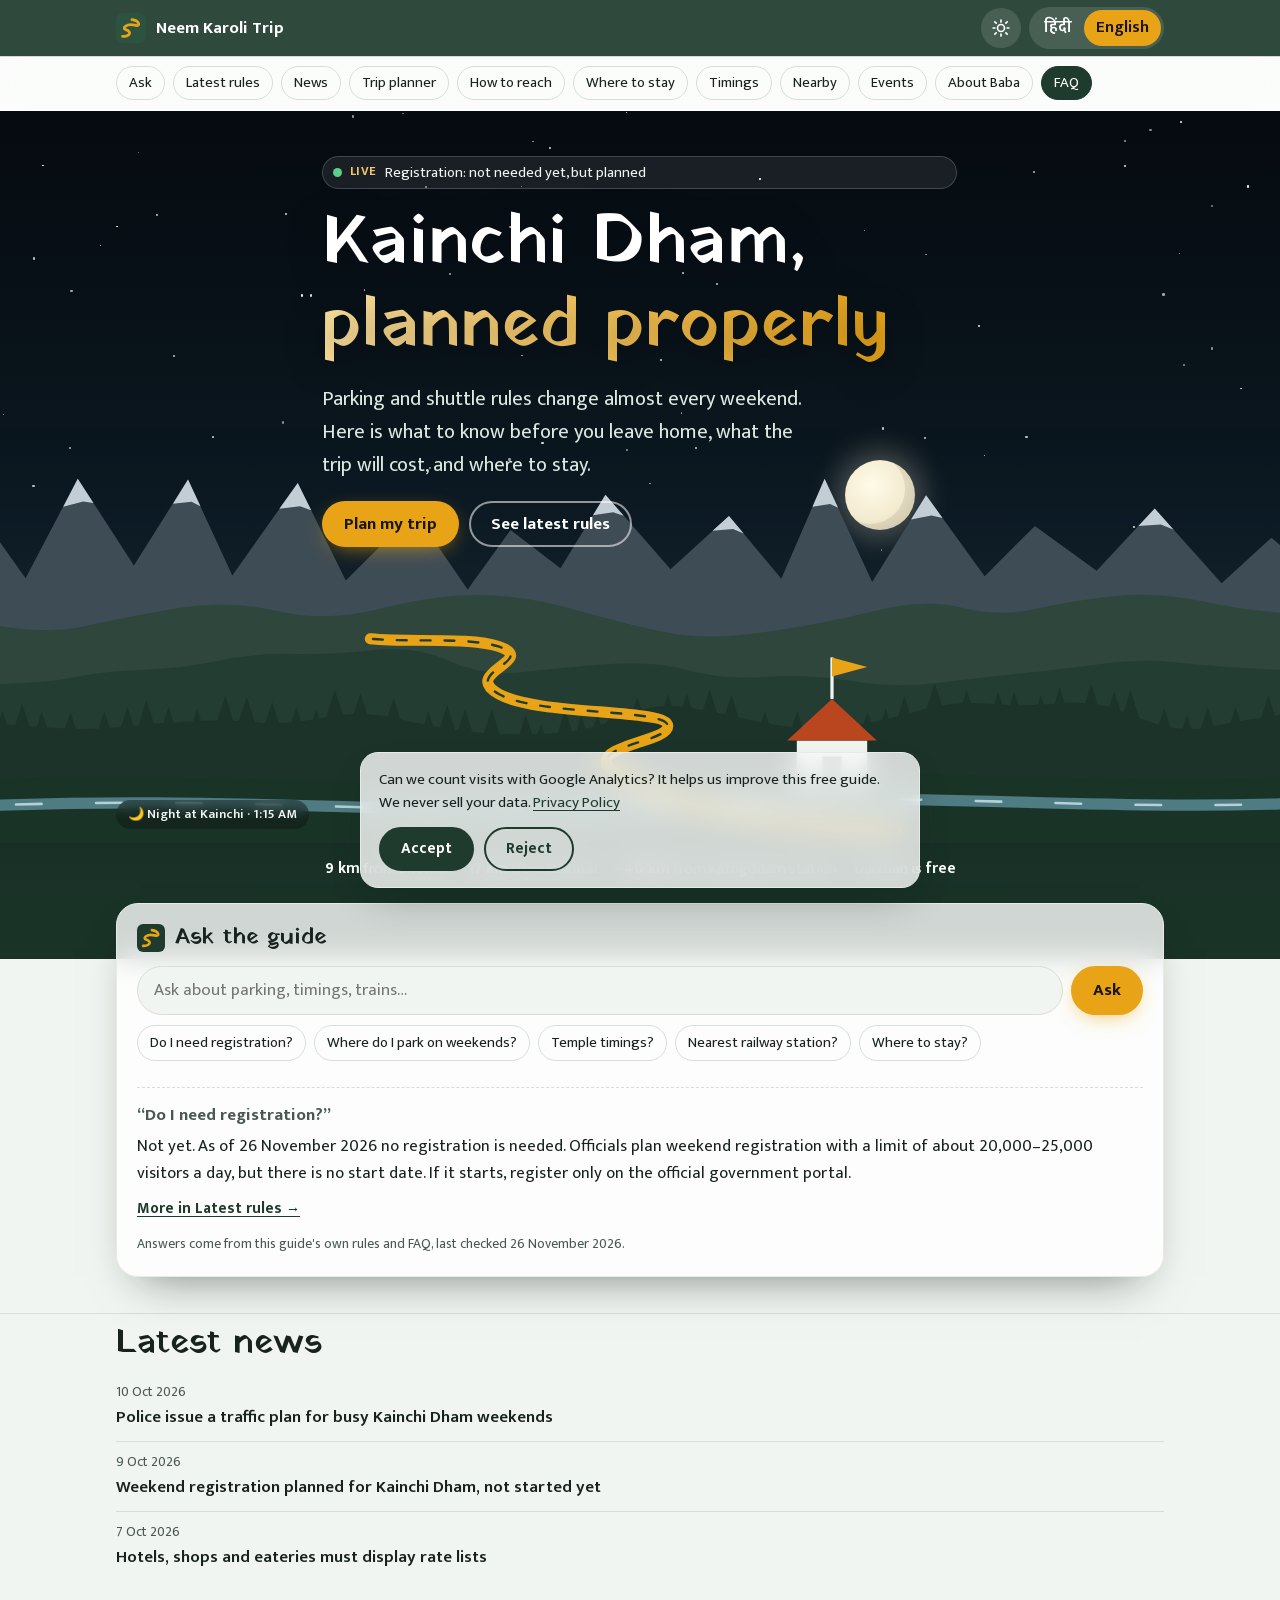
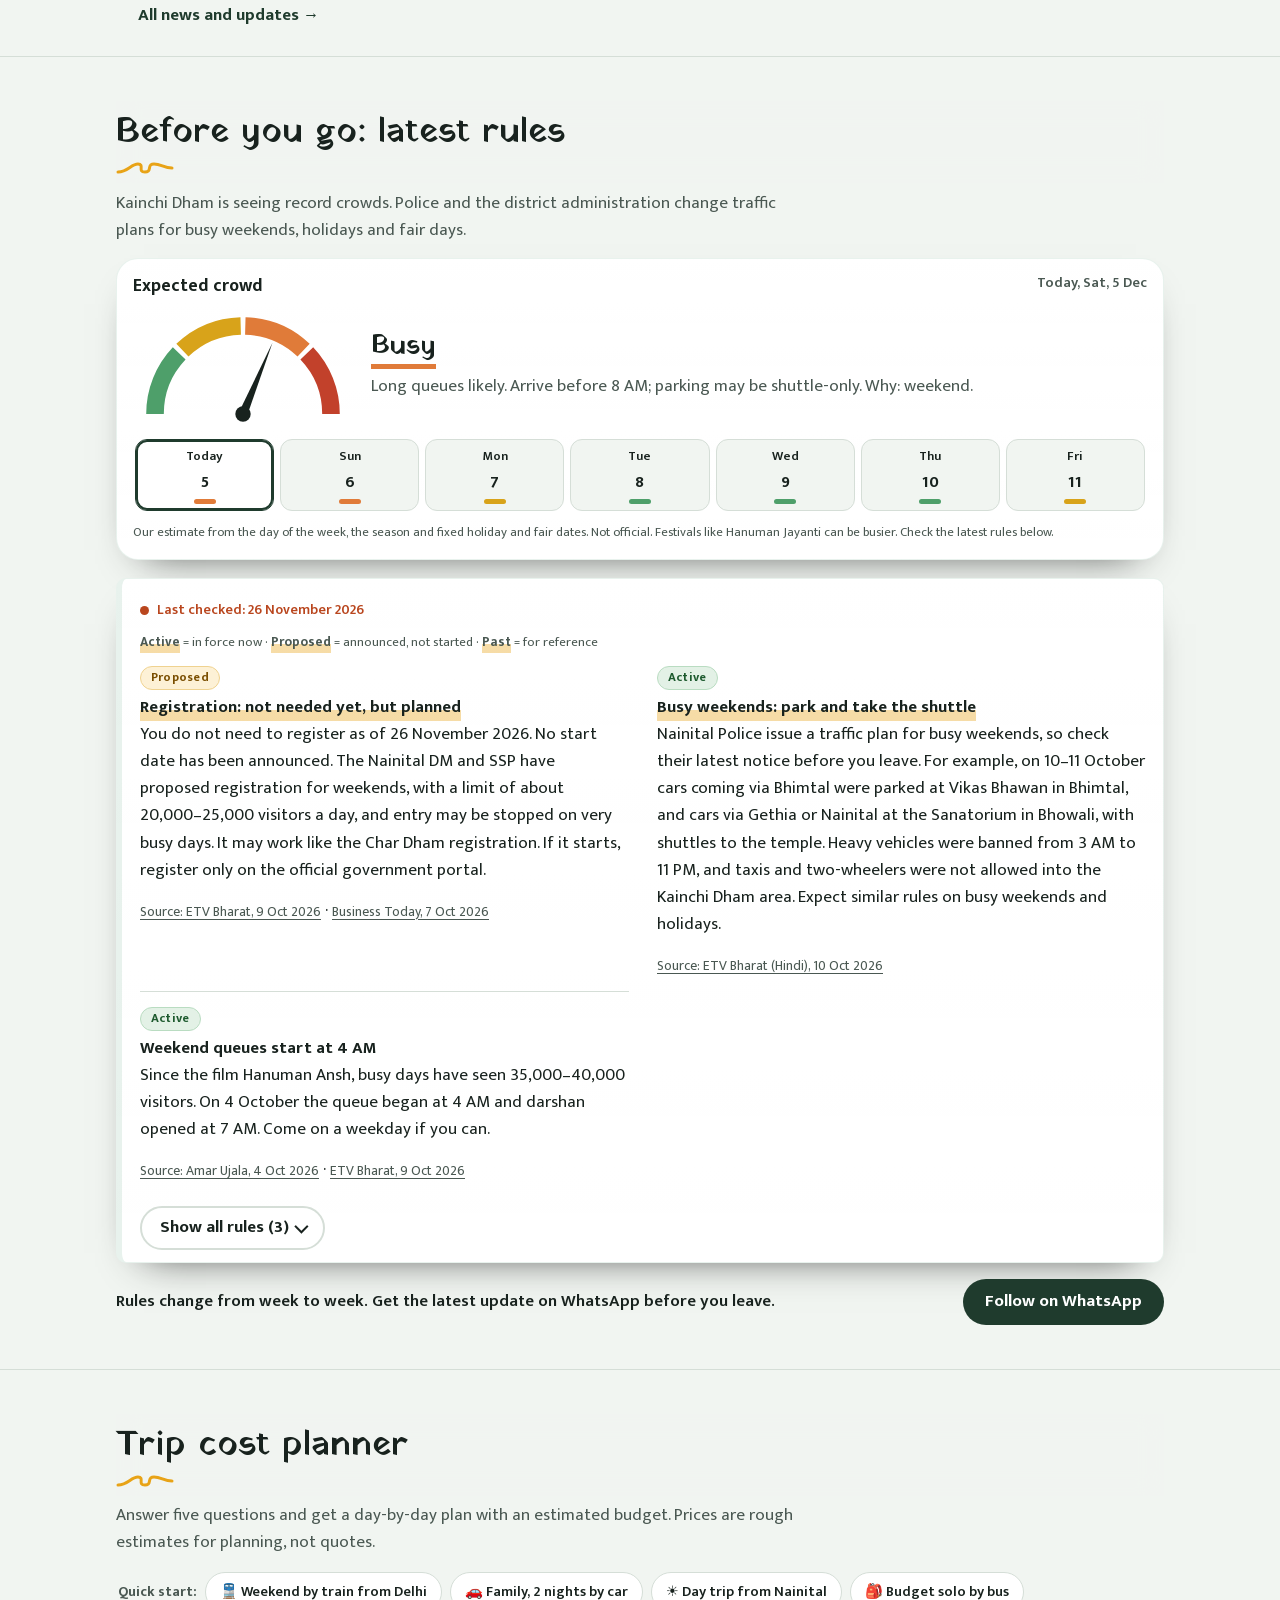
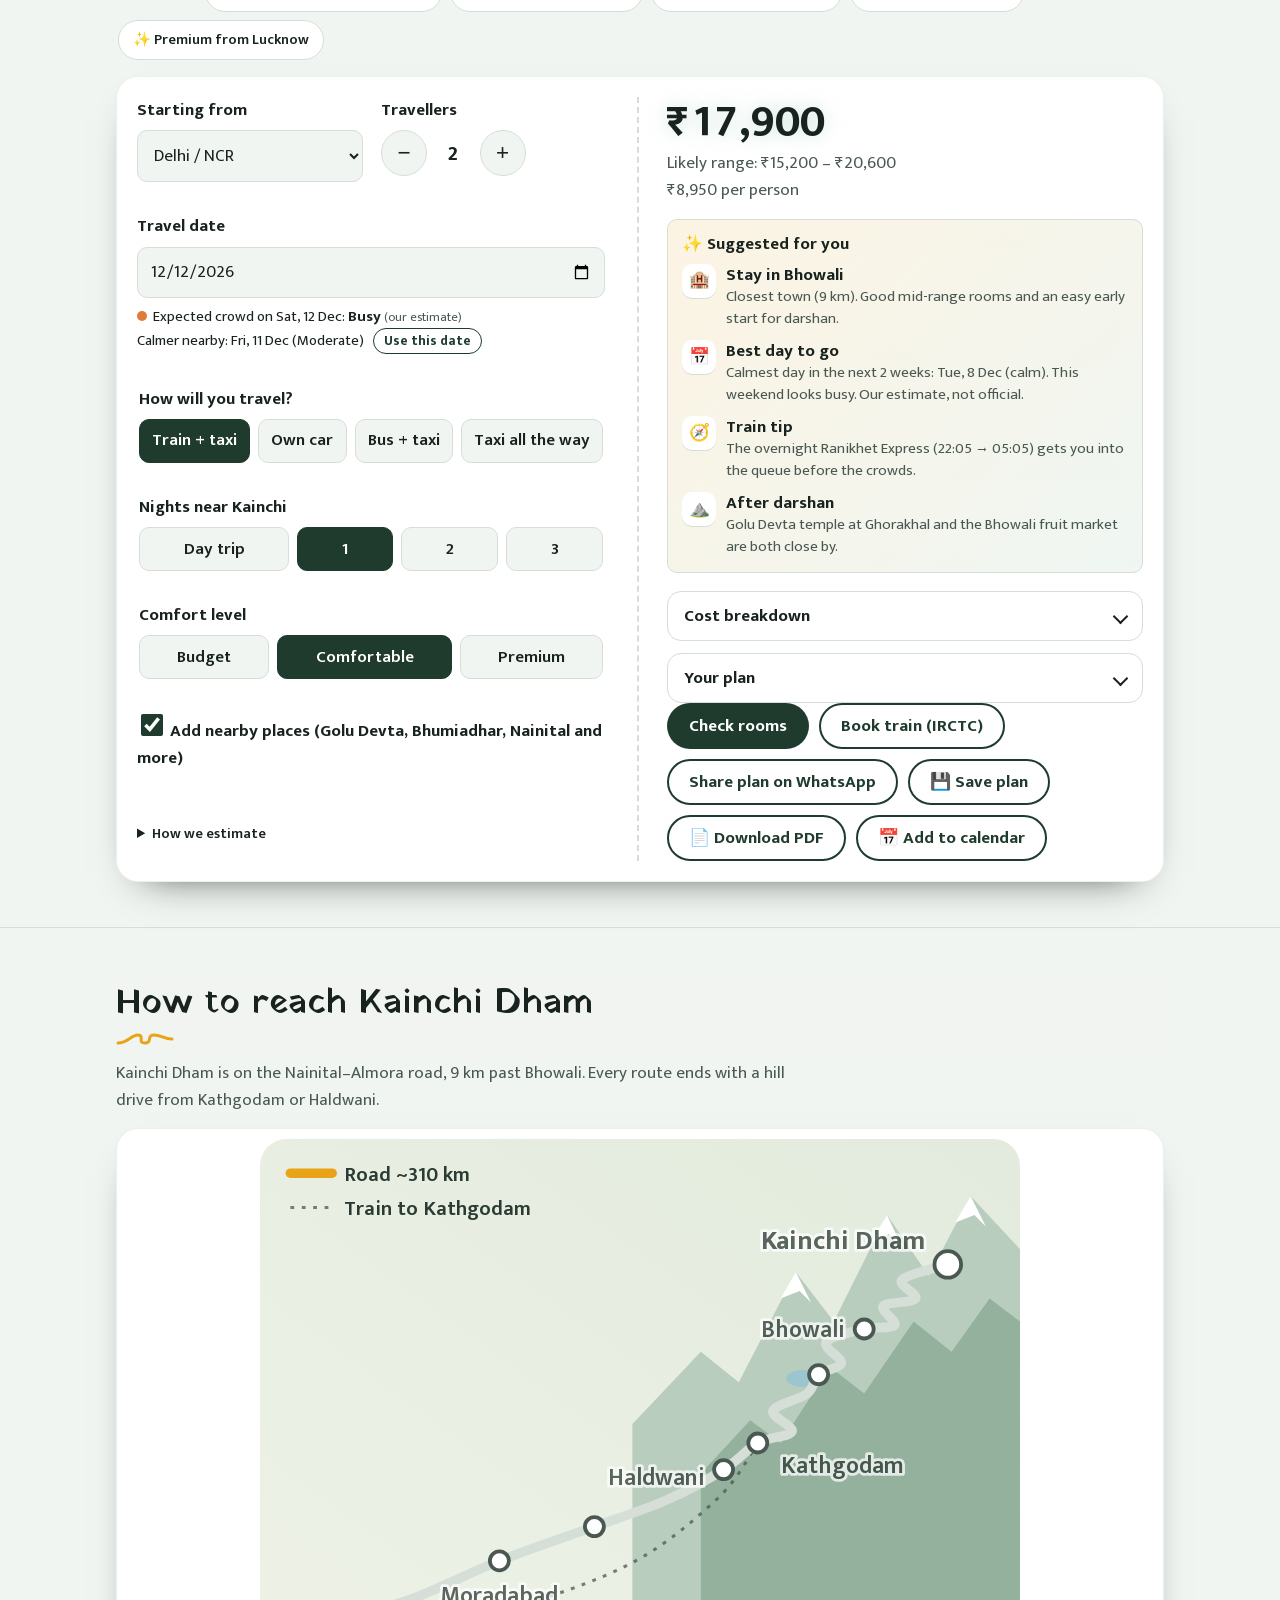
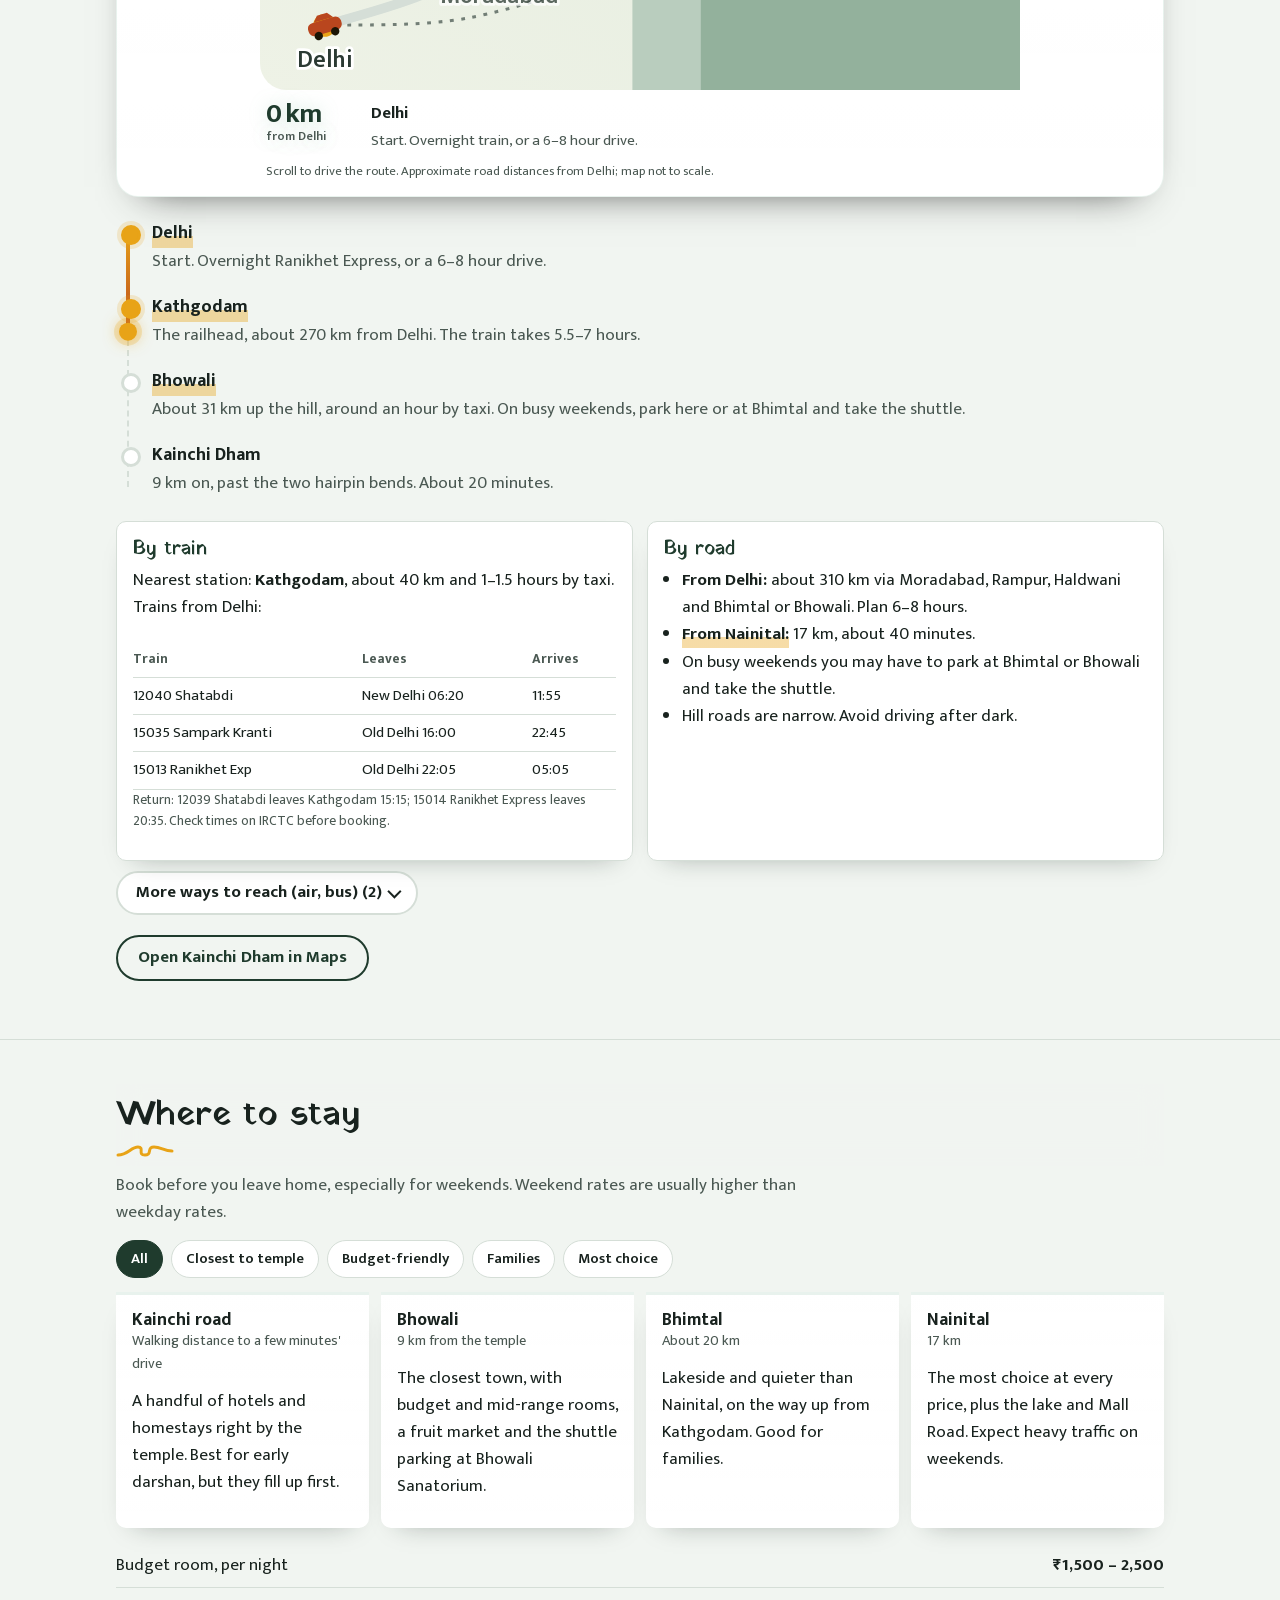
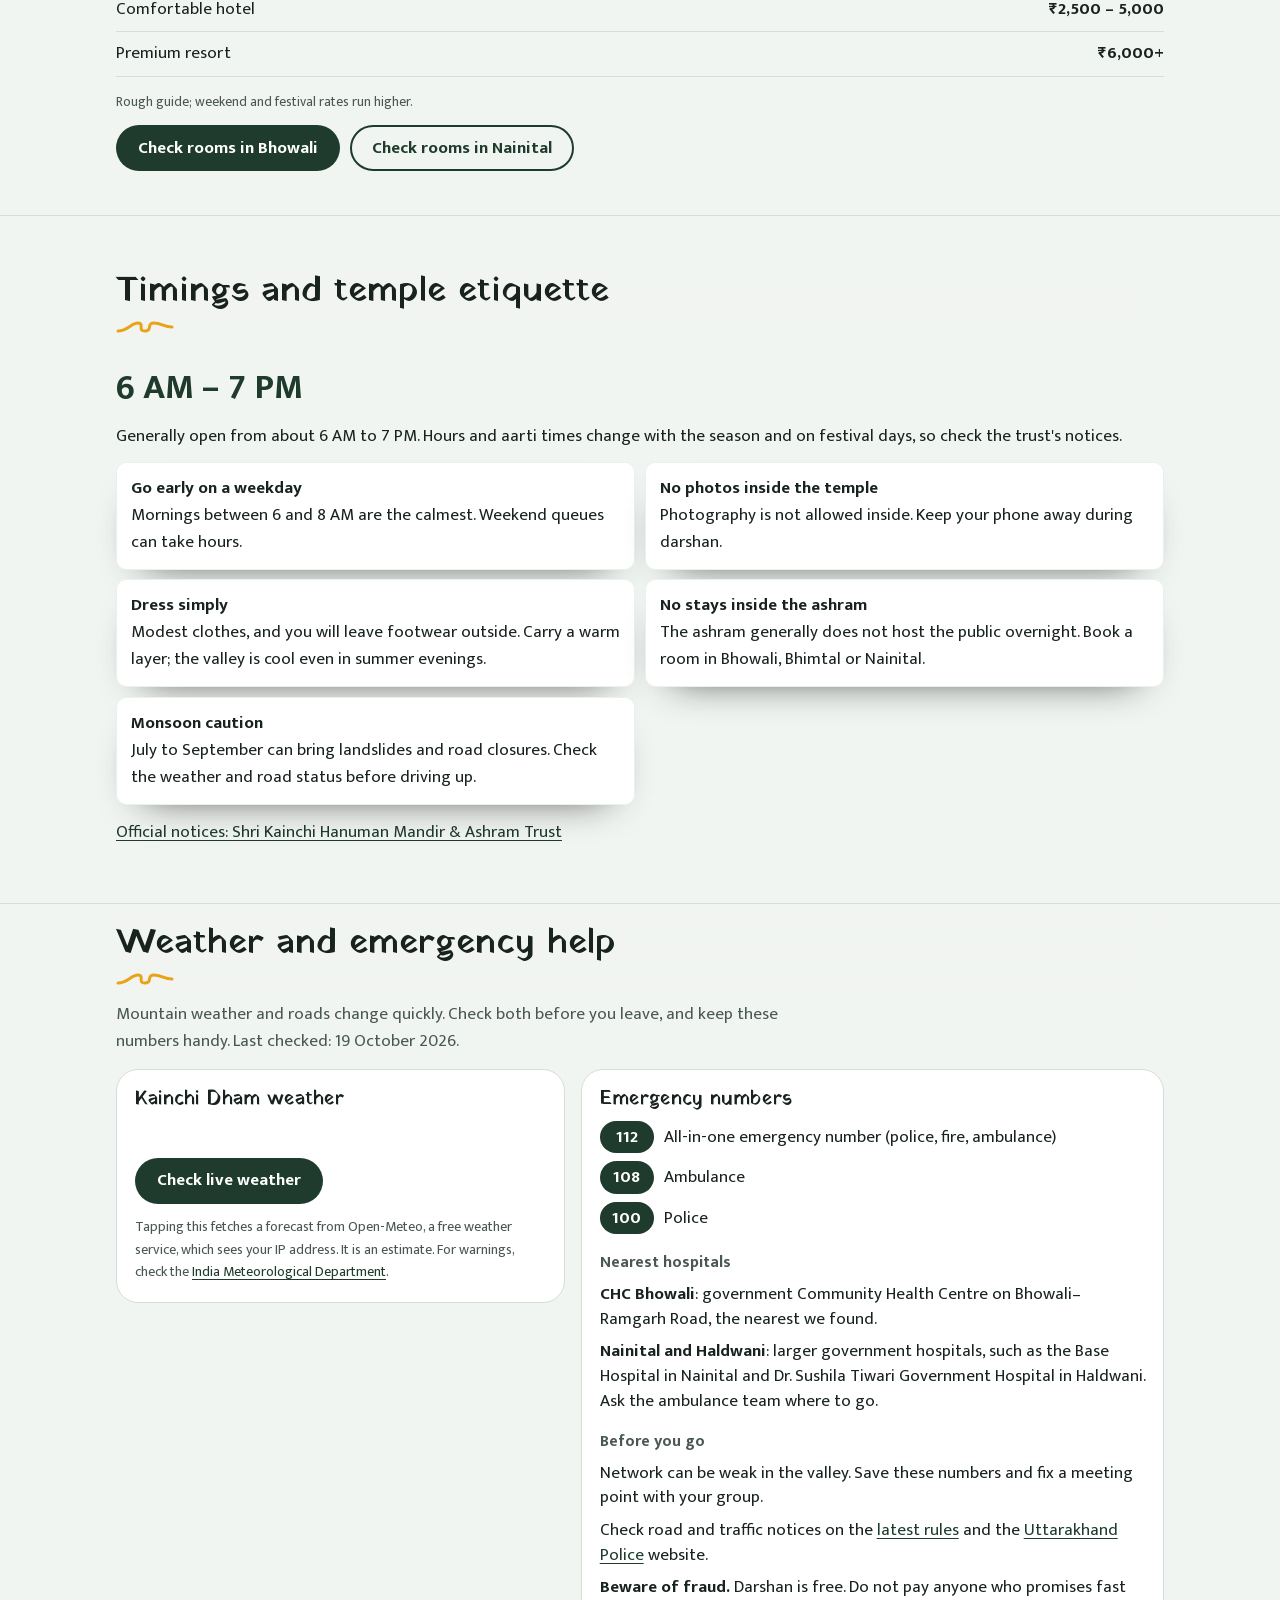
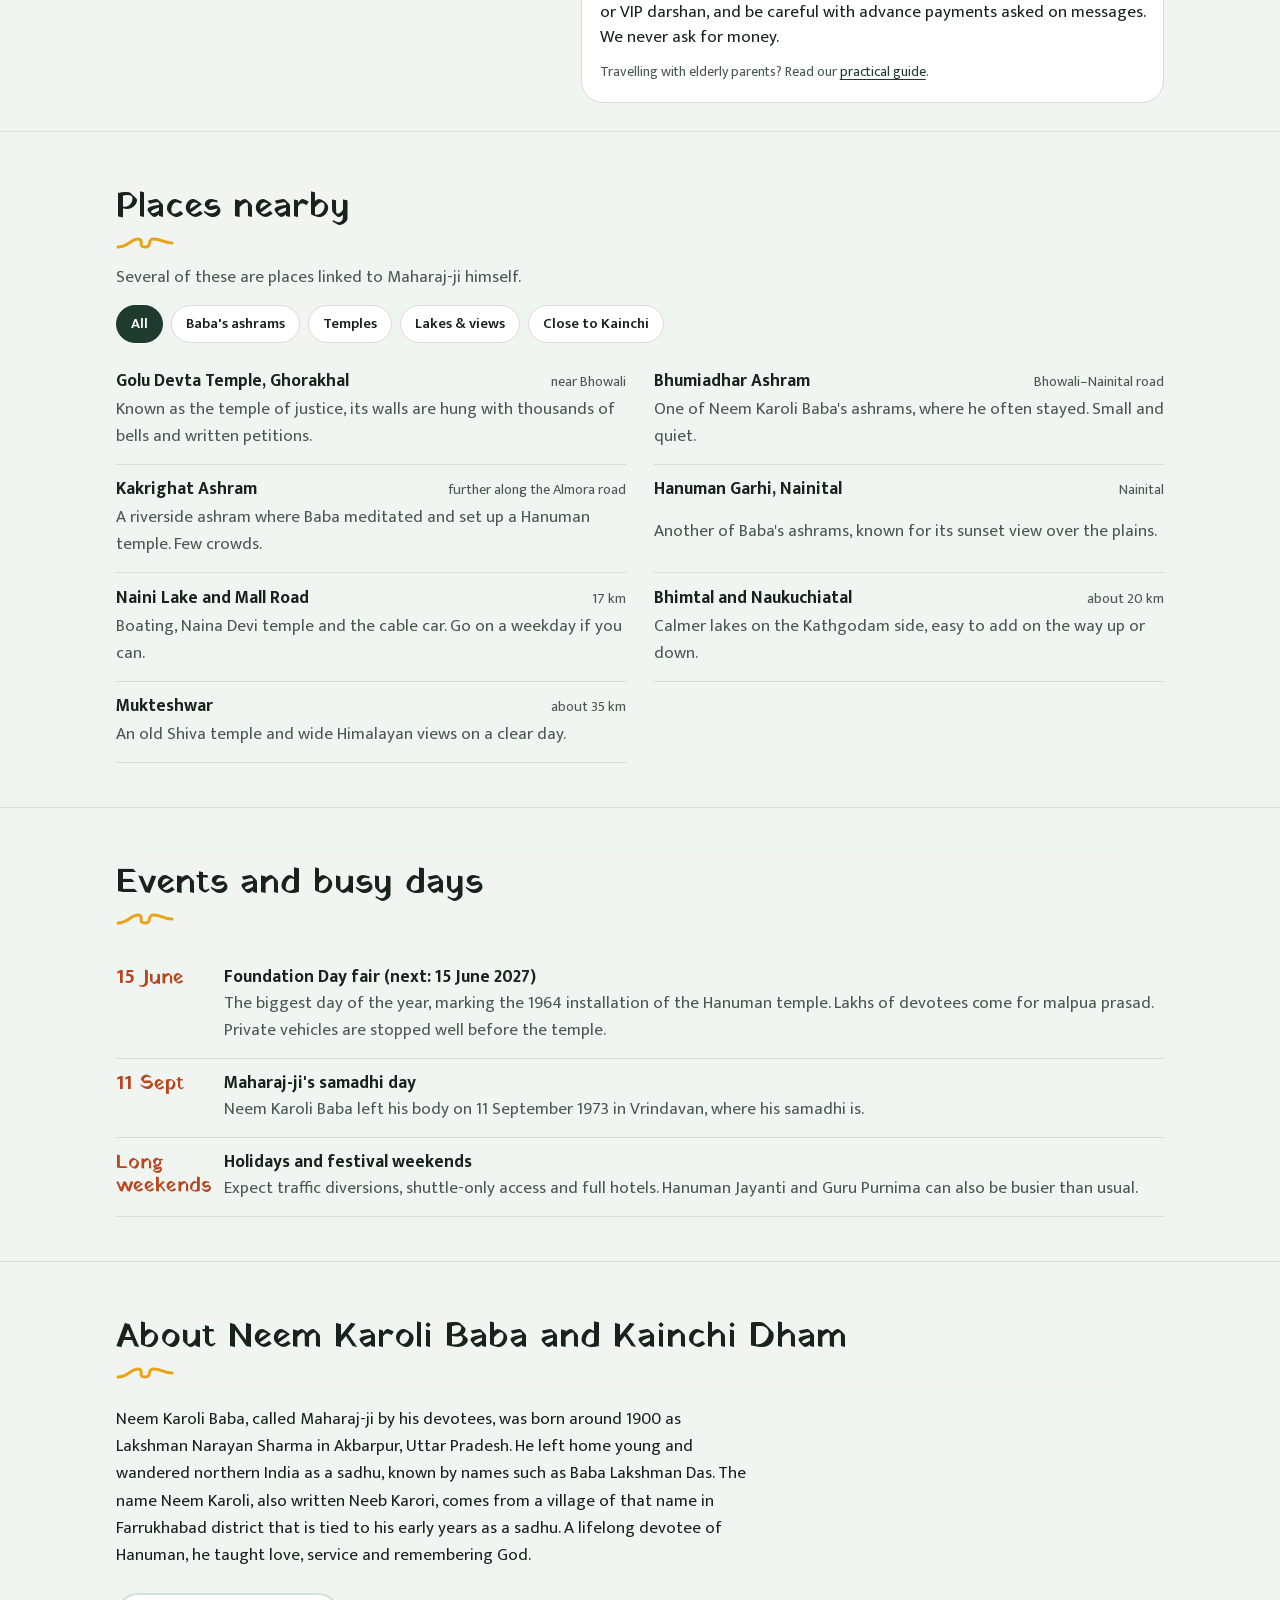
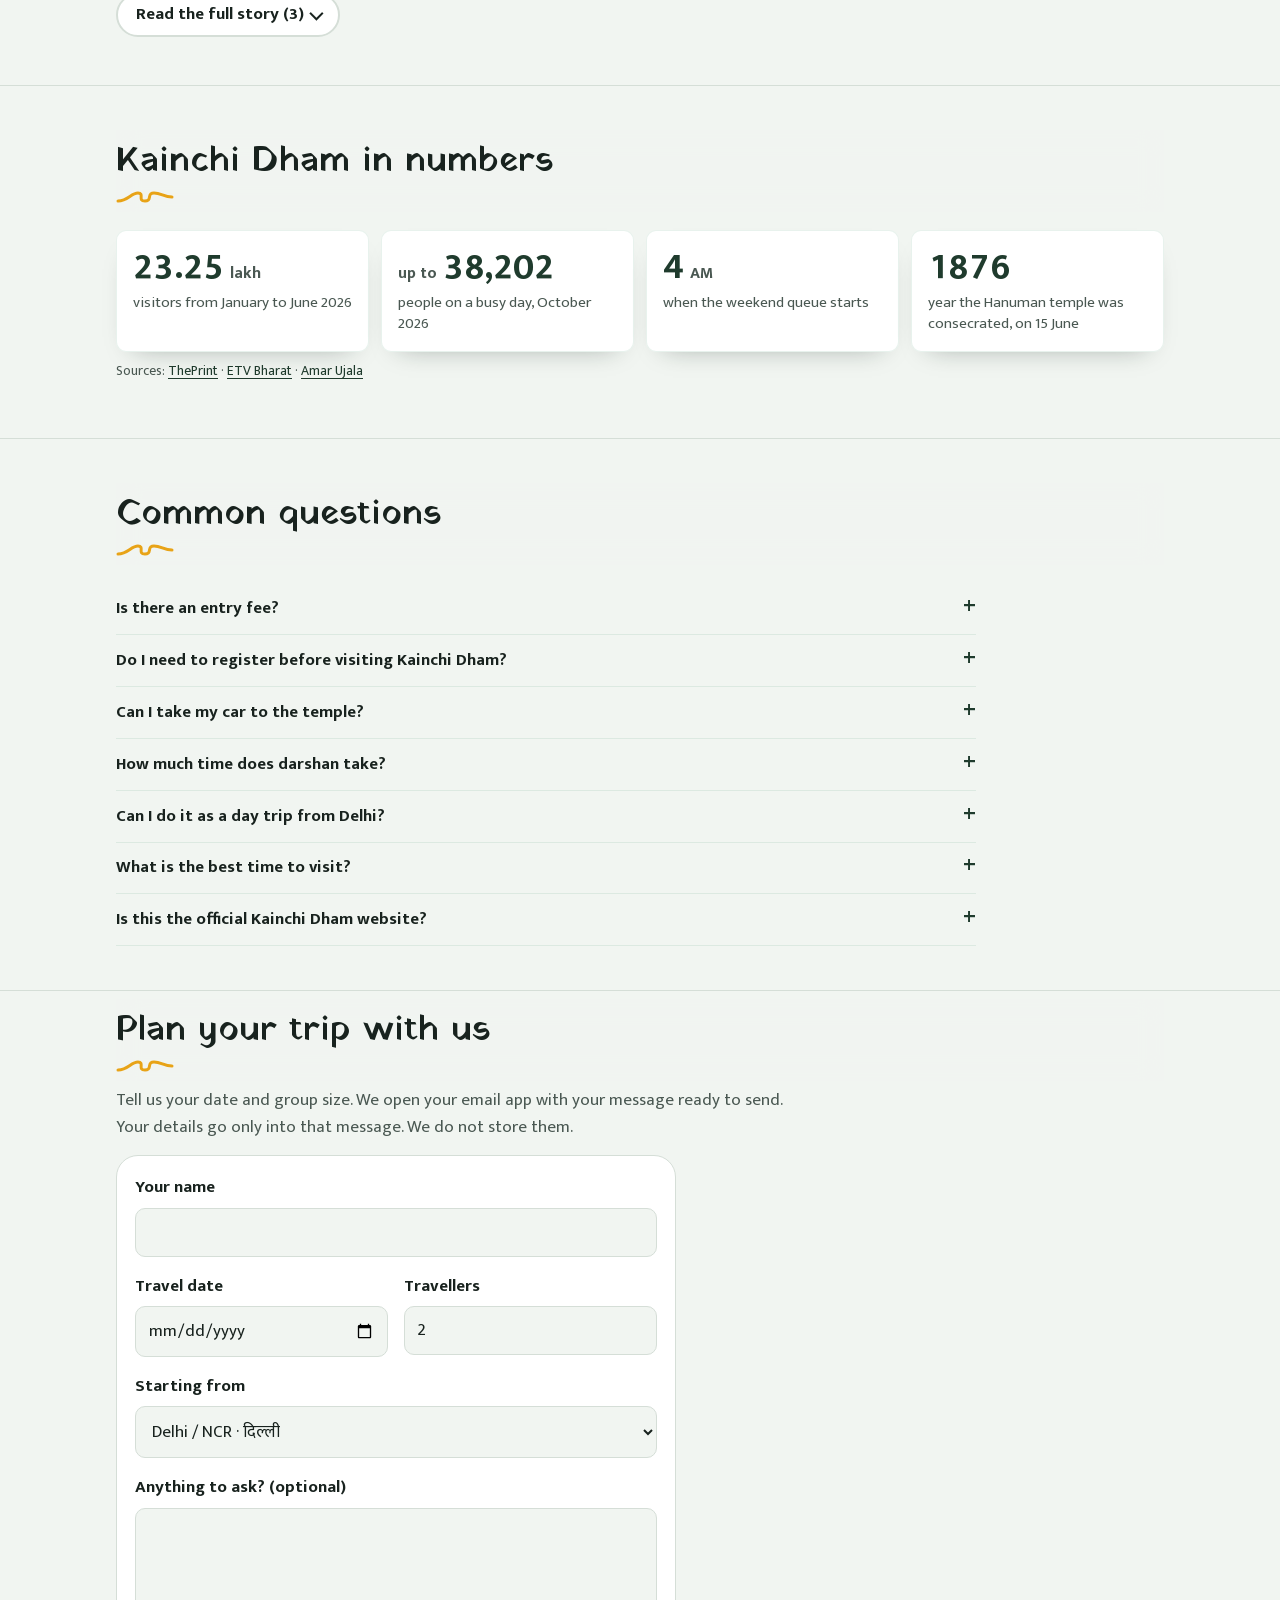
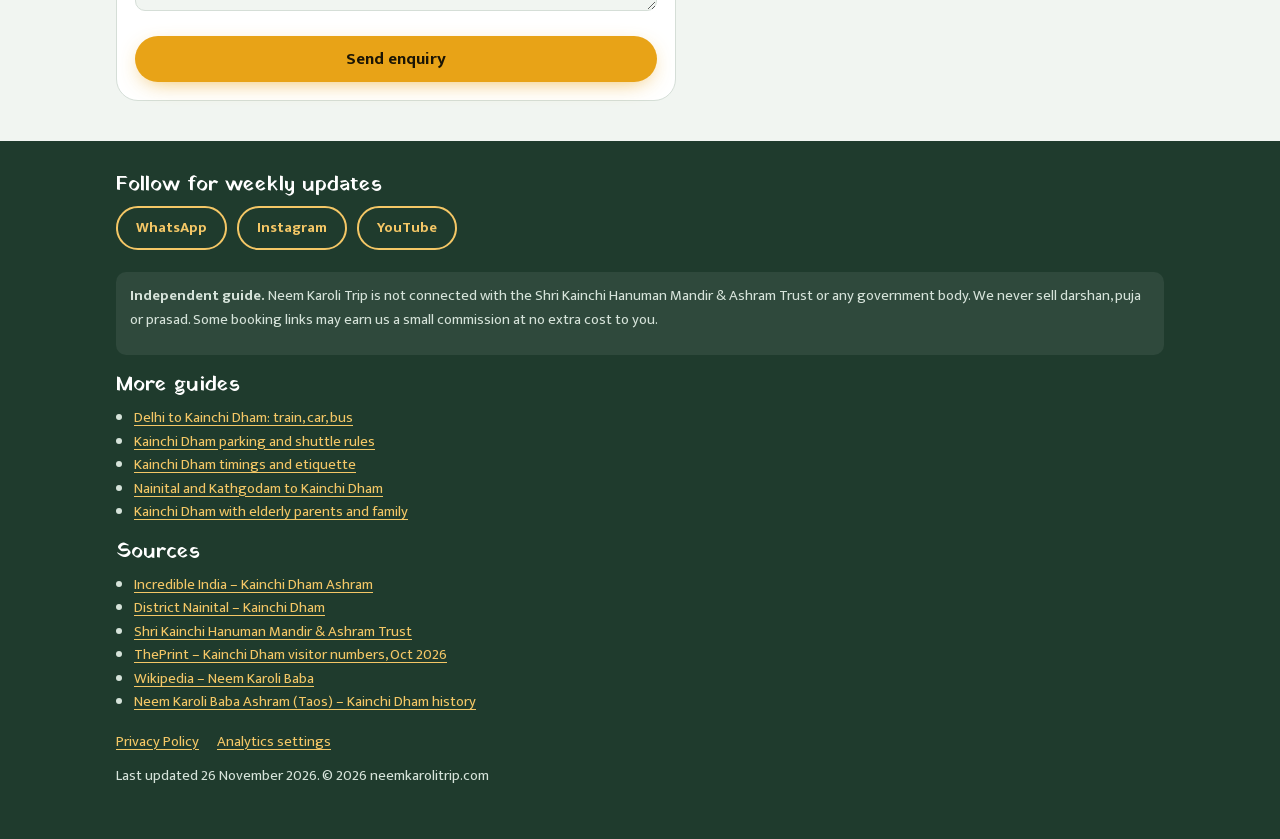
<file: index.html>
<!doctype html>
<html lang="en" data-lang="en">
<head>
<meta charset="utf-8">
<meta name="viewport" content="width=device-width, initial-scale=1">
<title>Kainchi Dham 2026: Timings, Parking &amp; Route | Neem Karoli Trip</title>
<meta name="description" content="Kainchi Dham (Neem Karoli Baba Ashram) guide: latest parking and shuttle rules, temple timings, how to reach, where to stay and a free trip cost planner.">
<link rel="canonical" href="https://neemkarolitrip.com/">
<meta name="robots" content="index, follow, max-image-preview:large">
<meta name="theme-color" content="#1F3B2D">
<script>
/* Apply the visitor's saved light/dark choice before the page paints (no flash). */
(function(){ try { var t = localStorage.getItem("nkt-theme"); if (t === "light" || t === "dark") document.documentElement.setAttribute("data-theme", t); } catch(e){} })();
</script>
<meta property="og:type" content="website">
<meta property="og:title" content="Kainchi Dham Trip Guide: rules, timings, routes and trip cost">
<meta property="og:description" content="Independent guide to visiting Neem Karoli Baba's Kainchi Dham. Latest parking and shuttle rules, how to reach, where to stay and a free cost planner.">
<meta property="og:url" content="https://neemkarolitrip.com/">
<meta property="og:locale" content="en_IN">
<meta property="og:locale:alternate" content="hi_IN">
<meta property="og:site_name" content="Neem Karoli Trip">
<meta property="og:image" content="https://neemkarolitrip.com/og-image.jpg">
<meta property="og:image:width" content="1200">
<meta property="og:image:height" content="630">
<meta property="og:image:alt" content="Kainchi Dham Trip Guide 2026 by Neem Karoli Trip: hills, the winding road and the temple by the river">
<meta name="twitter:card" content="summary_large_image">
<meta name="twitter:title" content="Kainchi Dham Trip Guide: rules, timings, routes and trip cost">
<meta name="twitter:description" content="Independent guide to visiting Neem Karoli Baba's Kainchi Dham. Latest parking and shuttle rules, how to reach, where to stay and a free cost planner.">
<meta name="twitter:image" content="https://neemkarolitrip.com/og-image.jpg">
<link rel="icon" href="/favicon.ico" sizes="48x48">
<link rel="icon" href="/favicon.svg" type="image/svg+xml">
<link rel="apple-touch-icon" href="/apple-touch-icon.png">
<link rel="manifest" href="/site.webmanifest">
<link rel="preload" href="/fonts/mukta-400-latin.woff2" as="font" type="font/woff2" crossorigin>
<link rel="preload" href="/fonts/yatra-one-latin.woff2" as="font" type="font/woff2" crossorigin>
<style>
/* Fonts hosted on this site (no third-party requests). Latin and Devanagari are split so each visitor downloads only what the page needs. */
@font-face{font-family:"Mukta";font-weight:400;font-display:swap;src:url(/fonts/mukta-400-latin.woff2) format("woff2");unicode-range:U+0000-00FF,U+0131,U+0152-0153,U+02BB-02BC,U+02C6,U+02DA,U+02DC,U+0304,U+0308,U+0329,U+2000-206F,U+20AC,U+20B9,U+2122,U+2190-2199,U+2212,U+2215,U+FEFF,U+FFFD}
@font-face{font-family:"Mukta";font-weight:400;font-display:swap;src:url(/fonts/mukta-400-deva.woff2) format("woff2");unicode-range:U+0900-097F,U+1CD0-1CF9,U+200C-200D,U+20A8,U+20F0,U+25CC,U+A830-A839,U+A8E0-A8FF}
@font-face{font-family:"Mukta";font-weight:600;font-display:swap;src:url(/fonts/mukta-600-latin.woff2) format("woff2");unicode-range:U+0000-00FF,U+0131,U+0152-0153,U+02BB-02BC,U+02C6,U+02DA,U+02DC,U+0304,U+0308,U+0329,U+2000-206F,U+20AC,U+20B9,U+2122,U+2190-2199,U+2212,U+2215,U+FEFF,U+FFFD}
@font-face{font-family:"Mukta";font-weight:600;font-display:swap;src:url(/fonts/mukta-600-deva.woff2) format("woff2");unicode-range:U+0900-097F,U+1CD0-1CF9,U+200C-200D,U+20A8,U+20F0,U+25CC,U+A830-A839,U+A8E0-A8FF}
@font-face{font-family:"Mukta";font-weight:700;font-display:swap;src:url(/fonts/mukta-700-latin.woff2) format("woff2");unicode-range:U+0000-00FF,U+0131,U+0152-0153,U+02BB-02BC,U+02C6,U+02DA,U+02DC,U+0304,U+0308,U+0329,U+2000-206F,U+20AC,U+20B9,U+2122,U+2190-2199,U+2212,U+2215,U+FEFF,U+FFFD}
@font-face{font-family:"Mukta";font-weight:700;font-display:swap;src:url(/fonts/mukta-700-deva.woff2) format("woff2");unicode-range:U+0900-097F,U+1CD0-1CF9,U+200C-200D,U+20A8,U+20F0,U+25CC,U+A830-A839,U+A8E0-A8FF}
@font-face{font-family:"Yatra One";font-display:swap;src:url(/fonts/yatra-one-latin.woff2) format("woff2");unicode-range:U+0000-00FF,U+0131,U+0152-0153,U+02BB-02BC,U+02C6,U+02DA,U+02DC,U+0304,U+0308,U+0329,U+2000-206F,U+20AC,U+20B9,U+2122,U+2190-2199,U+2212,U+2215,U+FEFF,U+FFFD}
@font-face{font-family:"Yatra One";font-display:swap;src:url(/fonts/yatra-one-deva.woff2) format("woff2");unicode-range:U+0900-097F,U+1CD0-1CF9,U+200C-200D,U+20A8,U+20F0,U+25CC,U+A830-A839,U+A8E0-A8FF}
/* Digits and the rupee sign inside Yatra One headings come from Mukta Bold, so every number looks the same */
@font-face{font-family:"Yatra One";font-display:swap;src:url(/fonts/mukta-700-latin.woff2) format("woff2");unicode-range:U+0030-0039,U+20B9}
/* Fallbacks sized to match our fonts, so text doesn't jump when the real fonts arrive */
@font-face{font-family:"Mukta Fallback";src:local("Arial"),local("Roboto"),local("Helvetica Neue"),local("Liberation Sans");size-adjust:93.8%;ascent-override:120.5%;descent-override:56.7%;line-gap-override:0%}
@font-face{font-family:"Mukta Fallback";font-weight:600 700;src:local("Arial Bold"),local("Roboto Bold"),local("Helvetica Neue Bold"),local("Liberation Sans Bold");size-adjust:92.4%;ascent-override:122.3%;descent-override:57.6%;line-gap-override:0%}
@font-face{font-family:"Yatra Fallback";src:local("Arial"),local("Roboto"),local("Helvetica Neue"),local("Liberation Sans");size-adjust:110.5%;ascent-override:89.7%;descent-override:44.1%;line-gap-override:0%}
</style>

<script type="application/ld+json">
{
  "@context": "https://schema.org",
  "@graph": [
    {
      "@type": "WebSite",
      "name": "Neem Karoli Trip",
      "url": "https://neemkarolitrip.com/",
      "inLanguage": ["en-IN", "hi-IN"],
      "publisher": {
        "@type": "Organization",
        "name": "Neem Karoli Trip",
        "url": "https://neemkarolitrip.com/",
        "sameAs": [
          "https://www.instagram.com/neemkarolitrip/",
          "https://www.youtube.com/@NeemKaroliTrip",
          "https://whatsapp.com/channel/0029VbDgY4nIiRoyCXgAjm0I"
        ]
      }
    },
    {
      "@type": "TouristAttraction",
      "name": "Kainchi Dham (Neem Karoli Baba Ashram)",
      "description": "Hanuman temple and ashram founded by Neem Karoli Baba on the Nainital–Almora road, 9 km from Bhowali and 17 km from Nainital, Uttarakhand.",
      "address": {"@type": "PostalAddress", "addressLocality": "Kainchi Dham, Nainital", "addressRegion": "Uttarakhand", "postalCode": "263132", "addressCountry": "IN"},
      "isAccessibleForFree": true
    },
    {
      "@type": "FAQPage",
      "mainEntity": [
        {"@type": "Question", "name": "What are the Kainchi Dham temple timings?", "acceptedAnswer": {"@type": "Answer", "text": "The temple is generally open from about 6:00 AM to 7:00 PM. Hours change on festival days, so check the temple trust's notices before you go."}},
        {"@type": "Question", "name": "Is there an entry fee at Kainchi Dham?", "acceptedAnswer": {"@type": "Answer", "text": "No. Darshan at Kainchi Dham is free."}},
        {"@type": "Question", "name": "Do I need registration to visit Kainchi Dham?", "acceptedAnswer": {"@type": "Answer", "text": "Not yet. As of 26 November 2026 no registration is needed. Officials plan weekend registration with a daily limit of about 20,000 to 25,000 visitors, but no start date has been announced."}},
        {"@type": "Question", "name": "Can I drive my own car to Kainchi Dham?", "acceptedAnswer": {"@type": "Answer", "text": "On normal weekdays you can drive up to the parking areas. On busy weekends, holidays and fair days, police send private vehicles to set parking lots such as Bhimtal Vikas Bhawan or Bhowali Sanatorium, and shuttles take visitors to the temple."}},
        {"@type": "Question", "name": "Can I stay inside the Kainchi Dham ashram?", "acceptedAnswer": {"@type": "Answer", "text": "The ashram generally does not offer overnight stays to the public. Book a hotel or homestay in Bhowali, Bhimtal or Nainital before you travel."}},
        {"@type": "Question", "name": "Which is the nearest railway station to Kainchi Dham?", "acceptedAnswer": {"@type": "Answer", "text": "Kathgodam, about 40 km away (around 1 to 1.5 hours by taxi)."}},
        {"@type": "Question", "name": "What is the best time to visit Kainchi Dham?", "acceptedAnswer": {"@type": "Answer", "text": "March to June and September to November have the best weather. Weekday mornings are the calmest time for darshan."}}
      ]
    }
  ]
}
</script>

<style id="critical">/* AUTO-GENERATED by tools/make-critical.py: the rules the first screen needs. Edit style.css, then re-run the tool. */
:root{--pine:#1F3B2D;--pine-2:#2C5240;--marigold:#E8A317;--sindoor:#B9461E;--river:#3F6670;--mist:#F1F5F1;--paper:#FFFFFF;--ink:#18221E;--ink-2:#4A5852;--line:#D5DED7;--bg:var(--mist);--surface:var(--paper);--text:var(--ink);--muted:var(--ink-2);--accent:var(--pine);--accent-ink:#FFFFFF;--hl:var(--marigold);--alert:var(--sindoor);--radius-lg:22px;--radius-sm:10px;}@media (prefers-color-scheme: dark){:root:not([data-theme="light"]){--bg:#0F1915;--surface:#16231D;--text:#E6EDE8;--muted:#A7B6AE;--line:#2A3B33;--accent:#7FB79A;--accent-ink:#0F1915;--hl:#F0B73A;--alert:#F08A5D;color-scheme:dark;}}:root[data-theme="dark"]{--bg:#0F1915;--surface:#16231D;--text:#E6EDE8;--muted:#A7B6AE;--line:#2A3B33;--accent:#7FB79A;--accent-ink:#0F1915;--hl:#F0B73A;--alert:#F08A5D;color-scheme:dark;}*{box-sizing:border-box}html{scroll-behavior:smooth;-webkit-text-size-adjust:100%}@media (prefers-reduced-motion: reduce){html{scroll-behavior:auto}}body{margin:0;background:var(--bg);color:var(--text);font-family:"Mukta","Mukta Fallback",system-ui,-apple-system,"Segoe UI",sans-serif;font-size:17px;line-height:1.6;}html[data-lang="en"] body [lang="hi"],html[data-lang="hi"] body [lang="en"]{display:none !important}a{color:var(--accent);text-underline-offset:3px}h1,h2,h3{font-family:"Yatra One","Yatra Fallback","Mukta","Mukta Fallback",serif;font-weight:400;line-height:1.2;margin:0}h2{font-size:clamp(1.6rem,4.5vw,2.2rem);color:var(--text)}p{margin:0 0 .8em}.wrap{max-width:860px;margin:0 auto;padding:0 16px}.sr-only{position:absolute;width:1px;height:1px;overflow:hidden;clip:rect(0 0 0 0);white-space:nowrap}.bar{position:sticky;top:0;z-index:20;background:var(--pine);color:#fff;box-shadow:0 1px 0 rgba(0,0,0,.15)}.bar .wrap{display:flex;align-items:center;justify-content:space-between;gap:12px;min-height:56px}.brand{display:flex;align-items:center;gap:10px;color:#fff;text-decoration:none;font-weight:700;font-size:1.05rem}.brand svg{flex:none}.lang{display:flex;background:rgba(255,255,255,.12);border-radius:999px;padding:3px}.lang button{border:0;background:transparent;color:#fff;font:inherit;font-weight:600;padding:4px 12px;border-radius:999px;cursor:pointer}.lang button[aria-pressed="true"]{background:var(--marigold);color:#1B1505}.chips{background:var(--surface);border-bottom:1px solid var(--line);position:sticky;top:56px;z-index:19}.chips-in{display:flex;align-items:center;max-width:860px;margin:0 auto}.chips nav{display:flex;gap:8px;overflow-x:auto;padding:10px 16px;flex:1;min-width:0;scrollbar-width:none;-webkit-mask-image:linear-gradient(to right,#000 calc(100% - 26px),transparent);mask-image:linear-gradient(to right,#000 calc(100% - 26px),transparent)}.chips nav.at-end{-webkit-mask-image:none;mask-image:none}.chips a{flex:none;text-decoration:none;color:var(--text);border:1px solid var(--line);border-radius:999px;padding:4px 12px;font-size:.92rem;white-space:nowrap}.hero{background:var(--pine);color:#fff;overflow:hidden}.hero .wrap{padding-top:28px;padding-bottom:0}.hero h1{font-size:clamp(2.1rem,8vw,3.6rem);color:#fff;max-width:8.58em}.hero .lede{font-size:1.1rem;max-width:36ch;color:#DCE8E0;margin:14px 0 20px}.cta{display:flex;flex-wrap:wrap;gap:10px;margin-bottom:8px}.btn{display:inline-flex;align-items:center;justify-content:center;gap:8px;min-height:46px;padding:0 20px;border-radius:999px;font:inherit;font-weight:700;text-decoration:none;border:2px solid transparent;cursor:pointer}.btn-main{background:var(--marigold);color:#1B1505}.btn-ghost{border-color:rgba(255,255,255,.55);color:#fff;background:transparent}.facts{display:flex;flex-wrap:wrap;gap:6px 18px;font-size:.95rem;color:#CFE0D5;padding:14px 0 22px}.facts b{color:#fff;font-weight:700}section{padding:44px 0;border-bottom:1px solid var(--line);scroll-margin-top:104px}.sec-head{margin-bottom:18px}.sec-head p{color:var(--muted);margin-top:6px;max-width:60ch}.src{font-size:.85rem;color:var(--muted)}.route ul{margin:6px 0 0;padding-left:18px}.dos li{background:var(--surface);border:1px solid var(--line);border-radius:var(--radius-sm);padding:12px 14px}.dos b{display:block}.places p{grid-column:1 / -1;margin:0;color:var(--muted)}.events p{margin:2px 0 0;color:var(--muted)}.story p{max-width:64ch}.story .pull{font-family:"Yatra One","Yatra Fallback",serif;max-width:39.23em;font-size:1.35rem;line-height:1.35;color:var(--accent);border-left:4px solid var(--hl);padding-left:14px;margin:18px 0}details.faq{border-bottom:1px solid var(--line);padding:12px 0}details.faq summary{cursor:pointer;font-weight:700;font-size:1.05rem;list-style:none;display:flex;justify-content:space-between;gap:12px}details.faq summary::after{content:"+";font-size:1.4rem;line-height:1;color:var(--accent)}details.faq p{margin:8px 0 0;color:var(--muted)}:root{--hill-0:#6E8377;  /* far Himalaya, hazy */--snow:#F3E6CC;    /* snow caps in sunrise light */--hill-1:#4A6A57;--hill-2:#355F4A;--hill-3:#24463A;--hill-4:#1A3327;  /* river bank */--ease:cubic-bezier(.2,.7,.2,1);}.bar{top:env(safe-area-inset-top,0px)}.chips{top:calc(56px + env(safe-area-inset-top,0px))}.chips a{transition:background .25s,border-color .25s,color .25s}.progress{position:absolute;left:0;right:0;bottom:-3px;height:3px;pointer-events:none}.progress span{display:block;height:100%;background:linear-gradient(90deg,var(--marigold),#F4C766);transform-origin:0 50%;transform:scaleX(0);box-shadow:0 0 10px rgba(232,163,23,.55)}.hero{position:relative;background:linear-gradient(180deg,#10211A 0%,var(--pine) 48%,var(--hill-4) 100%)}.hero .scene + .wrap{padding-top:0}.hero-copy{position:relative;z-index:2;will-change:transform,opacity}.hero-copy > *{animation:rise .9s var(--ease) both}.hero-copy > :nth-child(2){animation-delay:.08s}.hero-copy > :nth-child(3){animation-delay:.16s}.hero-copy > :nth-child(4){animation-delay:.24s}.live{display:inline-flex;align-items:center;gap:8px;max-width:100%;padding:6px 14px 6px 10px;margin-bottom:14px;border-radius:999px;background:rgba(255,255,255,.08);border:1px solid rgba(255,255,255,.18);color:#F1F5F1;text-decoration:none;font-size:.92rem;line-height:1.3;-webkit-backdrop-filter:blur(6px);backdrop-filter:blur(6px)}.live .dot{flex:none;width:9px;height:9px;border-radius:50%;background:#5BD08A;animation:ping 2s infinite}.live .tag{flex:none;font-weight:700;color:#F4C766;letter-spacing:.04em;text-transform:uppercase;font-size:.78rem}.live-text{min-width:0;overflow:hidden;text-overflow:ellipsis;white-space:nowrap;transition:opacity .35s,transform .35s}.scene{position:relative;height:clamp(220px,41vw,640px);margin-top:4px;overflow:hidden;background:linear-gradient(180deg,rgba(232,163,23,0) 0%,rgba(232,163,23,.20) 55%,rgba(185,70,30,.30) 100%)}.scene .layer{position:absolute;left:0;bottom:0;width:100%;height:80%;will-change:transform}.sun{position:absolute;left:56%;top:2%;width:clamp(90px,18vw,170px);aspect-ratio:1;border-radius:50%;background:radial-gradient(circle,#FFE9B0 0%,#F4C766 34%,rgba(232,163,23,.42) 56%,rgba(232,163,23,0) 72%);animation:sunrise 2.8s var(--ease) both}@media (min-width:760px){.scene{height:min(32.5vw,620px)}.scene .layer{height:100%}.sun{top:6%;width:clamp(120px,13vw,200px)}}.road{stroke-dasharray:1;stroke-dashoffset:1;animation:draw 2.4s .5s var(--ease) forwards}.river{stroke-dasharray:16 34;opacity:.8;animation:flow 6s linear infinite}.flag{transform-box:fill-box;transform-origin:0 50%;animation:wave 2.8s ease-in-out infinite}.door-glow{opacity:0;animation:doorglow 4.5s 2.8s ease-in-out infinite}.lights{position:absolute;inset:0;pointer-events:none}.lights i{position:absolute;left:var(--x);bottom:7%;width:6px;height:9px;border-radius:50% 50% 50% 50%/60% 60% 40% 40%;background:radial-gradient(circle at 50% 60%,#FFF3C4 0%,#F4C766 45%,rgba(232,163,23,0) 76%);box-shadow:0 0 12px 3px rgba(244,199,102,.5);opacity:0;animation:float var(--d) var(--t) linear infinite}.btn{position:relative;overflow:hidden;transition:transform .2s var(--ease),box-shadow .3s,background .3s,color .3s,border-color .3s}.btn-main{box-shadow:0 6px 22px -8px rgba(232,163,23,.8)}.btn-main::after{content:"";position:absolute;inset:0;pointer-events:none;background:linear-gradient(110deg,transparent 35%,rgba(255,255,255,.55) 50%,transparent 65%);transform:translateX(-130%);animation:sheen 6s 2.2s ease-in-out infinite}.ask{padding:0 0 36px;background:linear-gradient(180deg,var(--hill-4) 0 56px,var(--bg) 56px)}.ask-card{background:var(--surface);border:1px solid var(--line);border-radius:var(--radius-lg);padding:20px;box-shadow:0 22px 44px -24px rgba(10,20,15,.55)}.ask-card h2{display:flex;align-items:center;gap:10px;font-size:1.45rem}.ask-card h2 svg{flex:none}.ask-form{display:flex;gap:8px;margin:14px 0 10px}.ask-form input{flex:1;min-width:0;font:inherit;padding:10px 16px;border:1.5px solid var(--line);border-radius:999px;background:var(--bg);color:var(--text);min-height:48px;transition:border-color .2s,box-shadow .2s}.ask-form .btn{flex:none;min-height:48px}.ask-chips{display:flex;flex-wrap:wrap;gap:8px}.ask-chips button{font:inherit;font-size:.92rem;border:1px solid var(--line);background:transparent;color:var(--text);border-radius:999px;padding:5px 12px;cursor:pointer;transition:border-color .2s,color .2s}.ask-out{margin-top:16px;border-top:1px dashed var(--line);padding-top:14px;min-height:5.5em}.ask-q{font-weight:700;margin:0 0 4px;color:var(--muted)}.ask-q::before{content:"\201C"}.ask-q::after{content:"\201D"}.ask-a{margin:0 0 8px;font-size:1.05rem}.stat .big small{font-family:"Mukta","Mukta Fallback",system-ui,sans-serif;font-size:1rem;font-weight:700;color:var(--muted)}.stat p{margin:6px 0 0;color:var(--muted);font-size:.95rem;line-height:1.35}.journey .leg{display:block;color:var(--muted)}.hl-sweep{background:linear-gradient(transparent 60%,rgba(232,163,23,.38) 60%) no-repeat 0 0/0% 100%;transition:background-size .9s var(--ease) .15s}.sec-head{display:contents}.sec-head > p{max-width:60ch}.sec-head > :last-child{margin-bottom:18px}.scene{transform-origin:62% 100%;will-change:transform}@media (prefers-reduced-motion: reduce){*,*::before,*::after{animation:none !important;transition:none !important}.lights{display:none}.road{stroke-dashoffset:0}}.toast{position:fixed;left:50%;bottom:20px;z-index:70;transform:translate(-50%,24px);opacity:0;pointer-events:none;display:flex;align-items:center;gap:10px;width:max-content;max-width:calc(100vw - 32px);padding:12px 18px;border-radius:999px;background:var(--pine);color:#fff;font-weight:600;font-size:.95rem;box-shadow:0 14px 34px -12px rgba(16,33,26,.6);transition:transform .35s var(--ease),opacity .35s}.toast .spin{flex:none;width:16px;height:16px;border-radius:50%;border:2.5px solid rgba(244,199,102,.35);border-top-color:#F4C766;animation:spin .8s linear infinite}@media (prefers-reduced-motion: reduce){.ripple,.toast .spin,.result .breakdown,.result .days{animation:none}.toast{transition:none}}.consent{position:fixed;left:12px;right:12px;bottom:12px;z-index:60;max-width:560px;margin:0 auto;background:var(--surface);color:var(--text);border:1px solid var(--line);border-radius:18px;padding:16px 18px;box-shadow:0 18px 40px -16px rgba(16,33,26,.45);font-size:.95rem;line-height:1.5;animation:rise .5s var(--ease) both}.consent[hidden]{display:none}.consent p{margin:0 0 12px}.consent .row{display:flex;flex-wrap:wrap;gap:10px}.consent button{min-height:44px;padding:0 20px;border-radius:999px;font:inherit;font-weight:700;cursor:pointer;border:2px solid var(--accent)}.consent .yes{background:var(--accent);color:var(--accent-ink)}.consent .no{background:transparent;color:var(--accent)}.stars{position:absolute;left:0;right:0;top:0;height:62%;pointer-events:none;opacity:0;transition:opacity 1.2s}.stars i{position:absolute;left:0;top:0;width:2px;height:2px;border-radius:50%;background:#fff}.stars i.b{animation:twinkle 3.2s ease-in-out infinite}.stars i.c{animation:twinkle 4.6s 1.4s ease-in-out infinite}.moon{position:absolute;left:66%;top:8%;width:clamp(44px,7vw,70px);aspect-ratio:1;border-radius:50%;background:radial-gradient(circle at 38% 36%,#FFFBEA 0%,#F3EBCF 55%,#D9CFAE 100%);box-shadow:0 0 30px 8px rgba(255,246,214,.28),inset -10px -6px 0 0 rgba(0,0,0,.08);opacity:0;transform:translateY(20%);transition:opacity 1.2s,transform 1.2s}.sky-now{position:absolute;left:12px;top:10px;z-index:3;display:inline-flex;align-items:center;gap:6px;padding:4px 12px;border-radius:999px;background:rgba(10,20,16,.42);color:#F1F5F1;font-size:.82rem;font-weight:600;-webkit-backdrop-filter:blur(6px);backdrop-filter:blur(6px);pointer-events:none}.sky-now:empty{display:none}.hero[data-sky="day"]{background:linear-gradient(180deg,#163A36 0%,#2A5848 50%,var(--hill-4) 100%);--snow:#FFFFFF;--hill-0:#7C9488}.hero[data-sky="day"] .scene{background:linear-gradient(180deg,rgba(200,230,220,0) 0%,rgba(225,235,200,.12) 55%,rgba(232,200,120,.16) 100%)}.hero[data-sky="day"] .sun{top:-4%;background:radial-gradient(circle,#FFFDF2 0%,#FFF1BF 32%,rgba(255,236,170,.4) 56%,rgba(255,236,170,0) 72%)}.hero .sun{transition:top 1.2s var(--ease),opacity 1s}:root{--map-a:#EEF2E6;--map-b:#E2EBDD;--map-hill1:#B9CDBE;--map-hill2:#93B19C;--map-snow:#FFFFFF;--map-lake:#9CC6CF;--map-text:#2B3A33}@media (prefers-color-scheme: dark){:root:not([data-theme="light"]){--map-a:#18261F;--map-b:#1C2E25;--map-hill1:#2E473B;--map-hill2:#3A5949;--map-snow:#C9D3CC;--map-lake:#3F6670;--map-text:#D9E3DC}}:root[data-theme="dark"]{--map-a:#18261F;--map-b:#1C2E25;--map-hill1:#2E473B;--map-hill2:#3A5949;--map-snow:#C9D3CC;--map-lake:#3F6670;--map-text:#D9E3DC}.rm-plain-a{stop-color:var(--map-a)}.rm-plain-b{stop-color:var(--map-b)}.rm-legend text{font:600 11px "Mukta","Mukta Fallback",system-ui,sans-serif;fill:var(--map-text)}.rm-stop text{font:600 12.5px "Mukta","Mukta Fallback",system-ui,sans-serif;fill:var(--map-text);paint-order:stroke;stroke:var(--surface);stroke-width:3px;stroke-linejoin:round;opacity:.75;transition:opacity .35s}.rm-stop:not(.major) text{display:none}.rm-stop.end text{font-size:14px;font-weight:700}@media (prefers-reduced-motion: reduce){.stars i{animation:none}}:root{--glass:rgba(255,255,255,.70);--glass-strong:rgba(255,255,255,.86);--glass-line:rgba(255,255,255,.55);--bg-glass:rgba(241,245,241,.82)}@media (prefers-color-scheme: dark){:root:not([data-theme="light"]){--glass:rgba(22,35,29,.62);--glass-strong:rgba(22,35,29,.80);--glass-line:rgba(127,183,154,.16);--bg-glass:rgba(15,25,21,.78)}}:root[data-theme="dark"]{--glass:rgba(22,35,29,.62);--glass-strong:rgba(22,35,29,.80);--glass-line:rgba(127,183,154,.16);--bg-glass:rgba(15,25,21,.78)}.bar-tools{display:flex;align-items:center;gap:8px}.theme-btn{flex:none;width:40px;height:40px;display:grid;place-items:center;border:0;border-radius:50%;background:rgba(255,255,255,.12);color:#fff;cursor:pointer;transition:background .25s,transform .2s}.theme-btn svg{width:20px;height:20px;transition:transform .5s var(--ease),opacity .3s}.theme-btn .moon-i{position:absolute;opacity:0;transform:rotate(-90deg) scale(.6)}.theme-btn{position:relative}.brand{white-space:nowrap}@media (max-width:380px){.bar .wrap{gap:8px}.brand{gap:7px;font-size:.98rem}.brand svg{width:26px;height:26px}.theme-btn{width:34px;height:34px}.bar-tools{gap:6px}.lang button{padding:4px 9px}}.theme-dark .theme-btn .sun-i{opacity:0;transform:rotate(90deg) scale(.6)}.theme-dark .theme-btn .moon-i{opacity:1;transform:none}@supports ((-webkit-backdrop-filter:blur(1px)) or (backdrop-filter:blur(1px))){.bar{background:rgba(31,59,45,.92);-webkit-backdrop-filter:saturate(160%) blur(14px);backdrop-filter:saturate(160%) blur(14px)}.chips{background:var(--glass);border-bottom-color:var(--glass-line);-webkit-backdrop-filter:saturate(160%) blur(14px);backdrop-filter:saturate(160%) blur(14px)}.ask-card{background:var(--glass-strong);border-color:var(--glass-line);-webkit-backdrop-filter:saturate(150%) blur(18px);backdrop-filter:saturate(150%) blur(18px)}.toast{background:rgba(31,59,45,.86);-webkit-backdrop-filter:blur(12px);backdrop-filter:blur(12px)}}@media (prefers-color-scheme: dark){:root:not([data-theme="light"]) body::before{content:"";position:fixed;inset:0;z-index:-1;pointer-events:none;background:radial-gradient(900px 520px at 8% -6%,rgba(127,183,154,.13),transparent 62%),radial-gradient(760px 480px at 108% 38%,rgba(240,183,58,.08),transparent 62%),radial-gradient(700px 520px at 40% 115%,rgba(63,102,112,.16),transparent 64%),radial-gradient(rgba(127,183,154,.07) 1px,transparent 1.4px) 0 0/22px 22px}:root:not([data-theme="light"]) .route,.stay,.stat,.dos li,.status,.planner,.crowd,.routemap,.ask-card,details.faq{border-color:rgba(127,183,154,.18)}:root:not([data-theme="light"]) .route,.stay,.stat,.dos li,.status,.planner,.crowd,.routemap{background:linear-gradient(180deg,rgba(255,255,255,.04),rgba(255,255,255,.012)),var(--surface);box-shadow:inset 0 1px 0 rgba(255,255,255,.05),0 18px 40px -28px rgba(0,0,0,.85);transition:border-color .35s,box-shadow .35s}:root:not([data-theme="light"]) main h2{text-shadow:0 0 26px rgba(127,183,154,.28)}:root:not([data-theme="light"]) .progress span{box-shadow:0 0 14px rgba(240,183,58,.8)}}:root[data-theme="dark"] body::before{content:"";position:fixed;inset:0;z-index:-1;pointer-events:none;background:radial-gradient(900px 520px at 8% -6%,rgba(127,183,154,.13),transparent 62%),radial-gradient(760px 480px at 108% 38%,rgba(240,183,58,.08),transparent 62%),radial-gradient(700px 520px at 40% 115%,rgba(63,102,112,.16),transparent 64%),radial-gradient(rgba(127,183,154,.07) 1px,transparent 1.4px) 0 0/22px 22px}:root[data-theme="dark"] .route,.stay,.stat,.dos li,.status,.planner,.crowd,.routemap,.ask-card,details.faq{border-color:rgba(127,183,154,.18)}:root[data-theme="dark"] .route,.stay,.stat,.dos li,.status,.planner,.crowd,.routemap{background:linear-gradient(180deg,rgba(255,255,255,.04),rgba(255,255,255,.012)),var(--surface);box-shadow:inset 0 1px 0 rgba(255,255,255,.05),0 18px 40px -28px rgba(0,0,0,.85);transition:border-color .35s,box-shadow .35s}:root[data-theme="dark"] main h2{text-shadow:0 0 26px rgba(127,183,154,.28)}:root[data-theme="dark"] .progress span{box-shadow:0 0 14px rgba(240,183,58,.8)}@media (min-width:760px){.hero{min-height:calc(100svh - var(--stick,108px));display:flex;flex-direction:column}.hero-copy{flex:1 0 auto;display:flex;flex-direction:column;justify-content:center;padding-top:clamp(24px,5vh,64px) !important}.hero h1{font-size:clamp(2.6rem,5.4vw,4.6rem);max-width:9.19em;letter-spacing:.005em;text-shadow:0 6px 36px rgba(0,0,0,.35)}.hero .lede{font-size:clamp(1.1rem,1.6vw,1.3rem);max-width:42ch}.scene{margin-top:-10vw}.sky-now{top:auto;bottom:14px;left:max(12px,calc((100% - var(--wrapw,860px)) / 2 + 16px))}.sun::before{content:"";position:absolute;left:50%;top:50%;width:1100%;aspect-ratio:1;margin:-550% 0 0 -550%;pointer-events:none;background:repeating-conic-gradient(from 0deg,rgba(255,236,190,0) 0deg 7deg,rgba(255,236,190,.10) 9deg 11deg,rgba(255,236,190,0) 13deg 19deg);-webkit-mask:radial-gradient(circle,#000 0 10%,transparent 58%);mask:radial-gradient(circle,#000 0 10%,transparent 58%);animation:rays 160s linear infinite}.hero[data-sky="day"] .sun::before{opacity:.7}.scene .layer[data-depth]{transform-origin:50% 100%;animation:kenburns 34s ease-in-out infinite alternate}.scene .layer[data-depth="0.42"]{animation-duration:46s}.scene .layer[data-depth="0.30"]{animation-duration:40s;animation-delay:-8s}.scene .layer[data-depth="0.18"]{animation-duration:32s;animation-delay:-14s}.scene .layer[data-depth="0.08"]{animation-duration:28s;animation-delay:-4s}}@media (min-width:1024px){:root{--wrapw:1080px}.wrap{max-width:1080px}.chips-in{max-width:1080px}.sec-head > p{max-width:70ch}details.faq{max-width:860px}}@media (prefers-reduced-motion: reduce){.scene .layer[data-depth],.sun::before{animation:none}}.saved{margin:0 0 16px;padding:14px 16px;border:1px solid var(--line);border-radius:var(--radius-lg);background:var(--surface)}.ask-recent,.ask-sugg{display:flex;flex-wrap:wrap;align-items:center;gap:8px;margin-top:10px}.f-count{font-size:.85rem;color:var(--muted);margin-left:2px}.alertbar{background:linear-gradient(90deg,#9E3A17,#C9561F 55%,#D9771F);color:#fff;position:relative;z-index:3}.alertbar[hidden]{display:none}.alertbar .wrap{display:flex;align-items:center;gap:10px;min-height:46px;padding-top:7px;padding-bottom:7px}.alertbar p{margin:0;flex:1;min-width:0;font-size:.95rem;line-height:1.35}.alertbar a{color:#fff;font-weight:700;white-space:nowrap;text-underline-offset:3px}.ab-dot{flex:none;width:10px;height:10px;border-radius:50%;background:#FFE7B8;animation:abping 1.8s infinite}.ab-x{flex:none;width:34px;height:34px;border:0;border-radius:50%;background:rgba(255,255,255,.14);color:#fff;font:inherit;cursor:pointer}@media (prefers-reduced-motion: reduce){.ab-dot{animation:none}}@media (max-width:760px){.bar{-webkit-backdrop-filter:blur(8px) !important;backdrop-filter:blur(8px) !important}.chips{-webkit-backdrop-filter:blur(8px) !important;backdrop-filter:blur(8px) !important}}.hero h1 .wd{display:inline-block;animation:wordrise .8s var(--ease) both;animation-delay:calc(var(--k,0) * 90ms + 120ms)}.hero h1 .rot{display:inline-grid;vertical-align:top;max-width:100%;animation:wordrise .8s var(--ease) both;animation-delay:calc(var(--k,0) * 90ms + 120ms)}.rot > span{grid-area:1 / 1;background:linear-gradient(90deg,#FFE3A0,#F4C766 40%,#E8A317);-webkit-background-clip:text;background-clip:text;color:transparent;opacity:0;transform:translateY(.35em);filter:blur(5px);transition:opacity .55s var(--ease),transform .55s var(--ease),filter .55s var(--ease)}.rot > span.on{opacity:1;transform:none;filter:none}.diya-fx{position:absolute;inset:0;width:100%;height:100%;z-index:1;pointer-events:none}.hero.fx-on .lights{display:none}@media (prefers-reduced-motion: reduce){.hero h1 .wd,.hero h1 .rot{animation:none}.rot > span{transition:none}}.date-crowd{margin:8px 0 0;font-size:.93rem;color:var(--text);line-height:1.5}.date-crowd:empty{display:none}.cal-row{display:flex;flex-wrap:wrap;gap:8px;margin-top:10px;padding:12px;border:1px dashed var(--accent);border-radius:var(--radius-sm);animation:softin .3s var(--ease)}.cal-row[hidden]{display:none}.chips-all{flex:none;display:inline-flex;align-items:center;gap:6px;margin:0 14px 0 2px;min-height:38px;padding:0 13px;font:inherit;font-size:.92rem;font-weight:600;color:var(--accent-ink);background:var(--accent);border:1px solid var(--accent);border-radius:999px;cursor:pointer}.chips-all svg{width:18px;height:18px}@media (min-width:960px){.chips-all{display:none}.chips nav{-webkit-mask-image:none;mask-image:none}}.menu-sheet{position:fixed;inset:0;z-index:65;display:flex;align-items:flex-end;justify-content:center}.menu-sheet[hidden]{display:none}.menu-back{position:absolute;inset:0;background:rgba(8,16,12,.55);opacity:0;transition:opacity .22s}.menu-panel{position:relative;width:100%;max-width:560px;max-height:84vh;max-height:84dvh;overflow:auto;background:var(--surface);color:var(--text);border-radius:22px 22px 0 0;padding:6px 16px calc(18px + env(safe-area-inset-bottom,0px));box-shadow:0 -12px 40px rgba(0,0,0,.28);transform:translateY(28px);opacity:0;transition:transform .26s cubic-bezier(.2,.8,.2,1),opacity .22s}.menu-grab{width:42px;height:4px;border-radius:4px;background:var(--line);margin:8px auto 4px}.menu-head{display:flex;align-items:center;justify-content:space-between;gap:12px;padding:6px 2px 10px}.menu-title{margin:0;font-weight:700;font-size:1.05rem}.menu-x{flex:none;width:40px;height:40px;display:grid;place-items:center;font:inherit;font-size:1.5rem;line-height:1;color:var(--text);background:transparent;border:1px solid var(--line);border-radius:50%;cursor:pointer}.menu-list{list-style:none;margin:0;padding:0;display:grid;grid-template-columns:1fr 1fr;gap:8px}.menu-list a{display:flex;align-items:center;gap:10px;min-height:54px;padding:8px 12px;text-decoration:none;color:var(--text);background:var(--bg);border:1px solid var(--line);border-radius:14px;font-weight:600;line-height:1.25}.menu-list a .mi{flex:none;font-size:1.25rem;line-height:1}@media (prefers-reduced-motion: reduce){.menu-back,.menu-panel{transition:none}}@keyframes rise{from{opacity:0;transform:translateY(18px)}to{opacity:1;transform:none}}@keyframes ping{0%{box-shadow:0 0 0 0 rgba(91,208,138,.55)}70%{box-shadow:0 0 0 10px rgba(91,208,138,0)}100%{box-shadow:0 0 0 0 rgba(91,208,138,0)}}@keyframes sunrise{from{transform:translateY(45%);opacity:.25}to{transform:none;opacity:1}}@keyframes draw{to{stroke-dashoffset:0}}@keyframes flow{to{stroke-dashoffset:-100}}@keyframes wave{50%{transform:scaleX(.8) skewY(-7deg)}}@keyframes doorglow{50%{opacity:.85}}@keyframes float{0%{opacity:0;transform:translate(0,0) scale(.7)}12%{opacity:.95}65%{opacity:.6}100%{opacity:0;transform:translate(16px,-160px) scale(1)}}@keyframes sheen{0%{transform:translateX(-130%)}22%,100%{transform:translateX(130%)}}@keyframes softin{from{opacity:.35;transform:translateY(4px)}to{opacity:1;transform:none}}@keyframes spin{to{transform:rotate(360deg)}}@keyframes twinkle{50%{opacity:.25}}@keyframes rays{to{rotate:360deg}}@keyframes kenburns{from{scale:1}to{scale:1.045}}@keyframes abping{0%{box-shadow:0 0 0 0 rgba(255,231,184,.7)}70%{box-shadow:0 0 0 9px rgba(255,231,184,0)}100%{box-shadow:0 0 0 0 rgba(255,231,184,0)}}@keyframes wordrise{from{opacity:0;transform:translateY(.45em);filter:blur(6px)}to{opacity:1;transform:none;filter:none}}
</style>
<link rel="stylesheet" href="/style.css?v=20261126" id="fullCss" media="print" onload="this.media='all'">
<noscript><link rel="stylesheet" href="/style.css?v=20261126"></noscript>
</head>
<body>

<header class="bar">
  <div class="wrap">
    <a class="brand" href="#top" aria-label="Neem Karoli Trip home">
      <svg width="30" height="30" viewBox="0 0 64 64" aria-hidden="true"><rect width="64" height="64" rx="14" fill="#2C5240"/><path d="M14 50 C30 50 34 40 22 36 C10 32 24 22 40 26 C54 30 50 16 34 14" stroke="#E8A317" stroke-width="6" fill="none" stroke-linecap="round"/></svg>
      <span lang="en">Neem Karoli Trip</span><span lang="hi">नीम करोली ट्रिप</span>
    </a>
    <div class="bar-tools">
      <button type="button" class="theme-btn" id="themeBtn" aria-label="Switch to dark mode" title="Light / dark">
        <svg class="sun-i" viewBox="0 0 24 24" fill="none" stroke="currentColor" stroke-width="2" stroke-linecap="round" aria-hidden="true"><circle cx="12" cy="12" r="4.2"/><path d="M12 2.5v2.2M12 19.3v2.2M4.6 4.6l1.6 1.6M17.8 17.8l1.6 1.6M2.5 12h2.2M19.3 12h2.2M4.6 19.4l1.6-1.6M17.8 6.2l1.6-1.6"/></svg>
        <svg class="moon-i" viewBox="0 0 24 24" fill="currentColor" aria-hidden="true"><path d="M20.2 14.6A8.5 8.5 0 0 1 9.4 3.8a.6.6 0 0 0-.8-.7 9.5 9.5 0 1 0 12.3 12.3.6.6 0 0 0-.7-.8z"/></svg>
      </button>
      <div class="lang" role="group" aria-label="Language / भाषा">
        <button type="button" data-set-lang="hi" aria-pressed="false">हिंदी</button>
        <button type="button" data-set-lang="en" aria-pressed="true">English</button>
      </div>
    </div>
  </div>
  <div class="progress" aria-hidden="true"><span></span></div>
</header>

<div class="chips">
  <div class="chips-in">
  <nav aria-label="Sections">
    <a href="#ask"><span lang="en">Ask</span><span lang="hi">पूछें</span></a>
    <a href="#status"><span lang="en">Latest rules</span><span lang="hi">ताज़ा नियम</span></a>
    <a href="/news.html"><span lang="en">News</span><span lang="hi">ख़बरें</span></a>
    <a href="#planner"><span lang="en">Trip planner</span><span lang="hi">यात्रा प्लानर</span></a>
    <a href="#reach"><span lang="en">How to reach</span><span lang="hi">कैसे पहुँचें</span></a>
    <a href="#stay"><span lang="en">Where to stay</span><span lang="hi">कहाँ ठहरें</span></a>
    <a href="#timings"><span lang="en">Timings</span><span lang="hi">समय</span></a>
    <a href="#nearby"><span lang="en">Nearby</span><span lang="hi">आसपास</span></a>
    <a href="#events"><span lang="en">Events</span><span lang="hi">मेले व पर्व</span></a>
    <a href="#history"><span lang="en">About Baba</span><span lang="hi">बाबा के बारे में</span></a>
    <a href="#faq"><span lang="en">FAQ</span><span lang="hi">सवाल-जवाब</span></a>
  </nav>
  <button type="button" class="chips-all" id="menuBtn" aria-haspopup="dialog" aria-controls="menuSheet" aria-expanded="false">
    <svg viewBox="0 0 24 24" fill="none" stroke="currentColor" stroke-width="2.4" stroke-linecap="round" aria-hidden="true"><path d="M4 7h16M4 12h16M4 17h16"/></svg>
    <span lang="en">All</span><span lang="hi">सभी</span>
  </button>
  </div>
</div>

<div class="menu-sheet" id="menuSheet" role="dialog" aria-modal="true" aria-labelledby="menuTitle" hidden>
  <div class="menu-back" data-menu-close></div>
  <div class="menu-panel">
    <div class="menu-grab" aria-hidden="true"></div>
    <div class="menu-head">
      <p class="menu-title" id="menuTitle"><span lang="en">Jump to a section</span><span lang="hi">किसी भी सेक्शन पर जाएँ</span></p>
      <button type="button" class="menu-x" data-menu-close aria-label="Close menu"><span aria-hidden="true">×</span></button>
    </div>
    <ul class="menu-list">
      <li><a href="#ask"><span class="mi" aria-hidden="true">💬</span><span><span lang="en">Ask</span><span lang="hi">पूछें</span></span></a></li>
      <li><a href="#status"><span class="mi" aria-hidden="true">📢</span><span><span lang="en">Latest rules</span><span lang="hi">ताज़ा नियम</span></span></a></li>
      <li><a href="/news.html"><span class="mi" aria-hidden="true">📰</span><span><span lang="en">News</span><span lang="hi">ख़बरें</span></span></a></li>
      <li><a href="#planner"><span class="mi" aria-hidden="true">🧭</span><span><span lang="en">Trip planner</span><span lang="hi">यात्रा प्लानर</span></span></a></li>
      <li><a href="#reach"><span class="mi" aria-hidden="true">🚆</span><span><span lang="en">How to reach</span><span lang="hi">कैसे पहुँचें</span></span></a></li>
      <li><a href="#stay"><span class="mi" aria-hidden="true">🛏️</span><span><span lang="en">Where to stay</span><span lang="hi">कहाँ ठहरें</span></span></a></li>
      <li><a href="#timings"><span class="mi" aria-hidden="true">🕐</span><span><span lang="en">Timings</span><span lang="hi">समय</span></span></a></li>
      <li><a href="#nearby"><span class="mi" aria-hidden="true">📍</span><span><span lang="en">Nearby</span><span lang="hi">आसपास</span></span></a></li>
      <li><a href="#events"><span class="mi" aria-hidden="true">🎉</span><span><span lang="en">Events</span><span lang="hi">मेले व पर्व</span></span></a></li>
      <li><a href="#history"><span class="mi" aria-hidden="true">🙏</span><span><span lang="en">About Baba</span><span lang="hi">बाबा के बारे में</span></span></a></li>
      <li><a href="#faq"><span class="mi" aria-hidden="true">❓</span><span><span lang="en">FAQ</span><span lang="hi">सवाल-जवाब</span></span></a></li>
      <li><a href="#weather"><span class="mi" aria-hidden="true">🌦️</span><span><span lang="en">Weather</span><span lang="hi">मौसम</span></span></a></li>
      <li><a href="#help"><span class="mi" aria-hidden="true">🆘</span><span><span lang="en">Emergency help</span><span lang="hi">आपातकालीन मदद</span></span></a></li>
    </ul>
    <p class="menu-sub"><span lang="en">More guides</span><span lang="hi">और गाइड</span></p>
    <ul class="menu-list menu-guides">
      <li><a href="/delhi-to-kainchi-dham.html"><span class="mi" aria-hidden="true">🚉</span><span><span lang="en">Delhi to Kainchi Dham</span><span lang="hi">दिल्ली से कैंची धाम</span></span></a></li>
      <li><a href="/kainchi-dham-parking-shuttle.html"><span class="mi" aria-hidden="true">🅿️</span><span><span lang="en">Parking and shuttle</span><span lang="hi">पार्किंग और शटल</span></span></a></li>
      <li><a href="/kainchi-dham-timings.html"><span class="mi" aria-hidden="true">⏰</span><span><span lang="en">Timings and etiquette</span><span lang="hi">समय और नियम</span></span></a></li>
      <li><a href="/nainital-kathgodam-to-kainchi-dham.html"><span class="mi" aria-hidden="true">🏔️</span><span><span lang="en">From Nainital or Kathgodam</span><span lang="hi">नैनीताल या काठगोदाम से</span></span></a></li>
      <li><a href="/kainchi-dham-for-elderly-and-families.html"><span class="mi" aria-hidden="true">👨‍👩‍👧</span><span><span lang="en">With elderly parents</span><span lang="hi">बुज़ुर्गों के साथ</span></span></a></li>
    </ul>
    <button type="button" class="sound-toggle" id="soundBtn" aria-pressed="false"><span aria-hidden="true">🔔</span> <span class="s-off"><span lang="en">Temple-bell sound: off</span><span lang="hi">मंदिर-घंटी की आवाज़: बंद</span></span><span class="s-on"><span lang="en">Temple-bell sound: on</span><span lang="hi">मंदिर-घंटी की आवाज़: चालू</span></span></button>
  </div>
</div>

<main id="top">

<!-- ============================================================
     RULES-CHANGED ALERT BAR (managed by the daily news check)
     Show it: set data-active="true", data-id to the announcement date
     (YYYY-MM-DD), and write ONE short line in both <span>s below.
     Hide it: set data-active="false" (after the event or within 7 days).
     ============================================================ -->
<div class="alertbar" id="alertBar" data-active="false" data-id="" role="status" hidden>
  <div class="wrap">
    <span class="ab-dot" aria-hidden="true"></span>
    <p><b><span lang="en">Rules update:</span><span lang="hi">नियमों में बदलाव:</span></b> <span lang="en" class="ab-en"></span><span lang="hi" class="ab-hi"></span></p>
    <a href="#status"><span lang="en">Details</span><span lang="hi">विवरण</span></a>
    <button type="button" class="ab-x" aria-label="Close / बंद करें">✕</button>
  </div>
</div>

<div class="hero" id="hero">
  <div class="stars" aria-hidden="true"></div>
  <div class="wrap hero-copy">
    <a class="live" href="#status"><span class="dot" aria-hidden="true"></span><span class="tag"><span lang="en">Live</span><span lang="hi">ताज़ा</span></span><span class="live-text" id="liveText"><span lang="en">Registration: not needed yet, but planned</span><span lang="hi">रजिस्ट्रेशन: अभी ज़रूरी नहीं, पर तैयारी चल रही है</span></span></a>
    <h1>
      <span lang="en">Kainchi Dham, planned properly</span>
      <span lang="hi">कैंची धाम यात्रा, पूरी तैयारी के साथ</span>
    </h1>
    <div>
      <p class="lede" lang="en">Parking and shuttle rules change almost every weekend. Here is what to know before you leave home, what the trip will cost, and where to stay.</p>
      <p class="lede" lang="hi">यहाँ पार्किंग और शटल के नियम लगभग हर वीकेंड बदलते हैं। घर से निकलने से पहले क्या जानना ज़रूरी है, यात्रा में कितना खर्च होगा और कहाँ ठहरें, सब एक जगह।</p>
    </div>
    <div class="cta">
      <a class="btn btn-main" href="#planner"><span lang="en">Plan my trip</span><span lang="hi">मेरी यात्रा प्लान करें</span></a>
      <a class="btn btn-ghost" href="#status"><span lang="en">See latest rules</span><span lang="hi">ताज़ा नियम देखें</span></a>
    </div>
  </div>
  <div class="scene" role="img" aria-label="Hills with the two hairpin bends of the road that give Kainchi its name, and the temple by the river">
    <div class="sun"></div>
    <div class="moon" aria-hidden="true"></div>
    <svg class="layer" data-depth="0.42" viewBox="0 0 800 260" preserveAspectRatio="xMidYMax slice" aria-hidden="true"><path d="M-40 300 L-40.0 91.2 L-11.3 56.0 L16.0 94.6 L48.6 32.3 L83.7 86.6 L117.5 32.8 L145.2 92.8 L186.1 35.0 L216.1 96.0 L259.1 53.1 L292.3 101.6 L319.1 64.3 L350.3 88.3 L378.4 42.3 L419.1 88.9 L455.6 55.6 L488.3 94.8 L515.4 32.4 L545.1 96.9 L578.8 42.6 L615.4 93.3 L646.8 61.8 L685.4 89.9 L721.7 51.0 L763.5 97.7 L794.6 69.2 L822.8 92.7 L862.4 36.1 L862 300 Z" fill="var(--hill-0)"/><path d="M-19.3 65.9 L-11.3 56.0 L-3.6 66.8 L-8.5 64.4 Z M39.5 49.8 L48.6 32.3 L58.4 47.5 L52.0 46.6 Z M108.1 47.9 L117.5 32.8 L125.3 49.6 L119.7 46.7 Z M174.6 51.1 L186.1 35.0 L194.5 52.1 L187.5 49.6 Z M247.1 65.1 L259.1 53.1 L268.4 66.7 L260.7 63.9 Z M370.6 55.2 L378.4 42.3 L389.8 55.4 L383.2 53.3 Z M445.4 64.9 L455.6 55.6 L464.8 66.5 L458.1 63.7 Z M507.8 49.9 L515.4 32.4 L523.8 50.4 L518.8 48.1 Z M569.4 57.8 L578.8 42.6 L589.1 56.8 L582.2 55.3 Z M711.5 61.9 L721.7 51.0 L733.4 64.1 L725.5 61.0 Z" fill="var(--snow)"/></svg>
    <svg class="layer" data-depth="0.30" viewBox="0 0 800 260" preserveAspectRatio="xMidYMax slice" aria-hidden="true"><path d="M-40 300 L-40 116.5 Q21.7 131.6 51.2 124.9 Q80.7 118.3 111.9 113.1 Q143.2 107.9 173.3 115.0 Q203.5 122.2 237.6 113.6 Q271.7 105.0 298.9 105.0 Q326.2 104.9 360.5 114.5 Q394.9 124.2 418.4 128.8 Q442.0 133.4 478.5 128.2 Q515.0 122.9 546.7 115.0 Q578.3 107.0 601.5 113.0 Q624.7 118.9 648.5 113.5 Q672.4 108.1 698.8 105.5 Q725.1 103.0 754.6 109.5 Q784.1 116.1 822.1 117.4 L860 118.6 L860 300 Z" fill="var(--hill-1)"/></svg>
    <svg class="layer" data-depth="0.18" viewBox="0 0 800 260" preserveAspectRatio="xMidYMax slice" aria-hidden="true"><path d="M-40 300 L-40 161.9 Q22.8 161.0 43.8 156.8 Q64.8 152.6 89.9 151.7 Q114.9 150.8 136.5 146.1 Q158.1 141.4 183.4 141.8 Q208.7 142.2 234.2 139.4 Q259.7 136.7 280.7 146.3 Q301.7 155.9 326.8 153.1 Q351.8 150.4 380.6 148.2 Q409.4 146.1 430.1 152.0 Q450.8 157.9 477.9 156.2 Q505.0 154.4 532.4 158.8 Q559.9 163.2 584.2 160.2 Q608.6 157.3 633.0 154.6 Q657.4 152.0 685.4 148.4 Q713.3 144.8 734.3 147.0 Q755.3 149.3 784.0 150.9 Q812.6 152.5 836.3 153.3 L860 154.0 L860 300 Z" fill="var(--hill-2)"/></svg>
    <svg class="layer" data-depth="0.08" viewBox="0 0 800 260" preserveAspectRatio="xMidYMax slice" aria-hidden="true"><path d="M-40 300 L-40 186.4 Q-2.2 184.8 24.3 187.4 Q50.7 190.0 73.8 187.6 Q97.0 185.1 118.7 183.9 Q140.4 182.7 159.4 184.5 Q178.5 186.4 202.5 181.6 Q226.5 176.8 248.3 182.2 Q270.1 187.7 292.5 190.3 Q315.0 193.0 342.7 191.6 Q370.4 190.1 389.3 181.0 Q408.2 171.8 429.1 175.2 Q450.0 178.7 475.0 184.3 Q500.1 189.8 523.7 187.6 Q547.3 185.3 571.1 178.1 Q594.8 170.8 618.1 173.0 Q641.3 175.1 663.5 172.7 Q685.7 170.2 710.2 181.0 Q734.8 191.8 753.5 187.9 Q772.2 183.9 790.4 181.2 Q808.6 178.4 834.3 184.5 L860 190.7 L860 300 Z" fill="var(--hill-3)"/><path d="M-14.2 188.1 L-10.0 175.1 L-5.8 188.1ZM-1.9 188.2 L1.6 177.4 L5.1 188.2ZM8.5 189.4 L13.8 172.8 L19.1 189.4ZM22.0 190.6 L26.1 177.8 L30.2 190.6ZM39.4 192.4 L44.0 178.0 L48.6 192.4ZM60.7 191.5 L65.2 177.6 L69.6 191.5ZM74.8 190.0 L79.7 174.8 L84.5 190.0ZM85.7 188.7 L91.5 170.7 L97.3 188.7ZM101.2 187.7 L105.4 174.8 L109.5 187.7ZM119.9 186.6 L123.2 176.1 L126.6 186.6ZM135.2 185.7 L140.8 168.2 L146.4 185.7ZM148.3 187.0 L154.2 168.6 L160.1 187.0ZM164.7 188.6 L170.1 171.8 L175.4 188.6ZM181.0 188.1 L185.2 175.0 L189.4 188.1ZM194.8 185.5 L197.7 176.5 L200.6 185.5ZM203.3 183.2 L209.3 164.3 L215.4 183.2ZM220.9 180.0 L225.3 166.4 L229.6 180.0ZM241.2 184.6 L246.0 169.6 L250.8 184.6ZM263.7 190.1 L267.7 177.5 L271.7 190.1ZM273.7 191.8 L279.5 173.6 L285.3 191.8ZM285.2 193.1 L290.6 176.2 L296.0 193.1ZM301.3 195.1 L307.3 176.3 L313.3 195.1ZM323.6 195.3 L328.6 179.7 L333.6 195.3ZM335.1 194.8 L338.1 185.6 L341.0 194.8ZM347.7 194.0 L353.2 176.8 L358.7 194.0ZM359.0 193.5 L363.3 180.2 L367.5 193.5ZM369.5 191.7 L373.4 179.6 L377.3 191.7ZM378.5 187.3 L382.5 175.0 L386.4 187.3ZM394.8 179.6 L398.3 168.6 L401.8 179.6ZM414.5 176.3 L417.5 166.8 L420.6 176.3ZM425.6 178.3 L429.3 166.7 L433.0 178.3ZM438.2 180.6 L443.5 164.0 L448.8 180.6ZM452.0 183.3 L457.1 167.3 L462.2 183.3ZM474.8 187.9 L478.1 177.6 L481.4 187.9ZM493.5 192.5 L498.3 177.5 L503.1 192.5ZM512.2 191.2 L517.0 176.1 L521.9 191.2ZM528.2 189.9 L531.4 179.9 L534.5 189.9ZM538.8 188.8 L542.2 178.1 L545.7 188.8ZM550.2 186.4 L553.5 176.0 L556.9 186.4ZM560.6 182.9 L565.2 168.3 L569.9 182.9ZM578.8 177.0 L584.2 160.1 L589.7 177.0ZM601.0 174.7 L604.2 164.5 L607.5 174.7ZM620.5 176.5 L623.9 165.7 L627.4 176.5ZM630.1 177.4 L633.9 165.6 L637.7 177.4ZM647.5 177.1 L650.5 167.6 L653.5 177.1ZM658.2 175.8 L662.3 162.8 L666.5 175.8ZM677.8 173.6 L682.0 160.6 L686.2 173.6ZM692.3 177.9 L696.4 165.2 L700.4 177.9ZM700.9 182.4 L706.6 164.6 L712.3 182.4ZM722.4 191.7 L727.6 175.5 L732.8 191.7ZM737.5 193.4 L741.8 179.9 L746.1 193.4ZM749.8 190.6 L754.8 175.1 L759.8 190.6ZM768.4 186.9 L772.3 174.8 L776.2 186.9ZM787.5 183.8 L792.7 167.6 L797.9 183.8ZM799.0 182.1 L804.5 165.0 L810.0 182.1Z" fill="var(--hill-3)"/></svg>
    <svg class="layer front" viewBox="0 0 800 260" preserveAspectRatio="xMidYMax slice" aria-hidden="true">
      <path d="M-40 222 C120 212 260 230 420 220 C580 210 680 226 840 218 L840 300 L-40 300Z" fill="var(--hill-4)"/>
      <path d="M-40 238 C160 228 260 246 420 236 C580 226 680 242 840 234" stroke="#4F7B83" stroke-width="7" fill="none"/>
      <path class="river" d="M-40 238 C160 228 260 246 420 236 C580 226 680 242 840 234" stroke="#CFE6EA" stroke-width="1.6" fill="none" stroke-linecap="round"/>
      <g transform="matrix(-0.62 0 0 0.62 603.4 93.9)">
        <path class="road-base" d="M70 255 C180 250 300 232 350 200 C395 170 300 168 300 150 C300 132 430 140 470 118 C510 96 430 84 470 70 C500 60 560 66 600 62" stroke="rgba(232,163,23,.2)" stroke-width="11" fill="none" stroke-linecap="round" stroke-linejoin="round"/>
        <path class="road" pathLength="1" d="M70 255 C180 250 300 232 350 200 C395 170 300 168 300 150 C300 132 430 140 470 118 C510 96 430 84 470 70 C500 60 560 66 600 62" stroke="#E8A317" stroke-width="11" fill="none" stroke-linecap="round" stroke-linejoin="round"/>
        <path class="road-dash" d="M70 255 C180 250 300 232 350 200 C395 170 300 168 300 150 C300 132 430 140 470 118 C510 96 430 84 470 70 C500 60 560 66 600 62" stroke="#1F3B2D" stroke-width="2.4" fill="none" stroke-dasharray="10 14" stroke-linecap="round"/>
      </g>
      <g transform="translate(520 196)">
        <rect x="-22" y="0" width="44" height="26" fill="#F1F5F1"/>
        <path d="M-28 0 L0 -26 L28 0Z" fill="#B9461E"/>
        <rect x="-6" y="10" width="12" height="16" fill="#1F3B2D"/>
        <rect class="door-glow" x="-6" y="10" width="12" height="16" fill="#F4C766"/>
        <line x1="0" y1="-26" x2="0" y2="-52" stroke="#F1F5F1" stroke-width="2"/>
        <path class="flag" d="M0 -52 L22 -46 L0 -40Z" fill="#E8A317"/>
      </g>
    </svg>
    <span class="sky-now" id="skyNow"></span>
    <div class="lights">
      <i style="--x:12%;--d:9s;--t:0s"></i><i style="--x:24%;--d:11s;--t:2.5s"></i><i style="--x:37%;--d:8s;--t:5s"></i>
      <i style="--x:49%;--d:12s;--t:1.2s"></i><i style="--x:58%;--d:10s;--t:6.4s"></i><i style="--x:66%;--d:9.5s;--t:3.6s"></i>
      <i style="--x:74%;--d:11.5s;--t:7.8s"></i><i style="--x:83%;--d:8.5s;--t:4.4s"></i><i style="--x:92%;--d:12.5s;--t:.6s"></i>
    </div>
  </div>
  <div class="wrap">
    <div class="facts">
      <span lang="en"><b>9 km</b> from Bhowali</span><span lang="hi">भवाली से <b>9 किमी</b></span>
      <span lang="en"><b>17 km</b> from Nainital</span><span lang="hi">नैनीताल से <b>17 किमी</b></span>
      <span lang="en"><b>~40 km</b> from Kathgodam station</span><span lang="hi">काठगोदाम स्टेशन से <b>~40 किमी</b></span>
      <span lang="en">Darshan is <b>free</b></span><span lang="hi">दर्शन <b>निःशुल्क</b></span>
    </div>
  </div>
</div>

<section id="ask" class="ask" aria-labelledby="ask-h">
  <div class="wrap">
    <div class="ask-card">
      <h2 id="ask-h"><svg width="28" height="28" viewBox="0 0 64 64" aria-hidden="true"><rect width="64" height="64" rx="14" fill="#1F3B2D"/><path d="M14 50 C30 50 34 40 22 36 C10 32 24 22 40 26 C54 30 50 16 34 14" stroke="#E8A317" stroke-width="6" fill="none" stroke-linecap="round"/></svg><span lang="en">Ask the guide</span><span lang="hi">गाइड से पूछें</span></h2>
      <form class="ask-form" id="askForm" role="search">
        <label class="sr-only" for="askInput"><span lang="en">Your question</span><span lang="hi">आपका सवाल</span></label>
        <input id="askInput" name="q" type="search" autocomplete="off" enterkeyhint="search" placeholder="Ask about parking, timings, trains…">
        <button class="btn btn-main" type="submit"><span lang="en">Ask</span><span lang="hi">पूछें</span></button>
      </form>
      <div class="ask-chips">
        <button type="button"><span lang="en">Do I need registration?</span><span lang="hi">क्या रजिस्ट्रेशन ज़रूरी है?</span></button>
        <button type="button"><span lang="en">Where do I park on weekends?</span><span lang="hi">वीकेंड पर पार्किंग कहाँ है?</span></button>
        <button type="button"><span lang="en">Temple timings?</span><span lang="hi">मंदिर कब खुलता है?</span></button>
        <button type="button"><span lang="en">Nearest railway station?</span><span lang="hi">नज़दीकी रेलवे स्टेशन?</span></button>
        <button type="button"><span lang="en">Where to stay?</span><span lang="hi">कहाँ ठहरें?</span></button>
      </div>
      <div class="ask-recent" id="askRecent" hidden></div>
      <div class="ask-out" id="askOut" aria-live="polite">
        <p class="ask-q" lang="en">Do I need registration?</p>
        <p class="ask-a" lang="en">Not yet. As of 26 November 2026 no registration is needed. Officials plan weekend registration with a limit of about 20,000–25,000 visitors a day, but there is no start date. If it starts, register only on the official government portal.</p>
        <p class="ask-q" lang="hi">क्या रजिस्ट्रेशन ज़रूरी है?</p>
        <p class="ask-a" lang="hi">अभी नहीं। 26 नवंबर 2026 तक रजिस्ट्रेशन की ज़रूरत नहीं है। अधिकारी वीकेंड के लिए रोज़ लगभग 20,000–25,000 श्रद्धालुओं की सीमा के साथ रजिस्ट्रेशन की योजना बना रहे हैं, पर शुरू होने की तारीख़ तय नहीं है।</p>
      </div>
      <p class="ask-note"><span lang="en">Answers come from this guide's own rules and FAQ, last checked 26 November 2026.</span><span lang="hi">जवाब इसी गाइड के नियमों और सवाल-जवाब से आते हैं, आख़िरी बार 26 नवंबर 2026 को जाँचे गए।</span></p>
    </div>
  </div>
</section>

<!-- NEWS-STRIP:START (generated by tools/build-news.py, do not edit by hand) -->
<section id="news" class="news-strip"><div class="wrap">
<h2><span lang="en">Latest news</span><span lang="hi">ताज़ा ख़बरें</span></h2>
<ul><li><a href="/news.html#weekend-traffic-plan-10-oct"><time datetime="2026-10-10"><span lang="en">10 Oct 2026</span><span lang="hi">10 अक्टूबर 2026</span></time> <span><span lang="en">Police issue a traffic plan for busy Kainchi Dham weekends</span><span lang="hi">व्यस्त वीकेंड के लिए पुलिस का ट्रैफ़िक प्लान</span></span></a></li><li><a href="/news.html#registration-planned-9-oct"><time datetime="2026-10-09"><span lang="en">9 Oct 2026</span><span lang="hi">9 अक्टूबर 2026</span></time> <span><span lang="en">Weekend registration planned for Kainchi Dham, not started yet</span><span lang="hi">कैंची धाम में वीकेंड रजिस्ट्रेशन की तैयारी, अभी शुरू नहीं</span></span></a></li><li><a href="/news.html#rate-list-rule-7-oct"><time datetime="2026-10-07"><span lang="en">7 Oct 2026</span><span lang="hi">7 अक्टूबर 2026</span></time> <span><span lang="en">Hotels, shops and eateries must display rate lists</span><span lang="hi">होटल, दुकानों और ढाबों को रेट लिस्ट लगानी होगी</span></span></a></li></ul>
<p><a class="btn" href="/news.html"><span lang="en">All news and updates →</span><span lang="hi">सभी ख़बरें और अपडेट →</span></a></p>
</div></section>
<!-- NEWS-STRIP:END -->

<!-- ============================================================
     UPDATE THIS SECTION EVERY WEEK.
     Change the "checked" date and the items below from the latest
     Nainital police / district administration notices.
     ============================================================ -->
<section id="status">
  <div class="wrap">
    <div class="sec-head">
      <h2><span lang="en">Before you go: latest rules</span><span lang="hi">जाने से पहले: ताज़ा नियम</span></h2>
      <p lang="en">Kainchi Dham is seeing record crowds. Police and the district administration change traffic plans for busy weekends, holidays and fair days.</p>
      <p lang="hi">कैंची धाम में रिकॉर्ड भीड़ आ रही है। व्यस्त वीकेंड, छुट्टियों और मेले के दिनों के लिए पुलिस और ज़िला प्रशासन ट्रैफ़िक प्लान बदलते रहते हैं।</p>
    </div>
    <!-- Crowd meter: add confirmed extra-busy dates (fairs, announced traffic plans) to data-busy, comma-separated YYYY-MM-DD. -->
    <div class="crowd" id="crowd" data-busy="">
      <h3><span><span lang="en">Expected crowd</span><span lang="hi">अनुमानित भीड़</span></span><small id="crowdDate"></small></h3>
      <svg class="gauge" viewBox="0 0 200 112" aria-hidden="true"><path class="seg" d="M20.0 100.0 A80 80 0 0 1 42.0 44.9" stroke="#4E9F6A"/><path class="seg" d="M44.9 42.0 A80 80 0 0 1 97.9 20.0" stroke="#D8A31A"/><path class="seg" d="M102.1 20.0 A80 80 0 0 1 155.1 42.0" stroke="#E07B39"/><path class="seg" d="M158.0 44.9 A80 80 0 0 1 180.0 100.0" stroke="#C2412B"/><g class="needle" id="crowdNeedle"><path d="M96 100 L100 30 L104 100 Z"/></g><circle class="hub" cx="100" cy="100" r="7"/></svg>
      <div aria-live="polite"><div class="crowd-level" id="crowdLevel"></div><p class="crowd-tip" id="crowdTip"></p></div>
      <div class="crowd-days" id="crowdDays" role="group" aria-label="Next 7 days / अगले 7 दिन"></div>
      <p class="crowd-note"><span lang="en">Our estimate from the day of the week, the season and fixed holiday and fair dates. Not official. Festivals like Hanuman Jayanti can be busier. Check the latest rules below.</span><span lang="hi">यह हमारा अनुमान है: हफ़्ते का दिन, मौसम और तय छुट्टियों व मेले की तारीख़ों के आधार पर। यह आधिकारिक नहीं है। हनुमान जयंती जैसे त्योहारों पर भीड़ ज़्यादा हो सकती है। नीचे ताज़ा नियम ज़रूर देखें।</span></p>
    </div>
    <div class="status" data-checked="2026-11-26">
      <span class="checked"><span lang="en">Last checked: 26 November 2026</span><span lang="hi">आख़िरी बार जाँचा: 26 नवंबर 2026</span></span>
      <p class="rule-legend"><span lang="en"><b>Active</b> = in force now · <b>Proposed</b> = announced, not started · <b>Past</b> = for reference</span><span lang="hi"><b>लागू</b> = अभी लागू है · <b>प्रस्तावित</b> = घोषणा हुई, शुरू नहीं हुआ · <b>बीत चुका</b> = सिर्फ़ जानकारी के लिए</span></p>
      <p class="stale-note" id="staleNote" hidden><span lang="en">This list was last checked <b class="stale-days"></b> days ago. Rules may have changed, so check the sources or our WhatsApp channel before you travel.</span><span lang="hi">यह सूची <b class="stale-days"></b> दिन पहले जाँची गई थी। नियम बदल चुके हो सकते हैं, इसलिए यात्रा से पहले स्रोत या हमारा WhatsApp चैनल ज़रूर देखें।</span></p>
      <ul data-fold="3" data-fold-what="rules">
        <li>
          <span class="rule-tag" data-state="proposed"><span lang="en">Proposed</span><span lang="hi">प्रस्तावित</span></span><strong><span lang="en">Registration: not needed yet, but planned</span><span lang="hi">रजिस्ट्रेशन: अभी ज़रूरी नहीं, पर तैयारी चल रही है</span></strong>
          <p lang="en">You do not need to register as of 26 November 2026. No start date has been announced. The Nainital DM and SSP have proposed registration for weekends, with a limit of about 20,000–25,000 visitors a day, and entry may be stopped on very busy days. It may work like the Char Dham registration. If it starts, register only on the official government portal.</p>
          <p lang="hi">26 नवंबर 2026 तक रजिस्ट्रेशन की ज़रूरत नहीं है और इसके शुरू होने की कोई तारीख़ घोषित नहीं हुई है। नैनीताल के डीएम और एसएसपी ने वीकेंड पर रजिस्ट्रेशन का प्रस्ताव भेजा है, जिसमें रोज़ लगभग 20,000–25,000 श्रद्धालुओं की सीमा होगी, और बहुत भीड़ वाले दिनों में प्रवेश रोका जा सकता है। यह चारधाम यात्रा रजिस्ट्रेशन की तरह हो सकता है। लागू होने पर केवल आधिकारिक सरकारी पोर्टल पर ही रजिस्टर करें।</p>
          <a class="src" href="https://www.etvbharat.com/en/state/authorities-to-make-registration-mandatory-for-visiting-kainchi-dham-shrine-in-uttarakhand-enn26100906005" rel="noopener" target="_blank"><span lang="en">Source: ETV Bharat, 9 Oct 2026</span><span lang="hi">स्रोत: ईटीवी भारत, 9 अक्टूबर 2026</span></a> ·
          <a class="src" href="https://www.businesstoday.in/india/story/hanuman-ansh-impact-authorities-propose-mandatory-registration-crowd-control-system-as-kainchi-dham-sees-50000-devotees-560023-2026-10-07" rel="noopener" target="_blank"><span lang="en">Business Today, 7 Oct 2026</span><span lang="hi">बिज़नेस टुडे, 7 अक्टूबर 2026</span></a>
        </li>
        <li>
          <span class="rule-tag" data-state="active"><span lang="en">Active</span><span lang="hi">लागू</span></span><strong><span lang="en">Busy weekends: park and take the shuttle</span><span lang="hi">व्यस्त वीकेंड: गाड़ी पार्क करें, शटल से जाएँ</span></strong>
          <p lang="en">Nainital Police issue a traffic plan for busy weekends, so check their latest notice before you leave. For example, on 10–11 October cars coming via Bhimtal were parked at Vikas Bhawan in Bhimtal, and cars via Gethia or Nainital at the Sanatorium in Bhowali, with shuttles to the temple. Heavy vehicles were banned from 3 AM to 11 PM, and taxis and two-wheelers were not allowed into the Kainchi Dham area. Expect similar rules on busy weekends and holidays.</p>
          <p lang="hi">नैनीताल पुलिस व्यस्त वीकेंड के लिए ट्रैफ़िक प्लान जारी करती है, इसलिए निकलने से पहले उनकी ताज़ा सूचना देखें। उदाहरण के लिए, 10–11 अक्टूबर को भीमताल की ओर से आने वाली गाड़ियाँ भीमताल विकास भवन पार्किंग में और गेठिया या नैनीताल की ओर से आने वाली गाड़ियाँ भवाली सेनेटोरियम पार्किंग में खड़ी कराई गईं, वहाँ से मंदिर तक शटल चली। भारी वाहनों पर सुबह 3 से रात 11 बजे तक रोक रही, और टैक्सी व दोपहिया वाहनों को कैंची धाम क्षेत्र में जाने नहीं दिया गया। व्यस्त वीकेंड और छुट्टियों पर ऐसे ही नियम रहने की उम्मीद है।</p>
          <a class="src" href="https://etvbharat.com/hi/state/police-have-implemented-a-traffic-plan-for-pilgrims-and-tourists-visiting-kainchi-dham-uts26101000948" rel="noopener" target="_blank"><span lang="en">Source: ETV Bharat (Hindi), 10 Oct 2026</span><span lang="hi">स्रोत: ईटीवी भारत, 10 अक्टूबर 2026</span></a>
        </li>
        <li>
          <span class="rule-tag" data-state="active"><span lang="en">Active</span><span lang="hi">लागू</span></span><strong><span lang="en">Weekend queues start at 4 AM</span><span lang="hi">वीकेंड पर लाइन सुबह 4 बजे से</span></strong>
          <p lang="en">Since the film Hanuman Ansh, busy days have seen 35,000–40,000 visitors. On 4 October the queue began at 4 AM and darshan opened at 7 AM. Come on a weekday if you can.</p>
          <p lang="hi">फ़िल्म 'हनुमान अंश' के बाद व्यस्त दिनों में 35,000–40,000 श्रद्धालु आ रहे हैं। 4 अक्टूबर को लाइन सुबह 4 बजे से लगी और दर्शन 7 बजे शुरू हुए। हो सके तो किसी कार्यदिवस पर जाएँ।</p>
          <a class="src" href="https://www.amarujala.com/uttarakhand/nainital/surge-of-faith-at-kainchi-dham-queues-for-darshan-since-morning-2026-10-04" rel="noopener" target="_blank"><span lang="en">Source: Amar Ujala, 4 Oct 2026</span><span lang="hi">स्रोत: अमर उजाला, 4 अक्टूबर 2026</span></a> ·
          <a class="src" href="https://www.etvbharat.com/en/state/authorities-to-make-registration-mandatory-for-visiting-kainchi-dham-shrine-in-uttarakhand-enn26100906005" rel="noopener" target="_blank"><span lang="en">ETV Bharat, 9 Oct 2026</span><span lang="hi">ईटीवी भारत, 9 अक्टूबर 2026</span></a>
        </li>
        <li>
          <span class="rule-tag" data-state="active"><span lang="en">Active</span><span lang="hi">लागू</span></span><strong><span lang="en">Book your stay before you travel</span><span lang="hi">निकलने से पहले ठहरने की बुकिंग करें</span></strong>
          <p lang="en">The administration has asked devotees to book hotels or homestays in advance. People searching for rooms after arriving add to the traffic jams.</p>
          <p lang="hi">प्रशासन ने श्रद्धालुओं से पहले से होटल या होमस्टे बुक करने की अपील की है। पहुँचकर कमरा ढूँढने वालों से जाम और बढ़ता है।</p>
          <a class="src" href="https://www.businesstoday.in/india/story/hanuman-ansh-impact-authorities-propose-mandatory-registration-crowd-control-system-as-kainchi-dham-sees-50000-devotees-560023-2026-10-07" rel="noopener" target="_blank"><span lang="en">Source: Business Today, 7 Oct 2026</span><span lang="hi">स्रोत: बिज़नेस टुडे, 7 अक्टूबर 2026</span></a>
        </li>
        <li>
          <span class="rule-tag" data-state="active"><span lang="en">Active</span><span lang="hi">लागू</span></span><strong><span lang="en">Ask for the rate list, and no picnics at the river</span><span lang="hi">रेट लिस्ट देखकर भुगतान करें, नदी किनारे पिकनिक नहीं</span></strong>
          <p lang="en">Hotels, homestays, shops and eateries must now display their rates, and overcharging can be reported. Officials will also act against picnics on the Shipra riverbank.</p>
          <p lang="hi">होटल, होमस्टे, दुकानों और ढाबों को अब रेट लिस्ट लगानी होगी, और ज़्यादा पैसे लेने की शिकायत की जा सकती है। शिप्रा नदी के किनारे पिकनिक करने वालों पर भी कार्रवाई होगी।</p>
          <a class="src" href="https://www.businesstoday.in/india/story/hanuman-ansh-impact-authorities-propose-mandatory-registration-crowd-control-system-as-kainchi-dham-sees-50000-devotees-560023-2026-10-07" rel="noopener" target="_blank"><span lang="en">Source: Business Today, 7 Oct 2026</span><span lang="hi">स्रोत: बिज़नेस टुडे, 7 अक्टूबर 2026</span></a>
        </li>
        <li class="is-past">
          <span class="rule-tag" data-state="past"><span lang="en">Past</span><span lang="hi">बीत चुका</span></span><strong><span lang="en">Foundation Day fair, 15 June 2026: no private vehicles near the temple</span><span lang="hi">स्थापना दिवस मेला, 15 जून 2026: मंदिर के पास निजी वाहन नहीं</span></strong>
          <p lang="en">For the 2026 Foundation Day fair, visitors from Haldwani and Kathgodam parked at Bhimtal and Vikas Bhawan; visitors from Nainital and Ramnagar parked at Metropole and DSA Flats. Shuttle buses and cabs ran from there. Expect a similar plan for the June 2027 fair.</p>
          <p lang="hi">2026 के स्थापना दिवस मेले में हल्द्वानी और काठगोदाम से आने वालों की गाड़ियाँ भीमताल व विकास भवन पार्किंग में, और नैनीताल व रामनगर से आने वालों की मेट्रोपोल व डीएसए फ़्लैट्स पार्किंग में खड़ी कराई गईं। वहाँ से शटल बसें और कैब चलीं। जून 2027 के मेले में भी ऐसी ही व्यवस्था की उम्मीद रखें।</p>
          <a class="src" href="https://www.indiatvnews.com/news/india/kainchi-dham-fair-2026-no-private-vehicle-entry-allowed-police-issue-major-traffic-advisory-check-details-here-2026-06-11-1044510" rel="noopener" target="_blank"><span lang="en">Source: India TV, June 2026</span><span lang="hi">स्रोत: इंडिया टीवी, जून 2026</span></a>
        </li>
      </ul>
    </div>
    <div class="follow-cta">
      <p><span lang="en">Rules change from week to week. Get the latest update on WhatsApp before you leave.</span><span lang="hi">नियम हर हफ़्ते बदल सकते हैं। निकलने से पहले WhatsApp पर ताज़ा अपडेट पाएँ।</span></p>
      <a class="btn btn-solid" href="https://whatsapp.com/channel/0029VbDgY4nIiRoyCXgAjm0I" target="_blank" rel="noopener"><span lang="en">Follow on WhatsApp</span><span lang="hi">WhatsApp पर फ़ॉलो करें</span></a>
    </div>
  </div>
</section>


<section id="planner">
  <div class="wrap">
    <div class="sec-head">
      <h2><span lang="en">Trip cost planner</span><span lang="hi">यात्रा खर्च प्लानर</span></h2>
      <p lang="en">Answer five questions and get a day-by-day plan with an estimated budget. Prices are rough estimates for planning, not quotes.</p>
      <p lang="hi">पाँच सवालों के जवाब दें और दिन-ब-दिन प्लान के साथ अनुमानित बजट पाएँ। ये कीमतें सिर्फ़ अंदाज़े के लिए हैं, पक्का भाव नहीं।</p>
    </div>

    <div class="saved" id="savedPlans" hidden></div>
    <div class="presets" role="group" aria-label="Quick trip templates / तैयार यात्रा प्लान">
      <span class="pr-l"><span lang="en">Quick start:</span><span lang="hi">झटपट शुरू करें:</span></span>
      <button type="button" data-preset="weekend" aria-pressed="false">🚆 <span lang="en">Weekend by train from Delhi</span><span lang="hi">दिल्ली से ट्रेन, वीकेंड</span></button>
      <button type="button" data-preset="family" aria-pressed="false">🚗 <span lang="en">Family, 2 nights by car</span><span lang="hi">परिवार, कार से 2 रात</span></button>
      <button type="button" data-preset="daytrip" aria-pressed="false">☀️ <span lang="en">Day trip from Nainital</span><span lang="hi">नैनीताल से एक दिन</span></button>
      <button type="button" data-preset="solo" aria-pressed="false">🎒 <span lang="en">Budget solo by bus</span><span lang="hi">अकेले, कम बजट, बस से</span></button>
      <button type="button" data-preset="premium" aria-pressed="false">✨ <span lang="en">Premium from Lucknow</span><span lang="hi">लखनऊ से प्रीमियम</span></button>
    </div>
    <form class="planner" id="planForm" onsubmit="return false">
      <div class="grid2">
        <div class="field">
          <label for="from"><span lang="en">Starting from</span><span lang="hi">कहाँ से शुरू</span></label>
          <select id="from" name="from"></select>
        </div>
        <fieldset class="field">
          <legend><span lang="en">Travellers</span><span lang="hi">कितने लोग</span></legend>
          <div class="stepper">
            <button type="button" data-step="-1" aria-label="Fewer people">−</button>
            <output id="peopleOut" aria-live="polite">2</output>
            <button type="button" data-step="1" aria-label="More people">+</button>
          </div>
        </fieldset>
      </div>

      <div class="field">
        <label for="tripDate"><span lang="en">Travel date</span><span lang="hi">यात्रा की तारीख</span></label>
        <input type="date" id="tripDate" name="date">
        <p class="date-crowd" id="dateCrowd" aria-live="polite"></p>
      </div>

      <fieldset class="field">
        <legend><span lang="en">How will you travel?</span><span lang="hi">कैसे जाएँगे?</span></legend>
        <div class="seg" id="modeSeg">
          <label><input type="radio" name="mode" value="train" checked><span><span lang="en">Train + taxi</span><span lang="hi">ट्रेन + टैक्सी</span></span></label>
          <label><input type="radio" name="mode" value="car"><span><span lang="en">Own car</span><span lang="hi">अपनी गाड़ी</span></span></label>
          <label><input type="radio" name="mode" value="bus"><span><span lang="en">Bus + taxi</span><span lang="hi">बस + टैक्सी</span></span></label>
          <label><input type="radio" name="mode" value="cab"><span><span lang="en">Taxi all the way</span><span lang="hi">पूरी यात्रा टैक्सी से</span></span></label>
        </div>
      </fieldset>

      <fieldset class="field">
        <legend><span lang="en">Nights near Kainchi</span><span lang="hi">कैंची के पास कितनी रातें</span></legend>
        <div class="seg">
          <label><input type="radio" name="nights" value="0"><span><span lang="en">Day trip</span><span lang="hi">एक दिन</span></span></label>
          <label><input type="radio" name="nights" value="1" checked><span>1</span></label>
          <label><input type="radio" name="nights" value="2"><span>2</span></label>
          <label><input type="radio" name="nights" value="3"><span>3</span></label>
        </div>
      </fieldset>

      <fieldset class="field">
        <legend><span lang="en">Comfort level</span><span lang="hi">सुविधा का स्तर</span></legend>
        <div class="seg">
          <label><input type="radio" name="tier" value="0"><span><span lang="en">Budget</span><span lang="hi">किफ़ायती</span></span></label>
          <label><input type="radio" name="tier" value="1" checked><span><span lang="en">Comfortable</span><span lang="hi">आरामदायक</span></span></label>
          <label><input type="radio" name="tier" value="2"><span><span lang="en">Premium</span><span lang="hi">प्रीमियम</span></span></label>
        </div>
      </fieldset>

      <div class="field">
        <label class="check"><input type="checkbox" id="sights" checked>
          <span><span lang="en">Add nearby places (Golu Devta, Bhumiadhar, Nainital and more)</span><span lang="hi">आसपास की जगहें भी जोड़ें (गोलू देवता, भूमियाधार, नैनीताल आदि)</span></span>
        </label>
      </div>

      <div class="result" id="result" aria-live="polite"></div>

      <details class="assume">
        <summary><span lang="en">How we estimate</span><span lang="hi">अनुमान कैसे लगाया</span></summary>
        <p lang="en">Train fares use typical sleeper, AC chair/3AC and AC 2-tier prices. Taxi from Kathgodam to Kainchi is taken as about ₹2,100 one way for a sedan and ₹3,200 for an SUV. Rooms are ₹1,800 / ₹3,500 / ₹7,000 a night with 2 people per room; food ₹500 / ₹900 / ₹1,600 per person per day. Own car uses about ₹7 per km fuel plus tolls. Weekend and festival prices are often higher. The range shown is 15% either side of the estimate.</p>
        <p lang="hi">ट्रेन किराए में स्लीपर, एसी चेयर/3AC और 2AC के सामान्य भाव लिए गए हैं। काठगोदाम से कैंची तक टैक्सी एक तरफ़ सेडान ₹2,100 और एसयूवी ₹3,200 के आसपास मानी गई है। कमरा ₹1,800 / ₹3,500 / ₹7,000 प्रति रात (एक कमरे में 2 लोग), खाना ₹500 / ₹900 / ₹1,600 प्रति व्यक्ति प्रतिदिन। अपनी गाड़ी में लगभग ₹7 प्रति किमी पेट्रोल और टोल जोड़ा गया है। वीकेंड और त्योहारों पर दाम अक्सर ज़्यादा होते हैं। दिखाई गई रेंज अनुमान से 15% कम-ज़्यादा है।</p>
      </details>
    </form>
  </div>
</section>

<section id="reach">
  <div class="wrap">
    <div class="sec-head">
      <h2><span lang="en">How to reach Kainchi Dham</span><span lang="hi">कैंची धाम कैसे पहुँचें</span></h2>
      <p lang="en">Kainchi Dham is on the Nainital–Almora road, 9 km past Bhowali. Every route ends with a hill drive from Kathgodam or Haldwani.</p>
      <p lang="hi">कैंची धाम नैनीताल–अल्मोड़ा मार्ग पर भवाली से 9 किमी आगे है। हर रास्ते का आख़िरी हिस्सा काठगोदाम या हल्द्वानी से पहाड़ी सड़क का है।</p>
    </div>
    <figure class="routemap" id="routemap">
      <svg class="rm-svg" viewBox="0 0 400 290" role="img" aria-labelledby="rmTitle">
  <title id="rmTitle">Route map: Delhi, Moradabad, Rampur, Haldwani, Kathgodam, Bhimtal, Bhowali, Kainchi Dham</title>
  <defs>
    <linearGradient id="rmPlain" x1="0" y1="1" x2="1" y2="0"><stop offset="0" class="rm-plain-a"/><stop offset="1" class="rm-plain-b"/></linearGradient>
  </defs>
  <rect width="400" height="290" rx="14" fill="url(#rmPlain)"/>
  <path class="rm-hill far" d="M196 290 L196 150 L232 112 L252 128 L282 70 L302 96 L330 40 L352 72 L374 30 L400 58 L400 290 Z"/>
  <path class="rm-snow" d="M282 70 L274 84 L284 80 L290 86 Z M330 40 L321 55 L331 50 L338 57 Z M374 30 L366 44 L376 40 L382 46 Z"/>
  <path class="rm-hill near" d="M232 290 L232 176 L258 148 L274 160 L300 120 L318 134 L344 96 L364 112 L384 84 L400 96 L400 290 Z"/>
  <ellipse class="rm-lake" cx="286" cy="126" rx="9" ry="4.5"/>
  <path class="rm-rail" d="M34 256 C46.7 255.3 84.0 257.0 110 252 C136.0 247.0 168.3 236.3 190 226 C211.7 215.7 228.0 201.0 240 190 C252.0 179.0 258.3 165.0 262 160"/>
  <path class="rm-road-base" d="M34 256 C41.7 253.7 64.7 247.7 80 242 C95.3 236.3 110.0 228.3 126 222 C142.0 215.7 161.3 209.3 176 204 C190.7 198.7 202.7 195.0 214 190 C225.3 185.0 236.0 179.0 244 174 C252.0 169.0 256.0 163.3 262 160 C268.0 156.7 278.7 156.8 280 154 C281.3 151.2 268.7 146.3 270 143 C271.3 139.7 284.0 137.2 288 134 C292.0 130.8 291.0 126.7 294 124 C297.0 121.3 305.3 120.8 306 118 C306.7 115.2 296.0 110.0 298 107 C300.0 104.0 312.0 101.5 318 100 C324.0 98.5 332.3 100.0 334 98 C335.7 96.0 326.2 90.3 328 88 C329.8 85.7 343.3 86.3 345 84 C346.7 81.7 335.2 77.0 338 74 C340.8 71.0 358.0 67.3 362 66"/>
  <path class="rm-road" id="rmRoad" d="M34 256 C41.7 253.7 64.7 247.7 80 242 C95.3 236.3 110.0 228.3 126 222 C142.0 215.7 161.3 209.3 176 204 C190.7 198.7 202.7 195.0 214 190 C225.3 185.0 236.0 179.0 244 174 C252.0 169.0 256.0 163.3 262 160 C268.0 156.7 278.7 156.8 280 154 C281.3 151.2 268.7 146.3 270 143 C271.3 139.7 284.0 137.2 288 134 C292.0 130.8 291.0 126.7 294 124 C297.0 121.3 305.3 120.8 306 118 C306.7 115.2 296.0 110.0 298 107 C300.0 104.0 312.0 101.5 318 100 C324.0 98.5 332.3 100.0 334 98 C335.7 96.0 326.2 90.3 328 88 C329.8 85.7 343.3 86.3 345 84 C346.7 81.7 335.2 77.0 338 74 C340.8 71.0 358.0 67.3 362 66"/>
  <g class="rm-stop major" data-stop="delhi" data-km="0" transform="translate(34 256)"><circle r="5"/><text x="0" y="22" text-anchor="middle" lang="en">Delhi</text><text x="0" y="22" text-anchor="middle" lang="hi">दिल्ली</text></g><g class="rm-stop major" data-stop="moradabad" data-km="165" transform="translate(126 222)"><circle r="5"/><text x="0" y="22" text-anchor="middle" lang="en">Moradabad</text><text x="0" y="22" text-anchor="middle" lang="hi">मुरादाबाद</text></g><g class="rm-stop" data-stop="rampur" data-km="190" transform="translate(176 204)"><circle r="5"/><text x="8" y="-10" text-anchor="start" lang="en">Rampur</text><text x="8" y="-10" text-anchor="start" lang="hi">रामपुर</text></g><g class="rm-stop major" data-stop="haldwani" data-km="265" transform="translate(244 174)"><circle r="5"/><text x="-10" y="8" text-anchor="end" lang="en">Haldwani</text><text x="-10" y="8" text-anchor="end" lang="hi">हल्द्वानी</text></g><g class="rm-stop major" data-stop="kathgodam" data-km="270" transform="translate(262 160)"><circle r="5"/><text x="12" y="16" text-anchor="start" lang="en">Kathgodam</text><text x="12" y="16" text-anchor="start" lang="hi">काठगोदाम</text></g><g class="rm-stop" data-stop="bhimtal" data-km="292" transform="translate(294 124)"><circle r="5"/><text x="-10" y="4" text-anchor="end" lang="en">Bhimtal</text><text x="-10" y="4" text-anchor="end" lang="hi">भीमताल</text></g><g class="rm-stop major" data-stop="bhowali" data-km="301" transform="translate(318 100)"><circle r="5"/><text x="-10" y="4" text-anchor="end" lang="en">Bhowali</text><text x="-10" y="4" text-anchor="end" lang="hi">भवाली</text></g><g class="rm-stop major end" data-stop="kainchi" data-km="310" transform="translate(362 66)"><circle r="7"/><text x="-12" y="-8" text-anchor="end" lang="en">Kainchi Dham</text><text x="-12" y="-8" text-anchor="end" lang="hi">कैंची धाम</text></g>
  <g class="rm-car" id="rmCar"><g transform="translate(-9 -6)">
    <rect x="0" y="3" width="18" height="7" rx="3"/><path d="M4 3 L6.5 0 L12 0 L14.5 3 Z"/>
    <circle class="w" cx="4.5" cy="10.5" r="2.2"/><circle class="w" cx="13.5" cy="10.5" r="2.2"/></g></g>
  <g class="rm-legend" transform="translate(16 18)">
    <line x1="0" y1="0" x2="22" y2="0" class="rm-road-key"/><text x="28" y="4" lang="en">Road ~310 km</text><text x="28" y="4" lang="hi">सड़क ~310 किमी</text>
    <line x1="0" y1="18" x2="22" y2="18" class="rm-rail"/><text x="28" y="22" lang="en">Train to Kathgodam</text><text x="28" y="22" lang="hi">काठगोदाम तक ट्रेन</text>
  </g>
</svg>
      <figcaption>
        <div class="rm-read"><div class="rm-km" id="rmKm">0 km<small><span lang="en">from Delhi</span><span lang="hi">दिल्ली से</span></small></div><div class="rm-note" id="rmNote" aria-live="polite"></div></div>
        <p class="rm-fine"><span lang="en">Scroll to drive the route. Approximate road distances from Delhi; map not to scale.</span><span lang="hi">रास्ता देखने के लिए स्क्रॉल करें। दिल्ली से सड़क की अनुमानित दूरी; नक्शा पैमाने पर नहीं है।</span></p>
      </figcaption>
    </figure>
    <div class="journey" id="journey">
      <span class="rail" aria-hidden="true"></span><span class="mover" aria-hidden="true"></span>
      <ol>
        <li><b><span lang="en">Delhi</span><span lang="hi">दिल्ली</span></b><span class="leg" lang="en">Start. Overnight Ranikhet Express, or a 6–8 hour drive.</span><span class="leg" lang="hi">शुरुआत। रात की रानीखेत एक्सप्रेस, या 6–8 घंटे की ड्राइव।</span></li>
        <li><b><span lang="en">Kathgodam</span><span lang="hi">काठगोदाम</span></b><span class="leg" lang="en">The railhead, about 270 km from Delhi. The train takes 5.5–7 hours.</span><span class="leg" lang="hi">रेलवे स्टेशन, दिल्ली से लगभग 270 किमी। ट्रेन से 5.5–7 घंटे।</span></li>
        <li><b><span lang="en">Bhowali</span><span lang="hi">भवाली</span></b><span class="leg" lang="en">About 31 km up the hill, around an hour by taxi. On busy weekends, park here or at Bhimtal and take the shuttle.</span><span class="leg" lang="hi">पहाड़ पर लगभग 31 किमी, टैक्सी से करीब एक घंटा। व्यस्त वीकेंड पर यहाँ या भीमताल में पार्क करके शटल लें।</span></li>
        <li><b><span lang="en">Kainchi Dham</span><span lang="hi">कैंची धाम</span></b><span class="leg" lang="en">9 km on, past the two hairpin bends. About 20 minutes.</span><span class="leg" lang="hi">9 किमी आगे, दो हेयरपिन मोड़ों के पार। लगभग 20 मिनट।</span></li>
      </ol>
    </div>
    <div class="routes" data-fold="2" data-fold-what="routes">
      <div class="route">
        <h3><span lang="en">By train</span><span lang="hi">ट्रेन से</span></h3>
        <p lang="en">Nearest station: <b>Kathgodam</b>, about 40 km and 1–1.5 hours by taxi. Trains from Delhi:</p>
        <p lang="hi">नज़दीकी स्टेशन: <b>काठगोदाम</b>, लगभग 40 किमी, टैक्सी से 1–1.5 घंटे। दिल्ली से ट्रेनें:</p>
        <div class="table-scroll">
        <table class="trains">
          <thead><tr><th><span lang="en">Train</span><span lang="hi">ट्रेन</span></th><th><span lang="en">Leaves</span><span lang="hi">रवाना</span></th><th><span lang="en">Arrives</span><span lang="hi">पहुँचे</span></th></tr></thead>
          <tbody>
            <tr><td>12040 Shatabdi</td><td>New Delhi 06:20</td><td>11:55</td></tr>
            <tr><td>15035 Sampark Kranti</td><td>Old Delhi 16:00</td><td>22:45</td></tr>
            <tr><td>15013 Ranikhet Exp</td><td>Old Delhi 22:05</td><td>05:05</td></tr>
          </tbody>
        </table>
        </div>
        <p class="src" lang="en">Return: 12039 Shatabdi leaves Kathgodam 15:15; 15014 Ranikhet Express leaves 20:35. Check times on IRCTC before booking.</p>
        <p class="src" lang="hi">वापसी: 12039 शताब्दी काठगोदाम से 15:15 पर; 15014 रानीखेत एक्सप्रेस 20:35 पर। बुकिंग से पहले IRCTC पर समय जाँच लें।</p>
      </div>
      <div class="route">
        <h3><span lang="en">By road</span><span lang="hi">सड़क से</span></h3>
        <ul lang="en">
          <li><b>From Delhi:</b> about 310 km via Moradabad, Rampur, Haldwani and Bhimtal or Bhowali. Plan 6–8 hours.</li>
          <li><b>From Nainital:</b> 17 km, about 40 minutes.</li>
          <li>On busy weekends you may have to park at Bhimtal or Bhowali and take the shuttle.</li>
          <li>Hill roads are narrow. Avoid driving after dark.</li>
        </ul>
        <ul lang="hi">
          <li><b>दिल्ली से:</b> मुरादाबाद, रामपुर, हल्द्वानी और भीमताल या भवाली होते हुए लगभग 310 किमी। 6–8 घंटे मानकर चलें।</li>
          <li><b>नैनीताल से:</b> 17 किमी, लगभग 40 मिनट।</li>
          <li>व्यस्त वीकेंड पर गाड़ी भीमताल या भवाली में पार्क करके शटल लेनी पड़ सकती है।</li>
          <li>पहाड़ी सड़कें संकरी हैं। अँधेरे के बाद गाड़ी चलाने से बचें।</li>
        </ul>
      </div>
      <div class="route">
        <h3><span lang="en">By air</span><span lang="hi">हवाई जहाज़ से</span></h3>
        <p lang="en">Nearest airport: <b>Pantnagar</b>, about 70–80 km. A sedan taxi to Kainchi costs roughly ₹1,800 one way.</p>
        <p lang="hi">नज़दीकी हवाई अड्डा: <b>पंतनगर</b>, लगभग 70–80 किमी। कैंची तक सेडान टैक्सी एक तरफ़ लगभग ₹1,800।</p>
      </div>
      <div class="route">
        <h3><span lang="en">By bus</span><span lang="hi">बस से</span></h3>
        <p lang="en">Overnight buses run from Delhi and Lucknow to Haldwani and Kathgodam. Some operators drop at Kainchi Dham; from Kathgodam the bus ride is a little over an hour.</p>
        <p lang="hi">दिल्ली और लखनऊ से हल्द्वानी व काठगोदाम के लिए रात की बसें चलती हैं। कुछ बसें कैंची धाम तक छोड़ती हैं; काठगोदाम से बस में एक घंटे से थोड़ा ज़्यादा लगता है।</p>
      </div>
    </div>
    <p style="margin-top:16px"><a class="btn btn-line" href="https://www.google.com/maps/search/?api=1&query=Kainchi+Dham+Nainital" target="_blank" rel="noopener"><span lang="en">Open Kainchi Dham in Maps</span><span lang="hi">मैप में कैंची धाम खोलें</span></a></p>
  </div>
</section>
<section id="stay">
  <div class="wrap">
    <div class="sec-head">
      <h2><span lang="en">Where to stay</span><span lang="hi">कहाँ ठहरें</span></h2>
      <p lang="en">Book before you leave home, especially for weekends. Weekend rates are usually higher than weekday rates.</p>
      <p lang="hi">घर से निकलने से पहले बुकिंग कर लें, खासकर वीकेंड के लिए। वीकेंड के दाम आम दिनों से ज़्यादा होते हैं।</p>
    </div>
    <div class="filters" role="group" aria-label="Filter stays / ठहरने की जगह चुनें" data-target=".stays .stay">
      <button type="button" data-f="all" aria-pressed="true"><span lang="en">All</span><span lang="hi">सभी</span></button>
      <button type="button" data-f="closest" aria-pressed="false"><span lang="en">Closest to temple</span><span lang="hi">मंदिर के सबसे पास</span></button>
      <button type="button" data-f="budget" aria-pressed="false"><span lang="en">Budget-friendly</span><span lang="hi">किफ़ायती</span></button>
      <button type="button" data-f="families" aria-pressed="false"><span lang="en">Families</span><span lang="hi">परिवार के लिए</span></button>
      <button type="button" data-f="choice" aria-pressed="false"><span lang="en">Most choice</span><span lang="hi">सबसे ज़्यादा विकल्प</span></button>
      <span class="f-count" aria-live="polite"></span>
    </div>
    <div class="stays">
      <div class="stay" data-tags="closest">
        <h3><span lang="en">Kainchi road</span><span lang="hi">कैंची रोड</span></h3>
        <p class="km"><span lang="en">Walking distance to a few minutes' drive</span><span lang="hi">पैदल से लेकर कुछ मिनट की दूरी</span></p>
        <p lang="en">A handful of hotels and homestays right by the temple. Best for early darshan, but they fill up first.</p>
        <p lang="hi">मंदिर के पास कुछ होटल और होमस्टे। सुबह जल्दी दर्शन के लिए सबसे अच्छे, पर सबसे पहले भरते हैं।</p>
      </div>
      <div class="stay" data-tags="closest budget">
        <h3><span lang="en">Bhowali</span><span lang="hi">भवाली</span></h3>
        <p class="km"><span lang="en">9 km from the temple</span><span lang="hi">मंदिर से 9 किमी</span></p>
        <p lang="en">The closest town, with budget and mid-range rooms, a fruit market and the shuttle parking at Bhowali Sanatorium.</p>
        <p lang="hi">सबसे नज़दीकी कस्बा। किफ़ायती और मध्यम दाम के कमरे, फल बाज़ार, और भवाली सेनेटोरियम की शटल पार्किंग।</p>
      </div>
      <div class="stay" data-tags="families">
        <h3><span lang="en">Bhimtal</span><span lang="hi">भीमताल</span></h3>
        <p class="km"><span lang="en">About 20 km</span><span lang="hi">लगभग 20 किमी</span></p>
        <p lang="en">Lakeside and quieter than Nainital, on the way up from Kathgodam. Good for families.</p>
        <p lang="hi">झील किनारे, नैनीताल से शांत, काठगोदाम से आते हुए रास्ते में। परिवार के साथ अच्छा विकल्प।</p>
      </div>
      <div class="stay" data-tags="choice">
        <h3><span lang="en">Nainital</span><span lang="hi">नैनीताल</span></h3>
        <p class="km"><span lang="en">17 km</span><span lang="hi">17 किमी</span></p>
        <p lang="en">The most choice at every price, plus the lake and Mall Road. Expect heavy traffic on weekends.</p>
        <p lang="hi">हर बजट में सबसे ज़्यादा विकल्प, साथ में झील और मॉल रोड। वीकेंड पर भारी ट्रैफ़िक रहता है।</p>
      </div>
    </div>
    <table class="price-guide">
      <tbody>
        <tr><td><span lang="en">Budget room, per night</span><span lang="hi">किफ़ायती कमरा, प्रति रात</span></td><td>₹1,500 – 2,500</td></tr>
        <tr><td><span lang="en">Comfortable hotel</span><span lang="hi">आरामदायक होटल</span></td><td>₹2,500 – 5,000</td></tr>
        <tr><td><span lang="en">Premium resort</span><span lang="hi">प्रीमियम रिज़ॉर्ट</span></td><td>₹6,000+</td></tr>
      </tbody>
    </table>
    <p class="src" lang="en">Rough guide; weekend and festival rates run higher.</p>
    <p class="src" lang="hi">मोटा अंदाज़ा; वीकेंड और त्योहारों पर दाम ज़्यादा होते हैं।</p>
    <div class="actions">
      <a class="btn btn-solid" data-link="stays" href="#" target="_blank" rel="noopener sponsored"><span lang="en">Check rooms in Bhowali</span><span lang="hi">भवाली में कमरे देखें</span></a>
      <a class="btn btn-line" data-link="staysNainital" href="#" target="_blank" rel="noopener sponsored"><span lang="en">Check rooms in Nainital</span><span lang="hi">नैनीताल में कमरे देखें</span></a>
    </div>
  </div>
</section>

<section id="timings">
  <div class="wrap">
    <div class="sec-head">
      <h2><span lang="en">Timings and temple etiquette</span><span lang="hi">दर्शन का समय और नियम</span></h2>
    </div>
    <div class="time-big">
      <span><span lang="en">6 AM – 7 PM</span><span lang="hi">सुबह 6 – शाम 7</span></span>
      <p lang="en" style="margin:0">Generally open from about 6 AM to 7 PM. Hours and aarti times change with the season and on festival days, so check the trust's notices.</p>
      <p lang="hi" style="margin:0">आम तौर पर सुबह लगभग 6 से शाम 7 बजे तक खुला रहता है। मौसम और त्योहारों पर समय व आरती का समय बदलता है, इसलिए ट्रस्ट की सूचनाएँ देख लें।</p>
    </div>
    <ul class="dos">
      <li lang="en"><b>Go early on a weekday</b>Mornings between 6 and 8 AM are the calmest. Weekend queues can take hours.</li>
      <li lang="hi"><b>किसी कार्यदिवस पर जल्दी जाएँ</b>सुबह 6 से 8 बजे के बीच सबसे शांति रहती है। वीकेंड पर लाइन में घंटों लग सकते हैं।</li>
      <li lang="en"><b>No photos inside the temple</b>Photography is not allowed inside. Keep your phone away during darshan.</li>
      <li lang="hi"><b>मंदिर के अंदर फ़ोटो नहीं</b>अंदर फ़ोटो लेने की अनुमति नहीं है। दर्शन के समय फ़ोन जेब में रखें।</li>
      <li lang="en"><b>Dress simply</b>Modest clothes, and you will leave footwear outside. Carry a warm layer; the valley is cool even in summer evenings.</li>
      <li lang="hi"><b>सादे कपड़े पहनें</b>शालीन कपड़े पहनें, जूते-चप्पल बाहर उतारने होंगे। एक गर्म कपड़ा साथ रखें; घाटी में गर्मियों की शाम भी ठंडी होती है।</li>
      <li lang="en"><b>No stays inside the ashram</b>The ashram generally does not host the public overnight. Book a room in Bhowali, Bhimtal or Nainital.</li>
      <li lang="hi"><b>आश्रम में ठहरने की व्यवस्था नहीं</b>आश्रम में आम लोगों के रात रुकने की व्यवस्था आम तौर पर नहीं होती। भवाली, भीमताल या नैनीताल में कमरा बुक करें।</li>
      <li lang="en"><b>Monsoon caution</b>July to September can bring landslides and road closures. Check the weather and road status before driving up.</li>
      <li lang="hi"><b>बरसात में सावधानी</b>जुलाई से सितंबर में भूस्खलन और रास्ते बंद होने की आशंका रहती है। निकलने से पहले मौसम और सड़क की स्थिति जाँच लें।</li>
    </ul>
    <p style="margin-top:14px"><a href="https://shreekainchimandirtrust.org" target="_blank" rel="noopener"><span lang="en">Official notices: Shri Kainchi Hanuman Mandir & Ashram Trust</span><span lang="hi">आधिकारिक सूचनाएँ: श्री कैंची हनुमान मंदिर एवं आश्रम ट्रस्ट</span></a></p>
  </div>
</section>
<section id="help">
  <div class="wrap">
    <div class="sec-head">
      <h2><span lang="en">Weather and emergency help</span><span lang="hi">मौसम और आपातकालीन मदद</span></h2>
      <p lang="en">Mountain weather and roads change quickly. Check both before you leave, and keep these numbers handy. Last checked: 19 October 2026.</p>
      <p lang="hi">पहाड़ का मौसम और सड़कें जल्दी बदलती हैं। निकलने से पहले दोनों देखें, और ये नंबर पास रखें। आख़िरी बार जाँचा: 19 अक्टूबर 2026।</p>
    </div>
    <div class="help-grid">
      <div class="help-card" id="weather">
        <h3><span lang="en">Kainchi Dham weather</span><span lang="hi">कैंची धाम का मौसम</span></h3>
        <div class="wx-out" id="wxOut" aria-live="polite"></div>
        <button type="button" class="btn btn-solid" id="wxBtn"><span lang="en">Check live weather</span><span lang="hi">ताज़ा मौसम देखें</span></button>
        <p class="help-note"><span lang="en">Tapping this fetches a forecast from Open-Meteo, a free weather service, which sees your IP address. It is an estimate. For warnings, check the <a href="https://mausam.imd.gov.in" target="_blank" rel="noopener">India Meteorological Department</a>.</span><span lang="hi">इस बटन को दबाने पर Open-Meteo नाम की मुफ़्त मौसम सेवा से पूर्वानुमान लिया जाता है, जो आपका IP पता देख सकती है। यह सिर्फ़ अनुमान है। चेतावनियों के लिए <a href="https://mausam.imd.gov.in" target="_blank" rel="noopener">भारतीय मौसम विज्ञान विभाग</a> देखें।</span></p>
      </div>
      <div class="help-card">
        <h3><span lang="en">Emergency numbers</span><span lang="hi">आपातकालीन नंबर</span></h3>
        <ul class="help-list">
          <li><a class="tel" href="tel:112">112</a> <span lang="en">All-in-one emergency number (police, fire, ambulance)</span><span lang="hi">सभी आपात सेवाओं का एक नंबर (पुलिस, फ़ायर, एम्बुलेंस)</span></li>
          <li><a class="tel" href="tel:108">108</a> <span lang="en">Ambulance</span><span lang="hi">एम्बुलेंस</span></li>
          <li><a class="tel" href="tel:100">100</a> <span lang="en">Police</span><span lang="hi">पुलिस</span></li>
        </ul>
        <h4><span lang="en">Nearest hospitals</span><span lang="hi">नज़दीकी अस्पताल</span></h4>
        <ul class="help-list">
          <li><span lang="en"><b>CHC Bhowali</b>: government Community Health Centre on Bhowali–Ramgarh Road, the nearest we found.</span><span lang="hi"><b>सीएचसी भवाली</b>: भवाली–रामगढ़ रोड पर सरकारी सामुदायिक स्वास्थ्य केंद्र, हमें मिला सबसे नज़दीकी।</span></li>
          <li><span lang="en"><b>Nainital and Haldwani</b>: larger government hospitals, such as the Base Hospital in Nainital and Dr. Sushila Tiwari Government Hospital in Haldwani. Ask the ambulance team where to go.</span><span lang="hi"><b>नैनीताल और हल्द्वानी</b>: बड़े सरकारी अस्पताल, जैसे नैनीताल का बेस अस्पताल और हल्द्वानी का डॉ. सुशीला तिवारी सरकारी अस्पताल। कहाँ जाना है, यह एम्बुलेंस टीम से पूछें।</span></li>
        </ul>
        <h4><span lang="en">Before you go</span><span lang="hi">निकलने से पहले</span></h4>
        <ul class="help-list">
          <li><span lang="en">Network can be weak in the valley. Save these numbers and fix a meeting point with your group.</span><span lang="hi">घाटी में नेटवर्क कमज़ोर हो सकता है। ये नंबर सेव कर लें और अपने समूह के साथ मिलने की जगह तय करें।</span></li>
          <li><span lang="en">Check road and traffic notices on the <a href="/#status">latest rules</a> and the <a href="https://uttarakhandpolice.uk.gov.in" target="_blank" rel="noopener">Uttarakhand Police</a> website.</span><span lang="hi"><a href="/#status">ताज़ा नियम</a> और <a href="https://uttarakhandpolice.uk.gov.in" target="_blank" rel="noopener">उत्तराखंड पुलिस</a> की वेबसाइट पर सड़क और ट्रैफ़िक की सूचनाएँ देखें।</span></li>
          <li><span lang="en"><b>Beware of fraud.</b> Darshan is free. Do not pay anyone who promises fast or VIP darshan, and be careful with advance payments asked on messages. We never ask for money.</span><span lang="hi"><b>ठगी से सावधान।</b> दर्शन निःशुल्क है। तेज़ या VIP दर्शन का वादा करने वाले को पैसे न दें, और संदेश पर माँगे गए एडवांस भुगतान से सावधान रहें। हम कभी पैसे नहीं माँगते।</span></li>
        </ul>
        <p class="help-note"><span lang="en">Travelling with elderly parents? Read our <a href="/kainchi-dham-for-elderly-and-families.html">practical guide</a>.</span><span lang="hi">बुज़ुर्ग माता-पिता के साथ जा रहे हैं? हमारी <a href="/kainchi-dham-for-elderly-and-families.html">व्यावहारिक गाइड</a> पढ़ें।</span></p>
      </div>
    </div>
  </div>
</section>


<section id="nearby">
  <div class="wrap">
    <div class="sec-head">
      <h2><span lang="en">Places nearby</span><span lang="hi">आसपास के दर्शनीय स्थल</span></h2>
      <p lang="en">Several of these are places linked to Maharaj-ji himself.</p>
      <p lang="hi">इनमें से कई जगहें स्वयं महाराज जी से जुड़ी हैं।</p>
    </div>
    <div class="filters" role="group" aria-label="Filter places / जगहें चुनें" data-target=".places > li">
      <button type="button" data-f="all" aria-pressed="true"><span lang="en">All</span><span lang="hi">सभी</span></button>
      <button type="button" data-f="ashram" aria-pressed="false"><span lang="en">Baba's ashrams</span><span lang="hi">बाबा के आश्रम</span></button>
      <button type="button" data-f="temple" aria-pressed="false"><span lang="en">Temples</span><span lang="hi">मंदिर</span></button>
      <button type="button" data-f="lake view" aria-pressed="false"><span lang="en">Lakes &amp; views</span><span lang="hi">झील और नज़ारे</span></button>
      <button type="button" data-f="near" aria-pressed="false"><span lang="en">Close to Kainchi</span><span lang="hi">कैंची के पास</span></button>
      <span class="f-count" aria-live="polite"></span>
    </div>
    <ul class="places">
      <li data-tags="temple near">
        <h3><span lang="en">Golu Devta Temple, Ghorakhal</span><span lang="hi">गोलू देवता मंदिर, घोड़ाखाल</span></h3>
        <span class="km"><span lang="en">near Bhowali</span><span lang="hi">भवाली के पास</span></span>
        <p lang="en">Known as the temple of justice, its walls are hung with thousands of bells and written petitions.</p>
        <p lang="hi">न्याय के देवता का मंदिर, जहाँ हज़ारों घंटियाँ और अर्ज़ियाँ टंगी रहती हैं।</p>
      </li>
      <li data-tags="ashram near">
        <h3><span lang="en">Bhumiadhar Ashram</span><span lang="hi">भूमियाधार आश्रम</span></h3>
        <span class="km"><span lang="en">Bhowali–Nainital road</span><span lang="hi">भवाली–नैनीताल मार्ग</span></span>
        <p lang="en">One of Neem Karoli Baba's ashrams, where he often stayed. Small and quiet.</p>
        <p lang="hi">नीम करोली बाबा के आश्रमों में से एक, जहाँ वे अक्सर ठहरते थे। छोटा और शांत।</p>
      </li>
      <li data-tags="ashram">
        <h3><span lang="en">Kakrighat Ashram</span><span lang="hi">काकड़ीघाट आश्रम</span></h3>
        <span class="km"><span lang="en">further along the Almora road</span><span lang="hi">अल्मोड़ा मार्ग पर आगे</span></span>
        <p lang="en">A riverside ashram where Baba meditated and set up a Hanuman temple. Few crowds.</p>
        <p lang="hi">नदी किनारे का आश्रम, जहाँ बाबा ने ध्यान किया और हनुमान मंदिर बनवाया। भीड़ कम रहती है।</p>
      </li>
      <li data-tags="ashram temple">
        <h3><span lang="en">Hanuman Garhi, Nainital</span><span lang="hi">हनुमान गढ़ी, नैनीताल</span></h3>
        <span class="km"><span lang="en">Nainital</span><span lang="hi">नैनीताल</span></span>
        <p lang="en">Another of Baba's ashrams, known for its sunset view over the plains.</p>
        <p lang="hi">बाबा का एक और आश्रम, मैदानों के ऊपर सूर्यास्त के नज़ारे के लिए प्रसिद्ध।</p>
      </li>
      <li data-tags="lake">
        <h3><span lang="en">Naini Lake and Mall Road</span><span lang="hi">नैनी झील और मॉल रोड</span></h3>
        <span class="km"><span lang="en">17 km</span><span lang="hi">17 किमी</span></span>
        <p lang="en">Boating, Naina Devi temple and the cable car. Go on a weekday if you can.</p>
        <p lang="hi">नौका विहार, नैना देवी मंदिर और रोपवे। हो सके तो किसी कार्यदिवस पर जाएँ।</p>
      </li>
      <li data-tags="lake">
        <h3><span lang="en">Bhimtal and Naukuchiatal</span><span lang="hi">भीमताल और नौकुचियाताल</span></h3>
        <span class="km"><span lang="en">about 20 km</span><span lang="hi">लगभग 20 किमी</span></span>
        <p lang="en">Calmer lakes on the Kathgodam side, easy to add on the way up or down.</p>
        <p lang="hi">काठगोदाम की ओर शांत झीलें, आते या जाते समय आसानी से जोड़ी जा सकती हैं।</p>
      </li>
      <li data-tags="temple view">
        <h3><span lang="en">Mukteshwar</span><span lang="hi">मुक्तेश्वर</span></h3>
        <span class="km"><span lang="en">about 35 km</span><span lang="hi">लगभग 35 किमी</span></span>
        <p lang="en">An old Shiva temple and wide Himalayan views on a clear day.</p>
        <p lang="hi">प्राचीन शिव मंदिर और साफ़ मौसम में हिमालय के विस्तृत नज़ारे।</p>
      </li>
    </ul>
  </div>
</section>

<section id="events">
  <div class="wrap">
    <div class="sec-head">
      <h2><span lang="en">Events and busy days</span><span lang="hi">मेले, पर्व और भीड़ वाले दिन</span></h2>
    </div>
    <ul class="events">
      <li>
        <div class="date"><span lang="en">15 June</span><span lang="hi">15 जून</span></div>
        <div>
          <h3><span lang="en">Foundation Day fair (next: 15 June 2027)</span><span lang="hi">स्थापना दिवस मेला (अगला: 15 जून 2027)</span></h3>
          <p lang="en">The biggest day of the year, marking the 1964 installation of the Hanuman temple. Lakhs of devotees come for malpua prasad. Private vehicles are stopped well before the temple.</p>
          <p lang="hi">साल का सबसे बड़ा दिन, 1964 में हनुमान मंदिर की प्रतिष्ठा की याद में। लाखों श्रद्धालु मालपुए का प्रसाद लेने आते हैं। निजी वाहन मंदिर से काफ़ी पहले रोक दिए जाते हैं।</p>
        </div>
      </li>
      <li>
        <div class="date"><span lang="en">11 Sept</span><span lang="hi">11 सितंबर</span></div>
        <div>
          <h3><span lang="en">Maharaj-ji's samadhi day</span><span lang="hi">महाराज जी की समाधि तिथि</span></h3>
          <p lang="en">Neem Karoli Baba left his body on 11 September 1973 in Vrindavan, where his samadhi is.</p>
          <p lang="hi">नीम करोली बाबा ने 11 सितंबर 1973 को वृंदावन में देह त्यागी, जहाँ उनकी समाधि है।</p>
        </div>
      </li>
      <li>
        <div class="date"><span lang="en">Long weekends</span><span lang="hi">लंबे वीकेंड</span></div>
        <div>
          <h3><span lang="en">Holidays and festival weekends</span><span lang="hi">छुट्टियाँ और त्योहार वाले वीकेंड</span></h3>
          <p lang="en">Expect traffic diversions, shuttle-only access and full hotels. Hanuman Jayanti and Guru Purnima can also be busier than usual.</p>
          <p lang="hi">ट्रैफ़िक डायवर्ज़न, सिर्फ़ शटल से पहुँच और भरे हुए होटल मानकर चलें। हनुमान जयंती और गुरु पूर्णिमा पर भी भीड़ ज़्यादा हो सकती है।</p>
        </div>
      </li>
    </ul>
  </div>
</section>

<section id="history" class="story">
  <div class="wrap">
    <div class="sec-head">
      <h2><span lang="en">About Neem Karoli Baba and Kainchi Dham</span><span lang="hi">नीम करोली बाबा और कैंची धाम</span></h2>
    </div>
    <div lang="en" data-fold="1" data-fold-what="story">
      <p>Neem Karoli Baba, called Maharaj-ji by his devotees, was born around 1900 as Lakshman Narayan Sharma in Akbarpur, Uttar Pradesh. He left home young and wandered northern India as a sadhu, known by names such as Baba Lakshman Das. The name Neem Karoli, also written Neeb Karori, comes from a village of that name in Farrukhabad district that is tied to his early years as a sadhu. A lifelong devotee of Hanuman, he taught love, service and remembering God.</p>
      <p>In 1962 he chose a quiet spot by the river near Kainchi village, where the saints Premi Baba and Sombari Maharaj had once lived. The Hanuman temple was consecrated on 15 June 1964, the date still celebrated every year. He spent much of his last decade here.</p>
      <p class="pull">"Kainchi" refers to the two sharp hairpin bends of the motor road here, according to the district administration.</p>
      <p>Maharaj-ji left his body on 11 September 1973 in Vrindavan. At Kainchi, a temple with his murti was built from 1974. His fame spread worldwide through Ram Dass's book <i>Be Here Now</i>; Steve Jobs travelled here in 1974, Mark Zuckerberg visited later, and Julia Roberts has said a picture of him drew her to Hinduism. In 2026, interest surged again after the film <i>Hanuman Ansh</i>, and the district counted 24.34 lakh visitors in just the first six months of the year.</p>
    </div>
    <div lang="hi" data-fold="1" data-fold-what="story">
      <p>भक्तों के "महाराज जी" नीम करोली बाबा का जन्म लगभग 1900 में उत्तर प्रदेश के अकबरपुर गाँव में लक्ष्मण नारायण शर्मा के रूप में हुआ। कम उम्र में ही घर छोड़कर वे साधु बनकर उत्तर भारत में घूमे और बाबा लक्ष्मण दास जैसे नामों से जाने गए। "नीम करोली" या "नीब करौरी" नाम फ़र्रुख़ाबाद ज़िले के इसी नाम के गाँव से पड़ा, जो साधु के रूप में उनके शुरुआती वर्षों से जुड़ा है। जीवन भर हनुमान जी के भक्त रहे बाबा ने प्रेम, सेवा और ईश्वर-स्मरण की शिक्षा दी।</p>
      <p>1962 में उन्होंने कैंची गाँव के पास नदी किनारे वह शांत जगह चुनी जहाँ कभी संत प्रेमी बाबा और सोमबारी महाराज रहे थे। 15 जून 1964 को हनुमान मंदिर की प्रतिष्ठा हुई, जो आज भी हर साल मनाई जाती है। अपने जीवन के आख़िरी दशक का बड़ा हिस्सा उन्होंने यहीं बिताया।</p>
      <p class="pull">ज़िला प्रशासन के अनुसार "कैंची" नाम यहाँ की मोटर सड़क के दो तीखे हेयरपिन मोड़ों से पड़ा है।</p>
      <p>महाराज जी ने 11 सितंबर 1973 को वृंदावन में देह त्यागी। कैंची में 1974 से उनकी मूर्ति वाला मंदिर बना। राम दास की किताब <i>Be Here Now</i> से उनकी ख्याति दुनिया भर में फैली; स्टीव जॉब्स 1974 में यहाँ आए, बाद में मार्क ज़करबर्ग आए, और जूलिया रॉबर्ट्स के अनुसार उनकी एक तस्वीर ने उन्हें हिंदू धर्म की ओर आकर्षित किया। 2026 में फ़िल्म <i>हनुमान अंश</i> के बाद रुचि फिर बढ़ी और साल के पहले छह महीनों में ही 24.34 लाख श्रद्धालु पहुँचे।</p>
    </div>
  </div>
</section>
<section id="numbers">
  <div class="wrap">
    <div class="sec-head">
      <h2><span lang="en">Kainchi Dham in numbers</span><span lang="hi">आँकड़ों में कैंची धाम</span></h2>
    </div>
    <div class="stats">
      <div class="stat"><div class="big"><span data-count="24.34" data-dec="2">24.34</span><small lang="en">lakh</small><small lang="hi">लाख</small></div><p lang="en">visitors from January to June 2026</p><p lang="hi">जनवरी से जून 2026 में श्रद्धालु</p></div>
      <div class="stat"><div class="big"><small lang="en">up to</small><span data-count="40000">40,000</span><small lang="hi">तक</small></div><p lang="en">people on a busy day, October 2026</p><p lang="hi">व्यस्त दिनों में, अक्टूबर 2026</p></div>
      <div class="stat"><div class="big"><small lang="hi">सुबह</small><span data-count="4">4</span><small lang="en">AM</small><small lang="hi">बजे</small></div><p lang="en">when the weekend queue starts</p><p lang="hi">वीकेंड पर लाइन शुरू होने का समय</p></div>
      <div class="stat"><div class="big"><span data-count="1964" data-group="0">1964</span></div><p lang="en">year the Hanuman temple was consecrated, on 15 June</p><p lang="hi">15 जून 1964 को हनुमान मंदिर की प्रतिष्ठा</p></div>
    </div>
    <p class="src" style="margin-top:10px"><span lang="en">Sources:</span><span lang="hi">स्रोत:</span> <a href="https://theprint.in/ground-reports/hanuman-ansh-kainchi-dham-pilgrimage-rush/3064018/" target="_blank" rel="noopener">ThePrint</a> · <a href="https://www.etvbharat.com/en/state/authorities-to-make-registration-mandatory-for-visiting-kainchi-dham-shrine-in-uttarakhand-enn26100906005" target="_blank" rel="noopener">ETV Bharat</a> · <a href="https://www.amarujala.com/uttarakhand/nainital/surge-of-faith-at-kainchi-dham-queues-for-darshan-since-morning-2026-10-04" target="_blank" rel="noopener">Amar Ujala</a></p>
  </div>
</section>

<section id="faq">
  <div class="wrap">
    <div class="sec-head">
      <h2><span lang="en">Common questions</span><span lang="hi">अक्सर पूछे जाने वाले सवाल</span></h2>
    </div>
    <div lang="en">
      <details class="faq"><summary>Is there an entry fee?</summary><p>No. Darshan is free. Small costs are the shuttle, parking and any prasad you buy.</p></details>
      <details class="faq"><summary>Do I need to register before visiting Kainchi Dham?</summary><p>Not yet. As of 26 November 2026 no registration is needed. Officials plan weekend registration with a daily limit, but there is no start date. We will update this page the day it starts.</p></details>
      <details class="faq"><summary>Can I take my car to the temple?</summary><p>On quiet weekdays you can drive to the parking near the temple. On busy weekends, holidays and fair days, police send private vehicles to set parking lots and you continue by shuttle.</p></details>
      <details class="faq"><summary>How much time does darshan take?</summary><p>About 1–2 hours on a weekday morning, including the queue. On weekends it can take several hours, plus shuttle time.</p></details>
      <details class="faq"><summary>Can I do it as a day trip from Delhi?</summary><p>Yes. Take the overnight Ranikhet Express (reaches Kathgodam 05:05), do darshan in the morning, and return by the Shatabdi at 15:15 or the Ranikhet Express at 20:35.</p></details>
      <details class="faq"><summary>What is the best time to visit?</summary><p>March to June and September to November for weather; weekday mornings for the shortest queues. Avoid 15 June unless you want the fair.</p></details>
      <details class="faq"><summary>Is this the official Kainchi Dham website?</summary><p>No. This is an independent travel guide. For official notices, see the Shri Kainchi Hanuman Mandir & Ashram Trust website.</p></details>
    </div>
    <div lang="hi">
      <details class="faq"><summary>क्या कोई प्रवेश शुल्क है?</summary><p>नहीं, दर्शन निःशुल्क हैं। छोटे खर्च बस शटल, पार्किंग और प्रसाद के होते हैं।</p></details>
      <details class="faq"><summary>क्या कैंची धाम जाने से पहले रजिस्ट्रेशन ज़रूरी है?</summary><p>अभी नहीं। 26 नवंबर 2026 तक कोई रजिस्ट्रेशन ज़रूरी नहीं है। अधिकारी वीकेंड के लिए रोज़ की सीमा के साथ रजिस्ट्रेशन की योजना बना रहे हैं, पर शुरू होने की कोई तारीख़ तय नहीं है। शुरू होते ही हम यह पेज अपडेट करेंगे।</p></details>
      <details class="faq"><summary>क्या अपनी गाड़ी मंदिर तक ले जा सकते हैं?</summary><p>शांत कार्यदिवसों पर मंदिर के पास की पार्किंग तक जा सकते हैं। व्यस्त वीकेंड, छुट्टियों और मेले के दिनों में पुलिस निजी वाहनों को तय पार्किंग में भेजती है और आगे शटल से जाना होता है।</p></details>
      <details class="faq"><summary>दर्शन में कितना समय लगता है?</summary><p>किसी कार्यदिवस की सुबह लाइन मिलाकर 1–2 घंटे। वीकेंड पर कई घंटे लग सकते हैं, ऊपर से शटल का समय।</p></details>
      <details class="faq"><summary>क्या दिल्ली से एक दिन में जाकर लौट सकते हैं?</summary><p>हाँ। रात की रानीखेत एक्सप्रेस लें (काठगोदाम 05:05 पर), सुबह दर्शन करें और 15:15 की शताब्दी या 20:35 की रानीखेत एक्सप्रेस से लौटें।</p></details>
      <details class="faq"><summary>जाने का सबसे अच्छा समय कौन-सा है?</summary><p>मौसम के लिहाज़ से मार्च से जून और सितंबर से नवंबर; कम लाइन के लिए कार्यदिवस की सुबह। मेले में न जाना हो तो 15 जून से बचें।</p></details>
      <details class="faq"><summary>क्या यह कैंची धाम की आधिकारिक वेबसाइट है?</summary><p>नहीं। यह एक स्वतंत्र यात्रा गाइड है। आधिकारिक सूचनाओं के लिए श्री कैंची हनुमान मंदिर एवं आश्रम ट्रस्ट की वेबसाइट देखें।</p></details>
    </div>
  </div>
</section>


<section id="enquiry" hidden>
  <div class="wrap">
    <div class="sec-head">
      <h2><span lang="en">Plan your trip with us</span><span lang="hi">हमारे साथ अपनी यात्रा प्लान करें</span></h2>
      <p lang="en">Tell us your date and group size. We open <span class="via-wa">WhatsApp</span><span class="via-mail">your email app</span> with your message ready to send. Your details go only into that message. We do not store them.</p>
      <p lang="hi">अपनी तारीख़ और लोगों की संख्या बताएँ। हम <span class="via-wa">WhatsApp</span><span class="via-mail">आपका ईमेल ऐप</span> में आपका संदेश तैयार करके खोल देंगे। आपकी जानकारी सिर्फ़ उसी संदेश में जाती है। हम इसे सेव नहीं करते।</p>
    </div>
    <form class="enq" id="enqForm" onsubmit="return false">
      <div class="field"><label for="enqName"><span lang="en">Your name</span><span lang="hi">आपका नाम</span></label><input type="text" id="enqName" autocomplete="name" maxlength="60" required></div>
      <div class="grid2">
        <div class="field"><label for="enqDate"><span lang="en">Travel date</span><span lang="hi">यात्रा की तारीख</span></label><input type="date" id="enqDate"></div>
        <div class="field"><label for="enqPeople"><span lang="en">Travellers</span><span lang="hi">कितने लोग</span></label><input type="number" id="enqPeople" min="1" max="30" value="2" inputmode="numeric"></div>
      </div>
      <div class="field"><label for="enqFrom"><span lang="en">Starting from</span><span lang="hi">कहाँ से</span></label>
        <select id="enqFrom"><option value="Delhi / NCR">Delhi / NCR · दिल्ली</option><option value="Lucknow">Lucknow · लखनऊ</option><option value="Kathgodam / Haldwani">Kathgodam / Haldwani · काठगोदाम</option><option value="Nainital">Nainital · नैनीताल</option><option value="Other">Other · अन्य</option></select></div>
      <div class="field"><label for="enqMsg"><span lang="en">Anything to ask? (optional)</span><span lang="hi">कुछ पूछना है? (वैकल्पिक)</span></label><textarea id="enqMsg" rows="3" maxlength="300"></textarea></div>
      <button type="submit" class="btn btn-main"><span lang="en">Send enquiry</span><span lang="hi">पूछताछ भेजें</span></button>
    </form>
  </div>
</section>

</main>

<footer>
  <div class="wrap">
    <h2><span lang="en">Follow for weekly updates</span><span lang="hi">हर हफ़्ते के अपडेट के लिए फ़ॉलो करें</span></h2>
    <ul class="social">
      <li><a href="https://whatsapp.com/channel/0029VbDgY4nIiRoyCXgAjm0I" target="_blank" rel="noopener">WhatsApp</a></li>
      <li><a href="https://www.instagram.com/neemkarolitrip/" target="_blank" rel="noopener">Instagram</a></li>
      <li><a href="https://www.youtube.com/@NeemKaroliTrip" target="_blank" rel="noopener">YouTube</a></li>
    </ul>
    <div class="disclaimer">
      <p lang="en"><b>Independent guide.</b> Neem Karoli Trip is not connected with the Shri Kainchi Hanuman Mandir & Ashram Trust or any government body. We never sell darshan, puja or prasad. Some booking links may earn us a small commission at no extra cost to you.</p>
      <p lang="hi"><b>स्वतंत्र गाइड।</b> नीम करोली ट्रिप का श्री कैंची हनुमान मंदिर एवं आश्रम ट्रस्ट या किसी सरकारी संस्था से कोई संबंध नहीं है। हम दर्शन, पूजा या प्रसाद नहीं बेचते। कुछ बुकिंग लिंक से हमें आपके बिना किसी अतिरिक्त खर्च के छोटा कमीशन मिल सकता है।</p>
    </div>
    <h2><span lang="en">More guides</span><span lang="hi">और गाइड</span></h2>
    <ul>
      <li><a href="/delhi-to-kainchi-dham.html"><span lang="en">Delhi to Kainchi Dham: train, car, bus</span><span lang="hi">दिल्ली से कैंची धाम: ट्रेन, कार, बस</span></a></li>
      <li><a href="/kainchi-dham-parking-shuttle.html"><span lang="en">Kainchi Dham parking and shuttle rules</span><span lang="hi">कैंची धाम पार्किंग और शटल के नियम</span></a></li>
      <li><a href="/kainchi-dham-timings.html"><span lang="en">Kainchi Dham timings and etiquette</span><span lang="hi">कैंची धाम का समय और नियम</span></a></li>
      <li><a href="/nainital-kathgodam-to-kainchi-dham.html"><span lang="en">Nainital and Kathgodam to Kainchi Dham</span><span lang="hi">नैनीताल और काठगोदाम से कैंची धाम</span></a></li>
      <li><a href="/kainchi-dham-for-elderly-and-families.html"><span lang="en">Kainchi Dham with elderly parents and family</span><span lang="hi">बुज़ुर्ग माता-पिता और परिवार के साथ कैंची धाम</span></a></li>
    </ul>
    <h2><span lang="en">Sources</span><span lang="hi">स्रोत</span></h2>
    <ul>
      <li><a href="https://www.incredibleindia.gov.in/en/uttarakhand/nainital/kainchi-dham-ashram" target="_blank" rel="noopener">Incredible India – Kainchi Dham Ashram</a></li>
      <li><a href="https://nainital.nic.in/?p=22596" target="_blank" rel="noopener">District Nainital – Kainchi Dham</a></li>
      <li><a href="https://shreekainchimandirtrust.org" target="_blank" rel="noopener">Shri Kainchi Hanuman Mandir & Ashram Trust</a></li>
      <li><a href="https://theprint.in/ground-reports/hanuman-ansh-kainchi-dham-pilgrimage-rush/3064018/" target="_blank" rel="noopener">ThePrint – Kainchi Dham visitor numbers, Oct 2026</a></li>
      <li><a href="https://en.wikipedia.org/wiki/Neem_Karoli_Baba" target="_blank" rel="noopener">Wikipedia – Neem Karoli Baba</a></li>
      <li><a href="https://nkbashram.org/maharaj-ji-indian-ashrams/kainchi-dham" target="_blank" rel="noopener">Neem Karoli Baba Ashram (Taos) – Kainchi Dham history</a></li>
    </ul>
    <p class="legal"><a href="/privacy.html"><span lang="en">Privacy Policy</span><span lang="hi">गोपनीयता नीति</span></a><button type="button" data-consent-open><span lang="en">Analytics settings</span><span lang="hi">एनालिटिक्स सेटिंग</span></button></p>
    <p><span lang="en">Last updated 26 November 2026.</span><span lang="hi">अंतिम अपडेट 26 नवंबर 2026।</span> © 2026 neemkarolitrip.com</p>
  </div>
</footer>



<div class="toast" id="toast" role="status" aria-live="polite"><span class="spin" aria-hidden="true"></span><span id="toastText"></span></div>


<div class="consent" id="consent" role="dialog" aria-live="polite" aria-labelledby="consent-t" hidden>
  <p id="consent-t"><span lang="en">Can we count visits with Google Analytics? It helps us improve this free guide. We never sell your data. <a href="/privacy.html">Privacy Policy</a></span><span lang="hi">क्या हम Google Analytics से विज़िट गिन सकते हैं? इससे यह मुफ़्त गाइड बेहतर बनती है। हम आपका डेटा कभी नहीं बेचते। <a href="/privacy.html">गोपनीयता नीति</a></span></p>
  <div class="row">
    <button type="button" class="yes" data-consent="granted"><span lang="en">Accept</span><span lang="hi">स्वीकार करें</span></button>
    <button type="button" class="no" data-consent="denied"><span lang="en">Reject</span><span lang="hi">अस्वीकार करें</span></button>
  </div>
</div>

<script src="/app.js?v=20261126" defer></script>
</body>
</html>
</file>
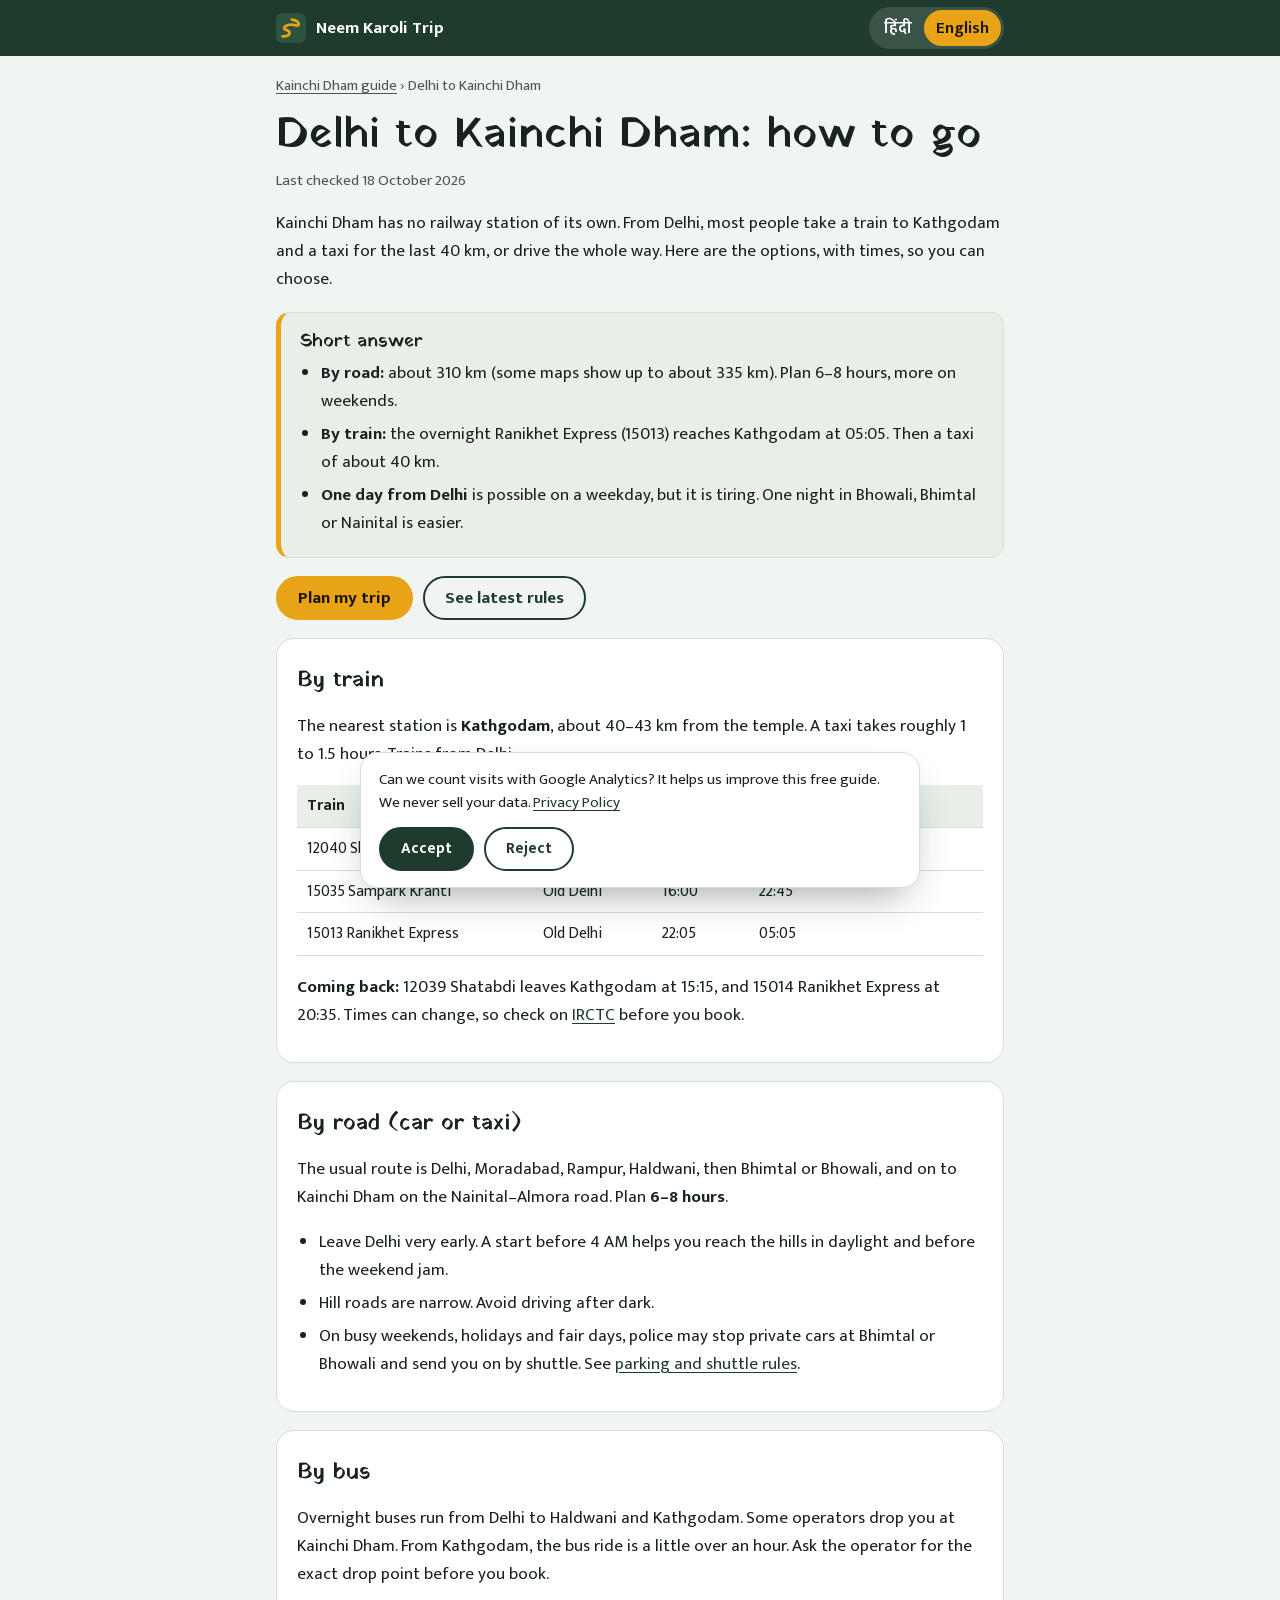
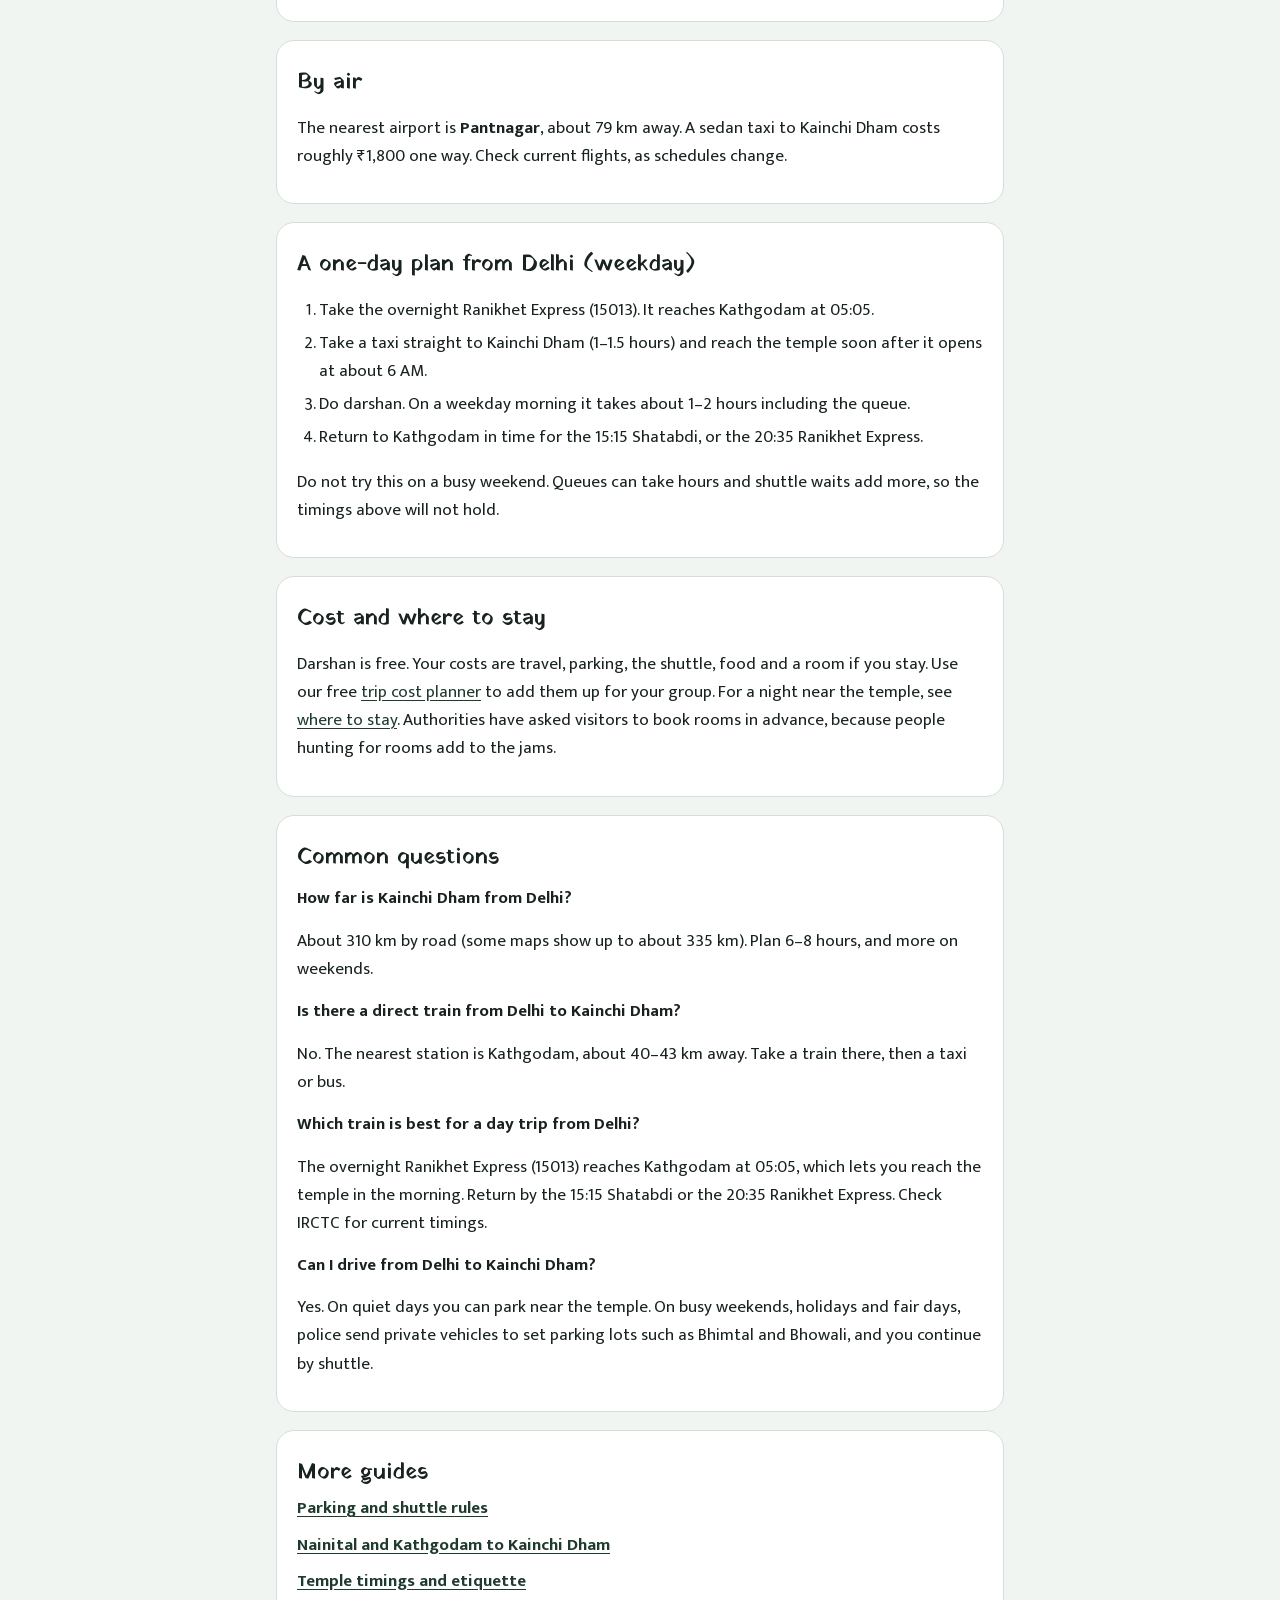
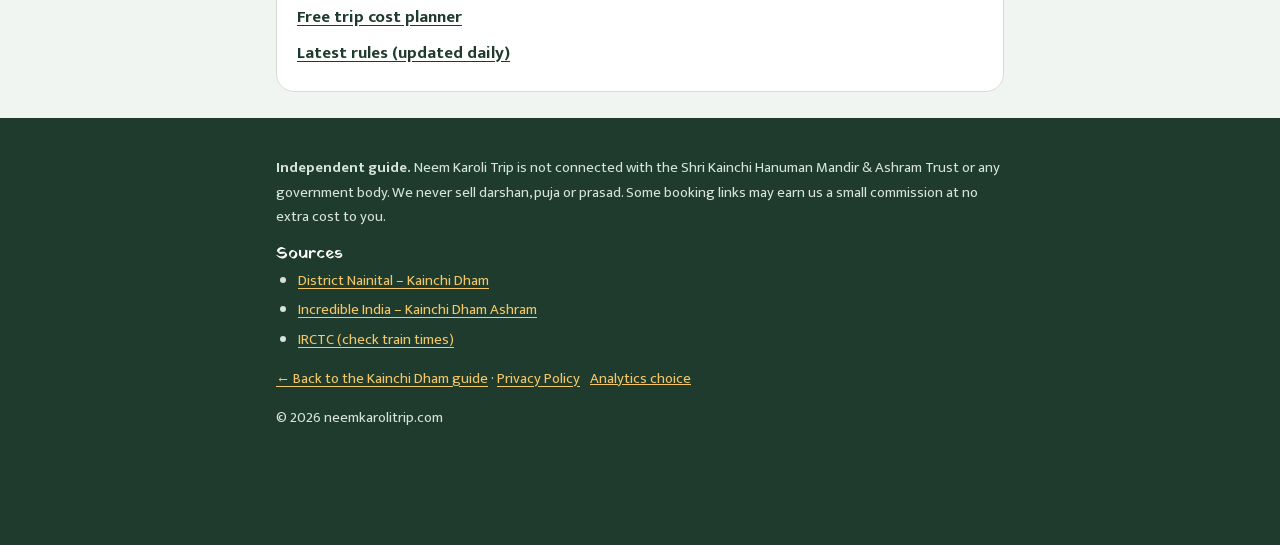
<file: delhi-to-kainchi-dham.html>
<!doctype html>
<html lang="en" data-lang="en">
<head>
<meta charset="utf-8">
<meta name="viewport" content="width=device-width, initial-scale=1">
<title>Delhi to Kainchi Dham: Train, Car &amp; Bus (2026) | Neem Karoli Trip</title>
<meta name="description" content="Delhi to Kainchi Dham: trains to Kathgodam, the 6–8 hour drive via Moradabad and Haldwani, buses, cost and a one-day plan. In Hindi and English.">
<link rel="canonical" href="https://neemkarolitrip.com/delhi-to-kainchi-dham.html">
<link rel="alternate" hreflang="en" href="https://neemkarolitrip.com/delhi-to-kainchi-dham.html">
<link rel="alternate" hreflang="hi" href="https://neemkarolitrip.com/hi/delhi-to-kainchi-dham.html">
<link rel="alternate" hreflang="x-default" href="https://neemkarolitrip.com/delhi-to-kainchi-dham.html">
<meta name="robots" content="index, follow, max-image-preview:large">
<meta name="theme-color" content="#1F3B2D">
<script>(function(){ try { var t = localStorage.getItem("nkt-theme"); if (t === "light" || t === "dark") document.documentElement.setAttribute("data-theme", t); } catch(e){} })();</script>
<meta property="og:type" content="article">
<meta property="og:site_name" content="Neem Karoli Trip">
<meta property="og:locale" content="en_IN">
<meta property="og:locale:alternate" content="hi_IN">
<meta property="og:title" content="Delhi to Kainchi Dham: Train, Car &amp; Bus (2026) | Neem Karoli Trip">
<meta property="og:description" content="Delhi to Kainchi Dham: trains to Kathgodam, the 6–8 hour drive via Moradabad and Haldwani, buses, cost and a one-day plan. In Hindi and English.">
<meta property="og:url" content="https://neemkarolitrip.com/delhi-to-kainchi-dham.html">
<meta property="og:image" content="https://neemkarolitrip.com/og-image.jpg">
<meta name="twitter:card" content="summary_large_image">
<link rel="icon" href="/favicon.ico" sizes="48x48">
<link rel="icon" href="/favicon.svg" type="image/svg+xml">
<link rel="apple-touch-icon" href="/apple-touch-icon.png">
<link rel="manifest" href="/site.webmanifest">
<link rel="preload" href="/fonts/mukta-400-latin.woff2" as="font" type="font/woff2" crossorigin>
<link rel="preload" href="/fonts/yatra-one-latin.woff2" as="font" type="font/woff2" crossorigin>
<style>
/* Fonts hosted on this site (no third-party requests). Latin and Devanagari are split so each visitor downloads only what the page needs. */
@font-face{font-family:"Mukta";font-weight:400;font-display:swap;src:url(/fonts/mukta-400-latin.woff2) format("woff2");unicode-range:U+0000-00FF,U+0131,U+0152-0153,U+02BB-02BC,U+02C6,U+02DA,U+02DC,U+0304,U+0308,U+0329,U+2000-206F,U+20AC,U+20B9,U+2122,U+2190-2199,U+2212,U+2215,U+FEFF,U+FFFD}
@font-face{font-family:"Mukta";font-weight:400;font-display:swap;src:url(/fonts/mukta-400-deva.woff2) format("woff2");unicode-range:U+0900-097F,U+1CD0-1CF9,U+200C-200D,U+20A8,U+20F0,U+25CC,U+A830-A839,U+A8E0-A8FF}
@font-face{font-family:"Mukta";font-weight:600;font-display:swap;src:url(/fonts/mukta-600-latin.woff2) format("woff2");unicode-range:U+0000-00FF,U+0131,U+0152-0153,U+02BB-02BC,U+02C6,U+02DA,U+02DC,U+0304,U+0308,U+0329,U+2000-206F,U+20AC,U+20B9,U+2122,U+2190-2199,U+2212,U+2215,U+FEFF,U+FFFD}
@font-face{font-family:"Mukta";font-weight:600;font-display:swap;src:url(/fonts/mukta-600-deva.woff2) format("woff2");unicode-range:U+0900-097F,U+1CD0-1CF9,U+200C-200D,U+20A8,U+20F0,U+25CC,U+A830-A839,U+A8E0-A8FF}
@font-face{font-family:"Mukta";font-weight:700;font-display:swap;src:url(/fonts/mukta-700-latin.woff2) format("woff2");unicode-range:U+0000-00FF,U+0131,U+0152-0153,U+02BB-02BC,U+02C6,U+02DA,U+02DC,U+0304,U+0308,U+0329,U+2000-206F,U+20AC,U+20B9,U+2122,U+2190-2199,U+2212,U+2215,U+FEFF,U+FFFD}
@font-face{font-family:"Mukta";font-weight:700;font-display:swap;src:url(/fonts/mukta-700-deva.woff2) format("woff2");unicode-range:U+0900-097F,U+1CD0-1CF9,U+200C-200D,U+20A8,U+20F0,U+25CC,U+A830-A839,U+A8E0-A8FF}
@font-face{font-family:"Yatra One";font-display:swap;src:url(/fonts/yatra-one-latin.woff2) format("woff2");unicode-range:U+0000-00FF,U+0131,U+0152-0153,U+02BB-02BC,U+02C6,U+02DA,U+02DC,U+0304,U+0308,U+0329,U+2000-206F,U+20AC,U+20B9,U+2122,U+2190-2199,U+2212,U+2215,U+FEFF,U+FFFD}
@font-face{font-family:"Yatra One";font-display:swap;src:url(/fonts/yatra-one-deva.woff2) format("woff2");unicode-range:U+0900-097F,U+1CD0-1CF9,U+200C-200D,U+20A8,U+20F0,U+25CC,U+A830-A839,U+A8E0-A8FF}
/* Digits and the rupee sign inside Yatra One headings come from Mukta Bold, so every number looks the same */
@font-face{font-family:"Yatra One";font-display:swap;src:url(/fonts/mukta-700-latin.woff2) format("woff2");unicode-range:U+0030-0039,U+20B9}
/* Fallbacks sized to match our fonts, so text doesn't jump when the real fonts arrive */
@font-face{font-family:"Mukta Fallback";src:local("Arial"),local("Roboto"),local("Helvetica Neue"),local("Liberation Sans");size-adjust:93.8%;ascent-override:120.5%;descent-override:56.7%;line-gap-override:0%}
@font-face{font-family:"Mukta Fallback";font-weight:600 700;src:local("Arial Bold"),local("Roboto Bold"),local("Helvetica Neue Bold"),local("Liberation Sans Bold");size-adjust:92.4%;ascent-override:122.3%;descent-override:57.6%;line-gap-override:0%}
@font-face{font-family:"Yatra Fallback";src:local("Arial"),local("Roboto"),local("Helvetica Neue"),local("Liberation Sans");size-adjust:110.5%;ascent-override:89.7%;descent-override:44.1%;line-gap-override:0%}
</style>
<link rel="stylesheet" href="/guide.css?v=20261124">
<script type="application/ld+json">{"@context": "https://schema.org", "@type": "Article", "headline": "Delhi to Kainchi Dham: how to go", "description": "Delhi to Kainchi Dham: trains to Kathgodam, the 6–8 hour drive via Moradabad and Haldwani, buses, cost and a one-day plan. In Hindi and English.", "inLanguage": "en", "dateModified": "2026-10-18", "mainEntityOfPage": "https://neemkarolitrip.com/delhi-to-kainchi-dham.html", "image": "https://neemkarolitrip.com/og-image.jpg", "author": {"@type": "Organization", "name": "Neem Karoli Trip", "url": "https://neemkarolitrip.com/"}, "publisher": {"@type": "Organization", "name": "Neem Karoli Trip", "url": "https://neemkarolitrip.com/"}}</script>
<script type="application/ld+json">{"@context": "https://schema.org", "@type": "BreadcrumbList", "itemListElement": [{"@type": "ListItem", "position": 1, "name": "Kainchi Dham Trip Guide", "item": "https://neemkarolitrip.com/"}, {"@type": "ListItem", "position": 2, "name": "Delhi to Kainchi Dham", "item": "https://neemkarolitrip.com/delhi-to-kainchi-dham.html"}]}</script>
<script type="application/ld+json">{"@context": "https://schema.org", "@type": "FAQPage", "mainEntity": [{"@type": "Question", "name": "How far is Kainchi Dham from Delhi?", "acceptedAnswer": {"@type": "Answer", "text": "About 310 km by road (some maps show up to about 335 km). Plan 6–8 hours, and more on weekends."}}, {"@type": "Question", "name": "Is there a direct train from Delhi to Kainchi Dham?", "acceptedAnswer": {"@type": "Answer", "text": "No. The nearest station is Kathgodam, about 40–43 km away. Take a train there, then a taxi or bus."}}, {"@type": "Question", "name": "Which train is best for a day trip from Delhi?", "acceptedAnswer": {"@type": "Answer", "text": "The overnight Ranikhet Express (15013) reaches Kathgodam at 05:05, which lets you reach the temple in the morning. Return by the 15:15 Shatabdi or the 20:35 Ranikhet Express. Check IRCTC for current timings."}}, {"@type": "Question", "name": "Can I drive from Delhi to Kainchi Dham?", "acceptedAnswer": {"@type": "Answer", "text": "Yes. On quiet days you can park near the temple. On busy weekends, holidays and fair days, police send private vehicles to set parking lots such as Bhimtal and Bhowali, and you continue by shuttle."}}]}</script>
</head>
<body>
<header class="bar">
  <div class="wrap">
    <a class="brand" href="/">
      <svg width="30" height="30" viewBox="0 0 64 64" aria-hidden="true"><rect width="64" height="64" rx="14" fill="#2C5240"/><path d="M14 50 C30 50 34 40 22 36 C10 32 24 22 40 26 C54 30 50 16 34 14" stroke="#E8A317" stroke-width="6" fill="none" stroke-linecap="round"/></svg>
      <span lang="en">Neem Karoli Trip</span>
    </a>
    <nav class="lang" aria-label="Language / भाषा">
      <a href="/hi/delhi-to-kainchi-dham.html" hreflang="hi" lang="hi" data-to-lang="hi">हिंदी</a>
      <a href="/delhi-to-kainchi-dham.html" hreflang="en" lang="en" data-to-lang="en" aria-current="page">English</a>
    </nav>
  </div>
</header>

<main class="wrap">
  <nav class="crumbs" aria-label="Breadcrumb"><a href="/">Kainchi Dham guide</a> › Delhi to Kainchi Dham</nav>
  <h1>Delhi to Kainchi Dham: how to go</h1>
  <p class="updated">Last checked 18 October 2026</p>
  <div class="lead"><p lang="en">Kainchi Dham has no railway station of its own. From Delhi, most people take a train to Kathgodam and a taxi for the last 40 km, or drive the whole way. Here are the options, with times, so you can choose.</p></div>
  <div class="quick">
<div lang="en"><h2>Short answer</h2><ul><li><b>By road:</b> about 310 km (some maps show up to about 335 km). Plan 6–8 hours, more on weekends.</li><li><b>By train:</b> the overnight Ranikhet Express (15013) reaches Kathgodam at 05:05. Then a taxi of about 40 km.</li><li><b>One day from Delhi</b> is possible on a weekday, but it is tiring. One night in Bhowali, Bhimtal or Nainital is easier.</li></ul></div>
  </div>
  <div class="cta">
    <a class="btn primary" href="/#planner">Plan my trip</a>
    <a class="btn" href="/#status">See latest rules</a>
  </div>

<section class="card">
<div lang="en"><h2>By train</h2>
<p>The nearest station is <b>Kathgodam</b>, about 40–43 km from the temple. A taxi takes roughly 1 to 1.5 hours. Trains from Delhi:</p>
<div class="tbl"><table>
<thead><tr><th>Train</th><th>From</th><th>Leaves</th><th>Reaches Kathgodam</th></tr></thead>
<tbody>
<tr><td>12040 Shatabdi</td><td>New Delhi</td><td>06:20</td><td>11:55</td></tr>
<tr><td>15035 Sampark Kranti</td><td>Old Delhi</td><td>16:00</td><td>22:45</td></tr>
<tr><td>15013 Ranikhet Express</td><td>Old Delhi</td><td>22:05</td><td>05:05</td></tr>
</tbody></table></div>
<p><b>Coming back:</b> 12039 Shatabdi leaves Kathgodam at 15:15, and 15014 Ranikhet Express at 20:35. Times can change, so check on <a href="https://www.irctc.co.in/" target="_blank" rel="noopener">IRCTC</a> before you book.</p></div>
</section>

<section class="card">
<div lang="en"><h2>By road (car or taxi)</h2>
<p>The usual route is Delhi, Moradabad, Rampur, Haldwani, then Bhimtal or Bhowali, and on to Kainchi Dham on the Nainital–Almora road. Plan <b>6–8 hours</b>.</p>
<ul>
<li>Leave Delhi very early. A start before 4 AM helps you reach the hills in daylight and before the weekend jam.</li>
<li>Hill roads are narrow. Avoid driving after dark.</li>
<li>On busy weekends, holidays and fair days, police may stop private cars at Bhimtal or Bhowali and send you on by shuttle. See <a href="/kainchi-dham-parking-shuttle.html">parking and shuttle rules</a>.</li>
</ul></div>
</section>

<section class="card">
<div lang="en"><h2>By bus</h2>
<p>Overnight buses run from Delhi to Haldwani and Kathgodam. Some operators drop you at Kainchi Dham. From Kathgodam, the bus ride is a little over an hour. Ask the operator for the exact drop point before you book.</p></div>
</section>

<section class="card">
<div lang="en"><h2>By air</h2>
<p>The nearest airport is <b>Pantnagar</b>, about 79 km away. A sedan taxi to Kainchi Dham costs roughly ₹1,800 one way. Check current flights, as schedules change.</p></div>
</section>

<section class="card">
<div lang="en"><h2>A one-day plan from Delhi (weekday)</h2>
<ol>
<li>Take the overnight Ranikhet Express (15013). It reaches Kathgodam at 05:05.</li>
<li>Take a taxi straight to Kainchi Dham (1–1.5 hours) and reach the temple soon after it opens at about 6 AM.</li>
<li>Do darshan. On a weekday morning it takes about 1–2 hours including the queue.</li>
<li>Return to Kathgodam in time for the 15:15 Shatabdi, or the 20:35 Ranikhet Express.</li>
</ol>
<p>Do not try this on a busy weekend. Queues can take hours and shuttle waits add more, so the timings above will not hold.</p></div>
</section>

<section class="card">
<div lang="en"><h2>Cost and where to stay</h2>
<p>Darshan is free. Your costs are travel, parking, the shuttle, food and a room if you stay. Use our free <a href="/#planner">trip cost planner</a> to add them up for your group. For a night near the temple, see <a href="/#stay">where to stay</a>. Authorities have asked visitors to book rooms in advance, because people hunting for rooms add to the jams.</p></div>
</section>

<section class="card">
<div lang="en"><h2>Common questions</h2><h3>How far is Kainchi Dham from Delhi?</h3><p>About 310 km by road (some maps show up to about 335 km). Plan 6–8 hours, and more on weekends.</p><h3>Is there a direct train from Delhi to Kainchi Dham?</h3><p>No. The nearest station is Kathgodam, about 40–43 km away. Take a train there, then a taxi or bus.</p><h3>Which train is best for a day trip from Delhi?</h3><p>The overnight Ranikhet Express (15013) reaches Kathgodam at 05:05, which lets you reach the temple in the morning. Return by the 15:15 Shatabdi or the 20:35 Ranikhet Express. Check IRCTC for current timings.</p><h3>Can I drive from Delhi to Kainchi Dham?</h3><p>Yes. On quiet days you can park near the temple. On busy weekends, holidays and fair days, police send private vehicles to set parking lots such as Bhimtal and Bhowali, and you continue by shuttle.</p></div>
</section>

<section class="card more"><h2>More guides</h2><ul><li><a href="/kainchi-dham-parking-shuttle.html">Parking and shuttle rules</a></li><li><a href="/nainital-kathgodam-to-kainchi-dham.html">Nainital and Kathgodam to Kainchi Dham</a></li><li><a href="/kainchi-dham-timings.html">Temple timings and etiquette</a></li><li><a href="/#planner">Free trip cost planner</a></li><li><a href="/#status">Latest rules (updated daily)</a></li></ul></section>
</main>

<footer>
  <div class="wrap">
    <div class="disclaimer">
      <p lang="en"><b>Independent guide.</b> Neem Karoli Trip is not connected with the Shri Kainchi Hanuman Mandir & Ashram Trust or any government body. We never sell darshan, puja or prasad. Some booking links may earn us a small commission at no extra cost to you.</p>
      
    </div>
    <h2>Sources</h2>
    <ul><li><a href="https://nainital.nic.in/?p=22596" target="_blank" rel="noopener">District Nainital – Kainchi Dham</a></li><li><a href="https://www.incredibleindia.gov.in/en/uttarakhand/nainital/kainchi-dham-ashram" target="_blank" rel="noopener">Incredible India – Kainchi Dham Ashram</a></li><li><a href="https://www.irctc.co.in/" target="_blank" rel="noopener">IRCTC (check train times)</a></li></ul>
    <p><a href="/">← Back to the Kainchi Dham guide</a> · <a href="/privacy.html">Privacy Policy</a><button type="button" class="linkbtn" data-consent-open>Analytics choice</button></p>
    <p>© 2026 neemkarolitrip.com</p>
  </div>
</footer>

<div class="consent" id="consent" role="dialog" aria-live="polite" aria-labelledby="consent-t" hidden>
  <p id="consent-t"><span lang="en">Can we count visits with Google Analytics? It helps us improve this free guide. We never sell your data. <a href="/privacy.html">Privacy Policy</a></span></p>
  <div class="row">
    <button type="button" class="yes" data-consent="granted"><span lang="en">Accept</span></button>
    <button type="button" class="no" data-consent="denied"><span lang="en">Reject</span></button>
  </div>
</div>

<script>
(function(){
  /* This page is in one language; remember it so the home page opens in the same language. */
  try { localStorage.setItem("nkt-lang", "en"); } catch(e){}
  document.querySelectorAll("[data-to-lang]").forEach(function(a){ a.addEventListener("click", function(){ try { localStorage.setItem("nkt-lang", a.getAttribute("data-to-lang")); } catch(e){} }); });

  /* Google Analytics: loads ONLY after the visitor taps Accept (same choice as the home page, key nkt-consent). */
  var GA_ID = "G-2941KYJBNX", KEY = "nkt-consent", box = document.getElementById("consent"), loaded = false;
  window.dataLayer = window.dataLayer || [];
  function gtag(){ dataLayer.push(arguments); }
  window.gtag = gtag;
  gtag("consent", "default", {analytics_storage:"denied", ad_storage:"denied", ad_user_data:"denied", ad_personalization:"denied"});
  function load(){
    if (loaded) return; loaded = true;
    gtag("consent", "update", {analytics_storage:"granted"});
    var s = document.createElement("script"); s.async = true;
    s.src = "https://www.googletagmanager.com/gtag/js?id=" + GA_ID; document.head.appendChild(s);
    gtag("js", new Date());
    gtag("config", GA_ID, {allow_google_signals:false, allow_ad_personalization_signals:false});
  }
  function choose(v){ try { localStorage.setItem(KEY, v); } catch(e){} box.hidden = true; if (v === "granted") load(); }
  var c = null; try { c = localStorage.getItem(KEY); } catch(e){}
  if (c === "granted") load(); else if (c !== "denied") setTimeout(function(){ box.hidden = false; }, 1200);
  document.querySelectorAll("[data-consent]").forEach(function(b){ b.addEventListener("click", function(){ choose(b.getAttribute("data-consent")); }); });
  document.querySelectorAll("[data-consent-open]").forEach(function(b){ b.addEventListener("click", function(){ box.hidden = false; }); });
  document.addEventListener("click", function(e){
    var a = e.target.closest && e.target.closest("a[href]");
    if (!a || !loaded) return;
    if (/whatsapp|instagram|youtube|facebook/.test(a.hostname)) gtag("event", "social_click", {network:a.hostname.replace("www.","")});
  });
})();
</script>
</body>
</html>
</file>
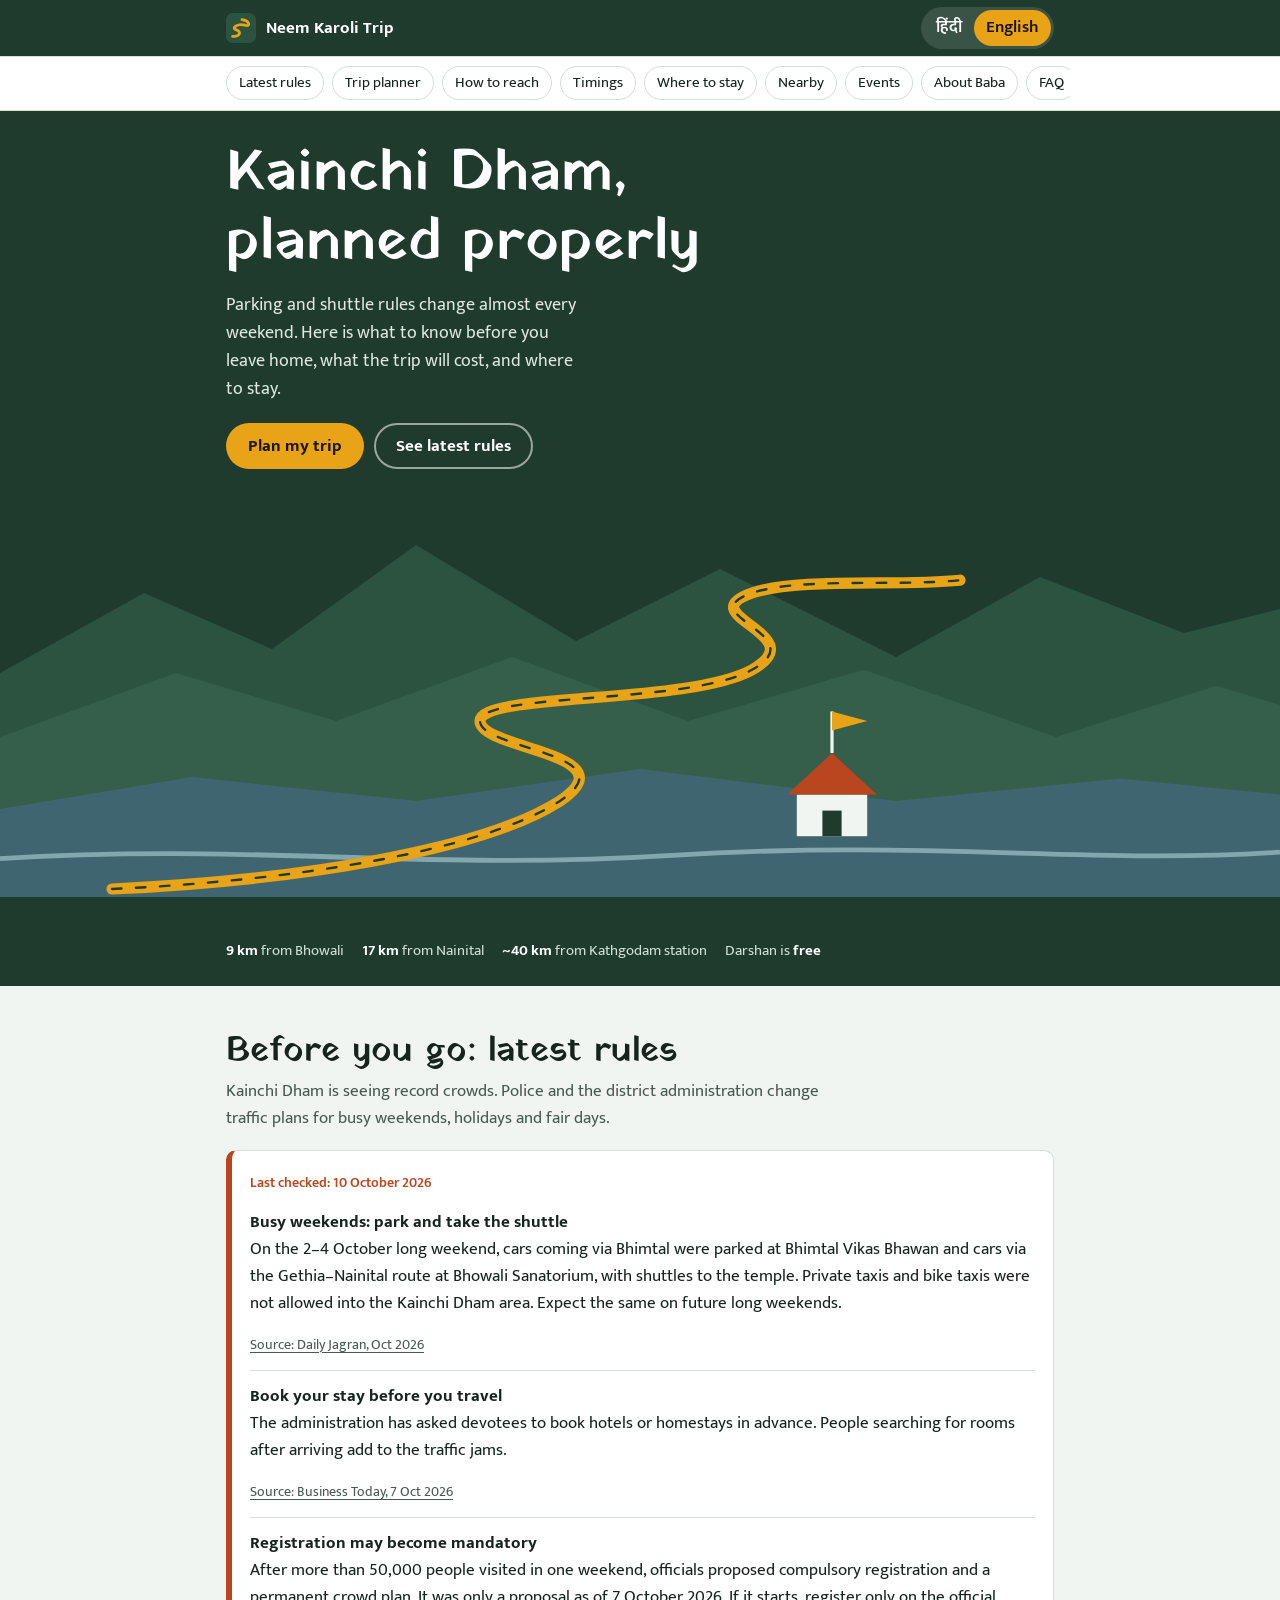
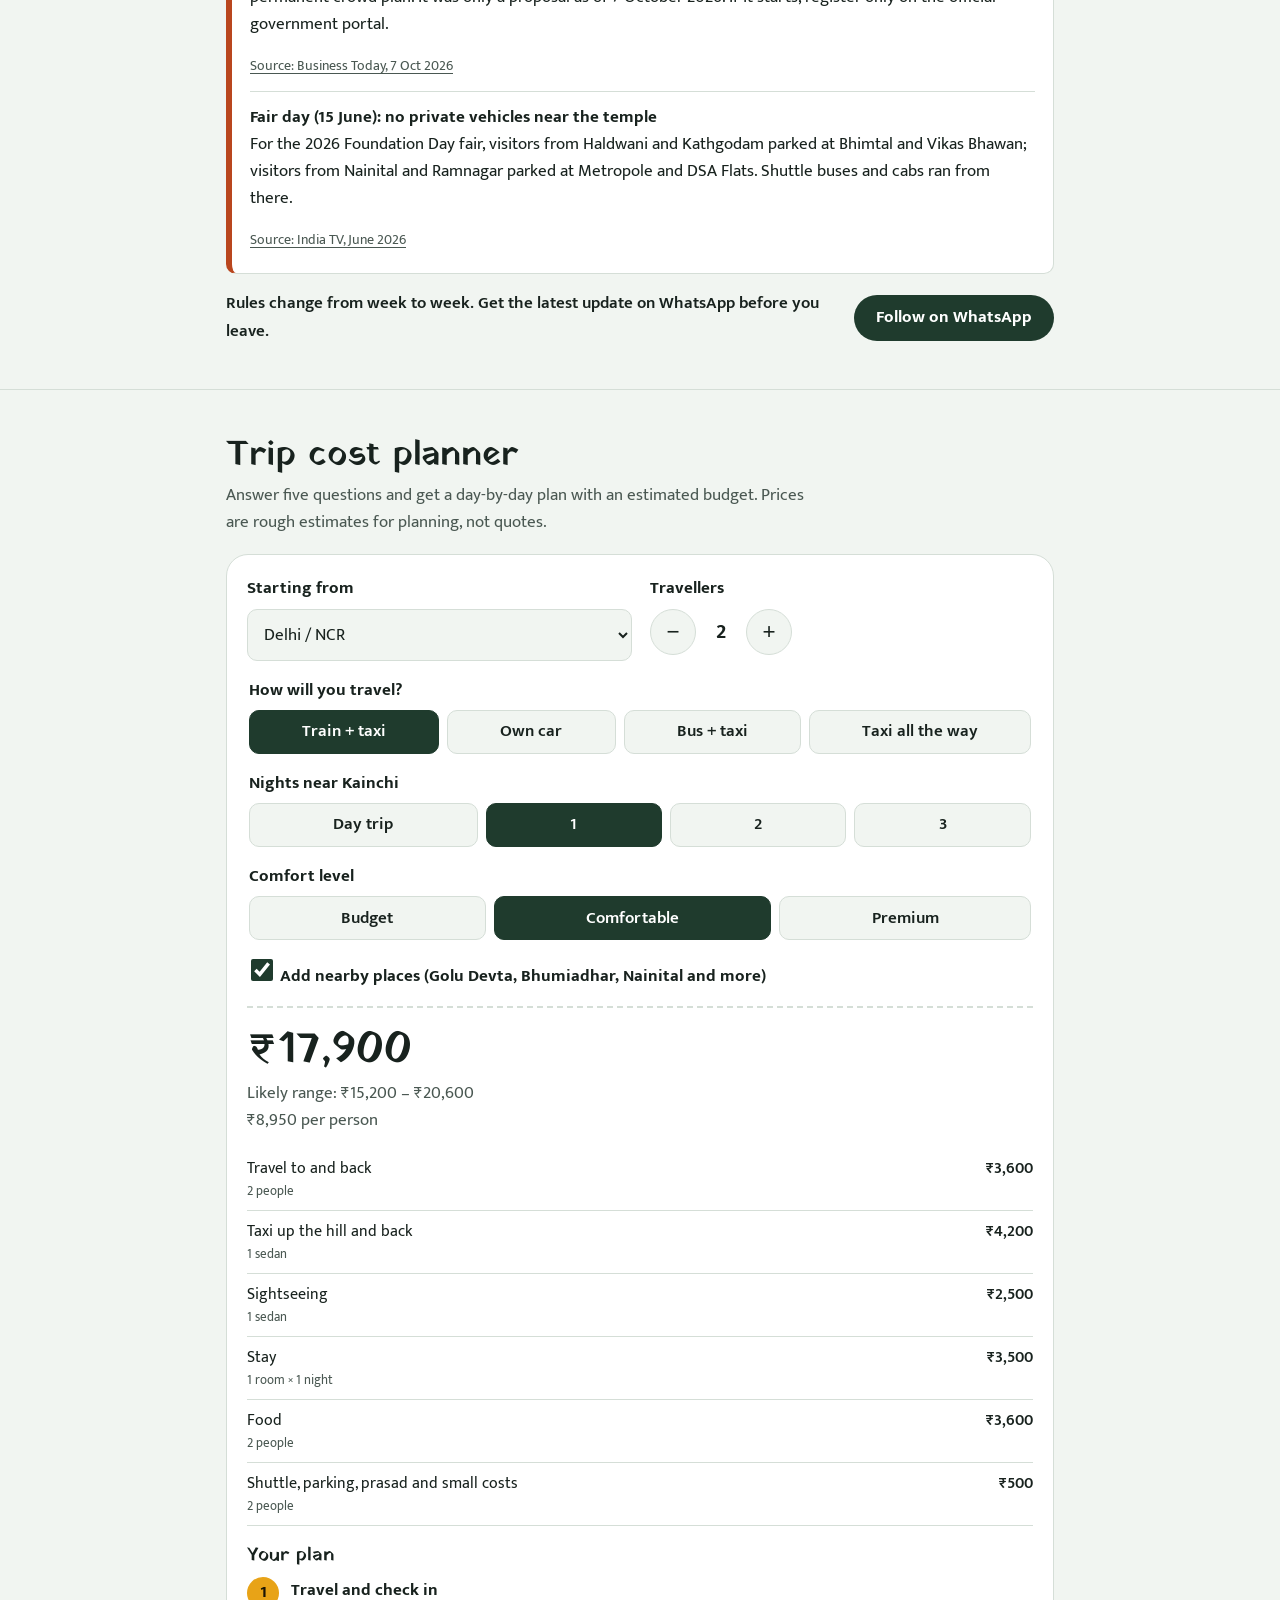
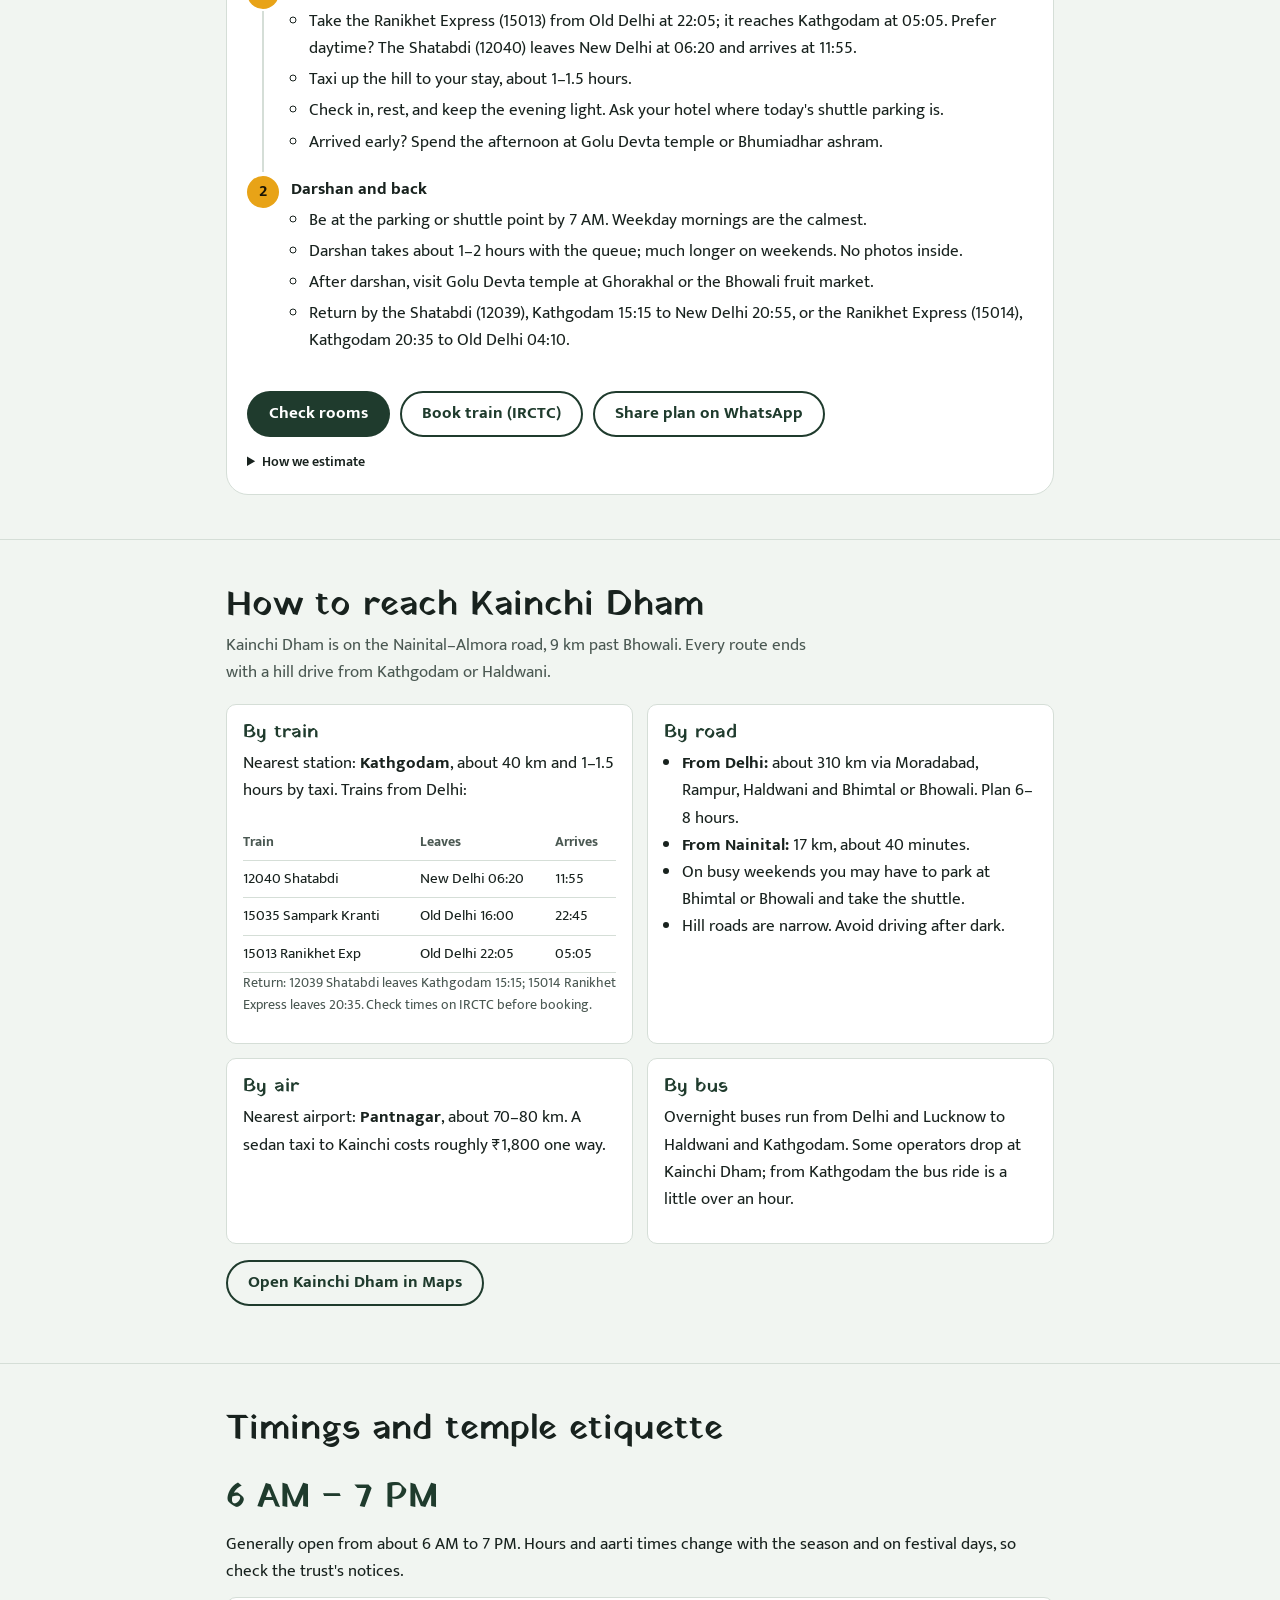
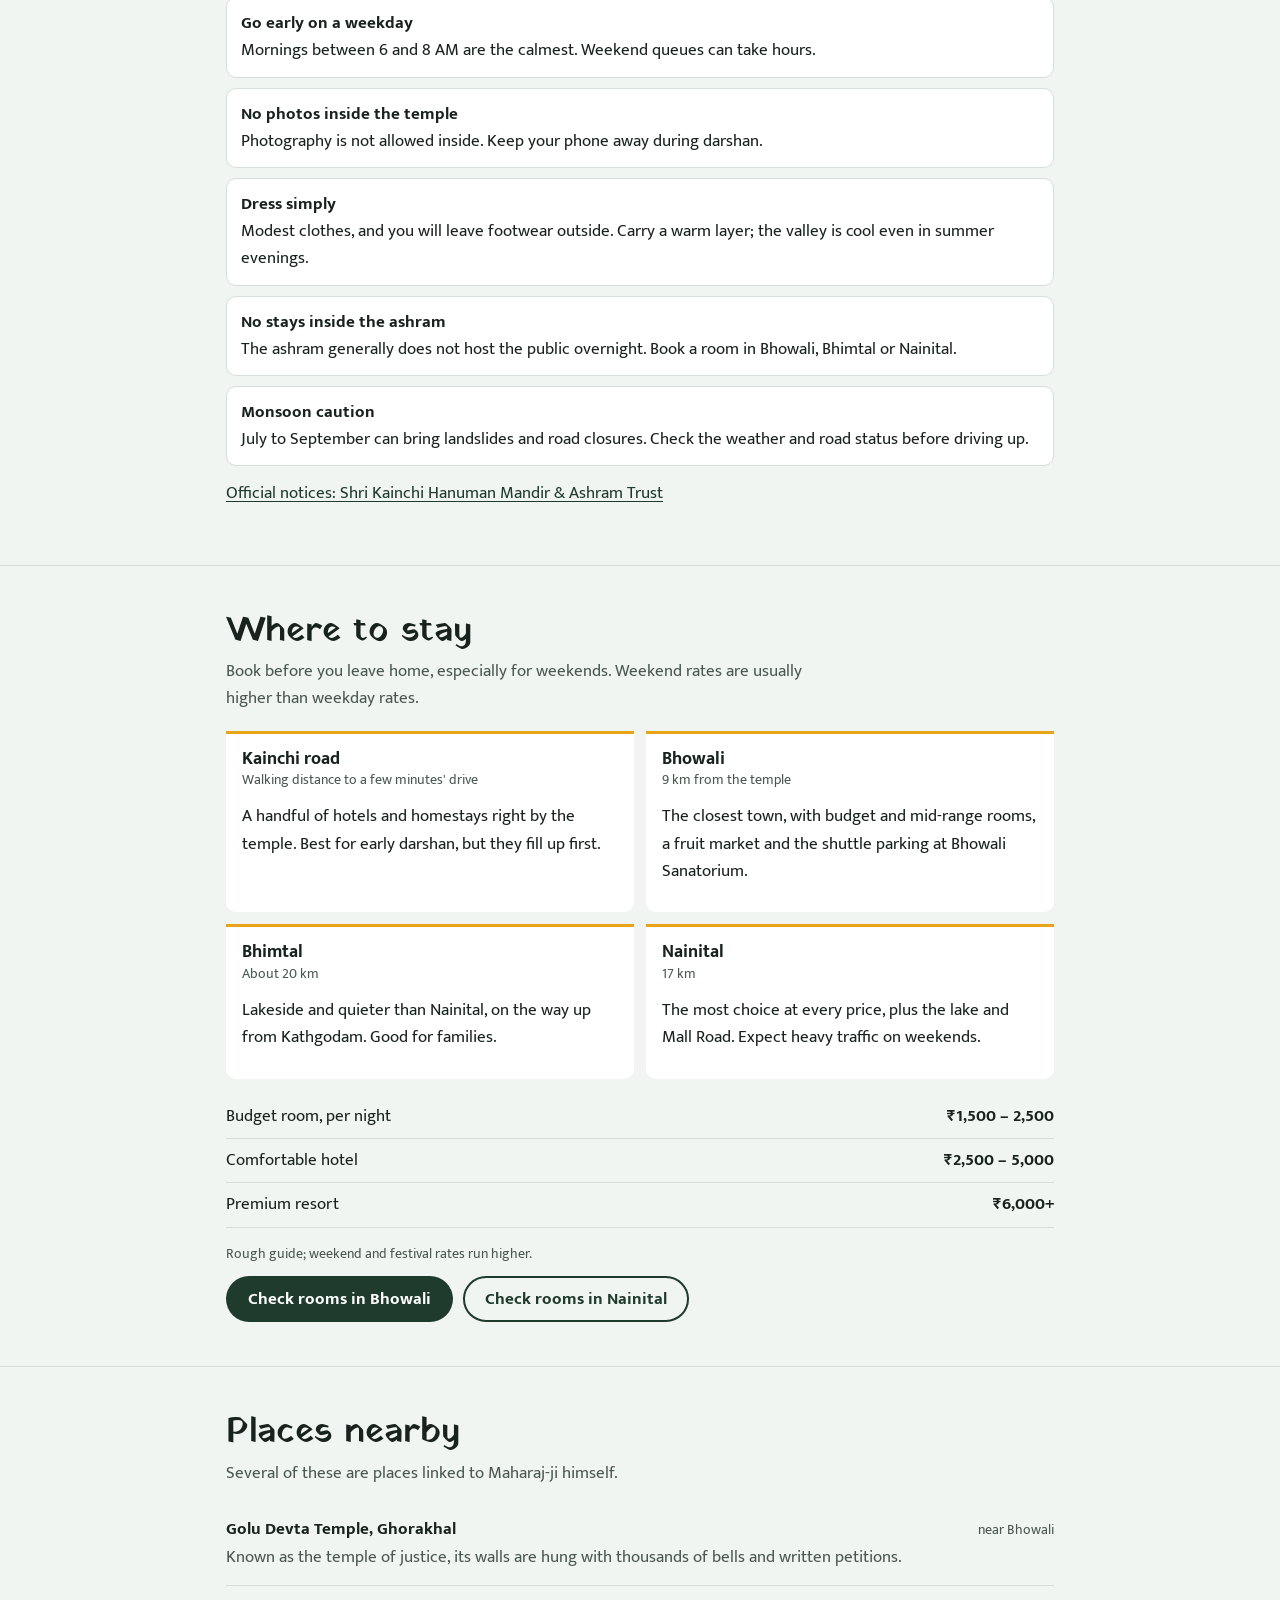
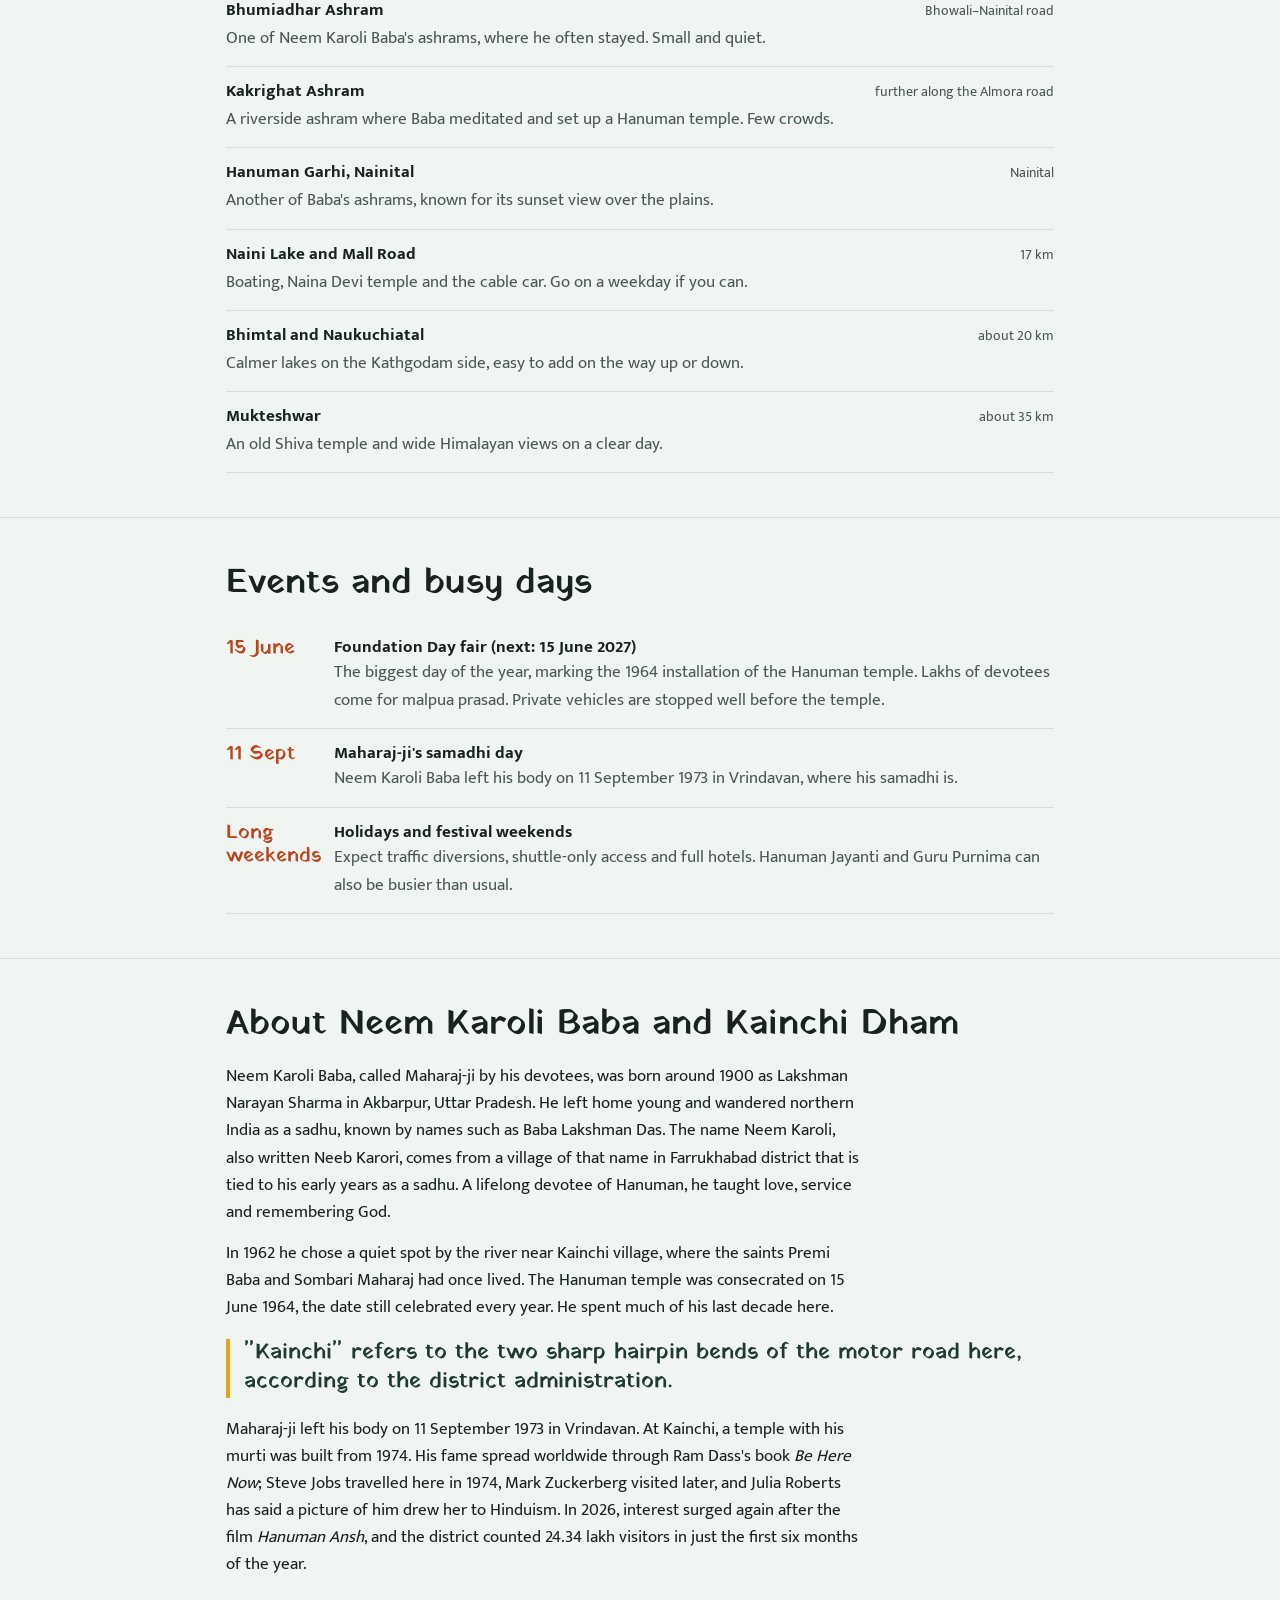
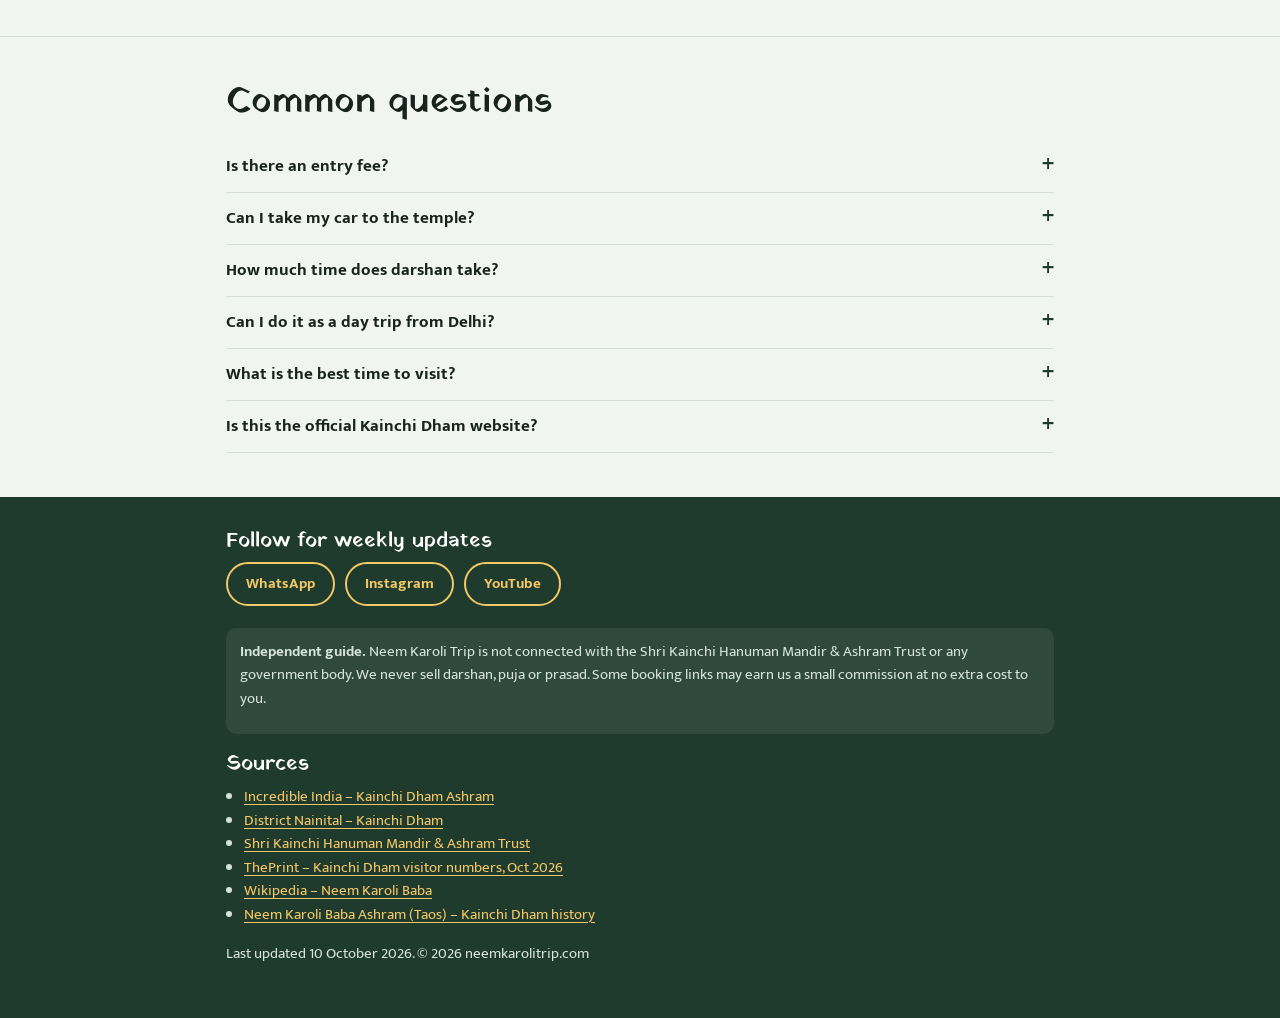
<file: index-1.html>
<!doctype html>
<html lang="en" data-lang="en">
<head>
<meta charset="utf-8">
<meta name="viewport" content="width=device-width, initial-scale=1">
<title>Kainchi Dham Trip Guide 2026: Timings, Parking, How to Reach & Cost | Neem Karoli Trip</title>
<meta name="description" content="Plan your Kainchi Dham (Neem Karoli Baba Ashram) visit: latest parking and shuttle rules, temple timings, how to reach from Delhi and Lucknow, where to stay, nearby places and a free trip cost planner. In Hindi and English.">
<link rel="canonical" href="https://neemkarolitrip.com/">
<meta name="theme-color" content="#1F3B2D">
<meta property="og:type" content="website">
<meta property="og:title" content="Kainchi Dham Trip Guide: rules, timings, routes and trip cost">
<meta property="og:description" content="Independent guide to visiting Neem Karoli Baba's Kainchi Dham. Latest parking and shuttle rules, how to reach, where to stay and a free cost planner.">
<meta property="og:url" content="https://neemkarolitrip.com/">
<meta property="og:locale" content="en_IN">
<meta property="og:locale:alternate" content="hi_IN">
<link rel="icon" href="data:image/svg+xml,%3Csvg xmlns='http://www.w3.org/2000/svg' viewBox='0 0 64 64'%3E%3Crect width='64' height='64' rx='14' fill='%231F3B2D'/%3E%3Cpath d='M14 50 C30 50 34 40 22 36 C10 32 24 22 40 26 C54 30 50 16 34 14' stroke='%23E8A317' stroke-width='6' fill='none' stroke-linecap='round'/%3E%3C/svg%3E">
<link rel="preconnect" href="https://fonts.googleapis.com">
<link rel="preconnect" href="https://fonts.gstatic.com" crossorigin>
<link href="https://fonts.googleapis.com/css2?family=Mukta:wght@400;600;700&family=Yatra+One&display=swap" rel="stylesheet">

<script type="application/ld+json">
{
  "@context": "https://schema.org",
  "@graph": [
    {
      "@type": "WebSite",
      "name": "Neem Karoli Trip",
      "url": "https://neemkarolitrip.com/",
      "inLanguage": ["en-IN", "hi-IN"],
      "publisher": {
        "@type": "Organization",
        "name": "Neem Karoli Trip",
        "url": "https://neemkarolitrip.com/",
        "sameAs": [
          "https://www.instagram.com/neemkarolitrip/",
          "https://www.youtube.com/@NeemKaroliTrip",
          "https://whatsapp.com/channel/0029VbDgY4nIiRoyCXgAjm0I"
        ]
      }
    },
    {
      "@type": "TouristAttraction",
      "name": "Kainchi Dham (Neem Karoli Baba Ashram)",
      "description": "Hanuman temple and ashram founded by Neem Karoli Baba on the Nainital–Almora road, 9 km from Bhowali and 17 km from Nainital, Uttarakhand.",
      "address": {"@type": "PostalAddress", "addressLocality": "Kainchi Dham, Nainital", "addressRegion": "Uttarakhand", "postalCode": "263132", "addressCountry": "IN"},
      "isAccessibleForFree": true
    },
    {
      "@type": "FAQPage",
      "mainEntity": [
        {"@type": "Question", "name": "What are the Kainchi Dham temple timings?", "acceptedAnswer": {"@type": "Answer", "text": "The temple is generally open from about 6:00 AM to 7:00 PM. Hours change on festival days, so check the temple trust's notices before you go."}},
        {"@type": "Question", "name": "Is there an entry fee at Kainchi Dham?", "acceptedAnswer": {"@type": "Answer", "text": "No. Darshan at Kainchi Dham is free."}},
        {"@type": "Question", "name": "Can I drive my own car to Kainchi Dham?", "acceptedAnswer": {"@type": "Answer", "text": "On normal weekdays you can drive up to the parking areas. On busy weekends, holidays and fair days, police send private vehicles to set parking lots such as Bhimtal Vikas Bhawan or Bhowali Sanatorium, and shuttles take visitors to the temple."}},
        {"@type": "Question", "name": "Can I stay inside the Kainchi Dham ashram?", "acceptedAnswer": {"@type": "Answer", "text": "The ashram generally does not offer overnight stays to the public. Book a hotel or homestay in Bhowali, Bhimtal or Nainital before you travel."}},
        {"@type": "Question", "name": "Which is the nearest railway station to Kainchi Dham?", "acceptedAnswer": {"@type": "Answer", "text": "Kathgodam, about 40 km away (around 1 to 1.5 hours by taxi)."}},
        {"@type": "Question", "name": "What is the best time to visit Kainchi Dham?", "acceptedAnswer": {"@type": "Answer", "text": "March to June and September to November have the best weather. Weekday mornings are the calmest time for darshan."}}
      ]
    }
  ]
}
</script>

<style>
:root{
  --pine:#1F3B2D;
  --pine-2:#2C5240;
  --marigold:#E8A317;
  --sindoor:#B9461E;
  --river:#3F6670;
  --mist:#F1F5F1;
  --paper:#FFFFFF;
  --ink:#18221E;
  --ink-2:#4A5852;
  --line:#D5DED7;
  --bg:var(--mist);
  --surface:var(--paper);
  --text:var(--ink);
  --muted:var(--ink-2);
  --accent:var(--pine);
  --accent-ink:#FFFFFF;
  --hl:var(--marigold);
  --alert:var(--sindoor);
  --radius-lg:22px;
  --radius-sm:10px;
}
@media (prefers-color-scheme: dark){
  :root{
    --bg:#0F1915;
    --surface:#16231D;
    --text:#E6EDE8;
    --muted:#A7B6AE;
    --line:#2A3B33;
    --accent:#7FB79A;
    --accent-ink:#0F1915;
    --hl:#F0B73A;
    --alert:#F08A5D;
  }
}
*{box-sizing:border-box}
html{scroll-behavior:smooth;-webkit-text-size-adjust:100%}
@media (prefers-reduced-motion: reduce){html{scroll-behavior:auto}}
body{
  margin:0;background:var(--bg);color:var(--text);
  font-family:"Mukta",system-ui,-apple-system,"Segoe UI",sans-serif;
  font-size:17px;line-height:1.6;
}
html[data-lang="en"] body [lang="hi"],
html[data-lang="hi"] body [lang="en"]{display:none !important}
a{color:var(--accent);text-underline-offset:3px}
a:hover{color:var(--hl)}
:focus-visible{outline:3px solid var(--hl);outline-offset:2px;border-radius:6px}
h1,h2,h3{font-family:"Yatra One","Mukta",serif;font-weight:400;line-height:1.2;margin:0}
h2{font-size:clamp(1.6rem,4.5vw,2.2rem);color:var(--text)}
h3{font-size:1.2rem}
p{margin:0 0 .8em}
.wrap{max-width:860px;margin:0 auto;padding:0 16px}
.sr-only{position:absolute;width:1px;height:1px;overflow:hidden;clip:rect(0 0 0 0);white-space:nowrap}

/* top bar */
.bar{position:sticky;top:0;z-index:20;background:var(--pine);color:#fff;box-shadow:0 1px 0 rgba(0,0,0,.15)}
.bar .wrap{display:flex;align-items:center;justify-content:space-between;gap:12px;min-height:56px}
.brand{display:flex;align-items:center;gap:10px;color:#fff;text-decoration:none;font-weight:700;font-size:1.05rem}
.brand svg{flex:none}
.brand:hover{color:#fff}
.lang{display:flex;background:rgba(255,255,255,.12);border-radius:999px;padding:3px}
.lang button{border:0;background:transparent;color:#fff;font:inherit;font-weight:600;padding:4px 12px;border-radius:999px;cursor:pointer}
.lang button[aria-pressed="true"]{background:var(--marigold);color:#1B1505}
.chips{background:var(--surface);border-bottom:1px solid var(--line);position:sticky;top:56px;z-index:19}
.chips nav{display:flex;gap:8px;overflow-x:auto;padding:10px 16px;max-width:860px;margin:0 auto;scrollbar-width:none}
.chips nav::-webkit-scrollbar{display:none}
.chips a{flex:none;text-decoration:none;color:var(--text);border:1px solid var(--line);border-radius:999px;padding:4px 12px;font-size:.92rem;white-space:nowrap}
.chips a:hover{border-color:var(--accent);color:var(--accent)}

/* hero */
.hero{background:var(--pine);color:#fff;overflow:hidden}
.hero .wrap{padding-top:28px;padding-bottom:0}
.hero h1{font-size:clamp(2.1rem,8vw,3.6rem);color:#fff;max-width:14ch}
.hero .lede{font-size:1.1rem;max-width:36ch;color:#DCE8E0;margin:14px 0 20px}
.cta{display:flex;flex-wrap:wrap;gap:10px;margin-bottom:8px}
.btn{display:inline-flex;align-items:center;justify-content:center;gap:8px;min-height:46px;padding:0 20px;border-radius:999px;font:inherit;font-weight:700;text-decoration:none;border:2px solid transparent;cursor:pointer}
.btn-main{background:var(--marigold);color:#1B1505}
.btn-main:hover{background:#F4B93A;color:#1B1505}
.btn-ghost{border-color:rgba(255,255,255,.55);color:#fff;background:transparent}
.btn-ghost:hover{border-color:#fff;color:#fff}
.hero-art{display:block;width:100%;height:auto;margin-top:12px}
.facts{display:flex;flex-wrap:wrap;gap:6px 18px;font-size:.95rem;color:#CFE0D5;padding:14px 0 22px}
.facts b{color:#fff;font-weight:700}

/* sections */
section{padding:44px 0;border-bottom:1px solid var(--line);scroll-margin-top:104px}
section:last-of-type{border-bottom:0}
.sec-head{margin-bottom:18px}
.sec-head p{color:var(--muted);margin-top:6px;max-width:60ch}

/* status */
.status{background:var(--surface);border:1px solid var(--line);border-left:6px solid var(--alert);border-radius:var(--radius-sm);padding:18px 18px 8px}
.checked{display:inline-block;font-size:.88rem;font-weight:600;color:var(--alert);margin-bottom:10px}
.status ul{list-style:none;margin:0;padding:0}
.status li{padding:12px 0;border-top:1px solid var(--line)}
.status li:first-child{border-top:0;padding-top:4px}
.status strong{display:block;font-size:1.05rem}
.src{font-size:.85rem;color:var(--muted)}

/* planner */
.planner{background:var(--surface);border:1px solid var(--line);border-radius:var(--radius-lg);padding:20px}
.field{margin-bottom:16px;border:0;padding:0}
.field > label,.field legend{display:block;font-weight:700;margin-bottom:6px;padding:0}
select,input[type=number]{width:100%;font:inherit;padding:10px 12px;border:1.5px solid var(--line);border-radius:var(--radius-sm);background:var(--bg);color:var(--text);min-height:46px}
.seg{display:flex;flex-wrap:wrap;gap:8px}
.seg label{flex:1 1 auto;position:relative}
.seg input{position:absolute;opacity:0;inset:0;cursor:pointer}
.seg label > span{display:flex;align-items:center;justify-content:center;min-height:44px;padding:6px 12px;border:1.5px solid var(--line);border-radius:var(--radius-sm);text-align:center;font-weight:600;cursor:pointer;background:var(--bg)}
.seg input:checked + span{border-color:var(--accent);background:var(--accent);color:var(--accent-ink)}
.seg input:focus-visible + span{outline:3px solid var(--hl);outline-offset:2px}
.seg input:disabled + span{opacity:.4;cursor:not-allowed}
.stepper{display:flex;align-items:center;gap:10px}
.stepper button{width:46px;height:46px;border-radius:50%;border:1.5px solid var(--line);background:var(--bg);color:var(--text);font-size:1.4rem;cursor:pointer}
.stepper output{min-width:2.5ch;text-align:center;font-size:1.3rem;font-weight:700}
.check{display:flex;gap:10px;align-items:flex-start;font-weight:600}
.check input{width:22px;height:22px;margin-top:3px;accent-color:var(--pine)}
.grid2{display:grid;gap:0 16px}
@media (min-width:640px){.grid2{grid-template-columns:1fr 1fr}}

.result{margin-top:8px;border-top:2px dashed var(--line);padding-top:18px}
.total{font-family:"Yatra One",serif;font-size:clamp(2rem,8vw,2.8rem);color:var(--text);line-height:1.1}
.total-note{color:var(--muted);margin:4px 0 14px}
.breakdown{width:100%;border-collapse:collapse;margin-bottom:18px;font-size:.98rem}
.breakdown td{padding:8px 0;border-bottom:1px solid var(--line);vertical-align:top}
.breakdown td:last-child{text-align:right;white-space:nowrap;padding-left:12px;font-weight:600}
.breakdown small{display:block;color:var(--muted);font-weight:400}
.days{list-style:none;margin:0 0 18px;padding:0;counter-reset:d}
.days > li{position:relative;padding:0 0 14px 44px}
.days > li::before{counter-increment:d;content:counter(d);position:absolute;left:0;top:0;width:32px;height:32px;border-radius:50%;background:var(--hl);color:#1B1505;font-weight:700;display:flex;align-items:center;justify-content:center}
.days > li::after{content:"";position:absolute;left:15px;top:34px;bottom:2px;width:2px;background:var(--line)}
.days > li:last-child::after{display:none}
.days h4{margin:2px 0 4px;font-size:1.05rem}
.days ul{margin:0;padding-left:18px}
.days ul li{margin-bottom:4px}
.actions{display:flex;flex-wrap:wrap;gap:10px}
.btn-solid{background:var(--accent);color:var(--accent-ink)}
.btn-solid:hover{color:var(--accent-ink);filter:brightness(1.08)}
.btn-line{border-color:var(--accent);color:var(--accent);background:transparent}
.assume{margin-top:14px;font-size:.9rem;color:var(--muted)}
.assume summary{cursor:pointer;font-weight:600;color:var(--text)}

/* content blocks */
.routes{display:grid;gap:14px}
@media (min-width:700px){.routes{grid-template-columns:1fr 1fr}}
.route{background:var(--surface);border:1px solid var(--line);border-radius:var(--radius-sm);padding:16px}
.route h3{color:var(--accent);margin-bottom:6px}
.route ul{margin:6px 0 0;padding-left:18px}
.trains{width:100%;border-collapse:collapse;font-size:.95rem;margin-top:8px}
.trains th,.trains td{text-align:left;padding:6px 6px 6px 0;border-bottom:1px solid var(--line)}
.trains th{font-weight:700;color:var(--muted);font-size:.85rem}
.table-scroll{overflow-x:auto}

.time-big{display:flex;flex-wrap:wrap;align-items:baseline;gap:6px 14px;margin-bottom:12px}
.time-big > span{font-family:"Yatra One",serif;font-size:2.2rem;color:var(--accent)}
.dos{display:grid;gap:10px;padding:0;margin:0;list-style:none}
.dos li{background:var(--surface);border:1px solid var(--line);border-radius:var(--radius-sm);padding:12px 14px}
.dos b{display:block}

.stays{display:grid;gap:12px}
@media (min-width:700px){.stays{grid-template-columns:repeat(2,1fr)}}
.stay{border-top:3px solid var(--hl);background:var(--surface);padding:14px 16px;border-radius:0 0 var(--radius-sm) var(--radius-sm)}
.stay h3{font-family:"Mukta",sans-serif;font-weight:700;font-size:1.1rem}
.km{color:var(--muted);font-size:.9rem}
.price-guide{margin:16px 0;width:100%;border-collapse:collapse}
.price-guide td{padding:8px 0;border-bottom:1px solid var(--line)}
.price-guide td:last-child{text-align:right;font-weight:700}

.places{list-style:none;padding:0;margin:0;display:grid;gap:0}
.places li{display:grid;grid-template-columns:1fr auto;gap:2px 12px;padding:14px 0;border-bottom:1px solid var(--line)}
.places h3{font-family:"Mukta",sans-serif;font-weight:700;font-size:1.08rem}
.places p{grid-column:1 / -1;margin:0;color:var(--muted)}
.places .km{white-space:nowrap}

.events{list-style:none;padding:0;margin:0}
.events li{display:grid;grid-template-columns:96px 1fr;gap:12px;padding:14px 0;border-bottom:1px solid var(--line)}
.date{font-family:"Yatra One",serif;font-size:1.25rem;color:var(--alert);line-height:1.15}
.events h3{font-family:"Mukta",sans-serif;font-weight:700;font-size:1.08rem}
.events p{margin:2px 0 0;color:var(--muted)}

.story p{max-width:64ch}
.story .pull{font-family:"Yatra One",serif;font-size:1.35rem;line-height:1.35;color:var(--accent);border-left:4px solid var(--hl);padding-left:14px;margin:18px 0}

details.faq{border-bottom:1px solid var(--line);padding:12px 0}
details.faq summary{cursor:pointer;font-weight:700;font-size:1.05rem;list-style:none;display:flex;justify-content:space-between;gap:12px}
details.faq summary::-webkit-details-marker{display:none}
details.faq summary::after{content:"+";font-size:1.4rem;line-height:1;color:var(--accent)}
details.faq[open] summary::after{content:"–"}
details.faq p{margin:8px 0 0;color:var(--muted)}

footer{background:var(--pine);color:#D6E3DA;padding:32px 0 40px;font-size:.92rem}
footer a{color:#F4C766}
footer h2{color:#fff;font-size:1.3rem;margin-bottom:8px}
footer ul{padding-left:18px;margin:6px 0 16px}
footer ul.social{list-style:none;padding:0;margin:8px 0 22px;display:flex;flex-wrap:wrap;gap:10px}
footer ul.social a{display:inline-flex;align-items:center;min-height:44px;padding:0 18px;border:2px solid #F4C766;border-radius:999px;font-weight:700;text-decoration:none}
footer ul.social a:hover{background:#F4C766;color:#1B1505}
.follow-cta{margin-top:16px;display:flex;flex-wrap:wrap;align-items:center;gap:12px 18px}
.follow-cta p{margin:0;flex:1 1 260px;font-weight:600}
.disclaimer{background:rgba(255,255,255,.07);border-radius:var(--radius-sm);padding:12px 14px;margin-bottom:18px}
</style>
</head>
<body>

<header class="bar">
  <div class="wrap">
    <a class="brand" href="#top" aria-label="Neem Karoli Trip home">
      <svg width="30" height="30" viewBox="0 0 64 64" aria-hidden="true"><rect width="64" height="64" rx="14" fill="#2C5240"/><path d="M14 50 C30 50 34 40 22 36 C10 32 24 22 40 26 C54 30 50 16 34 14" stroke="#E8A317" stroke-width="6" fill="none" stroke-linecap="round"/></svg>
      <span lang="en">Neem Karoli Trip</span><span lang="hi">नीम करोली ट्रिप</span>
    </a>
    <div class="lang" role="group" aria-label="Language / भाषा">
      <button type="button" data-set-lang="hi" aria-pressed="false">हिंदी</button>
      <button type="button" data-set-lang="en" aria-pressed="true">English</button>
    </div>
  </div>
</header>

<div class="chips">
  <nav aria-label="Sections">
    <a href="#status"><span lang="en">Latest rules</span><span lang="hi">ताज़ा नियम</span></a>
    <a href="#planner"><span lang="en">Trip planner</span><span lang="hi">यात्रा प्लानर</span></a>
    <a href="#reach"><span lang="en">How to reach</span><span lang="hi">कैसे पहुँचें</span></a>
    <a href="#timings"><span lang="en">Timings</span><span lang="hi">समय</span></a>
    <a href="#stay"><span lang="en">Where to stay</span><span lang="hi">कहाँ ठहरें</span></a>
    <a href="#nearby"><span lang="en">Nearby</span><span lang="hi">आसपास</span></a>
    <a href="#events"><span lang="en">Events</span><span lang="hi">मेले व पर्व</span></a>
    <a href="#history"><span lang="en">About Baba</span><span lang="hi">बाबा के बारे में</span></a>
    <a href="#faq"><span lang="en">FAQ</span><span lang="hi">सवाल-जवाब</span></a>
  </nav>
</div>

<main id="top">

<div class="hero">
  <div class="wrap">
    <h1>
      <span lang="en">Kainchi Dham, planned properly</span>
      <span lang="hi">कैंची धाम यात्रा, पूरी तैयारी के साथ</span>
    </h1>
    <p class="lede" lang="en">Parking and shuttle rules change almost every weekend. Here is what to know before you leave home, what the trip will cost, and where to stay.</p>
    <p class="lede" lang="hi">यहाँ पार्किंग और शटल के नियम लगभग हर वीकेंड बदलते हैं। घर से निकलने से पहले क्या जानना ज़रूरी है, यात्रा में कितना खर्च होगा और कहाँ ठहरें, सब एक जगह।</p>
    <div class="cta">
      <a class="btn btn-main" href="#planner"><span lang="en">Plan my trip</span><span lang="hi">मेरी यात्रा प्लान करें</span></a>
      <a class="btn btn-ghost" href="#status"><span lang="en">See latest rules</span><span lang="hi">ताज़ा नियम देखें</span></a>
    </div>
  </div>
  <svg class="hero-art" viewBox="0 0 800 260" preserveAspectRatio="xMidYMax slice" role="img" aria-labelledby="art-t">
    <title id="art-t">Hills with the two hairpin bends of the road that give Kainchi its name, and the temple by the river</title>
    <path d="M0 120 L90 70 L170 105 L260 40 L360 100 L450 55 L560 110 L650 60 L740 95 L800 80 L800 260 L0 260Z" fill="#2C5240"/>
    <path d="M0 160 L110 120 L210 150 L320 110 L430 150 L540 118 L660 160 L760 128 L800 140 L800 260 L0 260Z" fill="#355F4A"/>
    <path d="M0 205 L120 185 L260 200 L400 180 L560 200 L700 186 L800 196 L800 260 L0 260Z" fill="#3F6670"/>
    <path d="M0 236 C160 226 260 244 420 234 C580 224 680 240 800 232" stroke="#9FC3C9" stroke-width="3" fill="none" opacity=".7"/>
    <path d="M70 255 C180 250 300 232 350 200 C395 170 300 168 300 150 C300 132 430 140 470 118 C510 96 430 84 470 70 C500 60 560 66 600 62" stroke="#E8A317" stroke-width="7" fill="none" stroke-linecap="round" stroke-linejoin="round"/>
    <path d="M70 255 C180 250 300 232 350 200 C395 170 300 168 300 150 C300 132 430 140 470 118 C510 96 430 84 470 70 C500 60 560 66 600 62" stroke="#1F3B2D" stroke-width="1.5" fill="none" stroke-dasharray="6 9" stroke-linecap="round"/>
    <g transform="translate(520 196)">
      <rect x="-22" y="0" width="44" height="26" fill="#F1F5F1"/>
      <path d="M-28 0 L0 -26 L28 0Z" fill="#B9461E"/>
      <rect x="-6" y="10" width="12" height="16" fill="#1F3B2D"/>
      <line x1="0" y1="-26" x2="0" y2="-52" stroke="#F1F5F1" stroke-width="2"/>
      <path d="M0 -52 L22 -46 L0 -40Z" fill="#E8A317"/>
    </g>
  </svg>
  <div class="wrap">
    <div class="facts">
      <span lang="en"><b>9 km</b> from Bhowali</span><span lang="hi">भवाली से <b>9 किमी</b></span>
      <span lang="en"><b>17 km</b> from Nainital</span><span lang="hi">नैनीताल से <b>17 किमी</b></span>
      <span lang="en"><b>~40 km</b> from Kathgodam station</span><span lang="hi">काठगोदाम स्टेशन से <b>~40 किमी</b></span>
      <span lang="en">Darshan is <b>free</b></span><span lang="hi">दर्शन <b>निःशुल्क</b></span>
    </div>
  </div>
</div>

<!-- ============================================================
     UPDATE THIS SECTION EVERY WEEK.
     Change the "checked" date and the items below from the latest
     Nainital police / district administration notices.
     ============================================================ -->
<section id="status">
  <div class="wrap">
    <div class="sec-head">
      <h2><span lang="en">Before you go: latest rules</span><span lang="hi">जाने से पहले: ताज़ा नियम</span></h2>
      <p lang="en">Kainchi Dham is seeing record crowds. Police and the district administration change traffic plans for busy weekends, holidays and fair days.</p>
      <p lang="hi">कैंची धाम में रिकॉर्ड भीड़ आ रही है। व्यस्त वीकेंड, छुट्टियों और मेले के दिनों के लिए पुलिस और ज़िला प्रशासन ट्रैफ़िक प्लान बदलते रहते हैं।</p>
    </div>
    <div class="status">
      <span class="checked"><span lang="en">Last checked: 10 October 2026</span><span lang="hi">आख़िरी बार जाँचा: 10 अक्टूबर 2026</span></span>
      <ul>
        <li>
          <strong><span lang="en">Busy weekends: park and take the shuttle</span><span lang="hi">व्यस्त वीकेंड: गाड़ी पार्क करें, शटल से जाएँ</span></strong>
          <p lang="en">On the 2–4 October long weekend, cars coming via Bhimtal were parked at Bhimtal Vikas Bhawan and cars via the Gethia–Nainital route at Bhowali Sanatorium, with shuttles to the temple. Private taxis and bike taxis were not allowed into the Kainchi Dham area. Expect the same on future long weekends.</p>
          <p lang="hi">2–4 अक्टूबर के लंबे वीकेंड पर भीमताल की ओर से आने वाली गाड़ियाँ भीमताल विकास भवन पार्किंग में और गेठिया–नैनीताल रूट वाली गाड़ियाँ भवाली सेनेटोरियम पार्किंग में खड़ी कराई गईं, वहाँ से मंदिर तक शटल चली। प्राइवेट टैक्सी और बाइक टैक्सी को कैंची धाम क्षेत्र में जाने नहीं दिया गया। आगे के लंबे वीकेंड पर भी ऐसा ही हो सकता है।</p>
          <a class="src" href="https://www.thedailyjagran.com/india/news/uttarakhand-traffic-advisory-heading-to-kainchi-dham-nainital-check-traffic-diversions-parking-rules-10331294" rel="noopener" target="_blank"><span lang="en">Source: Daily Jagran, Oct 2026</span><span lang="hi">स्रोत: डेली जागरण, अक्टूबर 2026</span></a>
        </li>
        <li>
          <strong><span lang="en">Book your stay before you travel</span><span lang="hi">निकलने से पहले ठहरने की बुकिंग करें</span></strong>
          <p lang="en">The administration has asked devotees to book hotels or homestays in advance. People searching for rooms after arriving add to the traffic jams.</p>
          <p lang="hi">प्रशासन ने श्रद्धालुओं से पहले से होटल या होमस्टे बुक करने की अपील की है। पहुँचकर कमरा ढूँढने वालों से जाम और बढ़ता है।</p>
          <a class="src" href="https://www.businesstoday.in/india/story/hanuman-ansh-impact-authorities-propose-mandatory-registration-crowd-control-system-as-kainchi-dham-sees-50000-devotees-560023-2026-10-07" rel="noopener" target="_blank"><span lang="en">Source: Business Today, 7 Oct 2026</span><span lang="hi">स्रोत: बिज़नेस टुडे, 7 अक्टूबर 2026</span></a>
        </li>
        <li>
          <strong><span lang="en">Registration may become mandatory</span><span lang="hi">रजिस्ट्रेशन अनिवार्य हो सकता है</span></strong>
          <p lang="en">After more than 50,000 people visited in one weekend, officials proposed compulsory registration and a permanent crowd plan. It was only a proposal as of 7 October 2026. If it starts, register only on the official government portal.</p>
          <p lang="hi">एक ही वीकेंड में 50,000 से ज़्यादा लोगों के आने के बाद अधिकारियों ने अनिवार्य रजिस्ट्रेशन और स्थायी भीड़ प्रबंधन योजना का प्रस्ताव रखा है। 7 अक्टूबर 2026 तक यह सिर्फ़ प्रस्ताव था। लागू होने पर केवल आधिकारिक सरकारी पोर्टल पर ही रजिस्टर करें।</p>
          <a class="src" href="https://www.businesstoday.in/india/story/hanuman-ansh-impact-authorities-propose-mandatory-registration-crowd-control-system-as-kainchi-dham-sees-50000-devotees-560023-2026-10-07" rel="noopener" target="_blank"><span lang="en">Source: Business Today, 7 Oct 2026</span><span lang="hi">स्रोत: बिज़नेस टुडे, 7 अक्टूबर 2026</span></a>
        </li>
        <li>
          <strong><span lang="en">Fair day (15 June): no private vehicles near the temple</span><span lang="hi">मेले का दिन (15 जून): मंदिर के पास निजी वाहन नहीं</span></strong>
          <p lang="en">For the 2026 Foundation Day fair, visitors from Haldwani and Kathgodam parked at Bhimtal and Vikas Bhawan; visitors from Nainital and Ramnagar parked at Metropole and DSA Flats. Shuttle buses and cabs ran from there.</p>
          <p lang="hi">2026 के स्थापना दिवस मेले में हल्द्वानी और काठगोदाम से आने वालों की गाड़ियाँ भीमताल व विकास भवन पार्किंग में, और नैनीताल व रामनगर से आने वालों की मेट्रोपोल व डीएसए फ़्लैट्स पार्किंग में खड़ी कराई गईं। वहाँ से शटल बसें और कैब चलीं।</p>
          <a class="src" href="https://www.indiatvnews.com/news/india/kainchi-dham-fair-2026-no-private-vehicle-entry-allowed-police-issue-major-traffic-advisory-check-details-here-2026-06-11-1044510" rel="noopener" target="_blank"><span lang="en">Source: India TV, June 2026</span><span lang="hi">स्रोत: इंडिया टीवी, जून 2026</span></a>
        </li>
      </ul>
    </div>
    <div class="follow-cta">
      <p><span lang="en">Rules change from week to week. Get the latest update on WhatsApp before you leave.</span><span lang="hi">नियम हर हफ़्ते बदल सकते हैं। निकलने से पहले WhatsApp पर ताज़ा अपडेट पाएँ।</span></p>
      <a class="btn btn-solid" href="https://whatsapp.com/channel/0029VbDgY4nIiRoyCXgAjm0I" target="_blank" rel="noopener"><span lang="en">Follow on WhatsApp</span><span lang="hi">WhatsApp पर फ़ॉलो करें</span></a>
    </div>
  </div>
</section>

<section id="planner">
  <div class="wrap">
    <div class="sec-head">
      <h2><span lang="en">Trip cost planner</span><span lang="hi">यात्रा खर्च प्लानर</span></h2>
      <p lang="en">Answer five questions and get a day-by-day plan with an estimated budget. Prices are rough estimates for planning, not quotes.</p>
      <p lang="hi">पाँच सवालों के जवाब दें और दिन-ब-दिन प्लान के साथ अनुमानित बजट पाएँ। ये कीमतें सिर्फ़ अंदाज़े के लिए हैं, पक्का भाव नहीं।</p>
    </div>

    <form class="planner" id="planForm" onsubmit="return false">
      <div class="grid2">
        <div class="field">
          <label for="from"><span lang="en">Starting from</span><span lang="hi">कहाँ से शुरू</span></label>
          <select id="from" name="from"></select>
        </div>
        <fieldset class="field">
          <legend><span lang="en">Travellers</span><span lang="hi">कितने लोग</span></legend>
          <div class="stepper">
            <button type="button" data-step="-1" aria-label="Fewer people">−</button>
            <output id="peopleOut" aria-live="polite">2</output>
            <button type="button" data-step="1" aria-label="More people">+</button>
          </div>
        </fieldset>
      </div>

      <fieldset class="field">
        <legend><span lang="en">How will you travel?</span><span lang="hi">कैसे जाएँगे?</span></legend>
        <div class="seg" id="modeSeg">
          <label><input type="radio" name="mode" value="train" checked><span><span lang="en">Train + taxi</span><span lang="hi">ट्रेन + टैक्सी</span></span></label>
          <label><input type="radio" name="mode" value="car"><span><span lang="en">Own car</span><span lang="hi">अपनी गाड़ी</span></span></label>
          <label><input type="radio" name="mode" value="bus"><span><span lang="en">Bus + taxi</span><span lang="hi">बस + टैक्सी</span></span></label>
          <label><input type="radio" name="mode" value="cab"><span><span lang="en">Taxi all the way</span><span lang="hi">पूरी यात्रा टैक्सी से</span></span></label>
        </div>
      </fieldset>

      <fieldset class="field">
        <legend><span lang="en">Nights near Kainchi</span><span lang="hi">कैंची के पास कितनी रातें</span></legend>
        <div class="seg">
          <label><input type="radio" name="nights" value="0"><span><span lang="en">Day trip</span><span lang="hi">एक दिन</span></span></label>
          <label><input type="radio" name="nights" value="1" checked><span>1</span></label>
          <label><input type="radio" name="nights" value="2"><span>2</span></label>
          <label><input type="radio" name="nights" value="3"><span>3</span></label>
        </div>
      </fieldset>

      <fieldset class="field">
        <legend><span lang="en">Comfort level</span><span lang="hi">सुविधा का स्तर</span></legend>
        <div class="seg">
          <label><input type="radio" name="tier" value="0"><span><span lang="en">Budget</span><span lang="hi">किफ़ायती</span></span></label>
          <label><input type="radio" name="tier" value="1" checked><span><span lang="en">Comfortable</span><span lang="hi">आरामदायक</span></span></label>
          <label><input type="radio" name="tier" value="2"><span><span lang="en">Premium</span><span lang="hi">प्रीमियम</span></span></label>
        </div>
      </fieldset>

      <div class="field">
        <label class="check"><input type="checkbox" id="sights" checked>
          <span><span lang="en">Add nearby places (Golu Devta, Bhumiadhar, Nainital and more)</span><span lang="hi">आसपास की जगहें भी जोड़ें (गोलू देवता, भूमियाधार, नैनीताल आदि)</span></span>
        </label>
      </div>

      <div class="result" id="result" aria-live="polite"></div>

      <details class="assume">
        <summary><span lang="en">How we estimate</span><span lang="hi">अनुमान कैसे लगाया</span></summary>
        <p lang="en">Train fares use typical sleeper, AC chair/3AC and AC 2-tier prices. Taxi from Kathgodam to Kainchi is taken as about ₹2,100 one way for a sedan and ₹3,200 for an SUV. Rooms are ₹1,800 / ₹3,500 / ₹7,000 a night with 2 people per room; food ₹500 / ₹900 / ₹1,600 per person per day. Own car uses about ₹7 per km fuel plus tolls. Weekend and festival prices are often higher. The range shown is 15% either side of the estimate.</p>
        <p lang="hi">ट्रेन किराए में स्लीपर, एसी चेयर/3AC और 2AC के सामान्य भाव लिए गए हैं। काठगोदाम से कैंची तक टैक्सी एक तरफ़ सेडान ₹2,100 और एसयूवी ₹3,200 के आसपास मानी गई है। कमरा ₹1,800 / ₹3,500 / ₹7,000 प्रति रात (एक कमरे में 2 लोग), खाना ₹500 / ₹900 / ₹1,600 प्रति व्यक्ति प्रतिदिन। अपनी गाड़ी में लगभग ₹7 प्रति किमी पेट्रोल और टोल जोड़ा गया है। वीकेंड और त्योहारों पर दाम अक्सर ज़्यादा होते हैं। दिखाई गई रेंज अनुमान से 15% कम-ज़्यादा है।</p>
      </details>
    </form>
  </div>
</section>

<section id="reach">
  <div class="wrap">
    <div class="sec-head">
      <h2><span lang="en">How to reach Kainchi Dham</span><span lang="hi">कैंची धाम कैसे पहुँचें</span></h2>
      <p lang="en">Kainchi Dham is on the Nainital–Almora road, 9 km past Bhowali. Every route ends with a hill drive from Kathgodam or Haldwani.</p>
      <p lang="hi">कैंची धाम नैनीताल–अल्मोड़ा मार्ग पर भवाली से 9 किमी आगे है। हर रास्ते का आख़िरी हिस्सा काठगोदाम या हल्द्वानी से पहाड़ी सड़क का है।</p>
    </div>
    <div class="routes">
      <div class="route">
        <h3><span lang="en">By train</span><span lang="hi">ट्रेन से</span></h3>
        <p lang="en">Nearest station: <b>Kathgodam</b>, about 40 km and 1–1.5 hours by taxi. Trains from Delhi:</p>
        <p lang="hi">नज़दीकी स्टेशन: <b>काठगोदाम</b>, लगभग 40 किमी, टैक्सी से 1–1.5 घंटे। दिल्ली से ट्रेनें:</p>
        <div class="table-scroll">
        <table class="trains">
          <thead><tr><th><span lang="en">Train</span><span lang="hi">ट्रेन</span></th><th><span lang="en">Leaves</span><span lang="hi">रवाना</span></th><th><span lang="en">Arrives</span><span lang="hi">पहुँचे</span></th></tr></thead>
          <tbody>
            <tr><td>12040 Shatabdi</td><td>New Delhi 06:20</td><td>11:55</td></tr>
            <tr><td>15035 Sampark Kranti</td><td>Old Delhi 16:00</td><td>22:45</td></tr>
            <tr><td>15013 Ranikhet Exp</td><td>Old Delhi 22:05</td><td>05:05</td></tr>
          </tbody>
        </table>
        </div>
        <p class="src" lang="en">Return: 12039 Shatabdi leaves Kathgodam 15:15; 15014 Ranikhet Express leaves 20:35. Check times on IRCTC before booking.</p>
        <p class="src" lang="hi">वापसी: 12039 शताब्दी काठगोदाम से 15:15 पर; 15014 रानीखेत एक्सप्रेस 20:35 पर। बुकिंग से पहले IRCTC पर समय जाँच लें।</p>
      </div>
      <div class="route">
        <h3><span lang="en">By road</span><span lang="hi">सड़क से</span></h3>
        <ul lang="en">
          <li><b>From Delhi:</b> about 310 km via Moradabad, Rampur, Haldwani and Bhimtal or Bhowali. Plan 6–8 hours.</li>
          <li><b>From Nainital:</b> 17 km, about 40 minutes.</li>
          <li>On busy weekends you may have to park at Bhimtal or Bhowali and take the shuttle.</li>
          <li>Hill roads are narrow. Avoid driving after dark.</li>
        </ul>
        <ul lang="hi">
          <li><b>दिल्ली से:</b> मुरादाबाद, रामपुर, हल्द्वानी और भीमताल या भवाली होते हुए लगभग 310 किमी। 6–8 घंटे मानकर चलें।</li>
          <li><b>नैनीताल से:</b> 17 किमी, लगभग 40 मिनट।</li>
          <li>व्यस्त वीकेंड पर गाड़ी भीमताल या भवाली में पार्क करके शटल लेनी पड़ सकती है।</li>
          <li>पहाड़ी सड़कें संकरी हैं। अँधेरे के बाद गाड़ी चलाने से बचें।</li>
        </ul>
      </div>
      <div class="route">
        <h3><span lang="en">By air</span><span lang="hi">हवाई जहाज़ से</span></h3>
        <p lang="en">Nearest airport: <b>Pantnagar</b>, about 70–80 km. A sedan taxi to Kainchi costs roughly ₹1,800 one way.</p>
        <p lang="hi">नज़दीकी हवाई अड्डा: <b>पंतनगर</b>, लगभग 70–80 किमी। कैंची तक सेडान टैक्सी एक तरफ़ लगभग ₹1,800।</p>
      </div>
      <div class="route">
        <h3><span lang="en">By bus</span><span lang="hi">बस से</span></h3>
        <p lang="en">Overnight buses run from Delhi and Lucknow to Haldwani and Kathgodam. Some operators drop at Kainchi Dham; from Kathgodam the bus ride is a little over an hour.</p>
        <p lang="hi">दिल्ली और लखनऊ से हल्द्वानी व काठगोदाम के लिए रात की बसें चलती हैं। कुछ बसें कैंची धाम तक छोड़ती हैं; काठगोदाम से बस में एक घंटे से थोड़ा ज़्यादा लगता है।</p>
      </div>
    </div>
    <p style="margin-top:16px"><a class="btn btn-line" href="https://www.google.com/maps/search/?api=1&query=Kainchi+Dham+Nainital" target="_blank" rel="noopener"><span lang="en">Open Kainchi Dham in Maps</span><span lang="hi">मैप में कैंची धाम खोलें</span></a></p>
  </div>
</section>

<section id="timings">
  <div class="wrap">
    <div class="sec-head">
      <h2><span lang="en">Timings and temple etiquette</span><span lang="hi">दर्शन का समय और नियम</span></h2>
    </div>
    <div class="time-big">
      <span><span lang="en">6 AM – 7 PM</span><span lang="hi">सुबह 6 – शाम 7</span></span>
      <p lang="en" style="margin:0">Generally open from about 6 AM to 7 PM. Hours and aarti times change with the season and on festival days, so check the trust's notices.</p>
      <p lang="hi" style="margin:0">आम तौर पर सुबह लगभग 6 से शाम 7 बजे तक खुला रहता है। मौसम और त्योहारों पर समय व आरती का समय बदलता है, इसलिए ट्रस्ट की सूचनाएँ देख लें।</p>
    </div>
    <ul class="dos">
      <li lang="en"><b>Go early on a weekday</b>Mornings between 6 and 8 AM are the calmest. Weekend queues can take hours.</li>
      <li lang="hi"><b>किसी कार्यदिवस पर जल्दी जाएँ</b>सुबह 6 से 8 बजे के बीच सबसे शांति रहती है। वीकेंड पर लाइन में घंटों लग सकते हैं।</li>
      <li lang="en"><b>No photos inside the temple</b>Photography is not allowed inside. Keep your phone away during darshan.</li>
      <li lang="hi"><b>मंदिर के अंदर फ़ोटो नहीं</b>अंदर फ़ोटो लेने की अनुमति नहीं है। दर्शन के समय फ़ोन जेब में रखें।</li>
      <li lang="en"><b>Dress simply</b>Modest clothes, and you will leave footwear outside. Carry a warm layer; the valley is cool even in summer evenings.</li>
      <li lang="hi"><b>सादे कपड़े पहनें</b>शालीन कपड़े पहनें, जूते-चप्पल बाहर उतारने होंगे। एक गर्म कपड़ा साथ रखें; घाटी में गर्मियों की शाम भी ठंडी होती है।</li>
      <li lang="en"><b>No stays inside the ashram</b>The ashram generally does not host the public overnight. Book a room in Bhowali, Bhimtal or Nainital.</li>
      <li lang="hi"><b>आश्रम में ठहरने की व्यवस्था नहीं</b>आश्रम में आम लोगों के रात रुकने की व्यवस्था आम तौर पर नहीं होती। भवाली, भीमताल या नैनीताल में कमरा बुक करें।</li>
      <li lang="en"><b>Monsoon caution</b>July to September can bring landslides and road closures. Check the weather and road status before driving up.</li>
      <li lang="hi"><b>बरसात में सावधानी</b>जुलाई से सितंबर में भूस्खलन और रास्ते बंद होने की आशंका रहती है। निकलने से पहले मौसम और सड़क की स्थिति जाँच लें।</li>
    </ul>
    <p style="margin-top:14px"><a href="https://shreekainchimandirtrust.org" target="_blank" rel="noopener"><span lang="en">Official notices: Shri Kainchi Hanuman Mandir & Ashram Trust</span><span lang="hi">आधिकारिक सूचनाएँ: श्री कैंची हनुमान मंदिर एवं आश्रम ट्रस्ट</span></a></p>
  </div>
</section>

<section id="stay">
  <div class="wrap">
    <div class="sec-head">
      <h2><span lang="en">Where to stay</span><span lang="hi">कहाँ ठहरें</span></h2>
      <p lang="en">Book before you leave home, especially for weekends. Weekend rates are usually higher than weekday rates.</p>
      <p lang="hi">घर से निकलने से पहले बुकिंग कर लें, खासकर वीकेंड के लिए। वीकेंड के दाम आम दिनों से ज़्यादा होते हैं।</p>
    </div>
    <div class="stays">
      <div class="stay">
        <h3><span lang="en">Kainchi road</span><span lang="hi">कैंची रोड</span></h3>
        <p class="km"><span lang="en">Walking distance to a few minutes' drive</span><span lang="hi">पैदल से लेकर कुछ मिनट की दूरी</span></p>
        <p lang="en">A handful of hotels and homestays right by the temple. Best for early darshan, but they fill up first.</p>
        <p lang="hi">मंदिर के पास कुछ होटल और होमस्टे। सुबह जल्दी दर्शन के लिए सबसे अच्छे, पर सबसे पहले भरते हैं।</p>
      </div>
      <div class="stay">
        <h3><span lang="en">Bhowali</span><span lang="hi">भवाली</span></h3>
        <p class="km"><span lang="en">9 km from the temple</span><span lang="hi">मंदिर से 9 किमी</span></p>
        <p lang="en">The closest town, with budget and mid-range rooms, a fruit market and the shuttle parking at Bhowali Sanatorium.</p>
        <p lang="hi">सबसे नज़दीकी कस्बा। किफ़ायती और मध्यम दाम के कमरे, फल बाज़ार, और भवाली सेनेटोरियम की शटल पार्किंग।</p>
      </div>
      <div class="stay">
        <h3><span lang="en">Bhimtal</span><span lang="hi">भीमताल</span></h3>
        <p class="km"><span lang="en">About 20 km</span><span lang="hi">लगभग 20 किमी</span></p>
        <p lang="en">Lakeside and quieter than Nainital, on the way up from Kathgodam. Good for families.</p>
        <p lang="hi">झील किनारे, नैनीताल से शांत, काठगोदाम से आते हुए रास्ते में। परिवार के साथ अच्छा विकल्प।</p>
      </div>
      <div class="stay">
        <h3><span lang="en">Nainital</span><span lang="hi">नैनीताल</span></h3>
        <p class="km"><span lang="en">17 km</span><span lang="hi">17 किमी</span></p>
        <p lang="en">The most choice at every price, plus the lake and Mall Road. Expect heavy traffic on weekends.</p>
        <p lang="hi">हर बजट में सबसे ज़्यादा विकल्प, साथ में झील और मॉल रोड। वीकेंड पर भारी ट्रैफ़िक रहता है।</p>
      </div>
    </div>
    <table class="price-guide">
      <tbody>
        <tr><td><span lang="en">Budget room, per night</span><span lang="hi">किफ़ायती कमरा, प्रति रात</span></td><td>₹1,500 – 2,500</td></tr>
        <tr><td><span lang="en">Comfortable hotel</span><span lang="hi">आरामदायक होटल</span></td><td>₹2,500 – 5,000</td></tr>
        <tr><td><span lang="en">Premium resort</span><span lang="hi">प्रीमियम रिज़ॉर्ट</span></td><td>₹6,000+</td></tr>
      </tbody>
    </table>
    <p class="src" lang="en">Rough guide; weekend and festival rates run higher.</p>
    <p class="src" lang="hi">मोटा अंदाज़ा; वीकेंड और त्योहारों पर दाम ज़्यादा होते हैं।</p>
    <div class="actions">
      <a class="btn btn-solid" data-link="stays" href="#" target="_blank" rel="noopener sponsored"><span lang="en">Check rooms in Bhowali</span><span lang="hi">भवाली में कमरे देखें</span></a>
      <a class="btn btn-line" data-link="staysNainital" href="#" target="_blank" rel="noopener sponsored"><span lang="en">Check rooms in Nainital</span><span lang="hi">नैनीताल में कमरे देखें</span></a>
    </div>
  </div>
</section>

<section id="nearby">
  <div class="wrap">
    <div class="sec-head">
      <h2><span lang="en">Places nearby</span><span lang="hi">आसपास के दर्शनीय स्थल</span></h2>
      <p lang="en">Several of these are places linked to Maharaj-ji himself.</p>
      <p lang="hi">इनमें से कई जगहें स्वयं महाराज जी से जुड़ी हैं।</p>
    </div>
    <ul class="places">
      <li>
        <h3><span lang="en">Golu Devta Temple, Ghorakhal</span><span lang="hi">गोलू देवता मंदिर, घोड़ाखाल</span></h3>
        <span class="km"><span lang="en">near Bhowali</span><span lang="hi">भवाली के पास</span></span>
        <p lang="en">Known as the temple of justice, its walls are hung with thousands of bells and written petitions.</p>
        <p lang="hi">न्याय के देवता का मंदिर, जहाँ हज़ारों घंटियाँ और अर्ज़ियाँ टंगी रहती हैं।</p>
      </li>
      <li>
        <h3><span lang="en">Bhumiadhar Ashram</span><span lang="hi">भूमियाधार आश्रम</span></h3>
        <span class="km"><span lang="en">Bhowali–Nainital road</span><span lang="hi">भवाली–नैनीताल मार्ग</span></span>
        <p lang="en">One of Neem Karoli Baba's ashrams, where he often stayed. Small and quiet.</p>
        <p lang="hi">नीम करोली बाबा के आश्रमों में से एक, जहाँ वे अक्सर ठहरते थे। छोटा और शांत।</p>
      </li>
      <li>
        <h3><span lang="en">Kakrighat Ashram</span><span lang="hi">काकड़ीघाट आश्रम</span></h3>
        <span class="km"><span lang="en">further along the Almora road</span><span lang="hi">अल्मोड़ा मार्ग पर आगे</span></span>
        <p lang="en">A riverside ashram where Baba meditated and set up a Hanuman temple. Few crowds.</p>
        <p lang="hi">नदी किनारे का आश्रम, जहाँ बाबा ने ध्यान किया और हनुमान मंदिर बनवाया। भीड़ कम रहती है।</p>
      </li>
      <li>
        <h3><span lang="en">Hanuman Garhi, Nainital</span><span lang="hi">हनुमान गढ़ी, नैनीताल</span></h3>
        <span class="km"><span lang="en">Nainital</span><span lang="hi">नैनीताल</span></span>
        <p lang="en">Another of Baba's ashrams, known for its sunset view over the plains.</p>
        <p lang="hi">बाबा का एक और आश्रम, मैदानों के ऊपर सूर्यास्त के नज़ारे के लिए प्रसिद्ध।</p>
      </li>
      <li>
        <h3><span lang="en">Naini Lake and Mall Road</span><span lang="hi">नैनी झील और मॉल रोड</span></h3>
        <span class="km"><span lang="en">17 km</span><span lang="hi">17 किमी</span></span>
        <p lang="en">Boating, Naina Devi temple and the cable car. Go on a weekday if you can.</p>
        <p lang="hi">नौका विहार, नैना देवी मंदिर और रोपवे। हो सके तो किसी कार्यदिवस पर जाएँ।</p>
      </li>
      <li>
        <h3><span lang="en">Bhimtal and Naukuchiatal</span><span lang="hi">भीमताल और नौकुचियाताल</span></h3>
        <span class="km"><span lang="en">about 20 km</span><span lang="hi">लगभग 20 किमी</span></span>
        <p lang="en">Calmer lakes on the Kathgodam side, easy to add on the way up or down.</p>
        <p lang="hi">काठगोदाम की ओर शांत झीलें, आते या जाते समय आसानी से जोड़ी जा सकती हैं।</p>
      </li>
      <li>
        <h3><span lang="en">Mukteshwar</span><span lang="hi">मुक्तेश्वर</span></h3>
        <span class="km"><span lang="en">about 35 km</span><span lang="hi">लगभग 35 किमी</span></span>
        <p lang="en">An old Shiva temple and wide Himalayan views on a clear day.</p>
        <p lang="hi">प्राचीन शिव मंदिर और साफ़ मौसम में हिमालय के विस्तृत नज़ारे।</p>
      </li>
    </ul>
  </div>
</section>

<section id="events">
  <div class="wrap">
    <div class="sec-head">
      <h2><span lang="en">Events and busy days</span><span lang="hi">मेले, पर्व और भीड़ वाले दिन</span></h2>
    </div>
    <ul class="events">
      <li>
        <div class="date"><span lang="en">15 June</span><span lang="hi">15 जून</span></div>
        <div>
          <h3><span lang="en">Foundation Day fair (next: 15 June 2027)</span><span lang="hi">स्थापना दिवस मेला (अगला: 15 जून 2027)</span></h3>
          <p lang="en">The biggest day of the year, marking the 1964 installation of the Hanuman temple. Lakhs of devotees come for malpua prasad. Private vehicles are stopped well before the temple.</p>
          <p lang="hi">साल का सबसे बड़ा दिन, 1964 में हनुमान मंदिर की प्रतिष्ठा की याद में। लाखों श्रद्धालु मालपुए का प्रसाद लेने आते हैं। निजी वाहन मंदिर से काफ़ी पहले रोक दिए जाते हैं।</p>
        </div>
      </li>
      <li>
        <div class="date"><span lang="en">11 Sept</span><span lang="hi">11 सितंबर</span></div>
        <div>
          <h3><span lang="en">Maharaj-ji's samadhi day</span><span lang="hi">महाराज जी की समाधि तिथि</span></h3>
          <p lang="en">Neem Karoli Baba left his body on 11 September 1973 in Vrindavan, where his samadhi is.</p>
          <p lang="hi">नीम करोली बाबा ने 11 सितंबर 1973 को वृंदावन में देह त्यागी, जहाँ उनकी समाधि है।</p>
        </div>
      </li>
      <li>
        <div class="date"><span lang="en">Long weekends</span><span lang="hi">लंबे वीकेंड</span></div>
        <div>
          <h3><span lang="en">Holidays and festival weekends</span><span lang="hi">छुट्टियाँ और त्योहार वाले वीकेंड</span></h3>
          <p lang="en">Expect traffic diversions, shuttle-only access and full hotels. Hanuman Jayanti and Guru Purnima can also be busier than usual.</p>
          <p lang="hi">ट्रैफ़िक डायवर्ज़न, सिर्फ़ शटल से पहुँच और भरे हुए होटल मानकर चलें। हनुमान जयंती और गुरु पूर्णिमा पर भी भीड़ ज़्यादा हो सकती है।</p>
        </div>
      </li>
    </ul>
  </div>
</section>

<section id="history" class="story">
  <div class="wrap">
    <div class="sec-head">
      <h2><span lang="en">About Neem Karoli Baba and Kainchi Dham</span><span lang="hi">नीम करोली बाबा और कैंची धाम</span></h2>
    </div>
    <div lang="en">
      <p>Neem Karoli Baba, called Maharaj-ji by his devotees, was born around 1900 as Lakshman Narayan Sharma in Akbarpur, Uttar Pradesh. He left home young and wandered northern India as a sadhu, known by names such as Baba Lakshman Das. The name Neem Karoli, also written Neeb Karori, comes from a village of that name in Farrukhabad district that is tied to his early years as a sadhu. A lifelong devotee of Hanuman, he taught love, service and remembering God.</p>
      <p>In 1962 he chose a quiet spot by the river near Kainchi village, where the saints Premi Baba and Sombari Maharaj had once lived. The Hanuman temple was consecrated on 15 June 1964, the date still celebrated every year. He spent much of his last decade here.</p>
      <p class="pull">"Kainchi" refers to the two sharp hairpin bends of the motor road here, according to the district administration.</p>
      <p>Maharaj-ji left his body on 11 September 1973 in Vrindavan. At Kainchi, a temple with his murti was built from 1974. His fame spread worldwide through Ram Dass's book <i>Be Here Now</i>; Steve Jobs travelled here in 1974, Mark Zuckerberg visited later, and Julia Roberts has said a picture of him drew her to Hinduism. In 2026, interest surged again after the film <i>Hanuman Ansh</i>, and the district counted 24.34 lakh visitors in just the first six months of the year.</p>
    </div>
    <div lang="hi">
      <p>भक्तों के "महाराज जी" नीम करोली बाबा का जन्म लगभग 1900 में उत्तर प्रदेश के अकबरपुर गाँव में लक्ष्मण नारायण शर्मा के रूप में हुआ। कम उम्र में ही घर छोड़कर वे साधु बनकर उत्तर भारत में घूमे और बाबा लक्ष्मण दास जैसे नामों से जाने गए। "नीम करोली" या "नीब करौरी" नाम फ़र्रुख़ाबाद ज़िले के इसी नाम के गाँव से पड़ा, जो साधु के रूप में उनके शुरुआती वर्षों से जुड़ा है। जीवन भर हनुमान जी के भक्त रहे बाबा ने प्रेम, सेवा और ईश्वर-स्मरण की शिक्षा दी।</p>
      <p>1962 में उन्होंने कैंची गाँव के पास नदी किनारे वह शांत जगह चुनी जहाँ कभी संत प्रेमी बाबा और सोमबारी महाराज रहे थे। 15 जून 1964 को हनुमान मंदिर की प्रतिष्ठा हुई, जो आज भी हर साल मनाई जाती है। अपने जीवन के आख़िरी दशक का बड़ा हिस्सा उन्होंने यहीं बिताया।</p>
      <p class="pull">ज़िला प्रशासन के अनुसार "कैंची" नाम यहाँ की मोटर सड़क के दो तीखे हेयरपिन मोड़ों से पड़ा है।</p>
      <p>महाराज जी ने 11 सितंबर 1973 को वृंदावन में देह त्यागी। कैंची में 1974 से उनकी मूर्ति वाला मंदिर बना। राम दास की किताब <i>Be Here Now</i> से उनकी ख्याति दुनिया भर में फैली; स्टीव जॉब्स 1974 में यहाँ आए, बाद में मार्क ज़करबर्ग आए, और जूलिया रॉबर्ट्स के अनुसार उनकी एक तस्वीर ने उन्हें हिंदू धर्म की ओर आकर्षित किया। 2026 में फ़िल्म <i>हनुमान अंश</i> के बाद रुचि फिर बढ़ी और साल के पहले छह महीनों में ही 24.34 लाख श्रद्धालु पहुँचे।</p>
    </div>
  </div>
</section>

<section id="faq">
  <div class="wrap">
    <div class="sec-head">
      <h2><span lang="en">Common questions</span><span lang="hi">अक्सर पूछे जाने वाले सवाल</span></h2>
    </div>
    <div lang="en">
      <details class="faq"><summary>Is there an entry fee?</summary><p>No. Darshan is free. Small costs are the shuttle, parking and any prasad you buy.</p></details>
      <details class="faq"><summary>Can I take my car to the temple?</summary><p>On quiet weekdays you can drive to the parking near the temple. On busy weekends, holidays and fair days, police send private vehicles to set parking lots and you continue by shuttle.</p></details>
      <details class="faq"><summary>How much time does darshan take?</summary><p>About 1–2 hours on a weekday morning, including the queue. On weekends it can take several hours, plus shuttle time.</p></details>
      <details class="faq"><summary>Can I do it as a day trip from Delhi?</summary><p>Yes. Take the overnight Ranikhet Express (reaches Kathgodam 05:05), do darshan in the morning, and return by the Shatabdi at 15:15 or the Ranikhet Express at 20:35.</p></details>
      <details class="faq"><summary>What is the best time to visit?</summary><p>March to June and September to November for weather; weekday mornings for the shortest queues. Avoid 15 June unless you want the fair.</p></details>
      <details class="faq"><summary>Is this the official Kainchi Dham website?</summary><p>No. This is an independent travel guide. For official notices, see the Shri Kainchi Hanuman Mandir & Ashram Trust website.</p></details>
    </div>
    <div lang="hi">
      <details class="faq"><summary>क्या कोई प्रवेश शुल्क है?</summary><p>नहीं, दर्शन निःशुल्क हैं। छोटे खर्च बस शटल, पार्किंग और प्रसाद के होते हैं।</p></details>
      <details class="faq"><summary>क्या अपनी गाड़ी मंदिर तक ले जा सकते हैं?</summary><p>शांत कार्यदिवसों पर मंदिर के पास की पार्किंग तक जा सकते हैं। व्यस्त वीकेंड, छुट्टियों और मेले के दिनों में पुलिस निजी वाहनों को तय पार्किंग में भेजती है और आगे शटल से जाना होता है।</p></details>
      <details class="faq"><summary>दर्शन में कितना समय लगता है?</summary><p>किसी कार्यदिवस की सुबह लाइन मिलाकर 1–2 घंटे। वीकेंड पर कई घंटे लग सकते हैं, ऊपर से शटल का समय।</p></details>
      <details class="faq"><summary>क्या दिल्ली से एक दिन में जाकर लौट सकते हैं?</summary><p>हाँ। रात की रानीखेत एक्सप्रेस लें (काठगोदाम 05:05 पर), सुबह दर्शन करें और 15:15 की शताब्दी या 20:35 की रानीखेत एक्सप्रेस से लौटें।</p></details>
      <details class="faq"><summary>जाने का सबसे अच्छा समय कौन-सा है?</summary><p>मौसम के लिहाज़ से मार्च से जून और सितंबर से नवंबर; कम लाइन के लिए कार्यदिवस की सुबह। मेले में न जाना हो तो 15 जून से बचें।</p></details>
      <details class="faq"><summary>क्या यह कैंची धाम की आधिकारिक वेबसाइट है?</summary><p>नहीं। यह एक स्वतंत्र यात्रा गाइड है। आधिकारिक सूचनाओं के लिए श्री कैंची हनुमान मंदिर एवं आश्रम ट्रस्ट की वेबसाइट देखें।</p></details>
    </div>
  </div>
</section>

</main>

<footer>
  <div class="wrap">
    <h2><span lang="en">Follow for weekly updates</span><span lang="hi">हर हफ़्ते के अपडेट के लिए फ़ॉलो करें</span></h2>
    <ul class="social">
      <li><a href="https://whatsapp.com/channel/0029VbDgY4nIiRoyCXgAjm0I" target="_blank" rel="noopener">WhatsApp</a></li>
      <li><a href="https://www.instagram.com/neemkarolitrip/" target="_blank" rel="noopener">Instagram</a></li>
      <li><a href="https://www.youtube.com/@NeemKaroliTrip" target="_blank" rel="noopener">YouTube</a></li>
    </ul>
    <div class="disclaimer">
      <p lang="en"><b>Independent guide.</b> Neem Karoli Trip is not connected with the Shri Kainchi Hanuman Mandir & Ashram Trust or any government body. We never sell darshan, puja or prasad. Some booking links may earn us a small commission at no extra cost to you.</p>
      <p lang="hi"><b>स्वतंत्र गाइड।</b> नीम करोली ट्रिप का श्री कैंची हनुमान मंदिर एवं आश्रम ट्रस्ट या किसी सरकारी संस्था से कोई संबंध नहीं है। हम दर्शन, पूजा या प्रसाद नहीं बेचते। कुछ बुकिंग लिंक से हमें आपके बिना किसी अतिरिक्त खर्च के छोटा कमीशन मिल सकता है।</p>
    </div>
    <h2><span lang="en">Sources</span><span lang="hi">स्रोत</span></h2>
    <ul>
      <li><a href="https://www.incredibleindia.gov.in/en/uttarakhand/nainital/kainchi-dham-ashram" target="_blank" rel="noopener">Incredible India – Kainchi Dham Ashram</a></li>
      <li><a href="https://nainital.nic.in/?p=22596" target="_blank" rel="noopener">District Nainital – Kainchi Dham</a></li>
      <li><a href="https://shreekainchimandirtrust.org" target="_blank" rel="noopener">Shri Kainchi Hanuman Mandir & Ashram Trust</a></li>
      <li><a href="https://theprint.in/ground-reports/hanuman-ansh-kainchi-dham-pilgrimage-rush/3064018/" target="_blank" rel="noopener">ThePrint – Kainchi Dham visitor numbers, Oct 2026</a></li>
      <li><a href="https://en.wikipedia.org/wiki/Neem_Karoli_Baba" target="_blank" rel="noopener">Wikipedia – Neem Karoli Baba</a></li>
      <li><a href="https://nkbashram.org/maharaj-ji-indian-ashrams/kainchi-dham" target="_blank" rel="noopener">Neem Karoli Baba Ashram (Taos) – Kainchi Dham history</a></li>
    </ul>
    <p><span lang="en">Last updated 10 October 2026.</span><span lang="hi">अंतिम अपडेट 10 अक्टूबर 2026।</span> © 2026 neemkarolitrip.com</p>
  </div>
</footer>

<script>
(function(){
  /* ------------------------------------------------------------
     BOOKING LINKS — swap these for your affiliate links later.
     ------------------------------------------------------------ */
  var LINKS = {
    stays: "https://www.booking.com/searchresults.html?ss=Bhowali%2C+Uttarakhand%2C+India",
    staysNainital: "https://www.booking.com/searchresults.html?ss=Nainital%2C+Uttarakhand%2C+India",
    trains: "https://www.irctc.co.in/nget/train-search",
    buses: "https://www.redbus.in/",
    cabs: "https://www.makemytrip.com/cabs/"
  };

  /* ------------------------------------------------------------
     COST ASSUMPTIONS (rupees). Edit here if prices change.
     Tier index: 0 = budget, 1 = comfortable, 2 = premium
     ------------------------------------------------------------ */
  var FROM = {
    delhi:     {km:310, en:"Delhi / NCR",          hi:"दिल्ली / NCR",          far:true,  toll:600},
    lucknow:   {km:420, en:"Lucknow",              hi:"लखनऊ",                 far:true,  toll:700},
    kathgodam: {km:40,  en:"Kathgodam / Haldwani", hi:"काठगोदाम / हल्द्वानी", far:false, toll:0},
    nainital:  {km:17,  en:"Nainital",             hi:"नैनीताल",              far:false, toll:0}
  };
  var TRAIN = {delhi:[350,900,1500], lucknow:[350,1000,1700]};   // per person, one way
  var BUS   = {delhi:[500,900,1400], lucknow:[700,1100,1600]};   // per person, one way
  var HILL_TAXI = {kathgodam:{sedan:2100,suv:3200}, nainital:{sedan:1000,suv:1500}}; // per vehicle, one way
  var DAY_HIRE = {sedan:2500, suv:3500};       // sightseeing taxi, per vehicle per day
  var CAB_KM = {sedan:12, suv:16};             // outstation cab, per km
  var DRIVER_NIGHT = 400;
  var FUEL_KM = 7, PARKING_DAY = 150;
  var ROOM = [1800,3500,7000];                 // per room per night (2 per room)
  var FOOD = [500,900,1600];                   // per person per day
  var MISC = 250;                              // shuttle, parking, prasad, per person

  var T = {
    en:{
      est:"Estimated total", range:"Likely range", pp:"per person", travel:"Travel to and back",
      hill:"Taxi up the hill and back", sights:"Sightseeing", stay:"Stay", food:"Food",
      misc:"Shuttle, parking, prasad and small costs", plan:"Your plan", day:"Day",
      rooms:function(r,n){return r+(r>1?" rooms":" room")+" × "+n+(n>1?" nights":" night");},
      people:function(p){return p+(p>1?" people":" person");},
      vehicle:function(v){return v.count+" "+(v.type==="suv"?"SUV":"sedan")+(v.count>1?"s":"");},
      cars:function(c){return c+" car"+(c>1?"s":"")+", fuel, tolls and parking";},
      bookStay:"Check rooms", bookTrain:"Book train (IRCTC)", bookBus:"Find buses", bookCab:"Find cabs",
      share:"Share plan on WhatsApp", shareHead:"My Kainchi Dham trip plan",
      dayTripNote:"Day trip: no hotel needed."
    },
    hi:{
      est:"अनुमानित कुल खर्च", range:"संभावित रेंज", pp:"प्रति व्यक्ति", travel:"आने-जाने का किराया",
      hill:"पहाड़ तक टैक्सी (आना-जाना)", sights:"आसपास घूमना", stay:"ठहरना", food:"खाना",
      misc:"शटल, पार्किंग, प्रसाद व छोटे खर्च", plan:"आपका प्लान", day:"दिन",
      rooms:function(r,n){return r+" कमरा × "+n+" रात";},
      people:function(p){return p+" लोग";},
      vehicle:function(v){return v.count+" "+(v.type==="suv"?"एसयूवी":"सेडान");},
      cars:function(c){return c+" गाड़ी, पेट्रोल, टोल और पार्किंग";},
      bookStay:"कमरे देखें", bookTrain:"ट्रेन बुक करें (IRCTC)", bookBus:"बसें देखें", bookCab:"कैब देखें",
      share:"WhatsApp पर प्लान भेजें", shareHead:"मेरा कैंची धाम यात्रा प्लान",
      dayTripNote:"एक दिन की यात्रा: होटल की ज़रूरत नहीं।"
    }
  };

  var S = { /* itinerary sentences */
    en:{
      trainDelhiGo:"Take the Ranikhet Express (15013) from Old Delhi at 22:05; it reaches Kathgodam at 05:05. Prefer daytime? The Shatabdi (12040) leaves New Delhi at 06:20 and arrives at 11:55.",
      trainLkoGo:"Take the Lucknow–Kathgodam Express. It does not run daily, so check days and times on IRCTC.",
      busGo:"Take an overnight bus to Haldwani or Kathgodam.",
      hillUp:"Taxi up the hill to your stay, about 1–1.5 hours.",
      carDelhiGo:"Leave by 4–5 AM. Route: Delhi, Moradabad, Rampur, Haldwani, then Bhimtal or Bhowali. About 310 km, 6–8 hours with breaks.",
      carLkoGo:"Leave early; it is over 400 km. Break the drive at Haldwani if you are tired, and avoid hill roads after dark.",
      cabFarGo:"Your cab picks you up early morning. About 6–8 hours from Delhi; longer from Lucknow.",
      localGo:"Short taxi or drive to Kainchi Dham: about 1–1.5 hours from Kathgodam, 40 minutes from Nainital.",
      checkin:"Check in, rest, and keep the evening light. Ask your hotel where today's shuttle parking is.",
      darshan:"Be at the parking or shuttle point by 7 AM. Weekday mornings are the calmest.",
      darshan2:"Darshan takes about 1–2 hours with the queue; much longer on weekends. No photos inside.",
      after:"After darshan, visit Golu Devta temple at Ghorakhal or the Bhowali fruit market.",
      sightsDay:"Pick 2–3: Bhumiadhar ashram, Kakrighat ashram, Hanuman Garhi and Naini Lake, or Bhimtal.",
      sightsShort:"If time allows, add Golu Devta or Bhumiadhar on the way back.",
      sightsArrive:"Arrived early? Spend the afternoon at Golu Devta temple or Bhumiadhar ashram.",
      free:"Free day: walk around Bhowali or Bhimtal, or go back for a quiet second darshan on a weekday.",
      retTrainDelhi:"Return by the Shatabdi (12039), Kathgodam 15:15 to New Delhi 20:55, or the Ranikhet Express (15014), Kathgodam 20:35 to Old Delhi 04:10.",
      retTrainLko:"Return by the Kathgodam–Lucknow Express (15044), which leaves Kathgodam at 11:15 on its running days.",
      retBus:"Taxi down to Haldwani or Kathgodam and take an evening bus.",
      retRoad:"Start back by noon so you are off the hill roads before dark.",
      retLocal:"Head back after lunch.",
      t1:"Travel and check in", t2:"Darshan day", t3:"Nearby places", tFree:"Easy day", tLast:"Head home", tDay:"Darshan and back"
    },
    hi:{
      trainDelhiGo:"पुरानी दिल्ली से रात 22:05 की रानीखेत एक्सप्रेस (15013) लें; यह सुबह 05:05 पर काठगोदाम पहुँचती है। दिन में जाना हो तो शताब्दी (12040) नई दिल्ली से 06:20 पर चलकर 11:55 पर पहुँचती है।",
      trainLkoGo:"लखनऊ–काठगोदाम एक्सप्रेस लें। यह रोज़ नहीं चलती, इसलिए दिन और समय IRCTC पर देख लें।",
      busGo:"हल्द्वानी या काठगोदाम के लिए रात की बस लें।",
      hillUp:"वहाँ से टैक्सी से ठहरने की जगह तक, लगभग 1–1.5 घंटे।",
      carDelhiGo:"सुबह 4–5 बजे निकलें। रास्ता: दिल्ली, मुरादाबाद, रामपुर, हल्द्वानी, फिर भीमताल या भवाली। लगभग 310 किमी, रुकते-रुकाते 6–8 घंटे।",
      carLkoGo:"जल्दी निकलें; दूरी 400 किमी से ज़्यादा है। थकान हो तो हल्द्वानी में रुकें, और अँधेरे में पहाड़ी सड़क पर न चलें।",
      cabFarGo:"कैब सुबह जल्दी लेने आएगी। दिल्ली से लगभग 6–8 घंटे; लखनऊ से ज़्यादा।",
      localGo:"कैंची धाम तक छोटी टैक्सी या ड्राइव: काठगोदाम से लगभग 1–1.5 घंटे, नैनीताल से 40 मिनट।",
      checkin:"चेक-इन करें, आराम करें और शाम हल्की रखें। होटल से पूछ लें कि आज शटल पार्किंग कहाँ है।",
      darshan:"सुबह 7 बजे तक पार्किंग या शटल पॉइंट पर पहुँच जाएँ। कार्यदिवस की सुबह सबसे शांत होती है।",
      darshan2:"लाइन मिलाकर दर्शन में 1–2 घंटे लगते हैं; वीकेंड पर कहीं ज़्यादा। अंदर फ़ोटो न लें।",
      after:"दर्शन के बाद घोड़ाखाल का गोलू देवता मंदिर या भवाली का फल बाज़ार देखें।",
      sightsDay:"2–3 जगहें चुनें: भूमियाधार आश्रम, काकड़ीघाट आश्रम, हनुमान गढ़ी और नैनी झील, या भीमताल।",
      sightsShort:"समय हो तो लौटते हुए गोलू देवता या भूमियाधार जोड़ लें।",
      sightsArrive:"जल्दी पहुँच गए? दोपहर गोलू देवता मंदिर या भूमियाधार आश्रम में बिताएँ।",
      free:"आराम का दिन: भवाली या भीमताल घूमें, या किसी कार्यदिवस पर शांति से दोबारा दर्शन करें।",
      retTrainDelhi:"शताब्दी (12039) से लौटें, काठगोदाम 15:15 से नई दिल्ली 20:55, या रानीखेत एक्सप्रेस (15014), काठगोदाम 20:35 से पुरानी दिल्ली 04:10।",
      retTrainLko:"काठगोदाम–लखनऊ एक्सप्रेस (15044) से लौटें, जो चलने वाले दिनों में काठगोदाम से 11:15 पर निकलती है।",
      retBus:"टैक्सी से हल्द्वानी या काठगोदाम उतरें और शाम की बस लें।",
      retRoad:"दोपहर 12 बजे तक वापसी शुरू करें ताकि अँधेरे से पहले पहाड़ी रास्ता पार हो जाए।",
      retLocal:"दोपहर के खाने के बाद वापस लौटें।",
      t1:"यात्रा और चेक-इन", t2:"दर्शन का दिन", t3:"आसपास की जगहें", tFree:"आराम का दिन", tLast:"घर वापसी", tDay:"दर्शन और वापसी"
    }
  };

  var lang = "en";
  var people = 2;
  var $ = function(s){return document.querySelector(s);};
  var fmt = function(n){return "₹" + Math.round(n).toLocaleString("en-IN");};
  var round100 = function(n){return Math.round(n/100)*100;};

  function vehicleFor(p){
    return p <= 4 ? {type:"sedan", count:1} : {type:"suv", count:Math.ceil(p/6)};
  }

  function readForm(){
    var f = $("#planForm");
    return {
      from: f.from.value,
      mode: (f.querySelector('input[name=mode]:checked')||{}).value,
      nights: +f.querySelector('input[name=nights]:checked').value,
      tier: +f.querySelector('input[name=tier]:checked').value,
      sights: $("#sights").checked,
      people: people
    };
  }

  function syncModes(){
    var from = FROM[$("#from").value];
    var radios = document.querySelectorAll('input[name=mode]');
    radios.forEach(function(r){
      var off = !from.far && (r.value === "train" || r.value === "bus");
      r.disabled = off;
    });
    var cur = document.querySelector('input[name=mode]:checked');
    if (!cur || cur.disabled){ document.querySelector('input[name=mode][value=' + (from.far ? "train" : "cab") + ']').checked = true; }
  }

  function calc(o){
    var F = FROM[o.from], v = vehicleFor(o.people), days = o.nights + 1, rows = [];
    var travel = 0, hill = 0, sights = 0, travelNote = "", hillNote = "";
    if (o.mode === "train" || o.mode === "bus"){
      var fare = (o.mode === "train" ? TRAIN : BUS)[o.from][o.tier];
      travel = 2 * fare * o.people;
      travelNote = T[lang].people(o.people);
      hill = 2 * HILL_TAXI.kathgodam[v.type] * v.count;
      hillNote = T[lang].vehicle(v);
      if (o.sights) sights = DAY_HIRE[v.type] * v.count;
    } else if (o.mode === "car"){
      var cars = Math.ceil(o.people / 5);
      var km = 2 * F.km + 30 * days + (o.sights ? 60 : 0);
      travel = cars * (km * FUEL_KM + 2 * F.toll + PARKING_DAY * days);
      travelNote = T[lang].cars(cars);
    } else { /* cab */
      if (F.far){
        var ckm = 2 * F.km + 40 * days + (o.sights ? 60 : 0);
        travel = v.count * (ckm * CAB_KM[v.type] + DRIVER_NIGHT * o.nights);
        travelNote = T[lang].vehicle(v);
      } else {
        travel = 2 * HILL_TAXI[o.from][v.type] * v.count;
        travelNote = T[lang].vehicle(v);
        if (o.sights) sights = DAY_HIRE[v.type] * v.count;
      }
    }
    var rooms = Math.ceil(o.people / 2);
    var stay = ROOM[o.tier] * rooms * o.nights;
    var food = FOOD[o.tier] * o.people * days;
    var misc = MISC * o.people;

    rows.push([T[lang].travel, travelNote, travel]);
    if (hill) rows.push([T[lang].hill, hillNote, hill]);
    if (sights) rows.push([T[lang].sights, T[lang].vehicle(v), sights]);
    rows.push([T[lang].stay, o.nights ? T[lang].rooms(rooms, o.nights) : T[lang].dayTripNote, stay]);
    rows.push([T[lang].food, T[lang].people(o.people), food]);
    rows.push([T[lang].misc, T[lang].people(o.people), misc]);
    var total = travel + hill + sights + stay + food + misc;
    return {rows:rows, total:total, low:round100(total*0.85), high:round100(total*1.15), pp:total/o.people};
  }

  function itinerary(o){
    var s = S[lang], F = FROM[o.from], go = [], ret;
    if (o.mode === "train"){ go = [o.from === "delhi" ? s.trainDelhiGo : s.trainLkoGo, s.hillUp]; }
    else if (o.mode === "bus"){ go = [s.busGo, s.hillUp]; }
    else if (o.mode === "car"){ go = [F.far ? (o.from === "delhi" ? s.carDelhiGo : s.carLkoGo) : s.localGo]; }
    else { go = [F.far ? s.cabFarGo : s.localGo]; }

    if (!F.far) ret = s.retLocal;
    else if (o.mode === "train") ret = o.from === "delhi" ? s.retTrainDelhi : s.retTrainLko;
    else if (o.mode === "bus") ret = s.retBus;
    else ret = s.retRoad;

    var days = [];
    if (o.nights === 0){
      var d = go.concat([s.darshan, s.darshan2]);
      if (o.sights) d.push(s.sightsShort);
      d.push(ret);
      days.push([s.tDay, d]);
      return days;
    }
    var first = go.concat([s.checkin]);
    if (o.nights === 1 && o.sights) first.push(s.sightsArrive);
    days.push([s.t1, first]);
    var dd = [s.darshan, s.darshan2, s.after];
    if (o.nights === 1) dd.push(ret);
    days.push([o.nights === 1 ? s.tDay : s.t2, dd]);
    for (var i = 2; i < o.nights; i++){
      days.push(i === 2 && o.sights ? [s.t3, [s.sightsDay]] : [s.tFree, [s.free]]);
    }
    if (o.nights >= 2){
      var last = [];
      if (o.sights && o.nights === 2) last.push(s.sightsShort);
      last.push(ret);
      days.push([s.tLast, last]);
    }
    return days;
  }

  function esc(t){ return String(t).replace(/[&<>"]/g, function(c){return {"&":"&amp;","<":"&lt;",">":"&gt;",'"':"&quot;"}[c];}); }

  function render(){
    var o = readForm(), r = calc(o), it = itinerary(o), t = T[lang];
    var html = '<div class="total">' + fmt(r.total) + '</div>' +
      '<p class="total-note">' + t.range + ': ' + fmt(r.low) + ' – ' + fmt(r.high) + '<br>' + fmt(r.pp) + ' ' + t.pp + '</p>' +
      '<table class="breakdown"><tbody>' +
      r.rows.map(function(x){ return '<tr><td>' + esc(x[0]) + '<small>' + esc(x[1]) + '</small></td><td>' + fmt(x[2]) + '</td></tr>'; }).join("") +
      '</tbody></table>' +
      '<h3 style="margin-bottom:10px">' + t.plan + '</h3><ol class="days">' +
      it.map(function(d){ return '<li><h4>' + esc(d[0]) + '</h4><ul>' + d[1].map(function(x){return '<li>' + esc(x) + '</li>';}).join("") + '</ul></li>'; }).join("") +
      '</ol><div class="actions">';
    if (o.nights > 0) html += '<a class="btn btn-solid" href="' + LINKS.stays + '" target="_blank" rel="noopener sponsored">' + t.bookStay + '</a>';
    if (o.mode === "train") html += '<a class="btn btn-line" href="' + LINKS.trains + '" target="_blank" rel="noopener">' + t.bookTrain + '</a>';
    if (o.mode === "bus") html += '<a class="btn btn-line" href="' + LINKS.buses + '" target="_blank" rel="noopener sponsored">' + t.bookBus + '</a>';
    if (o.mode === "cab") html += '<a class="btn btn-line" href="' + LINKS.cabs + '" target="_blank" rel="noopener sponsored">' + t.bookCab + '</a>';
    html += '<a class="btn btn-line" id="shareBtn" href="#" target="_blank" rel="noopener">' + t.share + '</a></div>';
    $("#result").innerHTML = html;

    var msg = t.shareHead + " (" + FROM[o.from][lang] + ", " + t.people(o.people) + ")\n" +
      t.est + ": " + fmt(r.total) + " (" + fmt(r.low) + " – " + fmt(r.high) + ")\n\n" +
      it.map(function(d, i){ return t.day + " " + (i+1) + ": " + d[0] + "\n- " + d[1].join("\n- "); }).join("\n\n") +
      "\n\nhttps://neemkarolitrip.com";
    $("#shareBtn").href = "https://wa.me/?text=" + encodeURIComponent(msg);
  }

  function fillFrom(){
    var sel = $("#from"), cur = sel.value || "delhi";
    sel.innerHTML = Object.keys(FROM).map(function(k){ return '<option value="' + k + '">' + FROM[k][lang] + '</option>'; }).join("");
    sel.value = cur;
  }

  function setLang(l){
    lang = l;
    document.documentElement.setAttribute("data-lang", l);
    document.documentElement.setAttribute("lang", l === "hi" ? "hi" : "en");
    document.querySelectorAll("[data-set-lang]").forEach(function(b){ b.setAttribute("aria-pressed", String(b.getAttribute("data-set-lang") === l)); });
    try { localStorage.setItem("nkt-lang", l); } catch(e){}
    fillFrom(); render();
  }

  document.querySelectorAll("[data-link]").forEach(function(a){ var k = a.getAttribute("data-link"); if (LINKS[k]) a.href = LINKS[k]; });
  document.querySelectorAll("[data-set-lang]").forEach(function(b){ b.addEventListener("click", function(){ setLang(b.getAttribute("data-set-lang")); }); });
  document.querySelectorAll("[data-step]").forEach(function(b){
    b.addEventListener("click", function(){
      people = Math.min(12, Math.max(1, people + (+b.getAttribute("data-step"))));
      $("#peopleOut").textContent = people; render();
    });
  });
  $("#planForm").addEventListener("change", function(e){ if (e.target.id === "from") syncModes(); render(); });

  var saved = null;
  try { saved = localStorage.getItem("nkt-lang"); } catch(e){}
  if (!saved && (navigator.language || "").toLowerCase().indexOf("hi") === 0) saved = "hi";
  fillFrom(); syncModes(); setLang(saved === "hi" ? "hi" : "en");
})();
</script>
</body>
</html>
</file>
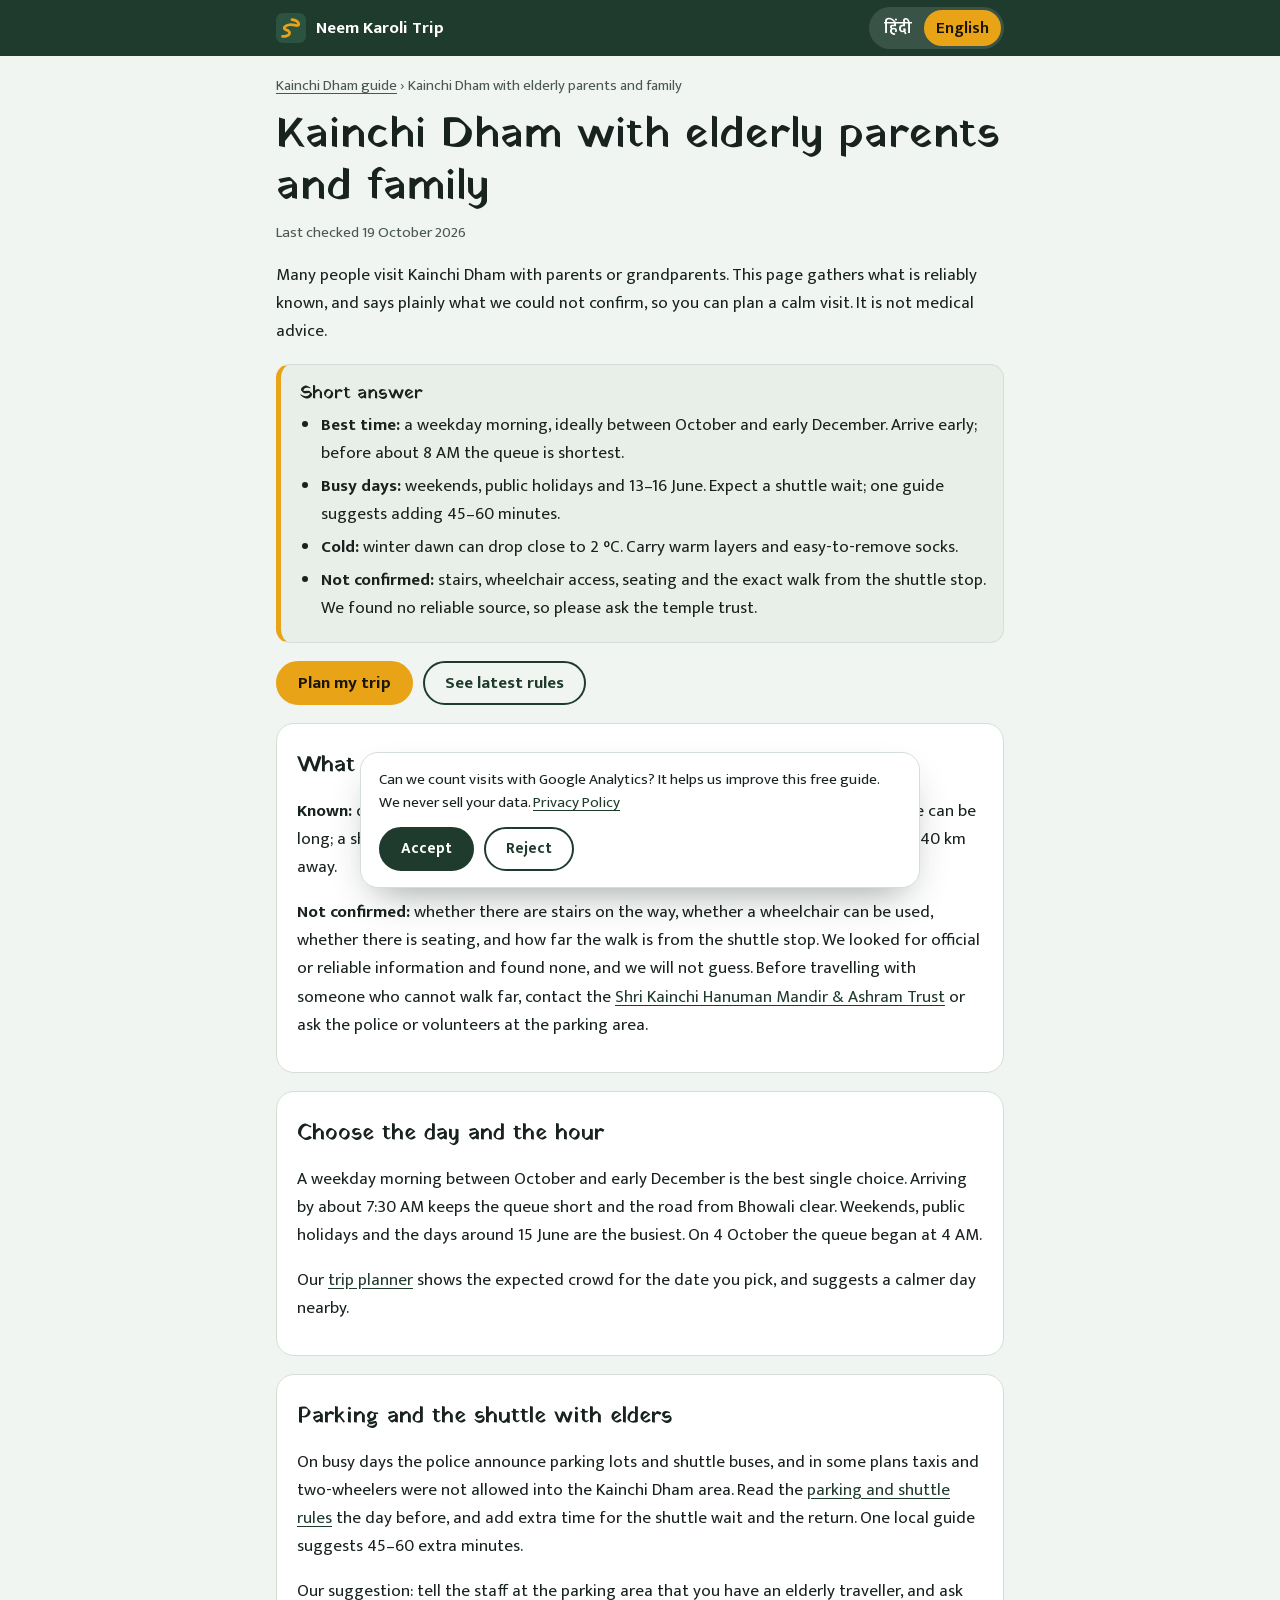
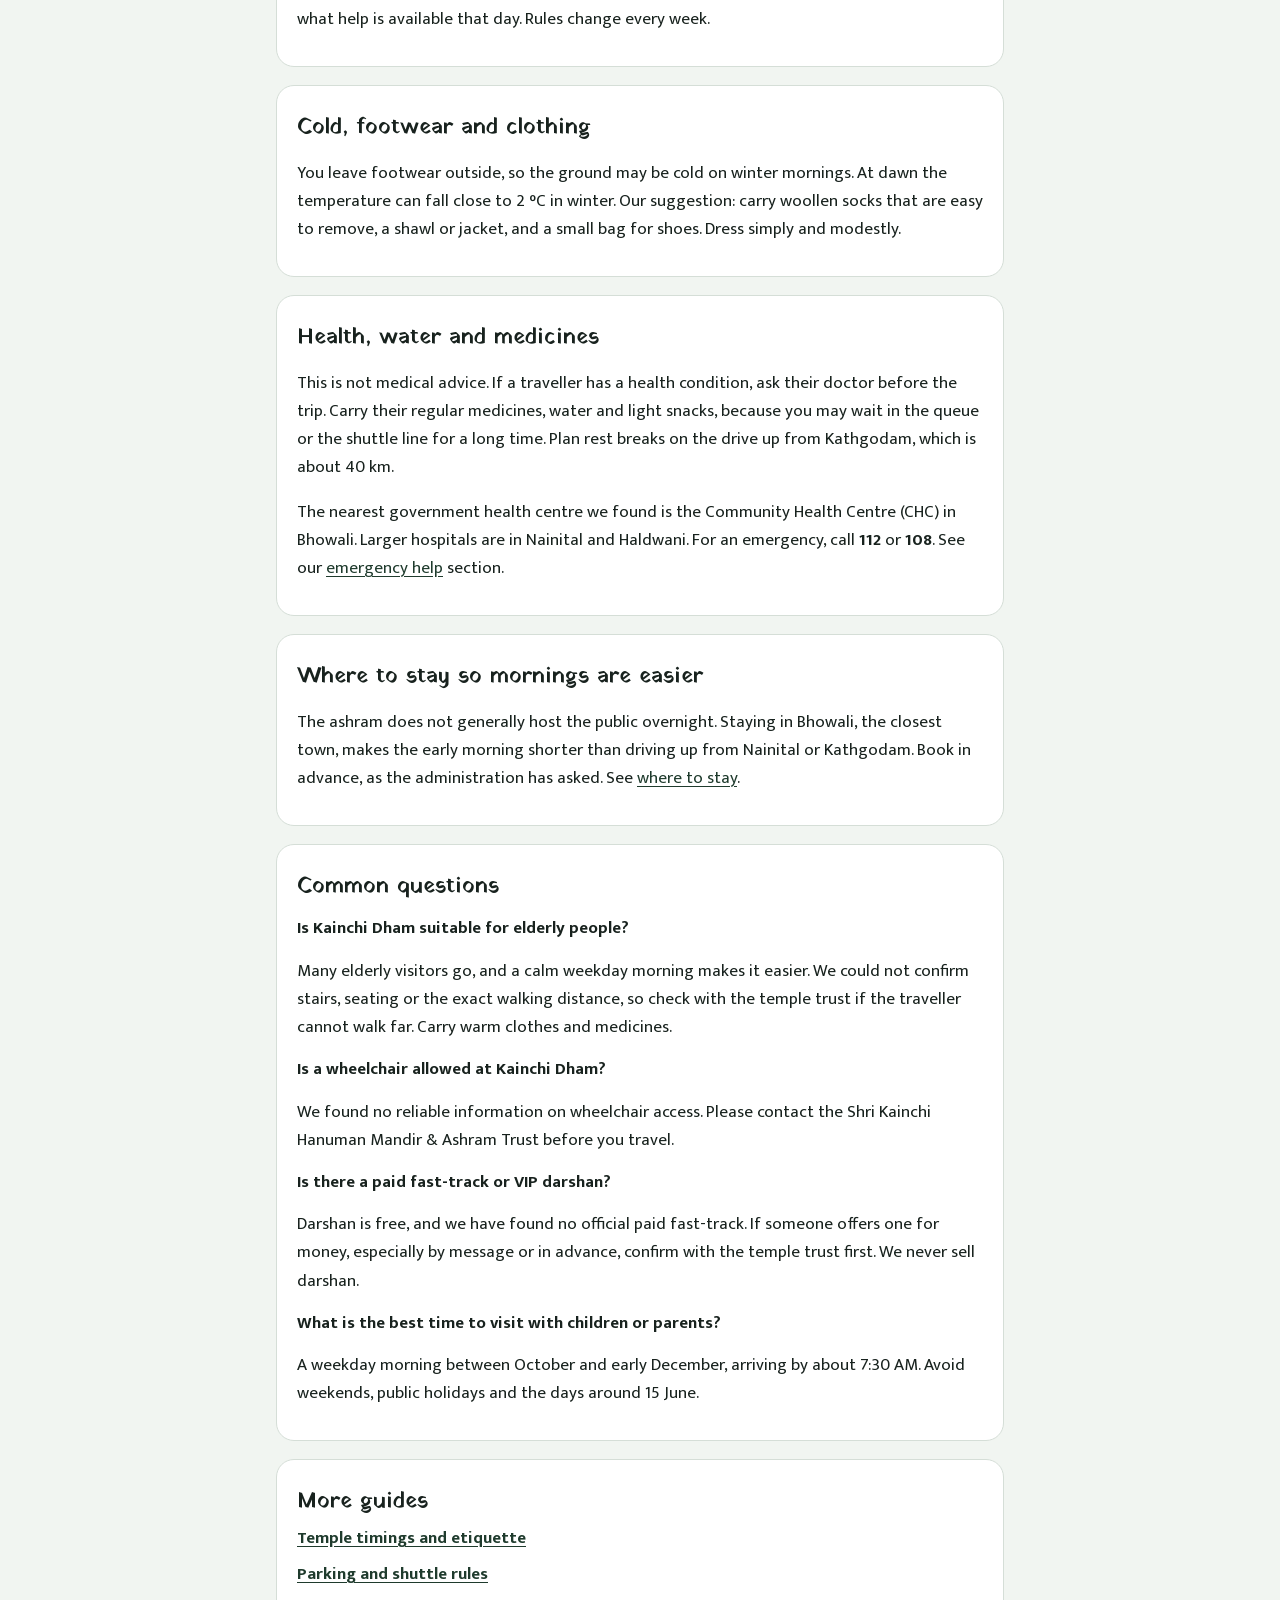
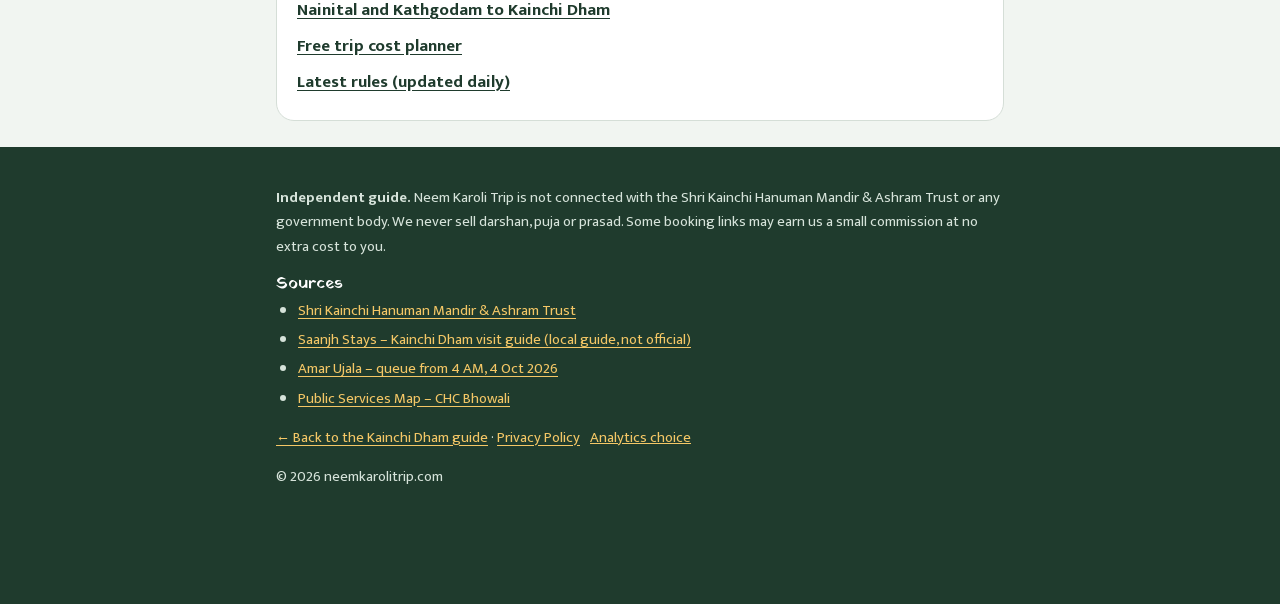
<file: kainchi-dham-for-elderly-and-families.html>
<!doctype html>
<html lang="en" data-lang="en">
<head>
<meta charset="utf-8">
<meta name="viewport" content="width=device-width, initial-scale=1">
<title>Kainchi Dham with Elderly Parents &amp; Family | Neem Karoli Trip</title>
<meta name="description" content="Visiting Kainchi Dham with elderly parents or family: best day and time, shuttle waits, cold mornings, footwear, medical help and what we can&#x27;t confirm.">
<link rel="canonical" href="https://neemkarolitrip.com/kainchi-dham-for-elderly-and-families.html">
<link rel="alternate" hreflang="en" href="https://neemkarolitrip.com/kainchi-dham-for-elderly-and-families.html">
<link rel="alternate" hreflang="hi" href="https://neemkarolitrip.com/hi/kainchi-dham-for-elderly-and-families.html">
<link rel="alternate" hreflang="x-default" href="https://neemkarolitrip.com/kainchi-dham-for-elderly-and-families.html">
<meta name="robots" content="index, follow, max-image-preview:large">
<meta name="theme-color" content="#1F3B2D">
<script>(function(){ try { var t = localStorage.getItem("nkt-theme"); if (t === "light" || t === "dark") document.documentElement.setAttribute("data-theme", t); } catch(e){} })();</script>
<meta property="og:type" content="article">
<meta property="og:site_name" content="Neem Karoli Trip">
<meta property="og:locale" content="en_IN">
<meta property="og:locale:alternate" content="hi_IN">
<meta property="og:title" content="Kainchi Dham with Elderly Parents &amp; Family | Neem Karoli Trip">
<meta property="og:description" content="Visiting Kainchi Dham with elderly parents or family: best day and time, shuttle waits, cold mornings, footwear, medical help and what we can&#x27;t confirm.">
<meta property="og:url" content="https://neemkarolitrip.com/kainchi-dham-for-elderly-and-families.html">
<meta property="og:image" content="https://neemkarolitrip.com/og-image.jpg">
<meta name="twitter:card" content="summary_large_image">
<link rel="icon" href="/favicon.ico" sizes="48x48">
<link rel="icon" href="/favicon.svg" type="image/svg+xml">
<link rel="apple-touch-icon" href="/apple-touch-icon.png">
<link rel="manifest" href="/site.webmanifest">
<link rel="preload" href="/fonts/mukta-400-latin.woff2" as="font" type="font/woff2" crossorigin>
<link rel="preload" href="/fonts/yatra-one-latin.woff2" as="font" type="font/woff2" crossorigin>
<style>
/* Fonts hosted on this site (no third-party requests). Latin and Devanagari are split so each visitor downloads only what the page needs. */
@font-face{font-family:"Mukta";font-weight:400;font-display:swap;src:url(/fonts/mukta-400-latin.woff2) format("woff2");unicode-range:U+0000-00FF,U+0131,U+0152-0153,U+02BB-02BC,U+02C6,U+02DA,U+02DC,U+0304,U+0308,U+0329,U+2000-206F,U+20AC,U+20B9,U+2122,U+2190-2199,U+2212,U+2215,U+FEFF,U+FFFD}
@font-face{font-family:"Mukta";font-weight:400;font-display:swap;src:url(/fonts/mukta-400-deva.woff2) format("woff2");unicode-range:U+0900-097F,U+1CD0-1CF9,U+200C-200D,U+20A8,U+20F0,U+25CC,U+A830-A839,U+A8E0-A8FF}
@font-face{font-family:"Mukta";font-weight:600;font-display:swap;src:url(/fonts/mukta-600-latin.woff2) format("woff2");unicode-range:U+0000-00FF,U+0131,U+0152-0153,U+02BB-02BC,U+02C6,U+02DA,U+02DC,U+0304,U+0308,U+0329,U+2000-206F,U+20AC,U+20B9,U+2122,U+2190-2199,U+2212,U+2215,U+FEFF,U+FFFD}
@font-face{font-family:"Mukta";font-weight:600;font-display:swap;src:url(/fonts/mukta-600-deva.woff2) format("woff2");unicode-range:U+0900-097F,U+1CD0-1CF9,U+200C-200D,U+20A8,U+20F0,U+25CC,U+A830-A839,U+A8E0-A8FF}
@font-face{font-family:"Mukta";font-weight:700;font-display:swap;src:url(/fonts/mukta-700-latin.woff2) format("woff2");unicode-range:U+0000-00FF,U+0131,U+0152-0153,U+02BB-02BC,U+02C6,U+02DA,U+02DC,U+0304,U+0308,U+0329,U+2000-206F,U+20AC,U+20B9,U+2122,U+2190-2199,U+2212,U+2215,U+FEFF,U+FFFD}
@font-face{font-family:"Mukta";font-weight:700;font-display:swap;src:url(/fonts/mukta-700-deva.woff2) format("woff2");unicode-range:U+0900-097F,U+1CD0-1CF9,U+200C-200D,U+20A8,U+20F0,U+25CC,U+A830-A839,U+A8E0-A8FF}
@font-face{font-family:"Yatra One";font-display:swap;src:url(/fonts/yatra-one-latin.woff2) format("woff2");unicode-range:U+0000-00FF,U+0131,U+0152-0153,U+02BB-02BC,U+02C6,U+02DA,U+02DC,U+0304,U+0308,U+0329,U+2000-206F,U+20AC,U+20B9,U+2122,U+2190-2199,U+2212,U+2215,U+FEFF,U+FFFD}
@font-face{font-family:"Yatra One";font-display:swap;src:url(/fonts/yatra-one-deva.woff2) format("woff2");unicode-range:U+0900-097F,U+1CD0-1CF9,U+200C-200D,U+20A8,U+20F0,U+25CC,U+A830-A839,U+A8E0-A8FF}
/* Digits and the rupee sign inside Yatra One headings come from Mukta Bold, so every number looks the same */
@font-face{font-family:"Yatra One";font-display:swap;src:url(/fonts/mukta-700-latin.woff2) format("woff2");unicode-range:U+0030-0039,U+20B9}
/* Fallbacks sized to match our fonts, so text doesn't jump when the real fonts arrive */
@font-face{font-family:"Mukta Fallback";src:local("Arial"),local("Roboto"),local("Helvetica Neue"),local("Liberation Sans");size-adjust:93.8%;ascent-override:120.5%;descent-override:56.7%;line-gap-override:0%}
@font-face{font-family:"Mukta Fallback";font-weight:600 700;src:local("Arial Bold"),local("Roboto Bold"),local("Helvetica Neue Bold"),local("Liberation Sans Bold");size-adjust:92.4%;ascent-override:122.3%;descent-override:57.6%;line-gap-override:0%}
@font-face{font-family:"Yatra Fallback";src:local("Arial"),local("Roboto"),local("Helvetica Neue"),local("Liberation Sans");size-adjust:110.5%;ascent-override:89.7%;descent-override:44.1%;line-gap-override:0%}
</style>
<link rel="stylesheet" href="/guide.css?v=20261124">
<script type="application/ld+json">{"@context": "https://schema.org", "@type": "Article", "headline": "Kainchi Dham with elderly parents and family", "description": "Visiting Kainchi Dham with elderly parents or family: best day and time, shuttle waits, cold mornings, footwear, medical help and what we can't confirm.", "inLanguage": "en", "dateModified": "2026-10-19", "mainEntityOfPage": "https://neemkarolitrip.com/kainchi-dham-for-elderly-and-families.html", "image": "https://neemkarolitrip.com/og-image.jpg", "author": {"@type": "Organization", "name": "Neem Karoli Trip", "url": "https://neemkarolitrip.com/"}, "publisher": {"@type": "Organization", "name": "Neem Karoli Trip", "url": "https://neemkarolitrip.com/"}}</script>
<script type="application/ld+json">{"@context": "https://schema.org", "@type": "BreadcrumbList", "itemListElement": [{"@type": "ListItem", "position": 1, "name": "Kainchi Dham Trip Guide", "item": "https://neemkarolitrip.com/"}, {"@type": "ListItem", "position": 2, "name": "Kainchi Dham with elderly parents and family", "item": "https://neemkarolitrip.com/kainchi-dham-for-elderly-and-families.html"}]}</script>
<script type="application/ld+json">{"@context": "https://schema.org", "@type": "FAQPage", "mainEntity": [{"@type": "Question", "name": "Is Kainchi Dham suitable for elderly people?", "acceptedAnswer": {"@type": "Answer", "text": "Many elderly visitors go, and a calm weekday morning makes it easier. We could not confirm stairs, seating or the exact walking distance, so check with the temple trust if the traveller cannot walk far. Carry warm clothes and medicines."}}, {"@type": "Question", "name": "Is a wheelchair allowed at Kainchi Dham?", "acceptedAnswer": {"@type": "Answer", "text": "We found no reliable information on wheelchair access. Please contact the Shri Kainchi Hanuman Mandir & Ashram Trust before you travel."}}, {"@type": "Question", "name": "Is there a paid fast-track or VIP darshan?", "acceptedAnswer": {"@type": "Answer", "text": "Darshan is free, and we have found no official paid fast-track. If someone offers one for money, especially by message or in advance, confirm with the temple trust first. We never sell darshan."}}, {"@type": "Question", "name": "What is the best time to visit with children or parents?", "acceptedAnswer": {"@type": "Answer", "text": "A weekday morning between October and early December, arriving by about 7:30 AM. Avoid weekends, public holidays and the days around 15 June."}}]}</script>
</head>
<body>
<header class="bar">
  <div class="wrap">
    <a class="brand" href="/">
      <svg width="30" height="30" viewBox="0 0 64 64" aria-hidden="true"><rect width="64" height="64" rx="14" fill="#2C5240"/><path d="M14 50 C30 50 34 40 22 36 C10 32 24 22 40 26 C54 30 50 16 34 14" stroke="#E8A317" stroke-width="6" fill="none" stroke-linecap="round"/></svg>
      <span lang="en">Neem Karoli Trip</span>
    </a>
    <nav class="lang" aria-label="Language / भाषा">
      <a href="/hi/kainchi-dham-for-elderly-and-families.html" hreflang="hi" lang="hi" data-to-lang="hi">हिंदी</a>
      <a href="/kainchi-dham-for-elderly-and-families.html" hreflang="en" lang="en" data-to-lang="en" aria-current="page">English</a>
    </nav>
  </div>
</header>

<main class="wrap">
  <nav class="crumbs" aria-label="Breadcrumb"><a href="/">Kainchi Dham guide</a> › Kainchi Dham with elderly parents and family</nav>
  <h1>Kainchi Dham with elderly parents and family</h1>
  <p class="updated">Last checked 19 October 2026</p>
  <div class="lead"><p lang="en">Many people visit Kainchi Dham with parents or grandparents. This page gathers what is reliably known, and says plainly what we could not confirm, so you can plan a calm visit. It is not medical advice.</p></div>
  <div class="quick">
<div lang="en"><h2>Short answer</h2><ul><li><b>Best time:</b> a weekday morning, ideally between October and early December. Arrive early; before about 8 AM the queue is shortest.</li><li><b>Busy days:</b> weekends, public holidays and 13–16 June. Expect a shuttle wait; one guide suggests adding 45–60 minutes.</li><li><b>Cold:</b> winter dawn can drop close to 2 °C. Carry warm layers and easy-to-remove socks.</li><li><b>Not confirmed:</b> stairs, wheelchair access, seating and the exact walk from the shuttle stop. We found no reliable source, so please ask the temple trust.</li></ul></div>
  </div>
  <div class="cta">
    <a class="btn primary" href="/#planner">Plan my trip</a>
    <a class="btn" href="/#status">See latest rules</a>
  </div>

<section class="card">
<div lang="en"><h2>What we know, and what we cannot confirm</h2>
<p><b>Known:</b> darshan is free; footwear is left outside; the weekend and festival-day queue can be long; a shuttle is used on busy days; the nearest railway station is Kathgodam, about 40 km away.</p><p><b>Not confirmed:</b> whether there are stairs on the way, whether a wheelchair can be used, whether there is seating, and how far the walk is from the shuttle stop. We looked for official or reliable information and found none, and we will not guess. Before travelling with someone who cannot walk far, contact the <a href="https://shreekainchimandirtrust.org" target="_blank" rel="noopener">Shri Kainchi Hanuman Mandir &amp; Ashram Trust</a> or ask the police or volunteers at the parking area.</p></div>
</section>

<section class="card">
<div lang="en"><h2>Choose the day and the hour</h2>
<p>A weekday morning between October and early December is the best single choice. Arriving by about 7:30 AM keeps the queue short and the road from Bhowali clear. Weekends, public holidays and the days around 15 June are the busiest. On 4 October the queue began at 4 AM.</p><p>Our <a href="/#planner">trip planner</a> shows the expected crowd for the date you pick, and suggests a calmer day nearby.</p></div>
</section>

<section class="card">
<div lang="en"><h2>Parking and the shuttle with elders</h2>
<p>On busy days the police announce parking lots and shuttle buses, and in some plans taxis and two-wheelers were not allowed into the Kainchi Dham area. Read the <a href="/kainchi-dham-parking-shuttle.html">parking and shuttle rules</a> the day before, and add extra time for the shuttle wait and the return. One local guide suggests 45–60 extra minutes.</p><p>Our suggestion: tell the staff at the parking area that you have an elderly traveller, and ask what help is available that day. Rules change every week.</p></div>
</section>

<section class="card">
<div lang="en"><h2>Cold, footwear and clothing</h2>
<p>You leave footwear outside, so the ground may be cold on winter mornings. At dawn the temperature can fall close to 2 °C in winter. Our suggestion: carry woollen socks that are easy to remove, a shawl or jacket, and a small bag for shoes. Dress simply and modestly.</p></div>
</section>

<section class="card">
<div lang="en"><h2>Health, water and medicines</h2>
<p>This is not medical advice. If a traveller has a health condition, ask their doctor before the trip. Carry their regular medicines, water and light snacks, because you may wait in the queue or the shuttle line for a long time. Plan rest breaks on the drive up from Kathgodam, which is about 40 km.</p><p>The nearest government health centre we found is the Community Health Centre (CHC) in Bhowali. Larger hospitals are in Nainital and Haldwani. For an emergency, call <b>112</b> or <b>108</b>. See our <a href="/#help">emergency help</a> section.</p></div>
</section>

<section class="card">
<div lang="en"><h2>Where to stay so mornings are easier</h2>
<p>The ashram does not generally host the public overnight. Staying in Bhowali, the closest town, makes the early morning shorter than driving up from Nainital or Kathgodam. Book in advance, as the administration has asked. See <a href="/#stay">where to stay</a>.</p></div>
</section>

<section class="card">
<div lang="en"><h2>Common questions</h2><h3>Is Kainchi Dham suitable for elderly people?</h3><p>Many elderly visitors go, and a calm weekday morning makes it easier. We could not confirm stairs, seating or the exact walking distance, so check with the temple trust if the traveller cannot walk far. Carry warm clothes and medicines.</p><h3>Is a wheelchair allowed at Kainchi Dham?</h3><p>We found no reliable information on wheelchair access. Please contact the Shri Kainchi Hanuman Mandir & Ashram Trust before you travel.</p><h3>Is there a paid fast-track or VIP darshan?</h3><p>Darshan is free, and we have found no official paid fast-track. If someone offers one for money, especially by message or in advance, confirm with the temple trust first. We never sell darshan.</p><h3>What is the best time to visit with children or parents?</h3><p>A weekday morning between October and early December, arriving by about 7:30 AM. Avoid weekends, public holidays and the days around 15 June.</p></div>
</section>

<section class="card more"><h2>More guides</h2><ul><li><a href="/kainchi-dham-timings.html">Temple timings and etiquette</a></li><li><a href="/kainchi-dham-parking-shuttle.html">Parking and shuttle rules</a></li><li><a href="/nainital-kathgodam-to-kainchi-dham.html">Nainital and Kathgodam to Kainchi Dham</a></li><li><a href="/#planner">Free trip cost planner</a></li><li><a href="/#status">Latest rules (updated daily)</a></li></ul></section>
</main>

<footer>
  <div class="wrap">
    <div class="disclaimer">
      <p lang="en"><b>Independent guide.</b> Neem Karoli Trip is not connected with the Shri Kainchi Hanuman Mandir & Ashram Trust or any government body. We never sell darshan, puja or prasad. Some booking links may earn us a small commission at no extra cost to you.</p>
      
    </div>
    <h2>Sources</h2>
    <ul><li><a href="https://shreekainchimandirtrust.org" target="_blank" rel="noopener">Shri Kainchi Hanuman Mandir &amp; Ashram Trust</a></li><li><a href="https://saanjhstays.com/kainchi-dham-visit-guide/" target="_blank" rel="noopener">Saanjh Stays – Kainchi Dham visit guide (local guide, not official)</a></li><li><a href="https://www.amarujala.com/uttarakhand/nainital/surge-of-faith-at-kainchi-dham-queues-for-darshan-since-morning-2026-10-04" target="_blank" rel="noopener">Amar Ujala – queue from 4 AM, 4 Oct 2026</a></li><li><a href="https://www.publicservicesmap.in/hospitals/centre/chc-bhowali-nainital-uttarakhand-hosp5g07202" target="_blank" rel="noopener">Public Services Map – CHC Bhowali</a></li></ul>
    <p><a href="/">← Back to the Kainchi Dham guide</a> · <a href="/privacy.html">Privacy Policy</a><button type="button" class="linkbtn" data-consent-open>Analytics choice</button></p>
    <p>© 2026 neemkarolitrip.com</p>
  </div>
</footer>

<div class="consent" id="consent" role="dialog" aria-live="polite" aria-labelledby="consent-t" hidden>
  <p id="consent-t"><span lang="en">Can we count visits with Google Analytics? It helps us improve this free guide. We never sell your data. <a href="/privacy.html">Privacy Policy</a></span></p>
  <div class="row">
    <button type="button" class="yes" data-consent="granted"><span lang="en">Accept</span></button>
    <button type="button" class="no" data-consent="denied"><span lang="en">Reject</span></button>
  </div>
</div>

<script>
(function(){
  /* This page is in one language; remember it so the home page opens in the same language. */
  try { localStorage.setItem("nkt-lang", "en"); } catch(e){}
  document.querySelectorAll("[data-to-lang]").forEach(function(a){ a.addEventListener("click", function(){ try { localStorage.setItem("nkt-lang", a.getAttribute("data-to-lang")); } catch(e){} }); });

  /* Google Analytics: loads ONLY after the visitor taps Accept (same choice as the home page, key nkt-consent). */
  var GA_ID = "G-2941KYJBNX", KEY = "nkt-consent", box = document.getElementById("consent"), loaded = false;
  window.dataLayer = window.dataLayer || [];
  function gtag(){ dataLayer.push(arguments); }
  window.gtag = gtag;
  gtag("consent", "default", {analytics_storage:"denied", ad_storage:"denied", ad_user_data:"denied", ad_personalization:"denied"});
  function load(){
    if (loaded) return; loaded = true;
    gtag("consent", "update", {analytics_storage:"granted"});
    var s = document.createElement("script"); s.async = true;
    s.src = "https://www.googletagmanager.com/gtag/js?id=" + GA_ID; document.head.appendChild(s);
    gtag("js", new Date());
    gtag("config", GA_ID, {allow_google_signals:false, allow_ad_personalization_signals:false});
  }
  function choose(v){ try { localStorage.setItem(KEY, v); } catch(e){} box.hidden = true; if (v === "granted") load(); }
  var c = null; try { c = localStorage.getItem(KEY); } catch(e){}
  if (c === "granted") load(); else if (c !== "denied") setTimeout(function(){ box.hidden = false; }, 1200);
  document.querySelectorAll("[data-consent]").forEach(function(b){ b.addEventListener("click", function(){ choose(b.getAttribute("data-consent")); }); });
  document.querySelectorAll("[data-consent-open]").forEach(function(b){ b.addEventListener("click", function(){ box.hidden = false; }); });
  document.addEventListener("click", function(e){
    var a = e.target.closest && e.target.closest("a[href]");
    if (!a || !loaded) return;
    if (/whatsapp|instagram|youtube|facebook/.test(a.hostname)) gtag("event", "social_click", {network:a.hostname.replace("www.","")});
  });
})();
</script>
</body>
</html>
</file>
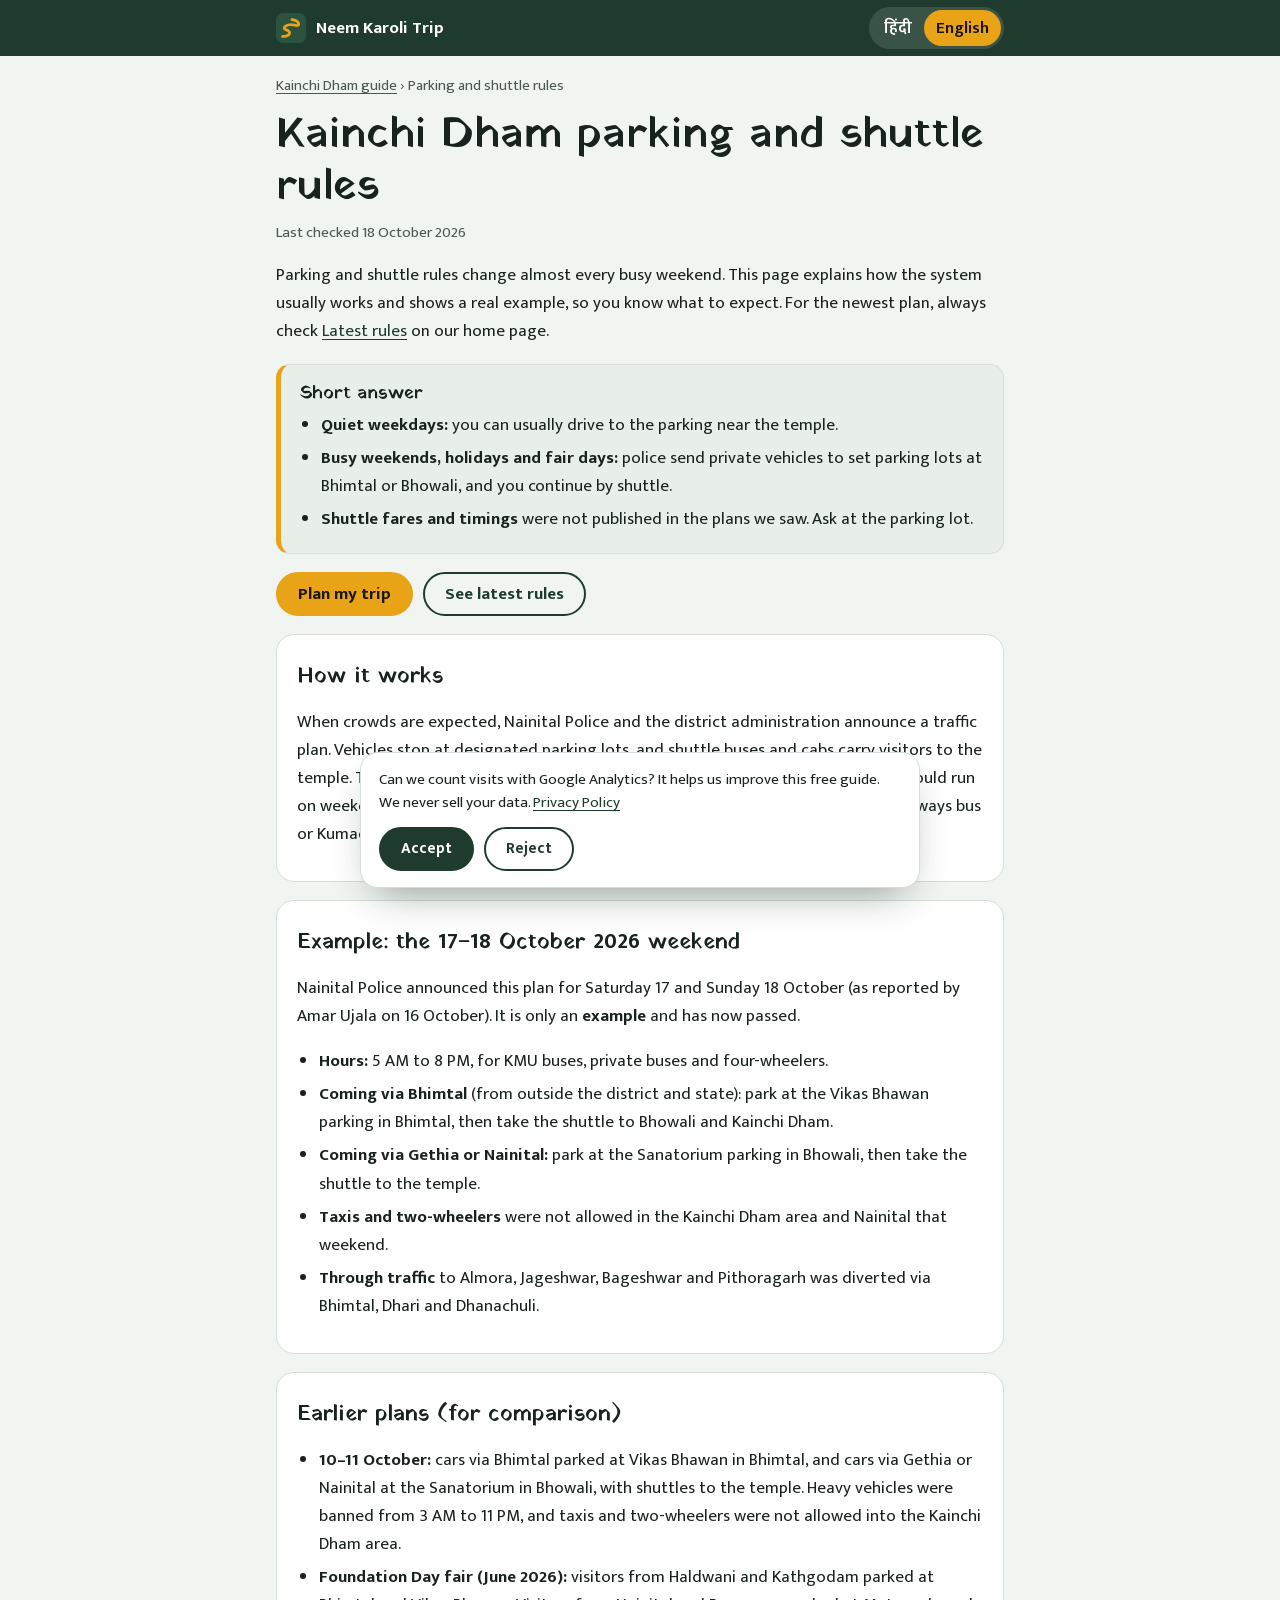
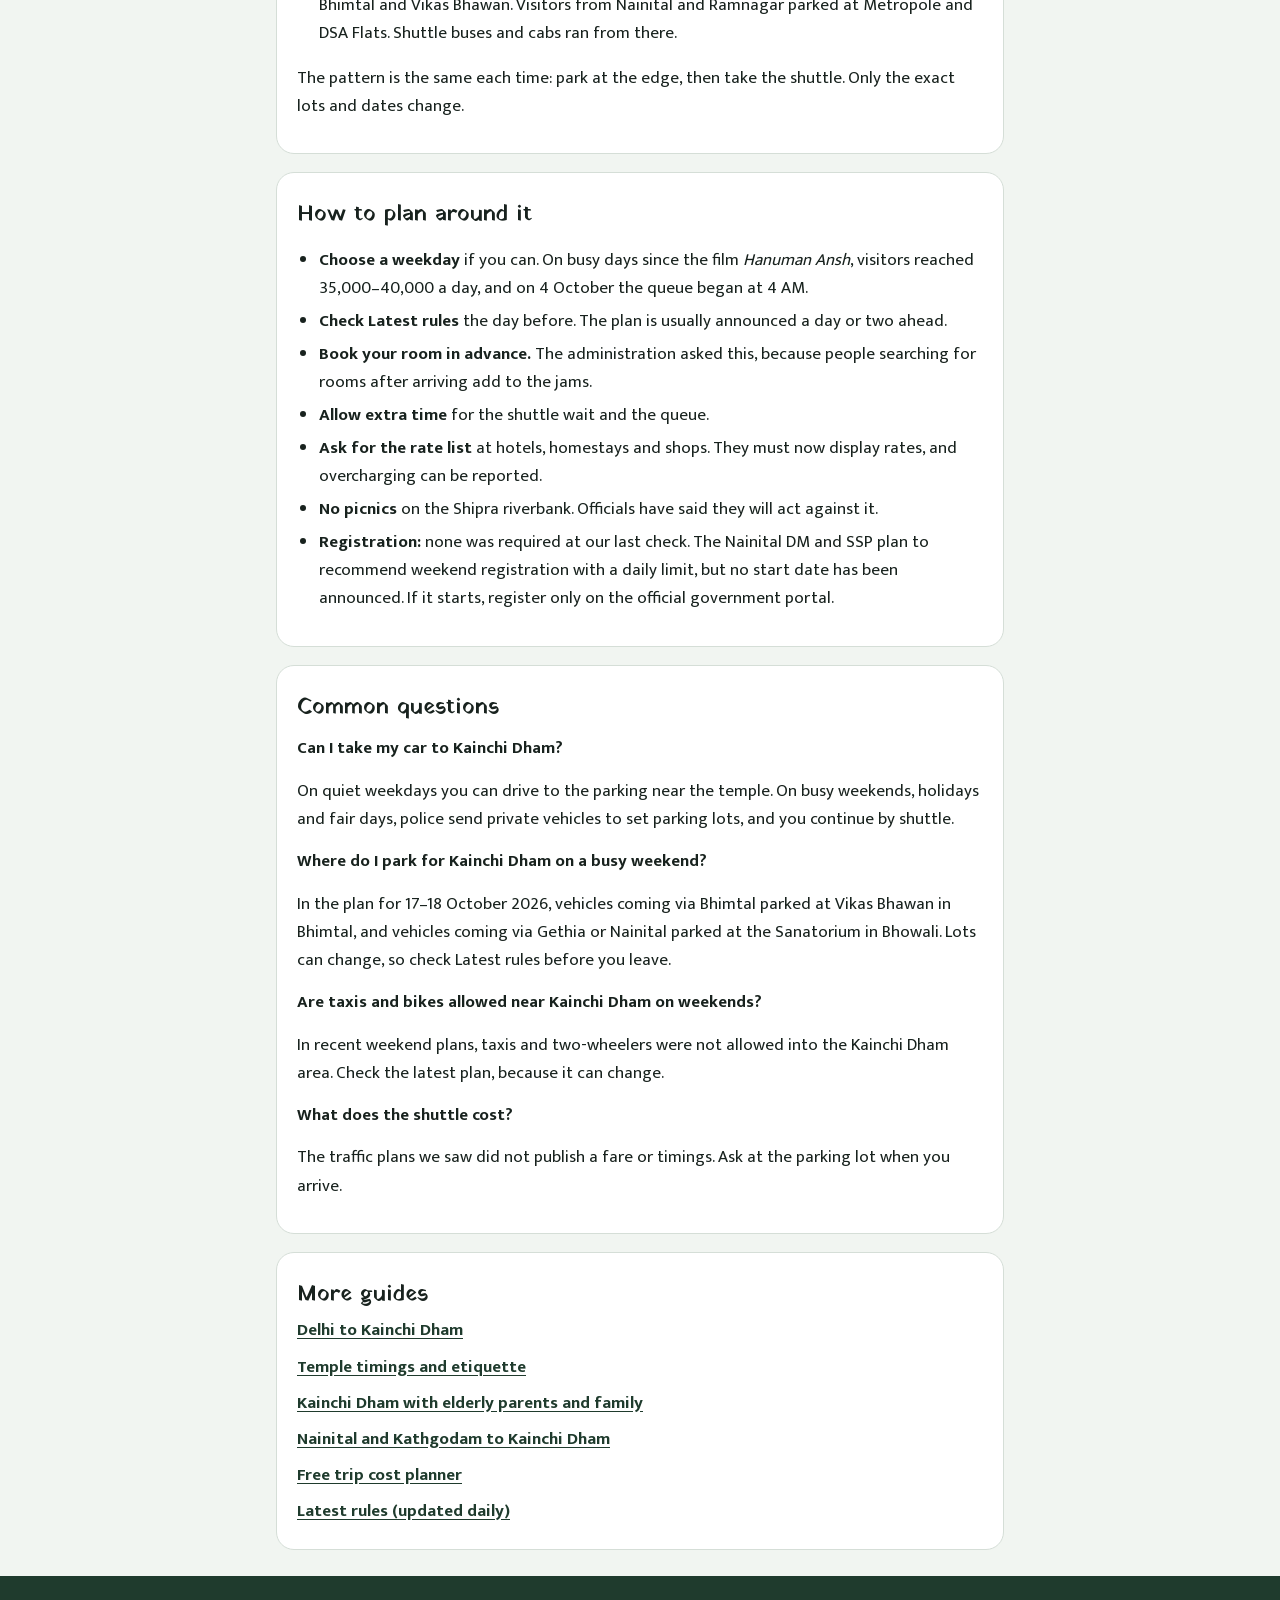
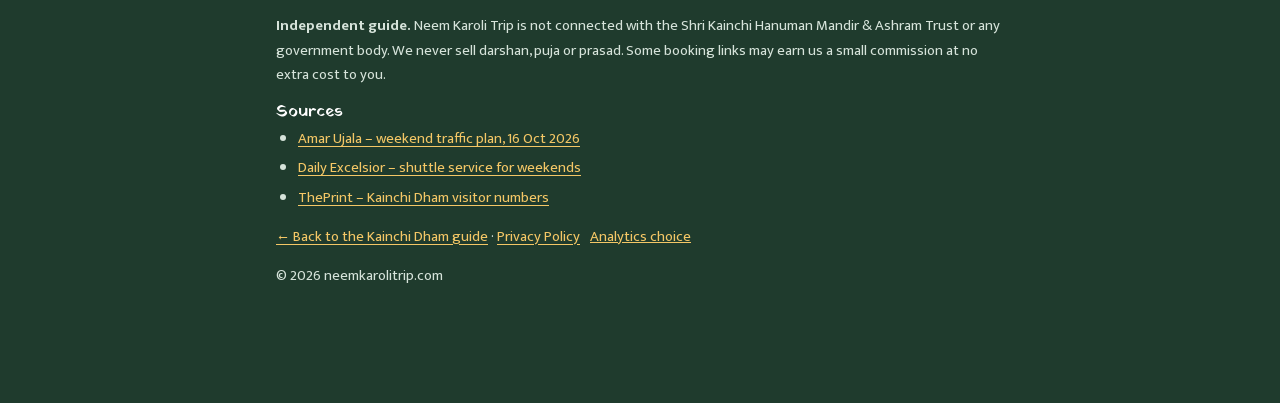
<file: kainchi-dham-parking-shuttle.html>
<!doctype html>
<html lang="en" data-lang="en">
<head>
<meta charset="utf-8">
<meta name="viewport" content="width=device-width, initial-scale=1">
<title>Kainchi Dham Parking &amp; Shuttle Rules | Neem Karoli Trip</title>
<meta name="description" content="Where to park for Kainchi Dham on busy weekends, how the shuttle works, what police ban, and an example traffic plan. In Hindi and English.">
<link rel="canonical" href="https://neemkarolitrip.com/kainchi-dham-parking-shuttle.html">
<link rel="alternate" hreflang="en" href="https://neemkarolitrip.com/kainchi-dham-parking-shuttle.html">
<link rel="alternate" hreflang="hi" href="https://neemkarolitrip.com/hi/kainchi-dham-parking-shuttle.html">
<link rel="alternate" hreflang="x-default" href="https://neemkarolitrip.com/kainchi-dham-parking-shuttle.html">
<meta name="robots" content="index, follow, max-image-preview:large">
<meta name="theme-color" content="#1F3B2D">
<script>(function(){ try { var t = localStorage.getItem("nkt-theme"); if (t === "light" || t === "dark") document.documentElement.setAttribute("data-theme", t); } catch(e){} })();</script>
<meta property="og:type" content="article">
<meta property="og:site_name" content="Neem Karoli Trip">
<meta property="og:locale" content="en_IN">
<meta property="og:locale:alternate" content="hi_IN">
<meta property="og:title" content="Kainchi Dham Parking &amp; Shuttle Rules | Neem Karoli Trip">
<meta property="og:description" content="Where to park for Kainchi Dham on busy weekends, how the shuttle works, what police ban, and an example traffic plan. In Hindi and English.">
<meta property="og:url" content="https://neemkarolitrip.com/kainchi-dham-parking-shuttle.html">
<meta property="og:image" content="https://neemkarolitrip.com/og-image.jpg">
<meta name="twitter:card" content="summary_large_image">
<link rel="icon" href="/favicon.ico" sizes="48x48">
<link rel="icon" href="/favicon.svg" type="image/svg+xml">
<link rel="apple-touch-icon" href="/apple-touch-icon.png">
<link rel="manifest" href="/site.webmanifest">
<link rel="preload" href="/fonts/mukta-400-latin.woff2" as="font" type="font/woff2" crossorigin>
<link rel="preload" href="/fonts/yatra-one-latin.woff2" as="font" type="font/woff2" crossorigin>
<style>
/* Fonts hosted on this site (no third-party requests). Latin and Devanagari are split so each visitor downloads only what the page needs. */
@font-face{font-family:"Mukta";font-weight:400;font-display:swap;src:url(/fonts/mukta-400-latin.woff2) format("woff2");unicode-range:U+0000-00FF,U+0131,U+0152-0153,U+02BB-02BC,U+02C6,U+02DA,U+02DC,U+0304,U+0308,U+0329,U+2000-206F,U+20AC,U+20B9,U+2122,U+2190-2199,U+2212,U+2215,U+FEFF,U+FFFD}
@font-face{font-family:"Mukta";font-weight:400;font-display:swap;src:url(/fonts/mukta-400-deva.woff2) format("woff2");unicode-range:U+0900-097F,U+1CD0-1CF9,U+200C-200D,U+20A8,U+20F0,U+25CC,U+A830-A839,U+A8E0-A8FF}
@font-face{font-family:"Mukta";font-weight:600;font-display:swap;src:url(/fonts/mukta-600-latin.woff2) format("woff2");unicode-range:U+0000-00FF,U+0131,U+0152-0153,U+02BB-02BC,U+02C6,U+02DA,U+02DC,U+0304,U+0308,U+0329,U+2000-206F,U+20AC,U+20B9,U+2122,U+2190-2199,U+2212,U+2215,U+FEFF,U+FFFD}
@font-face{font-family:"Mukta";font-weight:600;font-display:swap;src:url(/fonts/mukta-600-deva.woff2) format("woff2");unicode-range:U+0900-097F,U+1CD0-1CF9,U+200C-200D,U+20A8,U+20F0,U+25CC,U+A830-A839,U+A8E0-A8FF}
@font-face{font-family:"Mukta";font-weight:700;font-display:swap;src:url(/fonts/mukta-700-latin.woff2) format("woff2");unicode-range:U+0000-00FF,U+0131,U+0152-0153,U+02BB-02BC,U+02C6,U+02DA,U+02DC,U+0304,U+0308,U+0329,U+2000-206F,U+20AC,U+20B9,U+2122,U+2190-2199,U+2212,U+2215,U+FEFF,U+FFFD}
@font-face{font-family:"Mukta";font-weight:700;font-display:swap;src:url(/fonts/mukta-700-deva.woff2) format("woff2");unicode-range:U+0900-097F,U+1CD0-1CF9,U+200C-200D,U+20A8,U+20F0,U+25CC,U+A830-A839,U+A8E0-A8FF}
@font-face{font-family:"Yatra One";font-display:swap;src:url(/fonts/yatra-one-latin.woff2) format("woff2");unicode-range:U+0000-00FF,U+0131,U+0152-0153,U+02BB-02BC,U+02C6,U+02DA,U+02DC,U+0304,U+0308,U+0329,U+2000-206F,U+20AC,U+20B9,U+2122,U+2190-2199,U+2212,U+2215,U+FEFF,U+FFFD}
@font-face{font-family:"Yatra One";font-display:swap;src:url(/fonts/yatra-one-deva.woff2) format("woff2");unicode-range:U+0900-097F,U+1CD0-1CF9,U+200C-200D,U+20A8,U+20F0,U+25CC,U+A830-A839,U+A8E0-A8FF}
/* Digits and the rupee sign inside Yatra One headings come from Mukta Bold, so every number looks the same */
@font-face{font-family:"Yatra One";font-display:swap;src:url(/fonts/mukta-700-latin.woff2) format("woff2");unicode-range:U+0030-0039,U+20B9}
/* Fallbacks sized to match our fonts, so text doesn't jump when the real fonts arrive */
@font-face{font-family:"Mukta Fallback";src:local("Arial"),local("Roboto"),local("Helvetica Neue"),local("Liberation Sans");size-adjust:93.8%;ascent-override:120.5%;descent-override:56.7%;line-gap-override:0%}
@font-face{font-family:"Mukta Fallback";font-weight:600 700;src:local("Arial Bold"),local("Roboto Bold"),local("Helvetica Neue Bold"),local("Liberation Sans Bold");size-adjust:92.4%;ascent-override:122.3%;descent-override:57.6%;line-gap-override:0%}
@font-face{font-family:"Yatra Fallback";src:local("Arial"),local("Roboto"),local("Helvetica Neue"),local("Liberation Sans");size-adjust:110.5%;ascent-override:89.7%;descent-override:44.1%;line-gap-override:0%}
</style>
<link rel="stylesheet" href="/guide.css?v=20261124">
<script type="application/ld+json">{"@context": "https://schema.org", "@type": "Article", "headline": "Kainchi Dham parking and shuttle rules", "description": "Where to park for Kainchi Dham on busy weekends, how the shuttle works, what police ban, and an example traffic plan. In Hindi and English.", "inLanguage": "en", "dateModified": "2026-10-18", "mainEntityOfPage": "https://neemkarolitrip.com/kainchi-dham-parking-shuttle.html", "image": "https://neemkarolitrip.com/og-image.jpg", "author": {"@type": "Organization", "name": "Neem Karoli Trip", "url": "https://neemkarolitrip.com/"}, "publisher": {"@type": "Organization", "name": "Neem Karoli Trip", "url": "https://neemkarolitrip.com/"}}</script>
<script type="application/ld+json">{"@context": "https://schema.org", "@type": "BreadcrumbList", "itemListElement": [{"@type": "ListItem", "position": 1, "name": "Kainchi Dham Trip Guide", "item": "https://neemkarolitrip.com/"}, {"@type": "ListItem", "position": 2, "name": "Parking and shuttle rules", "item": "https://neemkarolitrip.com/kainchi-dham-parking-shuttle.html"}]}</script>
<script type="application/ld+json">{"@context": "https://schema.org", "@type": "FAQPage", "mainEntity": [{"@type": "Question", "name": "Can I take my car to Kainchi Dham?", "acceptedAnswer": {"@type": "Answer", "text": "On quiet weekdays you can drive to the parking near the temple. On busy weekends, holidays and fair days, police send private vehicles to set parking lots, and you continue by shuttle."}}, {"@type": "Question", "name": "Where do I park for Kainchi Dham on a busy weekend?", "acceptedAnswer": {"@type": "Answer", "text": "In the plan for 17–18 October 2026, vehicles coming via Bhimtal parked at Vikas Bhawan in Bhimtal, and vehicles coming via Gethia or Nainital parked at the Sanatorium in Bhowali. Lots can change, so check Latest rules before you leave."}}, {"@type": "Question", "name": "Are taxis and bikes allowed near Kainchi Dham on weekends?", "acceptedAnswer": {"@type": "Answer", "text": "In recent weekend plans, taxis and two-wheelers were not allowed into the Kainchi Dham area. Check the latest plan, because it can change."}}, {"@type": "Question", "name": "What does the shuttle cost?", "acceptedAnswer": {"@type": "Answer", "text": "The traffic plans we saw did not publish a fare or timings. Ask at the parking lot when you arrive."}}]}</script>
</head>
<body>
<header class="bar">
  <div class="wrap">
    <a class="brand" href="/">
      <svg width="30" height="30" viewBox="0 0 64 64" aria-hidden="true"><rect width="64" height="64" rx="14" fill="#2C5240"/><path d="M14 50 C30 50 34 40 22 36 C10 32 24 22 40 26 C54 30 50 16 34 14" stroke="#E8A317" stroke-width="6" fill="none" stroke-linecap="round"/></svg>
      <span lang="en">Neem Karoli Trip</span>
    </a>
    <nav class="lang" aria-label="Language / भाषा">
      <a href="/hi/kainchi-dham-parking-shuttle.html" hreflang="hi" lang="hi" data-to-lang="hi">हिंदी</a>
      <a href="/kainchi-dham-parking-shuttle.html" hreflang="en" lang="en" data-to-lang="en" aria-current="page">English</a>
    </nav>
  </div>
</header>

<main class="wrap">
  <nav class="crumbs" aria-label="Breadcrumb"><a href="/">Kainchi Dham guide</a> › Parking and shuttle rules</nav>
  <h1>Kainchi Dham parking and shuttle rules</h1>
  <p class="updated">Last checked 18 October 2026</p>
  <div class="lead"><p lang="en">Parking and shuttle rules change almost every busy weekend. This page explains how the system usually works and shows a real example, so you know what to expect. For the newest plan, always check <a href="/#status">Latest rules</a> on our home page.</p></div>
  <div class="quick">
<div lang="en"><h2>Short answer</h2><ul><li><b>Quiet weekdays:</b> you can usually drive to the parking near the temple.</li><li><b>Busy weekends, holidays and fair days:</b> police send private vehicles to set parking lots at Bhimtal or Bhowali, and you continue by shuttle.</li><li><b>Shuttle fares and timings</b> were not published in the plans we saw. Ask at the parking lot.</li></ul></div>
  </div>
  <div class="cta">
    <a class="btn primary" href="/#planner">Plan my trip</a>
    <a class="btn" href="/#status">See latest rules</a>
  </div>

<section class="card">
<div lang="en"><h2>How it works</h2>
<p>When crowds are expected, Nainital Police and the district administration announce a traffic plan. Vehicles stop at designated parking lots, and shuttle buses and cabs carry visitors to the temple. The shuttle already ran during the June fair, and the administration said it would run on weekends and festive days. From the parking spots, visitors continue by taxi, roadways bus or Kumaon Mandal Vikas Nigam (KMVN) bus.</p></div>
</section>

<section class="card">
<div lang="en"><h2>Example: the 17–18 October 2026 weekend</h2>
<p>Nainital Police announced this plan for Saturday 17 and Sunday 18 October (as reported by Amar Ujala on 16 October). It is only an <b>example</b> and has now passed.</p>
<ul>
<li><b>Hours:</b> 5 AM to 8 PM, for KMU buses, private buses and four-wheelers.</li>
<li><b>Coming via Bhimtal</b> (from outside the district and state): park at the Vikas Bhawan parking in Bhimtal, then take the shuttle to Bhowali and Kainchi Dham.</li>
<li><b>Coming via Gethia or Nainital:</b> park at the Sanatorium parking in Bhowali, then take the shuttle to the temple.</li>
<li><b>Taxis and two-wheelers</b> were not allowed in the Kainchi Dham area and Nainital that weekend.</li>
<li><b>Through traffic</b> to Almora, Jageshwar, Bageshwar and Pithoragarh was diverted via Bhimtal, Dhari and Dhanachuli.</li>
</ul></div>
</section>

<section class="card">
<div lang="en"><h2>Earlier plans (for comparison)</h2>
<ul>
<li><b>10–11 October:</b> cars via Bhimtal parked at Vikas Bhawan in Bhimtal, and cars via Gethia or Nainital at the Sanatorium in Bhowali, with shuttles to the temple. Heavy vehicles were banned from 3 AM to 11 PM, and taxis and two-wheelers were not allowed into the Kainchi Dham area.</li>
<li><b>Foundation Day fair (June 2026):</b> visitors from Haldwani and Kathgodam parked at Bhimtal and Vikas Bhawan. Visitors from Nainital and Ramnagar parked at Metropole and DSA Flats. Shuttle buses and cabs ran from there.</li>
</ul>
<p>The pattern is the same each time: park at the edge, then take the shuttle. Only the exact lots and dates change.</p></div>
</section>

<section class="card">
<div lang="en"><h2>How to plan around it</h2>
<ul>
<li><b>Choose a weekday</b> if you can. On busy days since the film <i>Hanuman Ansh</i>, visitors reached 35,000–40,000 a day, and on 4 October the queue began at 4 AM.</li>
<li><b>Check Latest rules</b> the day before. The plan is usually announced a day or two ahead.</li>
<li><b>Book your room in advance.</b> The administration asked this, because people searching for rooms after arriving add to the jams.</li>
<li><b>Allow extra time</b> for the shuttle wait and the queue.</li>
<li><b>Ask for the rate list</b> at hotels, homestays and shops. They must now display rates, and overcharging can be reported.</li>
<li><b>No picnics</b> on the Shipra riverbank. Officials have said they will act against it.</li>
<li><b>Registration:</b> none was required at our last check. The Nainital DM and SSP plan to recommend weekend registration with a daily limit, but no start date has been announced. If it starts, register only on the official government portal.</li>
</ul></div>
</section>

<section class="card">
<div lang="en"><h2>Common questions</h2><h3>Can I take my car to Kainchi Dham?</h3><p>On quiet weekdays you can drive to the parking near the temple. On busy weekends, holidays and fair days, police send private vehicles to set parking lots, and you continue by shuttle.</p><h3>Where do I park for Kainchi Dham on a busy weekend?</h3><p>In the plan for 17–18 October 2026, vehicles coming via Bhimtal parked at Vikas Bhawan in Bhimtal, and vehicles coming via Gethia or Nainital parked at the Sanatorium in Bhowali. Lots can change, so check Latest rules before you leave.</p><h3>Are taxis and bikes allowed near Kainchi Dham on weekends?</h3><p>In recent weekend plans, taxis and two-wheelers were not allowed into the Kainchi Dham area. Check the latest plan, because it can change.</p><h3>What does the shuttle cost?</h3><p>The traffic plans we saw did not publish a fare or timings. Ask at the parking lot when you arrive.</p></div>
</section>

<section class="card more"><h2>More guides</h2><ul><li><a href="/delhi-to-kainchi-dham.html">Delhi to Kainchi Dham</a></li><li><a href="/kainchi-dham-timings.html">Temple timings and etiquette</a></li><li><a href="/kainchi-dham-for-elderly-and-families.html">Kainchi Dham with elderly parents and family</a></li><li><a href="/nainital-kathgodam-to-kainchi-dham.html">Nainital and Kathgodam to Kainchi Dham</a></li><li><a href="/#planner">Free trip cost planner</a></li><li><a href="/#status">Latest rules (updated daily)</a></li></ul></section>
</main>

<footer>
  <div class="wrap">
    <div class="disclaimer">
      <p lang="en"><b>Independent guide.</b> Neem Karoli Trip is not connected with the Shri Kainchi Hanuman Mandir & Ashram Trust or any government body. We never sell darshan, puja or prasad. Some booking links may earn us a small commission at no extra cost to you.</p>
      
    </div>
    <h2>Sources</h2>
    <ul><li><a href="https://www.amarujala.com/uttarakhand/nainital/police-plan-for-weekend-crowds-at-kainchi-dham-2026-10-16" target="_blank" rel="noopener">Amar Ujala – weekend traffic plan, 16 Oct 2026</a></li><li><a href="https://www.dailyexcelsior.com/to-ease-traffic-congestion-nainital-to-start-shuttle-service-for-kainchi-dham-on-weekends" target="_blank" rel="noopener">Daily Excelsior – shuttle service for weekends</a></li><li><a href="https://theprint.in/ground-reports/hanuman-ansh-kainchi-dham-pilgrimage-rush/3064018/" target="_blank" rel="noopener">ThePrint – Kainchi Dham visitor numbers</a></li></ul>
    <p><a href="/">← Back to the Kainchi Dham guide</a> · <a href="/privacy.html">Privacy Policy</a><button type="button" class="linkbtn" data-consent-open>Analytics choice</button></p>
    <p>© 2026 neemkarolitrip.com</p>
  </div>
</footer>

<div class="consent" id="consent" role="dialog" aria-live="polite" aria-labelledby="consent-t" hidden>
  <p id="consent-t"><span lang="en">Can we count visits with Google Analytics? It helps us improve this free guide. We never sell your data. <a href="/privacy.html">Privacy Policy</a></span></p>
  <div class="row">
    <button type="button" class="yes" data-consent="granted"><span lang="en">Accept</span></button>
    <button type="button" class="no" data-consent="denied"><span lang="en">Reject</span></button>
  </div>
</div>

<script>
(function(){
  /* This page is in one language; remember it so the home page opens in the same language. */
  try { localStorage.setItem("nkt-lang", "en"); } catch(e){}
  document.querySelectorAll("[data-to-lang]").forEach(function(a){ a.addEventListener("click", function(){ try { localStorage.setItem("nkt-lang", a.getAttribute("data-to-lang")); } catch(e){} }); });

  /* Google Analytics: loads ONLY after the visitor taps Accept (same choice as the home page, key nkt-consent). */
  var GA_ID = "G-2941KYJBNX", KEY = "nkt-consent", box = document.getElementById("consent"), loaded = false;
  window.dataLayer = window.dataLayer || [];
  function gtag(){ dataLayer.push(arguments); }
  window.gtag = gtag;
  gtag("consent", "default", {analytics_storage:"denied", ad_storage:"denied", ad_user_data:"denied", ad_personalization:"denied"});
  function load(){
    if (loaded) return; loaded = true;
    gtag("consent", "update", {analytics_storage:"granted"});
    var s = document.createElement("script"); s.async = true;
    s.src = "https://www.googletagmanager.com/gtag/js?id=" + GA_ID; document.head.appendChild(s);
    gtag("js", new Date());
    gtag("config", GA_ID, {allow_google_signals:false, allow_ad_personalization_signals:false});
  }
  function choose(v){ try { localStorage.setItem(KEY, v); } catch(e){} box.hidden = true; if (v === "granted") load(); }
  var c = null; try { c = localStorage.getItem(KEY); } catch(e){}
  if (c === "granted") load(); else if (c !== "denied") setTimeout(function(){ box.hidden = false; }, 1200);
  document.querySelectorAll("[data-consent]").forEach(function(b){ b.addEventListener("click", function(){ choose(b.getAttribute("data-consent")); }); });
  document.querySelectorAll("[data-consent-open]").forEach(function(b){ b.addEventListener("click", function(){ box.hidden = false; }); });
  document.addEventListener("click", function(e){
    var a = e.target.closest && e.target.closest("a[href]");
    if (!a || !loaded) return;
    if (/whatsapp|instagram|youtube|facebook/.test(a.hostname)) gtag("event", "social_click", {network:a.hostname.replace("www.","")});
  });
})();
</script>
</body>
</html>
</file>
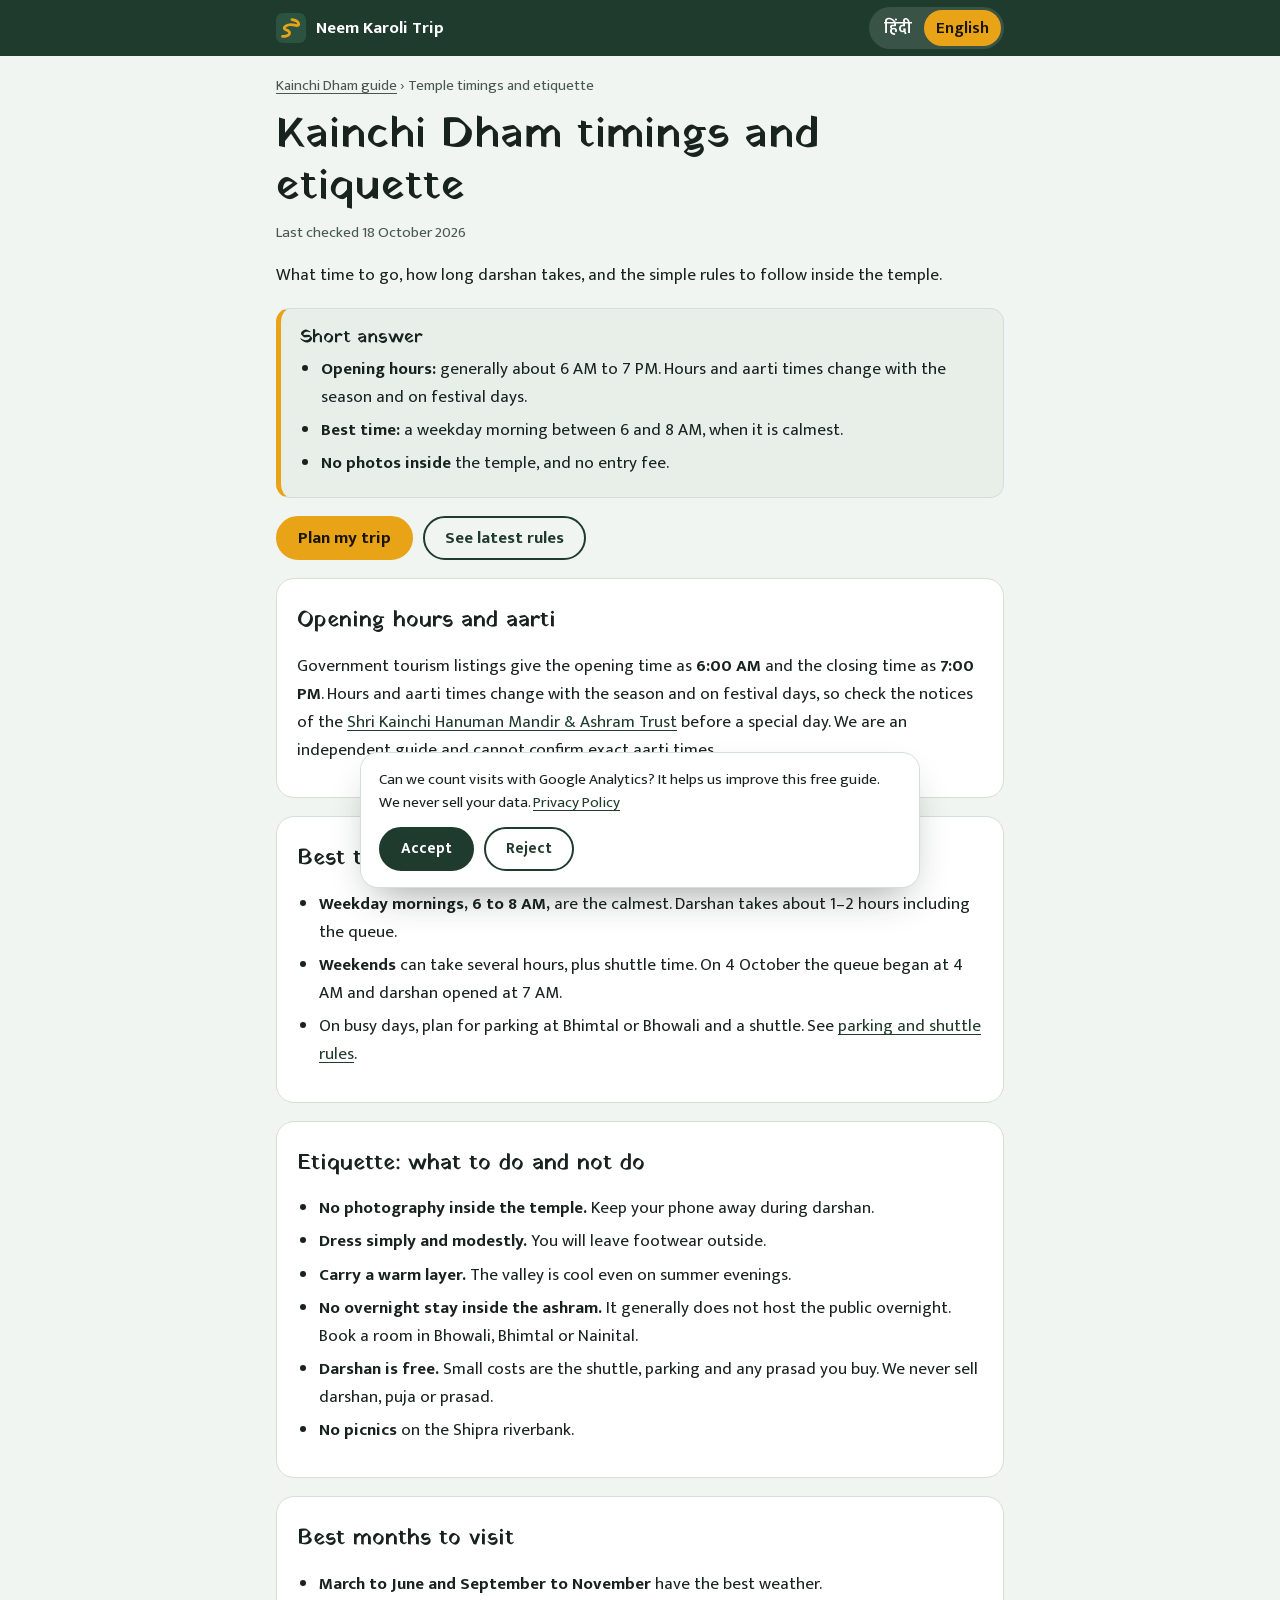
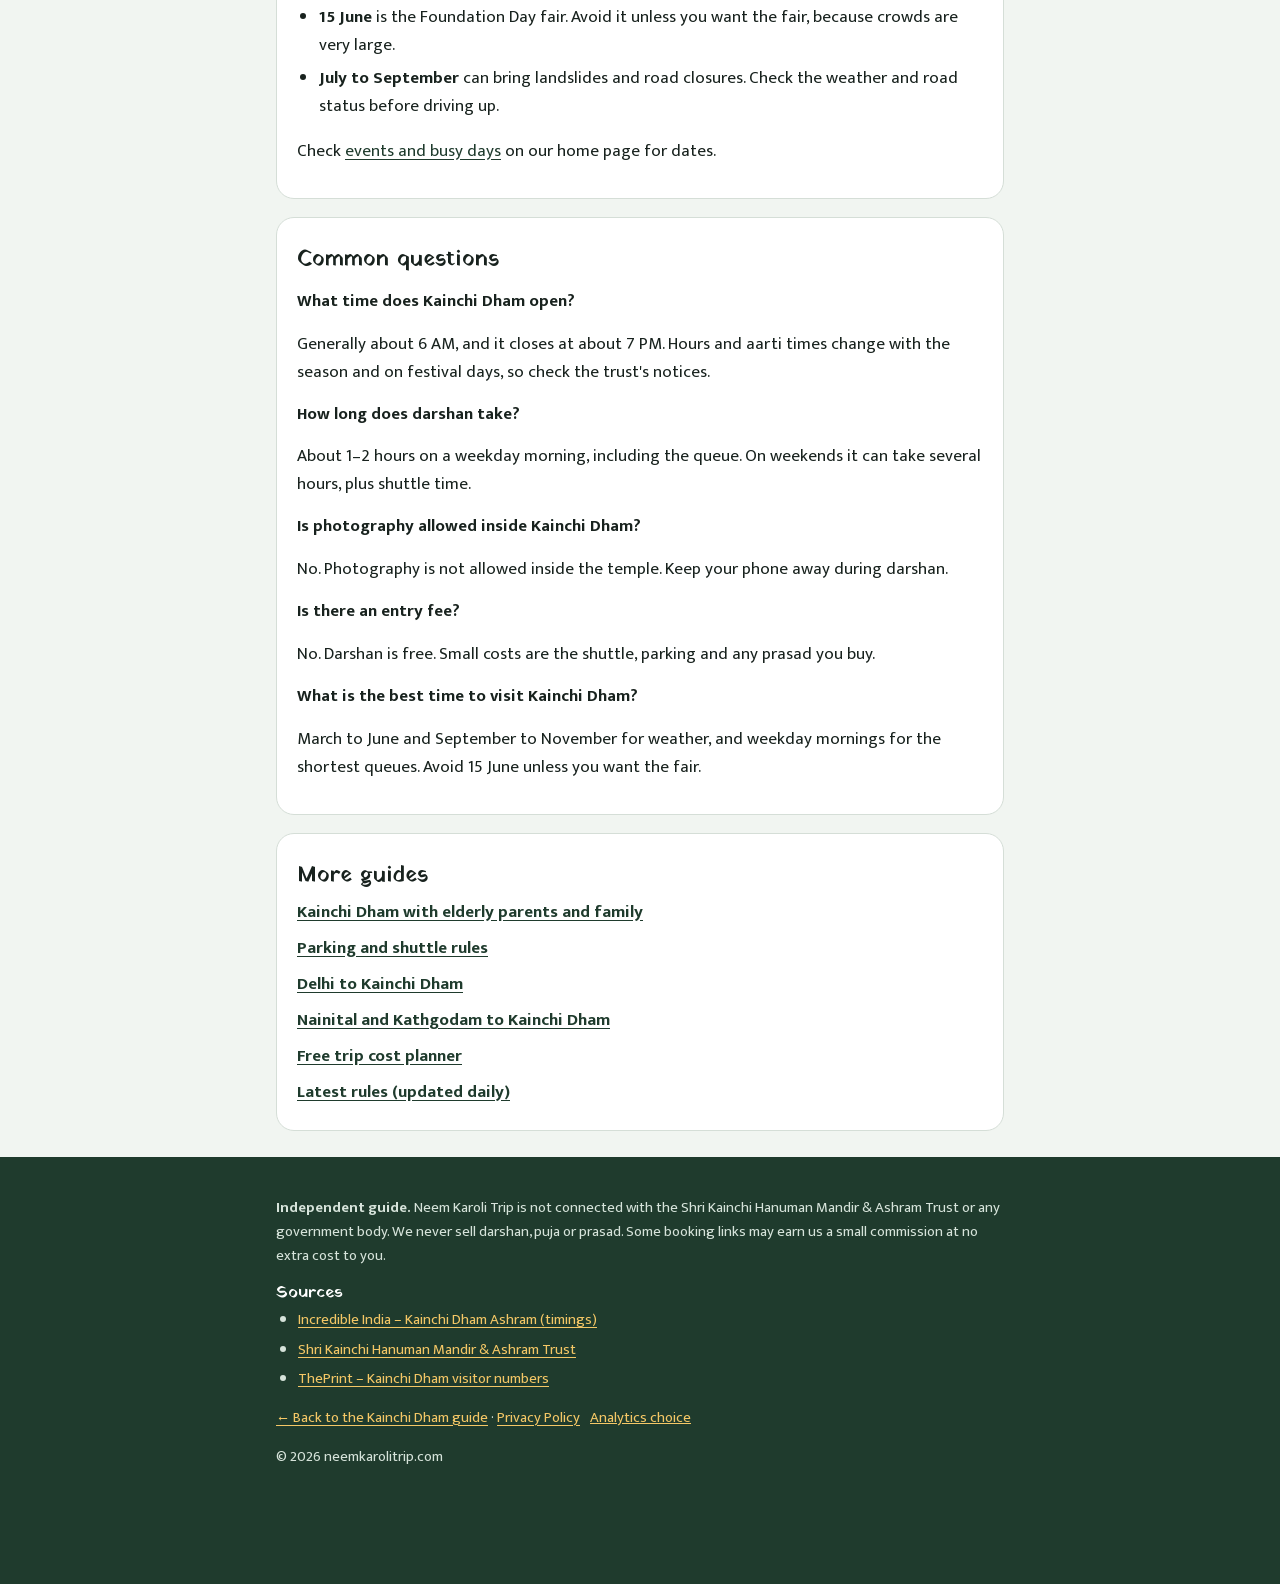
<file: kainchi-dham-timings.html>
<!doctype html>
<html lang="en" data-lang="en">
<head>
<meta charset="utf-8">
<meta name="viewport" content="width=device-width, initial-scale=1">
<title>Kainchi Dham Timings &amp; Darshan Etiquette | Neem Karoli Trip</title>
<meta name="description" content="Kainchi Dham opens about 6 AM to 7 PM. Best darshan time, how long it takes, photo and dress rules, and the best months to visit. In Hindi and English.">
<link rel="canonical" href="https://neemkarolitrip.com/kainchi-dham-timings.html">
<link rel="alternate" hreflang="en" href="https://neemkarolitrip.com/kainchi-dham-timings.html">
<link rel="alternate" hreflang="hi" href="https://neemkarolitrip.com/hi/kainchi-dham-timings.html">
<link rel="alternate" hreflang="x-default" href="https://neemkarolitrip.com/kainchi-dham-timings.html">
<meta name="robots" content="index, follow, max-image-preview:large">
<meta name="theme-color" content="#1F3B2D">
<script>(function(){ try { var t = localStorage.getItem("nkt-theme"); if (t === "light" || t === "dark") document.documentElement.setAttribute("data-theme", t); } catch(e){} })();</script>
<meta property="og:type" content="article">
<meta property="og:site_name" content="Neem Karoli Trip">
<meta property="og:locale" content="en_IN">
<meta property="og:locale:alternate" content="hi_IN">
<meta property="og:title" content="Kainchi Dham Timings &amp; Darshan Etiquette | Neem Karoli Trip">
<meta property="og:description" content="Kainchi Dham opens about 6 AM to 7 PM. Best darshan time, how long it takes, photo and dress rules, and the best months to visit. In Hindi and English.">
<meta property="og:url" content="https://neemkarolitrip.com/kainchi-dham-timings.html">
<meta property="og:image" content="https://neemkarolitrip.com/og-image.jpg">
<meta name="twitter:card" content="summary_large_image">
<link rel="icon" href="/favicon.ico" sizes="48x48">
<link rel="icon" href="/favicon.svg" type="image/svg+xml">
<link rel="apple-touch-icon" href="/apple-touch-icon.png">
<link rel="manifest" href="/site.webmanifest">
<link rel="preload" href="/fonts/mukta-400-latin.woff2" as="font" type="font/woff2" crossorigin>
<link rel="preload" href="/fonts/yatra-one-latin.woff2" as="font" type="font/woff2" crossorigin>
<style>
/* Fonts hosted on this site (no third-party requests). Latin and Devanagari are split so each visitor downloads only what the page needs. */
@font-face{font-family:"Mukta";font-weight:400;font-display:swap;src:url(/fonts/mukta-400-latin.woff2) format("woff2");unicode-range:U+0000-00FF,U+0131,U+0152-0153,U+02BB-02BC,U+02C6,U+02DA,U+02DC,U+0304,U+0308,U+0329,U+2000-206F,U+20AC,U+20B9,U+2122,U+2190-2199,U+2212,U+2215,U+FEFF,U+FFFD}
@font-face{font-family:"Mukta";font-weight:400;font-display:swap;src:url(/fonts/mukta-400-deva.woff2) format("woff2");unicode-range:U+0900-097F,U+1CD0-1CF9,U+200C-200D,U+20A8,U+20F0,U+25CC,U+A830-A839,U+A8E0-A8FF}
@font-face{font-family:"Mukta";font-weight:600;font-display:swap;src:url(/fonts/mukta-600-latin.woff2) format("woff2");unicode-range:U+0000-00FF,U+0131,U+0152-0153,U+02BB-02BC,U+02C6,U+02DA,U+02DC,U+0304,U+0308,U+0329,U+2000-206F,U+20AC,U+20B9,U+2122,U+2190-2199,U+2212,U+2215,U+FEFF,U+FFFD}
@font-face{font-family:"Mukta";font-weight:600;font-display:swap;src:url(/fonts/mukta-600-deva.woff2) format("woff2");unicode-range:U+0900-097F,U+1CD0-1CF9,U+200C-200D,U+20A8,U+20F0,U+25CC,U+A830-A839,U+A8E0-A8FF}
@font-face{font-family:"Mukta";font-weight:700;font-display:swap;src:url(/fonts/mukta-700-latin.woff2) format("woff2");unicode-range:U+0000-00FF,U+0131,U+0152-0153,U+02BB-02BC,U+02C6,U+02DA,U+02DC,U+0304,U+0308,U+0329,U+2000-206F,U+20AC,U+20B9,U+2122,U+2190-2199,U+2212,U+2215,U+FEFF,U+FFFD}
@font-face{font-family:"Mukta";font-weight:700;font-display:swap;src:url(/fonts/mukta-700-deva.woff2) format("woff2");unicode-range:U+0900-097F,U+1CD0-1CF9,U+200C-200D,U+20A8,U+20F0,U+25CC,U+A830-A839,U+A8E0-A8FF}
@font-face{font-family:"Yatra One";font-display:swap;src:url(/fonts/yatra-one-latin.woff2) format("woff2");unicode-range:U+0000-00FF,U+0131,U+0152-0153,U+02BB-02BC,U+02C6,U+02DA,U+02DC,U+0304,U+0308,U+0329,U+2000-206F,U+20AC,U+20B9,U+2122,U+2190-2199,U+2212,U+2215,U+FEFF,U+FFFD}
@font-face{font-family:"Yatra One";font-display:swap;src:url(/fonts/yatra-one-deva.woff2) format("woff2");unicode-range:U+0900-097F,U+1CD0-1CF9,U+200C-200D,U+20A8,U+20F0,U+25CC,U+A830-A839,U+A8E0-A8FF}
/* Digits and the rupee sign inside Yatra One headings come from Mukta Bold, so every number looks the same */
@font-face{font-family:"Yatra One";font-display:swap;src:url(/fonts/mukta-700-latin.woff2) format("woff2");unicode-range:U+0030-0039,U+20B9}
/* Fallbacks sized to match our fonts, so text doesn't jump when the real fonts arrive */
@font-face{font-family:"Mukta Fallback";src:local("Arial"),local("Roboto"),local("Helvetica Neue"),local("Liberation Sans");size-adjust:93.8%;ascent-override:120.5%;descent-override:56.7%;line-gap-override:0%}
@font-face{font-family:"Mukta Fallback";font-weight:600 700;src:local("Arial Bold"),local("Roboto Bold"),local("Helvetica Neue Bold"),local("Liberation Sans Bold");size-adjust:92.4%;ascent-override:122.3%;descent-override:57.6%;line-gap-override:0%}
@font-face{font-family:"Yatra Fallback";src:local("Arial"),local("Roboto"),local("Helvetica Neue"),local("Liberation Sans");size-adjust:110.5%;ascent-override:89.7%;descent-override:44.1%;line-gap-override:0%}
</style>
<link rel="stylesheet" href="/guide.css?v=20261124">
<script type="application/ld+json">{"@context": "https://schema.org", "@type": "Article", "headline": "Kainchi Dham timings and etiquette", "description": "Kainchi Dham opens about 6 AM to 7 PM. Best darshan time, how long it takes, photo and dress rules, and the best months to visit. In Hindi and English.", "inLanguage": "en", "dateModified": "2026-10-18", "mainEntityOfPage": "https://neemkarolitrip.com/kainchi-dham-timings.html", "image": "https://neemkarolitrip.com/og-image.jpg", "author": {"@type": "Organization", "name": "Neem Karoli Trip", "url": "https://neemkarolitrip.com/"}, "publisher": {"@type": "Organization", "name": "Neem Karoli Trip", "url": "https://neemkarolitrip.com/"}}</script>
<script type="application/ld+json">{"@context": "https://schema.org", "@type": "BreadcrumbList", "itemListElement": [{"@type": "ListItem", "position": 1, "name": "Kainchi Dham Trip Guide", "item": "https://neemkarolitrip.com/"}, {"@type": "ListItem", "position": 2, "name": "Temple timings and etiquette", "item": "https://neemkarolitrip.com/kainchi-dham-timings.html"}]}</script>
<script type="application/ld+json">{"@context": "https://schema.org", "@type": "FAQPage", "mainEntity": [{"@type": "Question", "name": "What time does Kainchi Dham open?", "acceptedAnswer": {"@type": "Answer", "text": "Generally about 6 AM, and it closes at about 7 PM. Hours and aarti times change with the season and on festival days, so check the trust's notices."}}, {"@type": "Question", "name": "How long does darshan take?", "acceptedAnswer": {"@type": "Answer", "text": "About 1–2 hours on a weekday morning, including the queue. On weekends it can take several hours, plus shuttle time."}}, {"@type": "Question", "name": "Is photography allowed inside Kainchi Dham?", "acceptedAnswer": {"@type": "Answer", "text": "No. Photography is not allowed inside the temple. Keep your phone away during darshan."}}, {"@type": "Question", "name": "Is there an entry fee?", "acceptedAnswer": {"@type": "Answer", "text": "No. Darshan is free. Small costs are the shuttle, parking and any prasad you buy."}}, {"@type": "Question", "name": "What is the best time to visit Kainchi Dham?", "acceptedAnswer": {"@type": "Answer", "text": "March to June and September to November for weather, and weekday mornings for the shortest queues. Avoid 15 June unless you want the fair."}}]}</script>
</head>
<body>
<header class="bar">
  <div class="wrap">
    <a class="brand" href="/">
      <svg width="30" height="30" viewBox="0 0 64 64" aria-hidden="true"><rect width="64" height="64" rx="14" fill="#2C5240"/><path d="M14 50 C30 50 34 40 22 36 C10 32 24 22 40 26 C54 30 50 16 34 14" stroke="#E8A317" stroke-width="6" fill="none" stroke-linecap="round"/></svg>
      <span lang="en">Neem Karoli Trip</span>
    </a>
    <nav class="lang" aria-label="Language / भाषा">
      <a href="/hi/kainchi-dham-timings.html" hreflang="hi" lang="hi" data-to-lang="hi">हिंदी</a>
      <a href="/kainchi-dham-timings.html" hreflang="en" lang="en" data-to-lang="en" aria-current="page">English</a>
    </nav>
  </div>
</header>

<main class="wrap">
  <nav class="crumbs" aria-label="Breadcrumb"><a href="/">Kainchi Dham guide</a> › Temple timings and etiquette</nav>
  <h1>Kainchi Dham timings and etiquette</h1>
  <p class="updated">Last checked 18 October 2026</p>
  <div class="lead"><p lang="en">What time to go, how long darshan takes, and the simple rules to follow inside the temple.</p></div>
  <div class="quick">
<div lang="en"><h2>Short answer</h2><ul><li><b>Opening hours:</b> generally about 6 AM to 7 PM. Hours and aarti times change with the season and on festival days.</li><li><b>Best time:</b> a weekday morning between 6 and 8 AM, when it is calmest.</li><li><b>No photos inside</b> the temple, and no entry fee.</li></ul></div>
  </div>
  <div class="cta">
    <a class="btn primary" href="/#planner">Plan my trip</a>
    <a class="btn" href="/#status">See latest rules</a>
  </div>

<section class="card">
<div lang="en"><h2>Opening hours and aarti</h2>
<p>Government tourism listings give the opening time as <b>6:00 AM</b> and the closing time as <b>7:00 PM</b>. Hours and aarti times change with the season and on festival days, so check the notices of the <a href="https://shreekainchimandirtrust.org" target="_blank" rel="noopener">Shri Kainchi Hanuman Mandir &amp; Ashram Trust</a> before a special day. We are an independent guide and cannot confirm exact aarti times.</p></div>
</section>

<section class="card">
<div lang="en"><h2>Best time of day and week</h2>
<ul>
<li><b>Weekday mornings, 6 to 8 AM,</b> are the calmest. Darshan takes about 1–2 hours including the queue.</li>
<li><b>Weekends</b> can take several hours, plus shuttle time. On 4 October the queue began at 4 AM and darshan opened at 7 AM.</li>
<li>On busy days, plan for parking at Bhimtal or Bhowali and a shuttle. See <a href="/kainchi-dham-parking-shuttle.html">parking and shuttle rules</a>.</li>
</ul></div>
</section>

<section class="card">
<div lang="en"><h2>Etiquette: what to do and not do</h2>
<ul>
<li><b>No photography inside the temple.</b> Keep your phone away during darshan.</li>
<li><b>Dress simply and modestly.</b> You will leave footwear outside.</li>
<li><b>Carry a warm layer.</b> The valley is cool even on summer evenings.</li>
<li><b>No overnight stay inside the ashram.</b> It generally does not host the public overnight. Book a room in Bhowali, Bhimtal or Nainital.</li>
<li><b>Darshan is free.</b> Small costs are the shuttle, parking and any prasad you buy. We never sell darshan, puja or prasad.</li>
<li><b>No picnics</b> on the Shipra riverbank.</li>
</ul></div>
</section>

<section class="card">
<div lang="en"><h2>Best months to visit</h2>
<ul>
<li><b>March to June and September to November</b> have the best weather.</li>
<li><b>15 June</b> is the Foundation Day fair. Avoid it unless you want the fair, because crowds are very large.</li>
<li><b>July to September</b> can bring landslides and road closures. Check the weather and road status before driving up.</li>
</ul>
<p>Check <a href="/#events">events and busy days</a> on our home page for dates.</p></div>
</section>

<section class="card">
<div lang="en"><h2>Common questions</h2><h3>What time does Kainchi Dham open?</h3><p>Generally about 6 AM, and it closes at about 7 PM. Hours and aarti times change with the season and on festival days, so check the trust's notices.</p><h3>How long does darshan take?</h3><p>About 1–2 hours on a weekday morning, including the queue. On weekends it can take several hours, plus shuttle time.</p><h3>Is photography allowed inside Kainchi Dham?</h3><p>No. Photography is not allowed inside the temple. Keep your phone away during darshan.</p><h3>Is there an entry fee?</h3><p>No. Darshan is free. Small costs are the shuttle, parking and any prasad you buy.</p><h3>What is the best time to visit Kainchi Dham?</h3><p>March to June and September to November for weather, and weekday mornings for the shortest queues. Avoid 15 June unless you want the fair.</p></div>
</section>

<section class="card more"><h2>More guides</h2><ul><li><a href="/kainchi-dham-for-elderly-and-families.html">Kainchi Dham with elderly parents and family</a></li><li><a href="/kainchi-dham-parking-shuttle.html">Parking and shuttle rules</a></li><li><a href="/delhi-to-kainchi-dham.html">Delhi to Kainchi Dham</a></li><li><a href="/nainital-kathgodam-to-kainchi-dham.html">Nainital and Kathgodam to Kainchi Dham</a></li><li><a href="/#planner">Free trip cost planner</a></li><li><a href="/#status">Latest rules (updated daily)</a></li></ul></section>
</main>

<footer>
  <div class="wrap">
    <div class="disclaimer">
      <p lang="en"><b>Independent guide.</b> Neem Karoli Trip is not connected with the Shri Kainchi Hanuman Mandir & Ashram Trust or any government body. We never sell darshan, puja or prasad. Some booking links may earn us a small commission at no extra cost to you.</p>
      
    </div>
    <h2>Sources</h2>
    <ul><li><a href="https://www.incredibleindia.gov.in/en/uttarakhand/nainital/kainchi-dham-ashram" target="_blank" rel="noopener">Incredible India – Kainchi Dham Ashram (timings)</a></li><li><a href="https://shreekainchimandirtrust.org" target="_blank" rel="noopener">Shri Kainchi Hanuman Mandir &amp; Ashram Trust</a></li><li><a href="https://theprint.in/ground-reports/hanuman-ansh-kainchi-dham-pilgrimage-rush/3064018/" target="_blank" rel="noopener">ThePrint – Kainchi Dham visitor numbers</a></li></ul>
    <p><a href="/">← Back to the Kainchi Dham guide</a> · <a href="/privacy.html">Privacy Policy</a><button type="button" class="linkbtn" data-consent-open>Analytics choice</button></p>
    <p>© 2026 neemkarolitrip.com</p>
  </div>
</footer>

<div class="consent" id="consent" role="dialog" aria-live="polite" aria-labelledby="consent-t" hidden>
  <p id="consent-t"><span lang="en">Can we count visits with Google Analytics? It helps us improve this free guide. We never sell your data. <a href="/privacy.html">Privacy Policy</a></span></p>
  <div class="row">
    <button type="button" class="yes" data-consent="granted"><span lang="en">Accept</span></button>
    <button type="button" class="no" data-consent="denied"><span lang="en">Reject</span></button>
  </div>
</div>

<script>
(function(){
  /* This page is in one language; remember it so the home page opens in the same language. */
  try { localStorage.setItem("nkt-lang", "en"); } catch(e){}
  document.querySelectorAll("[data-to-lang]").forEach(function(a){ a.addEventListener("click", function(){ try { localStorage.setItem("nkt-lang", a.getAttribute("data-to-lang")); } catch(e){} }); });

  /* Google Analytics: loads ONLY after the visitor taps Accept (same choice as the home page, key nkt-consent). */
  var GA_ID = "G-2941KYJBNX", KEY = "nkt-consent", box = document.getElementById("consent"), loaded = false;
  window.dataLayer = window.dataLayer || [];
  function gtag(){ dataLayer.push(arguments); }
  window.gtag = gtag;
  gtag("consent", "default", {analytics_storage:"denied", ad_storage:"denied", ad_user_data:"denied", ad_personalization:"denied"});
  function load(){
    if (loaded) return; loaded = true;
    gtag("consent", "update", {analytics_storage:"granted"});
    var s = document.createElement("script"); s.async = true;
    s.src = "https://www.googletagmanager.com/gtag/js?id=" + GA_ID; document.head.appendChild(s);
    gtag("js", new Date());
    gtag("config", GA_ID, {allow_google_signals:false, allow_ad_personalization_signals:false});
  }
  function choose(v){ try { localStorage.setItem(KEY, v); } catch(e){} box.hidden = true; if (v === "granted") load(); }
  var c = null; try { c = localStorage.getItem(KEY); } catch(e){}
  if (c === "granted") load(); else if (c !== "denied") setTimeout(function(){ box.hidden = false; }, 1200);
  document.querySelectorAll("[data-consent]").forEach(function(b){ b.addEventListener("click", function(){ choose(b.getAttribute("data-consent")); }); });
  document.querySelectorAll("[data-consent-open]").forEach(function(b){ b.addEventListener("click", function(){ box.hidden = false; }); });
  document.addEventListener("click", function(e){
    var a = e.target.closest && e.target.closest("a[href]");
    if (!a || !loaded) return;
    if (/whatsapp|instagram|youtube|facebook/.test(a.hostname)) gtag("event", "social_click", {network:a.hostname.replace("www.","")});
  });
})();
</script>
</body>
</html>
</file>
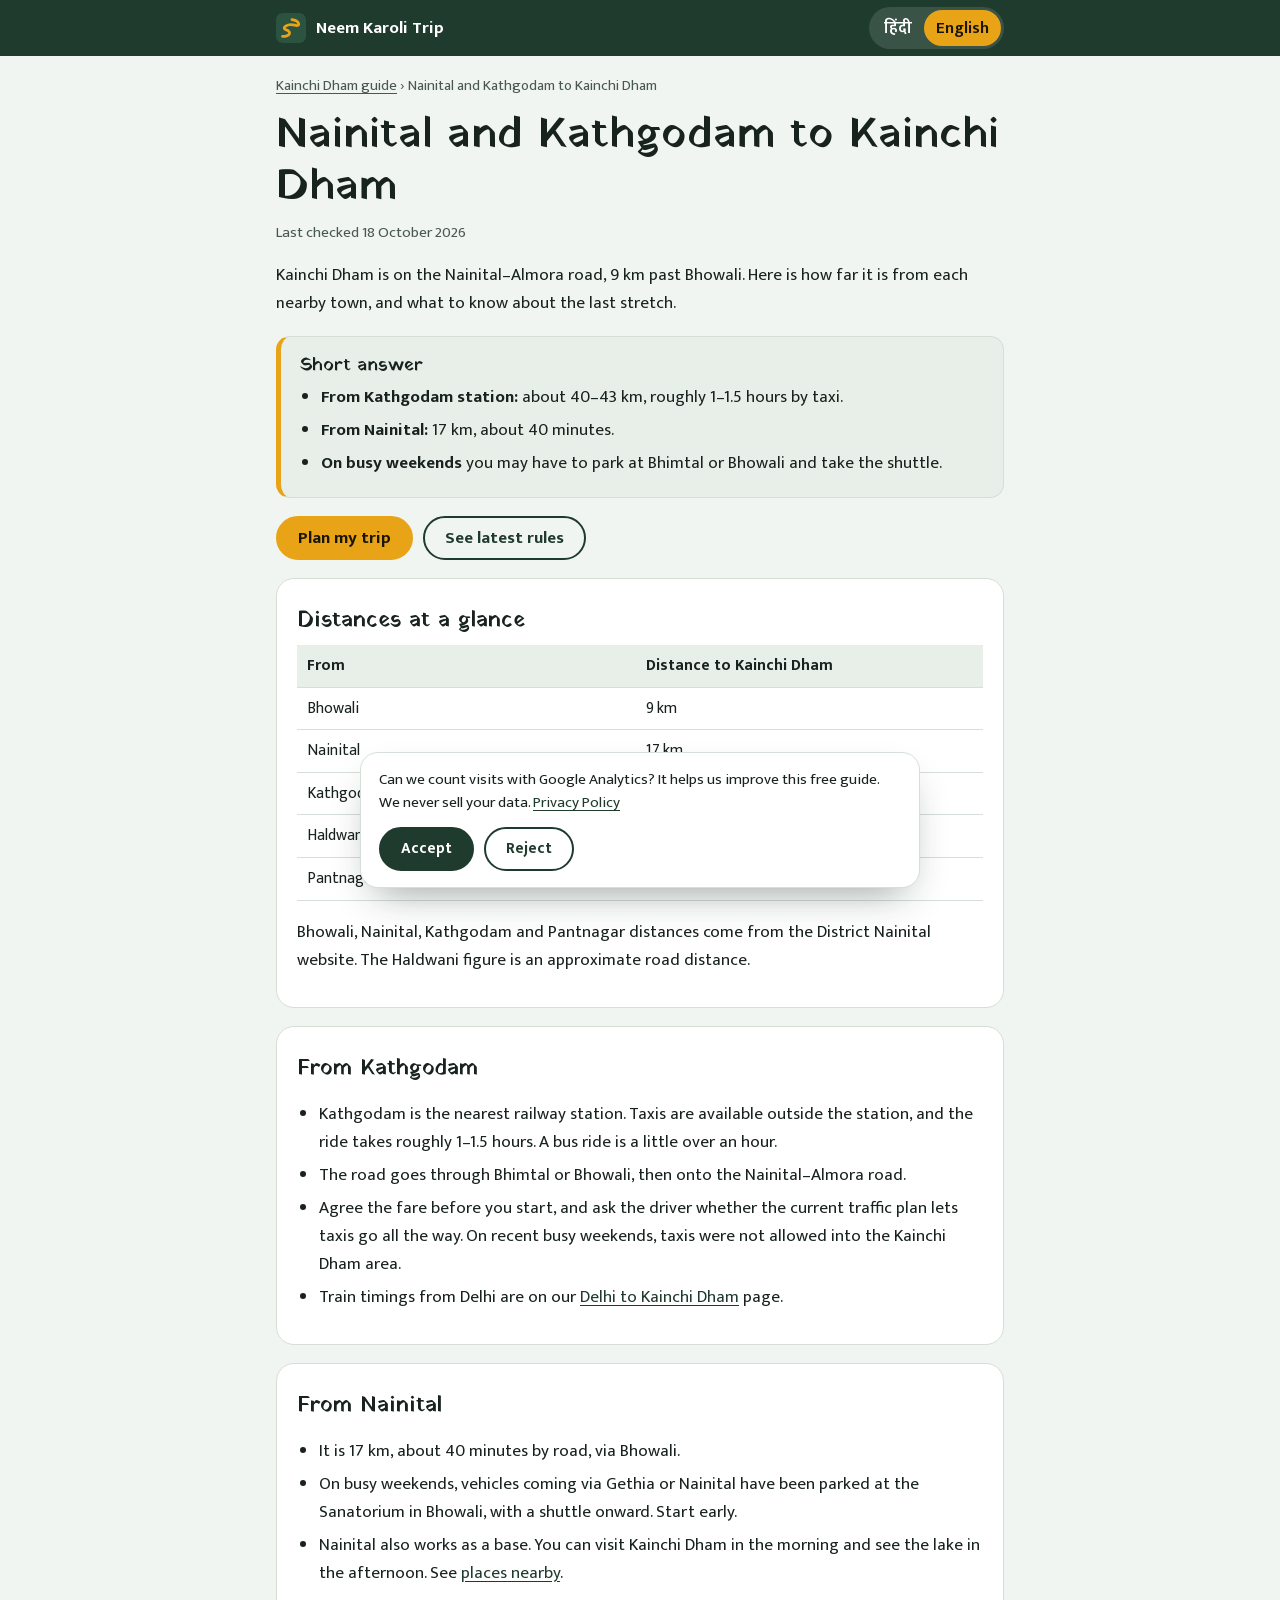
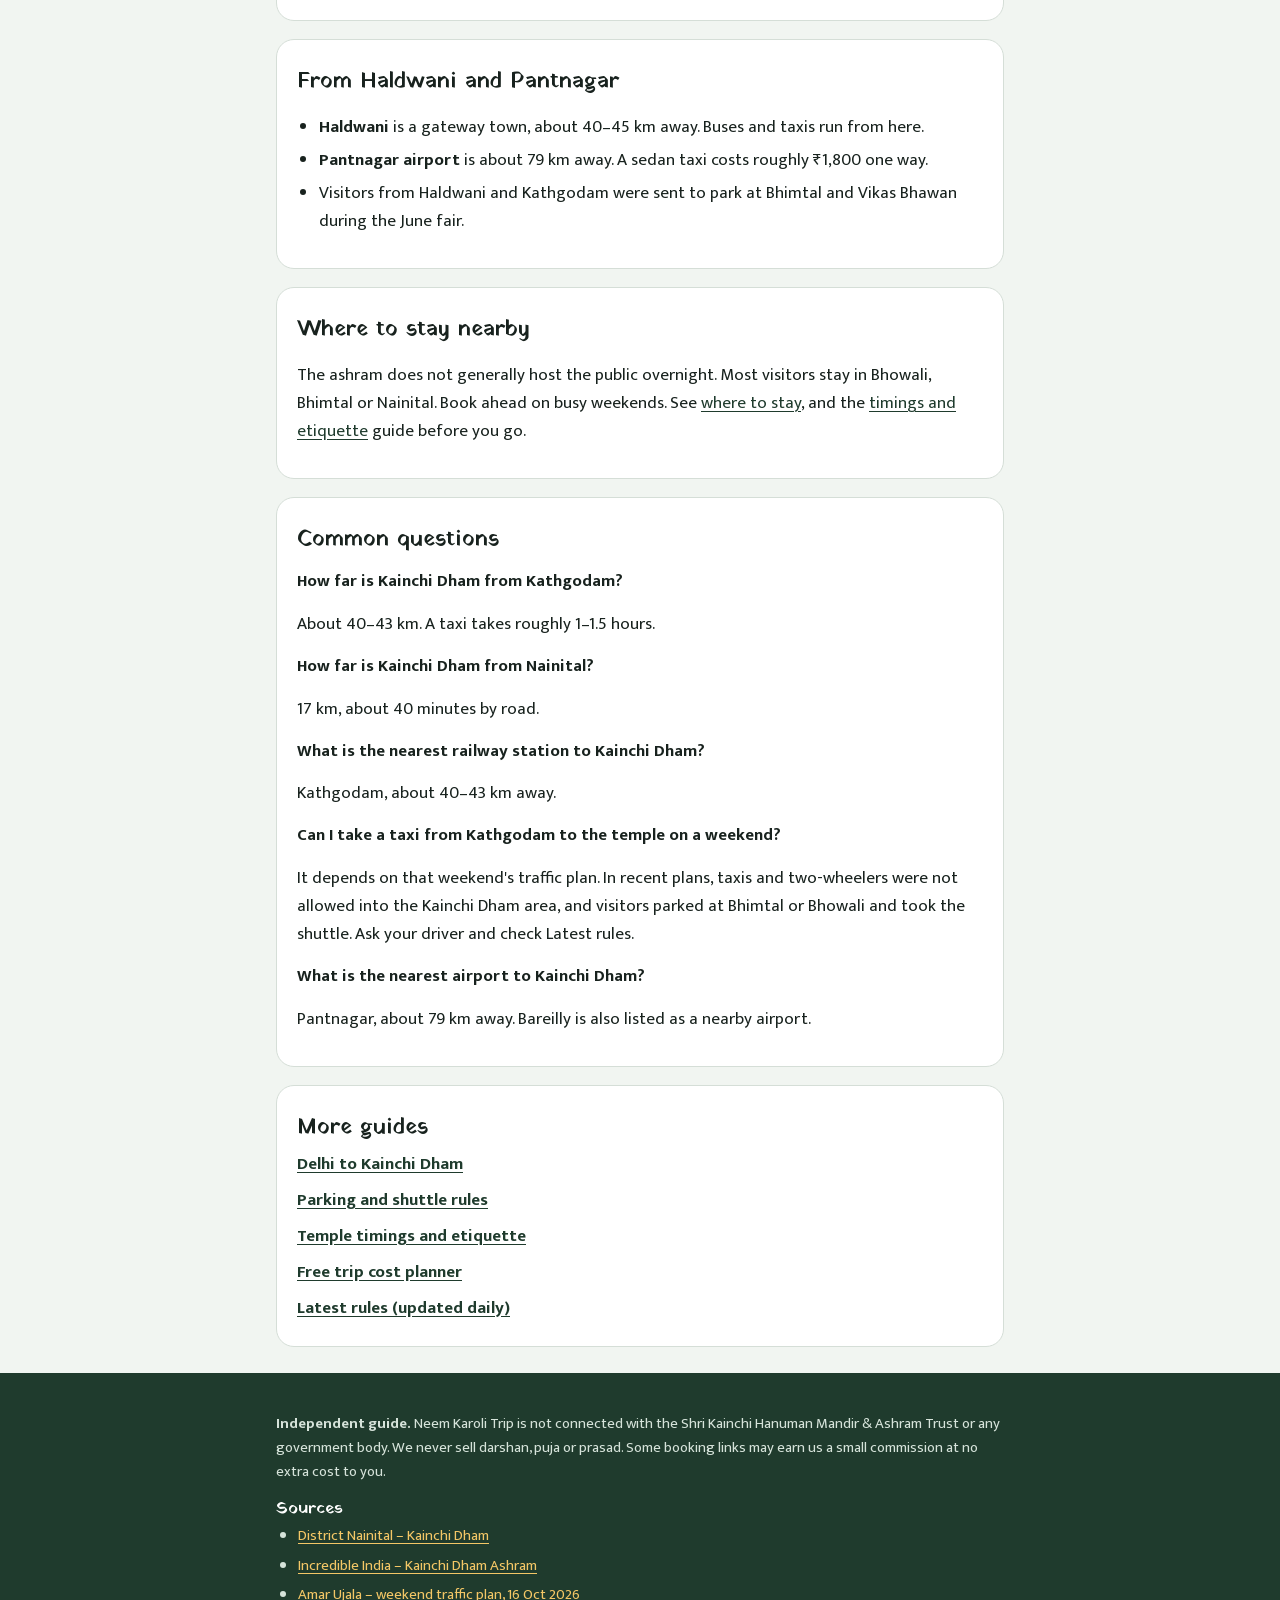
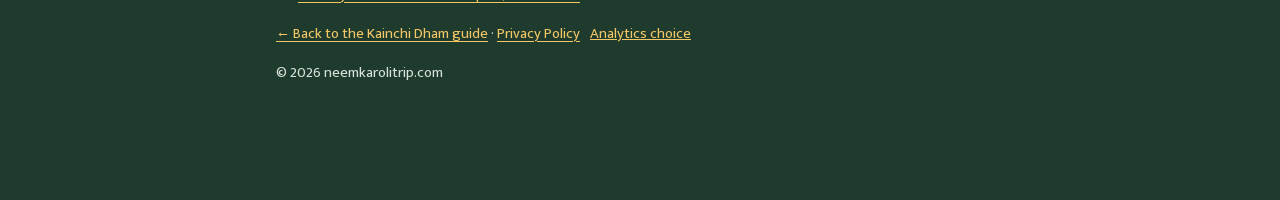
<file: nainital-kathgodam-to-kainchi-dham.html>
<!doctype html>
<html lang="en" data-lang="en">
<head>
<meta charset="utf-8">
<meta name="viewport" content="width=device-width, initial-scale=1">
<title>Nainital &amp; Kathgodam to Kainchi Dham | Neem Karoli Trip</title>
<meta name="description" content="Distance and travel time to Kainchi Dham from Kathgodam, Nainital, Bhowali, Haldwani and Pantnagar, with taxi, bus and weekend traffic tips.">
<link rel="canonical" href="https://neemkarolitrip.com/nainital-kathgodam-to-kainchi-dham.html">
<link rel="alternate" hreflang="en" href="https://neemkarolitrip.com/nainital-kathgodam-to-kainchi-dham.html">
<link rel="alternate" hreflang="hi" href="https://neemkarolitrip.com/hi/nainital-kathgodam-to-kainchi-dham.html">
<link rel="alternate" hreflang="x-default" href="https://neemkarolitrip.com/nainital-kathgodam-to-kainchi-dham.html">
<meta name="robots" content="index, follow, max-image-preview:large">
<meta name="theme-color" content="#1F3B2D">
<script>(function(){ try { var t = localStorage.getItem("nkt-theme"); if (t === "light" || t === "dark") document.documentElement.setAttribute("data-theme", t); } catch(e){} })();</script>
<meta property="og:type" content="article">
<meta property="og:site_name" content="Neem Karoli Trip">
<meta property="og:locale" content="en_IN">
<meta property="og:locale:alternate" content="hi_IN">
<meta property="og:title" content="Nainital &amp; Kathgodam to Kainchi Dham | Neem Karoli Trip">
<meta property="og:description" content="Distance and travel time to Kainchi Dham from Kathgodam, Nainital, Bhowali, Haldwani and Pantnagar, with taxi, bus and weekend traffic tips.">
<meta property="og:url" content="https://neemkarolitrip.com/nainital-kathgodam-to-kainchi-dham.html">
<meta property="og:image" content="https://neemkarolitrip.com/og-image.jpg">
<meta name="twitter:card" content="summary_large_image">
<link rel="icon" href="/favicon.ico" sizes="48x48">
<link rel="icon" href="/favicon.svg" type="image/svg+xml">
<link rel="apple-touch-icon" href="/apple-touch-icon.png">
<link rel="manifest" href="/site.webmanifest">
<link rel="preload" href="/fonts/mukta-400-latin.woff2" as="font" type="font/woff2" crossorigin>
<link rel="preload" href="/fonts/yatra-one-latin.woff2" as="font" type="font/woff2" crossorigin>
<style>
/* Fonts hosted on this site (no third-party requests). Latin and Devanagari are split so each visitor downloads only what the page needs. */
@font-face{font-family:"Mukta";font-weight:400;font-display:swap;src:url(/fonts/mukta-400-latin.woff2) format("woff2");unicode-range:U+0000-00FF,U+0131,U+0152-0153,U+02BB-02BC,U+02C6,U+02DA,U+02DC,U+0304,U+0308,U+0329,U+2000-206F,U+20AC,U+20B9,U+2122,U+2190-2199,U+2212,U+2215,U+FEFF,U+FFFD}
@font-face{font-family:"Mukta";font-weight:400;font-display:swap;src:url(/fonts/mukta-400-deva.woff2) format("woff2");unicode-range:U+0900-097F,U+1CD0-1CF9,U+200C-200D,U+20A8,U+20F0,U+25CC,U+A830-A839,U+A8E0-A8FF}
@font-face{font-family:"Mukta";font-weight:600;font-display:swap;src:url(/fonts/mukta-600-latin.woff2) format("woff2");unicode-range:U+0000-00FF,U+0131,U+0152-0153,U+02BB-02BC,U+02C6,U+02DA,U+02DC,U+0304,U+0308,U+0329,U+2000-206F,U+20AC,U+20B9,U+2122,U+2190-2199,U+2212,U+2215,U+FEFF,U+FFFD}
@font-face{font-family:"Mukta";font-weight:600;font-display:swap;src:url(/fonts/mukta-600-deva.woff2) format("woff2");unicode-range:U+0900-097F,U+1CD0-1CF9,U+200C-200D,U+20A8,U+20F0,U+25CC,U+A830-A839,U+A8E0-A8FF}
@font-face{font-family:"Mukta";font-weight:700;font-display:swap;src:url(/fonts/mukta-700-latin.woff2) format("woff2");unicode-range:U+0000-00FF,U+0131,U+0152-0153,U+02BB-02BC,U+02C6,U+02DA,U+02DC,U+0304,U+0308,U+0329,U+2000-206F,U+20AC,U+20B9,U+2122,U+2190-2199,U+2212,U+2215,U+FEFF,U+FFFD}
@font-face{font-family:"Mukta";font-weight:700;font-display:swap;src:url(/fonts/mukta-700-deva.woff2) format("woff2");unicode-range:U+0900-097F,U+1CD0-1CF9,U+200C-200D,U+20A8,U+20F0,U+25CC,U+A830-A839,U+A8E0-A8FF}
@font-face{font-family:"Yatra One";font-display:swap;src:url(/fonts/yatra-one-latin.woff2) format("woff2");unicode-range:U+0000-00FF,U+0131,U+0152-0153,U+02BB-02BC,U+02C6,U+02DA,U+02DC,U+0304,U+0308,U+0329,U+2000-206F,U+20AC,U+20B9,U+2122,U+2190-2199,U+2212,U+2215,U+FEFF,U+FFFD}
@font-face{font-family:"Yatra One";font-display:swap;src:url(/fonts/yatra-one-deva.woff2) format("woff2");unicode-range:U+0900-097F,U+1CD0-1CF9,U+200C-200D,U+20A8,U+20F0,U+25CC,U+A830-A839,U+A8E0-A8FF}
/* Digits and the rupee sign inside Yatra One headings come from Mukta Bold, so every number looks the same */
@font-face{font-family:"Yatra One";font-display:swap;src:url(/fonts/mukta-700-latin.woff2) format("woff2");unicode-range:U+0030-0039,U+20B9}
/* Fallbacks sized to match our fonts, so text doesn't jump when the real fonts arrive */
@font-face{font-family:"Mukta Fallback";src:local("Arial"),local("Roboto"),local("Helvetica Neue"),local("Liberation Sans");size-adjust:93.8%;ascent-override:120.5%;descent-override:56.7%;line-gap-override:0%}
@font-face{font-family:"Mukta Fallback";font-weight:600 700;src:local("Arial Bold"),local("Roboto Bold"),local("Helvetica Neue Bold"),local("Liberation Sans Bold");size-adjust:92.4%;ascent-override:122.3%;descent-override:57.6%;line-gap-override:0%}
@font-face{font-family:"Yatra Fallback";src:local("Arial"),local("Roboto"),local("Helvetica Neue"),local("Liberation Sans");size-adjust:110.5%;ascent-override:89.7%;descent-override:44.1%;line-gap-override:0%}
</style>
<link rel="stylesheet" href="/guide.css?v=20261124">
<script type="application/ld+json">{"@context": "https://schema.org", "@type": "Article", "headline": "Nainital and Kathgodam to Kainchi Dham", "description": "Distance and travel time to Kainchi Dham from Kathgodam, Nainital, Bhowali, Haldwani and Pantnagar, with taxi, bus and weekend traffic tips.", "inLanguage": "en", "dateModified": "2026-10-18", "mainEntityOfPage": "https://neemkarolitrip.com/nainital-kathgodam-to-kainchi-dham.html", "image": "https://neemkarolitrip.com/og-image.jpg", "author": {"@type": "Organization", "name": "Neem Karoli Trip", "url": "https://neemkarolitrip.com/"}, "publisher": {"@type": "Organization", "name": "Neem Karoli Trip", "url": "https://neemkarolitrip.com/"}}</script>
<script type="application/ld+json">{"@context": "https://schema.org", "@type": "BreadcrumbList", "itemListElement": [{"@type": "ListItem", "position": 1, "name": "Kainchi Dham Trip Guide", "item": "https://neemkarolitrip.com/"}, {"@type": "ListItem", "position": 2, "name": "Nainital and Kathgodam to Kainchi Dham", "item": "https://neemkarolitrip.com/nainital-kathgodam-to-kainchi-dham.html"}]}</script>
<script type="application/ld+json">{"@context": "https://schema.org", "@type": "FAQPage", "mainEntity": [{"@type": "Question", "name": "How far is Kainchi Dham from Kathgodam?", "acceptedAnswer": {"@type": "Answer", "text": "About 40–43 km. A taxi takes roughly 1–1.5 hours."}}, {"@type": "Question", "name": "How far is Kainchi Dham from Nainital?", "acceptedAnswer": {"@type": "Answer", "text": "17 km, about 40 minutes by road."}}, {"@type": "Question", "name": "What is the nearest railway station to Kainchi Dham?", "acceptedAnswer": {"@type": "Answer", "text": "Kathgodam, about 40–43 km away."}}, {"@type": "Question", "name": "Can I take a taxi from Kathgodam to the temple on a weekend?", "acceptedAnswer": {"@type": "Answer", "text": "It depends on that weekend's traffic plan. In recent plans, taxis and two-wheelers were not allowed into the Kainchi Dham area, and visitors parked at Bhimtal or Bhowali and took the shuttle. Ask your driver and check Latest rules."}}, {"@type": "Question", "name": "What is the nearest airport to Kainchi Dham?", "acceptedAnswer": {"@type": "Answer", "text": "Pantnagar, about 79 km away. Bareilly is also listed as a nearby airport."}}]}</script>
</head>
<body>
<header class="bar">
  <div class="wrap">
    <a class="brand" href="/">
      <svg width="30" height="30" viewBox="0 0 64 64" aria-hidden="true"><rect width="64" height="64" rx="14" fill="#2C5240"/><path d="M14 50 C30 50 34 40 22 36 C10 32 24 22 40 26 C54 30 50 16 34 14" stroke="#E8A317" stroke-width="6" fill="none" stroke-linecap="round"/></svg>
      <span lang="en">Neem Karoli Trip</span>
    </a>
    <nav class="lang" aria-label="Language / भाषा">
      <a href="/hi/nainital-kathgodam-to-kainchi-dham.html" hreflang="hi" lang="hi" data-to-lang="hi">हिंदी</a>
      <a href="/nainital-kathgodam-to-kainchi-dham.html" hreflang="en" lang="en" data-to-lang="en" aria-current="page">English</a>
    </nav>
  </div>
</header>

<main class="wrap">
  <nav class="crumbs" aria-label="Breadcrumb"><a href="/">Kainchi Dham guide</a> › Nainital and Kathgodam to Kainchi Dham</nav>
  <h1>Nainital and Kathgodam to Kainchi Dham</h1>
  <p class="updated">Last checked 18 October 2026</p>
  <div class="lead"><p lang="en">Kainchi Dham is on the Nainital–Almora road, 9 km past Bhowali. Here is how far it is from each nearby town, and what to know about the last stretch.</p></div>
  <div class="quick">
<div lang="en"><h2>Short answer</h2><ul><li><b>From Kathgodam station:</b> about 40–43 km, roughly 1–1.5 hours by taxi.</li><li><b>From Nainital:</b> 17 km, about 40 minutes.</li><li><b>On busy weekends</b> you may have to park at Bhimtal or Bhowali and take the shuttle.</li></ul></div>
  </div>
  <div class="cta">
    <a class="btn primary" href="/#planner">Plan my trip</a>
    <a class="btn" href="/#status">See latest rules</a>
  </div>

<section class="card">
<div lang="en"><h2>Distances at a glance</h2>
<div class="tbl"><table>
<thead><tr><th>From</th><th>Distance to Kainchi Dham</th></tr></thead>
<tbody>
<tr><td>Bhowali</td><td>9 km</td></tr>
<tr><td>Nainital</td><td>17 km</td></tr>
<tr><td>Kathgodam railway station</td><td>about 40–43 km</td></tr>
<tr><td>Haldwani</td><td>about 40–45 km</td></tr>
<tr><td>Pantnagar airport</td><td>about 79 km</td></tr>
</tbody></table></div>
<p>Bhowali, Nainital, Kathgodam and Pantnagar distances come from the District Nainital website. The Haldwani figure is an approximate road distance.</p></div>
</section>

<section class="card">
<div lang="en"><h2>From Kathgodam</h2>
<ul>
<li>Kathgodam is the nearest railway station. Taxis are available outside the station, and the ride takes roughly 1–1.5 hours. A bus ride is a little over an hour.</li>
<li>The road goes through Bhimtal or Bhowali, then onto the Nainital–Almora road.</li>
<li>Agree the fare before you start, and ask the driver whether the current traffic plan lets taxis go all the way. On recent busy weekends, taxis were not allowed into the Kainchi Dham area.</li>
<li>Train timings from Delhi are on our <a href="/delhi-to-kainchi-dham.html">Delhi to Kainchi Dham</a> page.</li>
</ul></div>
</section>

<section class="card">
<div lang="en"><h2>From Nainital</h2>
<ul>
<li>It is 17 km, about 40 minutes by road, via Bhowali.</li>
<li>On busy weekends, vehicles coming via Gethia or Nainital have been parked at the Sanatorium in Bhowali, with a shuttle onward. Start early.</li>
<li>Nainital also works as a base. You can visit Kainchi Dham in the morning and see the lake in the afternoon. See <a href="/#nearby">places nearby</a>.</li>
</ul></div>
</section>

<section class="card">
<div lang="en"><h2>From Haldwani and Pantnagar</h2>
<ul>
<li><b>Haldwani</b> is a gateway town, about 40–45 km away. Buses and taxis run from here.</li>
<li><b>Pantnagar airport</b> is about 79 km away. A sedan taxi costs roughly ₹1,800 one way.</li>
<li>Visitors from Haldwani and Kathgodam were sent to park at Bhimtal and Vikas Bhawan during the June fair.</li>
</ul></div>
</section>

<section class="card">
<div lang="en"><h2>Where to stay nearby</h2>
<p>The ashram does not generally host the public overnight. Most visitors stay in Bhowali, Bhimtal or Nainital. Book ahead on busy weekends. See <a href="/#stay">where to stay</a>, and the <a href="/kainchi-dham-timings.html">timings and etiquette</a> guide before you go.</p></div>
</section>

<section class="card">
<div lang="en"><h2>Common questions</h2><h3>How far is Kainchi Dham from Kathgodam?</h3><p>About 40–43 km. A taxi takes roughly 1–1.5 hours.</p><h3>How far is Kainchi Dham from Nainital?</h3><p>17 km, about 40 minutes by road.</p><h3>What is the nearest railway station to Kainchi Dham?</h3><p>Kathgodam, about 40–43 km away.</p><h3>Can I take a taxi from Kathgodam to the temple on a weekend?</h3><p>It depends on that weekend's traffic plan. In recent plans, taxis and two-wheelers were not allowed into the Kainchi Dham area, and visitors parked at Bhimtal or Bhowali and took the shuttle. Ask your driver and check Latest rules.</p><h3>What is the nearest airport to Kainchi Dham?</h3><p>Pantnagar, about 79 km away. Bareilly is also listed as a nearby airport.</p></div>
</section>

<section class="card more"><h2>More guides</h2><ul><li><a href="/delhi-to-kainchi-dham.html">Delhi to Kainchi Dham</a></li><li><a href="/kainchi-dham-parking-shuttle.html">Parking and shuttle rules</a></li><li><a href="/kainchi-dham-timings.html">Temple timings and etiquette</a></li><li><a href="/#planner">Free trip cost planner</a></li><li><a href="/#status">Latest rules (updated daily)</a></li></ul></section>
</main>

<footer>
  <div class="wrap">
    <div class="disclaimer">
      <p lang="en"><b>Independent guide.</b> Neem Karoli Trip is not connected with the Shri Kainchi Hanuman Mandir & Ashram Trust or any government body. We never sell darshan, puja or prasad. Some booking links may earn us a small commission at no extra cost to you.</p>
      
    </div>
    <h2>Sources</h2>
    <ul><li><a href="https://nainital.nic.in/?p=22596" target="_blank" rel="noopener">District Nainital – Kainchi Dham</a></li><li><a href="https://www.incredibleindia.gov.in/en/uttarakhand/nainital/kainchi-dham-ashram" target="_blank" rel="noopener">Incredible India – Kainchi Dham Ashram</a></li><li><a href="https://www.amarujala.com/uttarakhand/nainital/police-plan-for-weekend-crowds-at-kainchi-dham-2026-10-16" target="_blank" rel="noopener">Amar Ujala – weekend traffic plan, 16 Oct 2026</a></li></ul>
    <p><a href="/">← Back to the Kainchi Dham guide</a> · <a href="/privacy.html">Privacy Policy</a><button type="button" class="linkbtn" data-consent-open>Analytics choice</button></p>
    <p>© 2026 neemkarolitrip.com</p>
  </div>
</footer>

<div class="consent" id="consent" role="dialog" aria-live="polite" aria-labelledby="consent-t" hidden>
  <p id="consent-t"><span lang="en">Can we count visits with Google Analytics? It helps us improve this free guide. We never sell your data. <a href="/privacy.html">Privacy Policy</a></span></p>
  <div class="row">
    <button type="button" class="yes" data-consent="granted"><span lang="en">Accept</span></button>
    <button type="button" class="no" data-consent="denied"><span lang="en">Reject</span></button>
  </div>
</div>

<script>
(function(){
  /* This page is in one language; remember it so the home page opens in the same language. */
  try { localStorage.setItem("nkt-lang", "en"); } catch(e){}
  document.querySelectorAll("[data-to-lang]").forEach(function(a){ a.addEventListener("click", function(){ try { localStorage.setItem("nkt-lang", a.getAttribute("data-to-lang")); } catch(e){} }); });

  /* Google Analytics: loads ONLY after the visitor taps Accept (same choice as the home page, key nkt-consent). */
  var GA_ID = "G-2941KYJBNX", KEY = "nkt-consent", box = document.getElementById("consent"), loaded = false;
  window.dataLayer = window.dataLayer || [];
  function gtag(){ dataLayer.push(arguments); }
  window.gtag = gtag;
  gtag("consent", "default", {analytics_storage:"denied", ad_storage:"denied", ad_user_data:"denied", ad_personalization:"denied"});
  function load(){
    if (loaded) return; loaded = true;
    gtag("consent", "update", {analytics_storage:"granted"});
    var s = document.createElement("script"); s.async = true;
    s.src = "https://www.googletagmanager.com/gtag/js?id=" + GA_ID; document.head.appendChild(s);
    gtag("js", new Date());
    gtag("config", GA_ID, {allow_google_signals:false, allow_ad_personalization_signals:false});
  }
  function choose(v){ try { localStorage.setItem(KEY, v); } catch(e){} box.hidden = true; if (v === "granted") load(); }
  var c = null; try { c = localStorage.getItem(KEY); } catch(e){}
  if (c === "granted") load(); else if (c !== "denied") setTimeout(function(){ box.hidden = false; }, 1200);
  document.querySelectorAll("[data-consent]").forEach(function(b){ b.addEventListener("click", function(){ choose(b.getAttribute("data-consent")); }); });
  document.querySelectorAll("[data-consent-open]").forEach(function(b){ b.addEventListener("click", function(){ box.hidden = false; }); });
  document.addEventListener("click", function(e){
    var a = e.target.closest && e.target.closest("a[href]");
    if (!a || !loaded) return;
    if (/whatsapp|instagram|youtube|facebook/.test(a.hostname)) gtag("event", "social_click", {network:a.hostname.replace("www.","")});
  });
})();
</script>
</body>
</html>
</file>
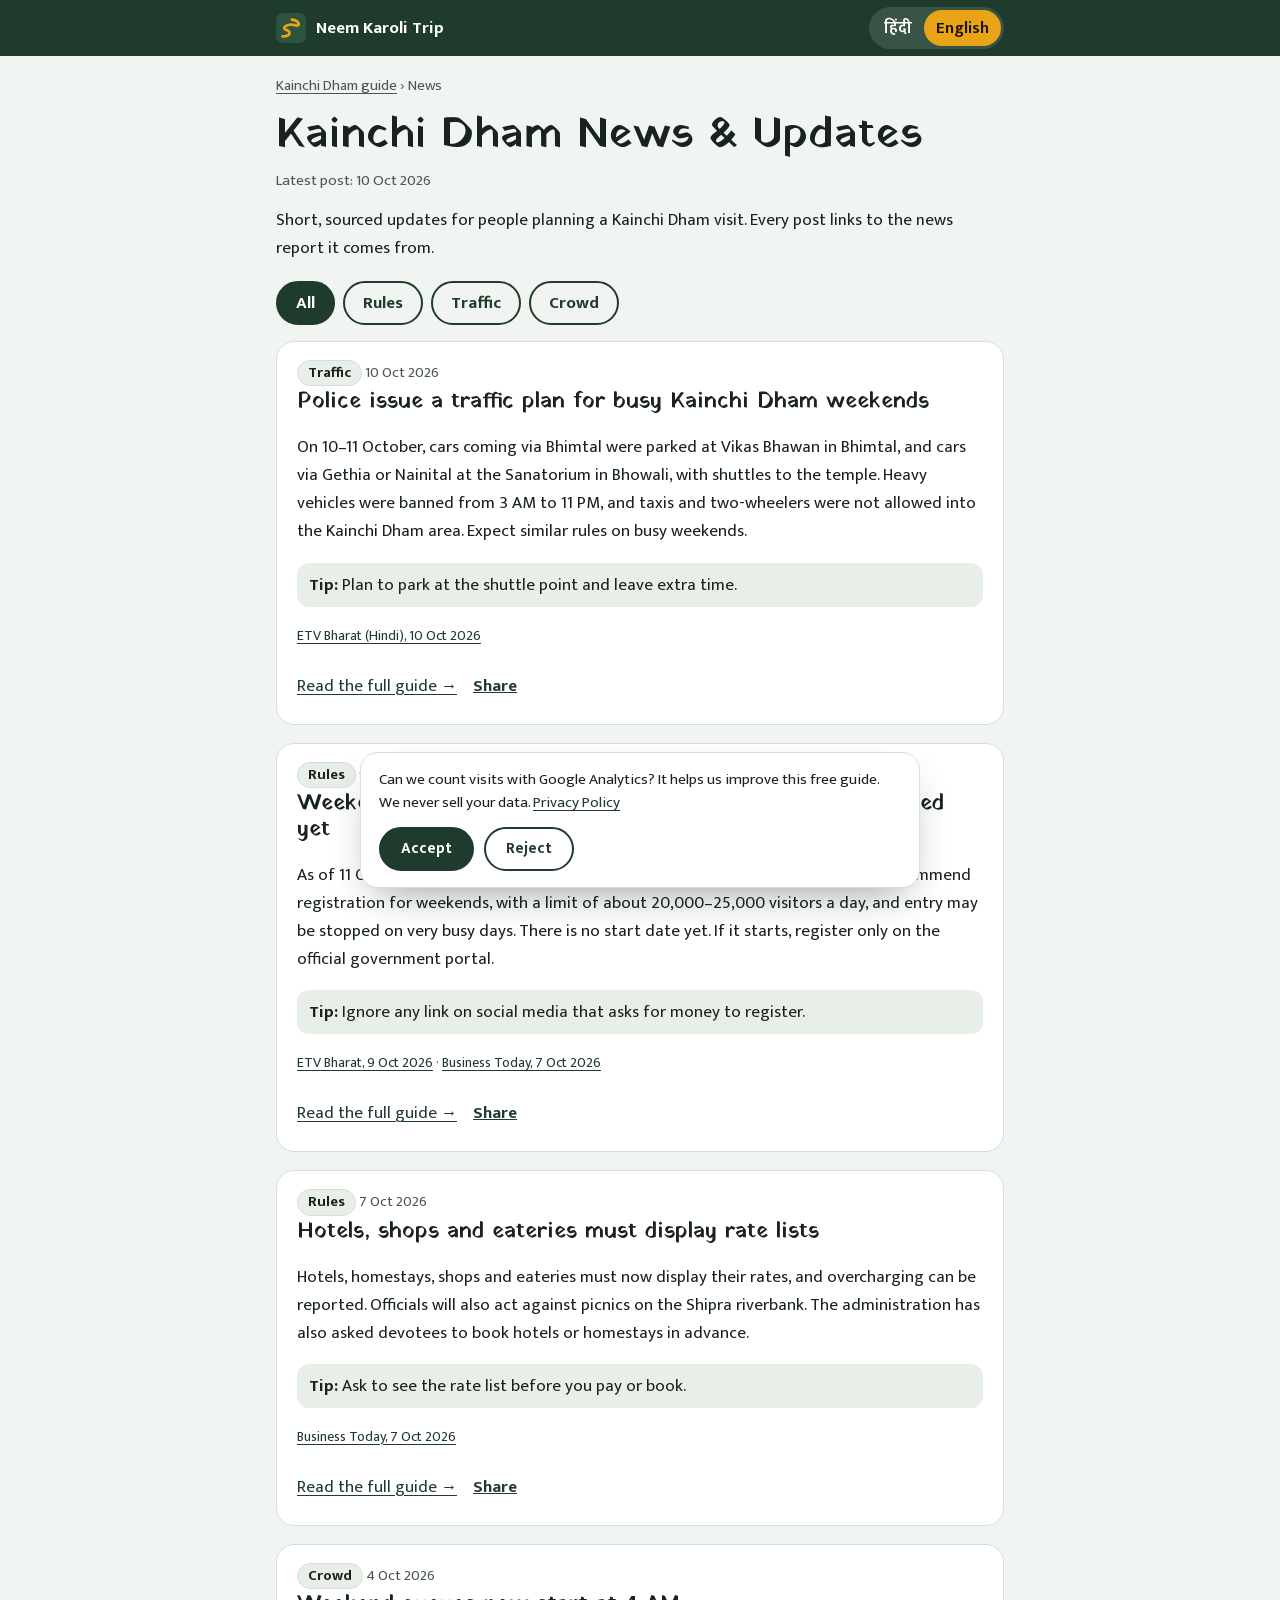
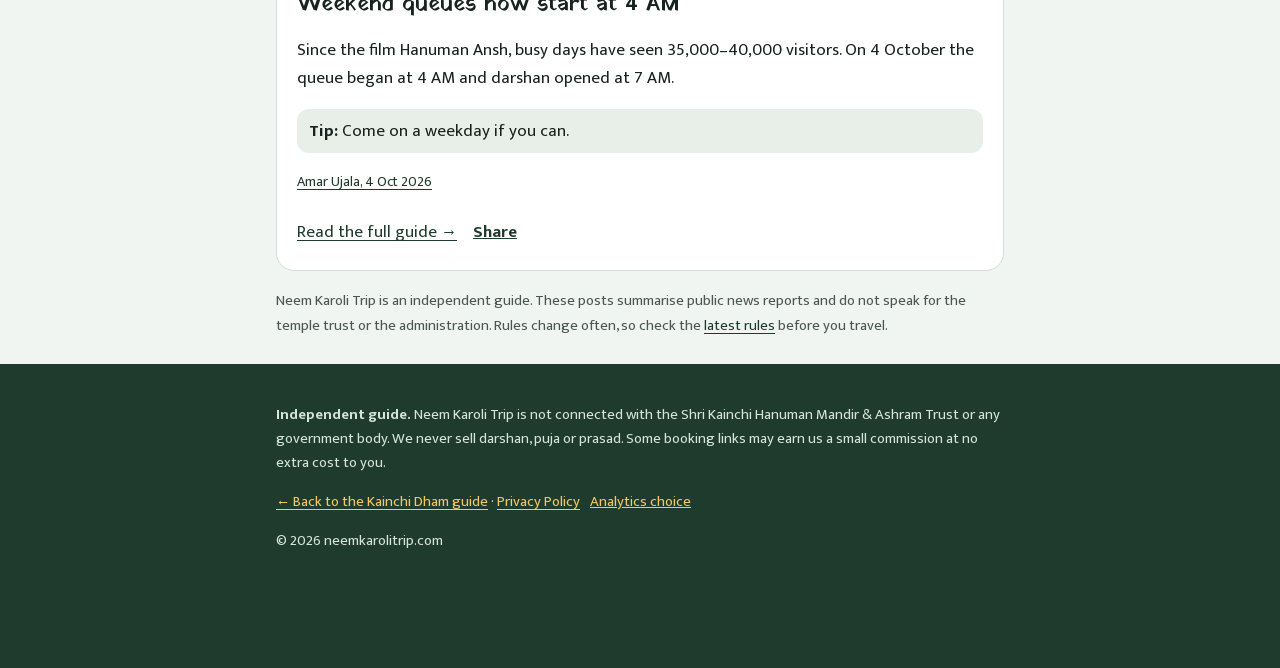
<file: news.html>
<!doctype html>
<html lang="en" data-lang="en">
<head>
<meta charset="utf-8">
<meta name="viewport" content="width=device-width, initial-scale=1">
<title>Kainchi Dham News and Updates | Neem Karoli Trip</title>
<meta name="description" content="Latest sourced updates on Kainchi Dham: registration plans, weekend traffic and shuttle rules, rate lists and crowd levels. English and Hindi.">
<link rel="canonical" href="https://neemkarolitrip.com/news.html">

<meta name="robots" content="index, follow, max-image-preview:large">
<meta name="theme-color" content="#1F3B2D">
<script>(function(){ try { var t = localStorage.getItem("nkt-theme"); if (t === "light" || t === "dark") document.documentElement.setAttribute("data-theme", t); } catch(e){} })();</script>
<meta property="og:type" content="website">
<meta property="og:site_name" content="Neem Karoli Trip">
<meta property="og:locale" content="en_IN">
<meta property="og:locale:alternate" content="hi_IN">
<meta property="og:title" content="Kainchi Dham News and Updates | Neem Karoli Trip">
<meta property="og:description" content="Latest sourced updates on Kainchi Dham: registration plans, weekend traffic and shuttle rules, rate lists and crowd levels. English and Hindi.">
<meta property="og:url" content="https://neemkarolitrip.com/news.html">
<meta property="og:image" content="https://neemkarolitrip.com/og-image.jpg">
<meta name="twitter:card" content="summary_large_image">
<link rel="icon" href="/favicon.ico" sizes="48x48">
<link rel="icon" href="/favicon.svg" type="image/svg+xml">
<link rel="apple-touch-icon" href="/apple-touch-icon.png">
<link rel="manifest" href="/site.webmanifest">
<link rel="preload" href="/fonts/mukta-400-latin.woff2" as="font" type="font/woff2" crossorigin>
<link rel="preload" href="/fonts/yatra-one-latin.woff2" as="font" type="font/woff2" crossorigin>
<style>
/* Fonts hosted on this site (no third-party requests). Latin and Devanagari are split so each visitor downloads only what the page needs. */
@font-face{font-family:"Mukta";font-weight:400;font-display:swap;src:url(/fonts/mukta-400-latin.woff2) format("woff2");unicode-range:U+0000-00FF,U+0131,U+0152-0153,U+02BB-02BC,U+02C6,U+02DA,U+02DC,U+0304,U+0308,U+0329,U+2000-206F,U+20AC,U+20B9,U+2122,U+2190-2199,U+2212,U+2215,U+FEFF,U+FFFD}
@font-face{font-family:"Mukta";font-weight:400;font-display:swap;src:url(/fonts/mukta-400-deva.woff2) format("woff2");unicode-range:U+0900-097F,U+1CD0-1CF9,U+200C-200D,U+20A8,U+20F0,U+25CC,U+A830-A839,U+A8E0-A8FF}
@font-face{font-family:"Mukta";font-weight:600;font-display:swap;src:url(/fonts/mukta-600-latin.woff2) format("woff2");unicode-range:U+0000-00FF,U+0131,U+0152-0153,U+02BB-02BC,U+02C6,U+02DA,U+02DC,U+0304,U+0308,U+0329,U+2000-206F,U+20AC,U+20B9,U+2122,U+2190-2199,U+2212,U+2215,U+FEFF,U+FFFD}
@font-face{font-family:"Mukta";font-weight:600;font-display:swap;src:url(/fonts/mukta-600-deva.woff2) format("woff2");unicode-range:U+0900-097F,U+1CD0-1CF9,U+200C-200D,U+20A8,U+20F0,U+25CC,U+A830-A839,U+A8E0-A8FF}
@font-face{font-family:"Mukta";font-weight:700;font-display:swap;src:url(/fonts/mukta-700-latin.woff2) format("woff2");unicode-range:U+0000-00FF,U+0131,U+0152-0153,U+02BB-02BC,U+02C6,U+02DA,U+02DC,U+0304,U+0308,U+0329,U+2000-206F,U+20AC,U+20B9,U+2122,U+2190-2199,U+2212,U+2215,U+FEFF,U+FFFD}
@font-face{font-family:"Mukta";font-weight:700;font-display:swap;src:url(/fonts/mukta-700-deva.woff2) format("woff2");unicode-range:U+0900-097F,U+1CD0-1CF9,U+200C-200D,U+20A8,U+20F0,U+25CC,U+A830-A839,U+A8E0-A8FF}
@font-face{font-family:"Yatra One";font-display:swap;src:url(/fonts/yatra-one-latin.woff2) format("woff2");unicode-range:U+0000-00FF,U+0131,U+0152-0153,U+02BB-02BC,U+02C6,U+02DA,U+02DC,U+0304,U+0308,U+0329,U+2000-206F,U+20AC,U+20B9,U+2122,U+2190-2199,U+2212,U+2215,U+FEFF,U+FFFD}
@font-face{font-family:"Yatra One";font-display:swap;src:url(/fonts/yatra-one-deva.woff2) format("woff2");unicode-range:U+0900-097F,U+1CD0-1CF9,U+200C-200D,U+20A8,U+20F0,U+25CC,U+A830-A839,U+A8E0-A8FF}
/* Digits and the rupee sign inside Yatra One headings come from Mukta Bold, so every number looks the same */
@font-face{font-family:"Yatra One";font-display:swap;src:url(/fonts/mukta-700-latin.woff2) format("woff2");unicode-range:U+0030-0039,U+20B9}
/* Fallbacks sized to match our fonts, so text doesn't jump when the real fonts arrive */
@font-face{font-family:"Mukta Fallback";src:local("Arial"),local("Roboto"),local("Helvetica Neue"),local("Liberation Sans");size-adjust:93.8%;ascent-override:120.5%;descent-override:56.7%;line-gap-override:0%}
@font-face{font-family:"Mukta Fallback";font-weight:600 700;src:local("Arial Bold"),local("Roboto Bold"),local("Helvetica Neue Bold"),local("Liberation Sans Bold");size-adjust:92.4%;ascent-override:122.3%;descent-override:57.6%;line-gap-override:0%}
@font-face{font-family:"Yatra Fallback";src:local("Arial"),local("Roboto"),local("Helvetica Neue"),local("Liberation Sans");size-adjust:110.5%;ascent-override:89.7%;descent-override:44.1%;line-gap-override:0%}
</style>
<link rel="stylesheet" href="/guide.css?v=20261124">
<script type="application/ld+json">{"@context": "https://schema.org", "@type": "CollectionPage", "name": "Kainchi Dham News and Updates | Neem Karoli Trip", "url": "https://neemkarolitrip.com/news.html", "description": "Latest sourced updates on Kainchi Dham: registration plans, weekend traffic and shuttle rules, rate lists and crowd levels. English and Hindi."}</script>
<script type="application/ld+json">{"@context": "https://schema.org", "@type": "BreadcrumbList", "itemListElement": [{"@type": "ListItem", "position": 1, "name": "Kainchi Dham Trip Guide", "item": "https://neemkarolitrip.com/"}, {"@type": "ListItem", "position": 2, "name": "News", "item": "https://neemkarolitrip.com/news.html"}]}</script>
<script type="application/ld+json">{"@type": "NewsArticle", "headline": "Police issue a traffic plan for busy Kainchi Dham weekends", "datePublished": "2026-10-10", "dateModified": "2026-10-10", "inLanguage": ["en", "hi"], "mainEntityOfPage": "https://neemkarolitrip.com/news.html#weekend-traffic-plan-10-oct", "image": "https://neemkarolitrip.com/og-image.jpg", "author": {"@type": "Organization", "name": "Neem Karoli Trip", "url": "https://neemkarolitrip.com/"}, "publisher": {"@type": "Organization", "name": "Neem Karoli Trip", "url": "https://neemkarolitrip.com/"}, "@context": "https://schema.org"}</script>
<script type="application/ld+json">{"@type": "NewsArticle", "headline": "Weekend registration planned for Kainchi Dham, not started yet", "datePublished": "2026-10-09", "dateModified": "2026-10-09", "inLanguage": ["en", "hi"], "mainEntityOfPage": "https://neemkarolitrip.com/news.html#registration-planned-9-oct", "image": "https://neemkarolitrip.com/og-image.jpg", "author": {"@type": "Organization", "name": "Neem Karoli Trip", "url": "https://neemkarolitrip.com/"}, "publisher": {"@type": "Organization", "name": "Neem Karoli Trip", "url": "https://neemkarolitrip.com/"}, "@context": "https://schema.org"}</script>
<script type="application/ld+json">{"@type": "NewsArticle", "headline": "Hotels, shops and eateries must display rate lists", "datePublished": "2026-10-07", "dateModified": "2026-10-07", "inLanguage": ["en", "hi"], "mainEntityOfPage": "https://neemkarolitrip.com/news.html#rate-list-rule-7-oct", "image": "https://neemkarolitrip.com/og-image.jpg", "author": {"@type": "Organization", "name": "Neem Karoli Trip", "url": "https://neemkarolitrip.com/"}, "publisher": {"@type": "Organization", "name": "Neem Karoli Trip", "url": "https://neemkarolitrip.com/"}, "@context": "https://schema.org"}</script>
<script type="application/ld+json">{"@type": "NewsArticle", "headline": "Weekend queues now start at 4 AM", "datePublished": "2026-10-04", "dateModified": "2026-10-04", "inLanguage": ["en", "hi"], "mainEntityOfPage": "https://neemkarolitrip.com/news.html#queues-from-4-am-4-oct", "image": "https://neemkarolitrip.com/og-image.jpg", "author": {"@type": "Organization", "name": "Neem Karoli Trip", "url": "https://neemkarolitrip.com/"}, "publisher": {"@type": "Organization", "name": "Neem Karoli Trip", "url": "https://neemkarolitrip.com/"}, "@context": "https://schema.org"}</script>
</head>
<body>
<header class="bar">
  <div class="wrap">
    <a class="brand" href="/">
      <svg width="30" height="30" viewBox="0 0 64 64" aria-hidden="true"><rect width="64" height="64" rx="14" fill="#2C5240"/><path d="M14 50 C30 50 34 40 22 36 C10 32 24 22 40 26 C54 30 50 16 34 14" stroke="#E8A317" stroke-width="6" fill="none" stroke-linecap="round"/></svg>
      <span lang="en">Neem Karoli Trip</span><span lang="hi">नीम करोली ट्रिप</span>
    </a>
    <div class="lang" role="group" aria-label="Language / भाषा">
      <button type="button" data-set-lang="hi" aria-pressed="false">हिंदी</button>
      <button type="button" data-set-lang="en" aria-pressed="true">English</button>
    </div>
  </div>
</header>

<main class="wrap">
  <nav class="crumbs" aria-label="Breadcrumb"><a href="/"><span lang="en">Kainchi Dham guide</span><span lang="hi">कैंची धाम गाइड</span></a> › <span lang="en">News</span><span lang="hi">ख़बरें</span></nav>
  <h1><span lang="en">Kainchi Dham News &amp; Updates</span><span lang="hi">कैंची धाम ख़बरें और अपडेट</span></h1>
  <p class="updated"><span lang="en">Latest post: 10 Oct 2026</span><span lang="hi">ताज़ा पोस्ट: 10 अक्टूबर 2026</span></p>
  <p class="lead" lang="en">Short, sourced updates for people planning a Kainchi Dham visit. Every post links to the news report it comes from.</p>
  <p class="lead" lang="hi">कैंची धाम की यात्रा करने वालों के लिए छोटी, स्रोत-सहित ख़बरें। हर पोस्ट में उस समाचार का लिंक है जिससे वह ली गई है।</p>
  <div class="tabs" role="group" aria-label="Filter / फ़िल्टर"><button type="button" class="tab" data-filter="all" aria-pressed="true"><span lang="en">All</span><span lang="hi">सभी</span></button><button type="button" class="tab" data-filter="rules" aria-pressed="false"><span lang="en">Rules</span><span lang="hi">नियम</span></button><button type="button" class="tab" data-filter="traffic" aria-pressed="false"><span lang="en">Traffic</span><span lang="hi">ट्रैफ़िक</span></button><button type="button" class="tab" data-filter="crowd" aria-pressed="false"><span lang="en">Crowd</span><span lang="hi">भीड़</span></button></div>
  <div id="posts">
<article class="card post" id="weekend-traffic-plan-10-oct" data-cat="traffic">
<p class="post-meta"><span class="pill"><span lang="en">Traffic</span><span lang="hi">ट्रैफ़िक</span></span> <time datetime="2026-10-10"><span lang="en">10 Oct 2026</span><span lang="hi">10 अक्टूबर 2026</span></time></p>
<h2><span lang="en">Police issue a traffic plan for busy Kainchi Dham weekends</span><span lang="hi">व्यस्त वीकेंड के लिए पुलिस का ट्रैफ़िक प्लान</span></h2>
<p lang="en">On 10–11 October, cars coming via Bhimtal were parked at Vikas Bhawan in Bhimtal, and cars via Gethia or Nainital at the Sanatorium in Bhowali, with shuttles to the temple. Heavy vehicles were banned from 3 AM to 11 PM, and taxis and two-wheelers were not allowed into the Kainchi Dham area. Expect similar rules on busy weekends.</p><p lang="hi">10–11 अक्टूबर को भीमताल की ओर से आने वाली गाड़ियाँ भीमताल विकास भवन में, और गेठिया या नैनीताल की ओर से आने वाली गाड़ियाँ भवाली सेनेटोरियम में पार्क कराई गईं, वहाँ से मंदिर तक शटल चली। भारी वाहन रात 3 बजे से रात 11 बजे तक प्रतिबंधित रहे, और टैक्सी व दोपहिया वाहनों को कैंची धाम क्षेत्र में नहीं जाने दिया गया। व्यस्त वीकेंड पर ऐसे ही नियम की उम्मीद रखें।</p>
<p class="post-tip"><strong><span lang="en">Tip:</span><span lang="hi">सुझाव:</span></strong> <span lang="en">Plan to park at the shuttle point and leave extra time.</span><span lang="hi">शटल पॉइंट पर पार्क करने की योजना रखें और समय ज़्यादा लेकर चलें।</span></p>
<p class="post-src"><a class="src" href="https://etvbharat.com/hi/state/police-have-implemented-a-traffic-plan-for-pilgrims-and-tourists-visiting-kainchi-dham-uts26101000948" target="_blank" rel="noopener"><span lang="en">ETV Bharat (Hindi), 10 Oct 2026</span><span lang="hi">ईटीवी भारत, 10 अक्टूबर 2026</span></a></p>
<p class="post-act"><a href="/kainchi-dham-parking-shuttle.html"><span lang="en">Read the full guide →</span><span lang="hi">पूरी गाइड पढ़ें →</span></a> <button type="button" class="linkbtn" data-share="weekend-traffic-plan-10-oct"><span lang="en">Share</span><span lang="hi">शेयर करें</span></button></p>
</article>
<article class="card post" id="registration-planned-9-oct" data-cat="rules">
<p class="post-meta"><span class="pill"><span lang="en">Rules</span><span lang="hi">नियम</span></span> <time datetime="2026-10-09"><span lang="en">9 Oct 2026</span><span lang="hi">9 अक्टूबर 2026</span></time></p>
<h2><span lang="en">Weekend registration planned for Kainchi Dham, not started yet</span><span lang="hi">कैंची धाम में वीकेंड रजिस्ट्रेशन की तैयारी, अभी शुरू नहीं</span></h2>
<p lang="en">As of 11 October 2026 you do not need to register. The Nainital DM and SSP will recommend registration for weekends, with a limit of about 20,000–25,000 visitors a day, and entry may be stopped on very busy days. There is no start date yet. If it starts, register only on the official government portal.</p><p lang="hi">11 अक्टूबर 2026 तक रजिस्ट्रेशन की ज़रूरत नहीं है। नैनीताल के डीएम और एसएसपी वीकेंड पर रजिस्ट्रेशन की सिफ़ारिश करेंगे, जिसमें रोज़ लगभग 20,000–25,000 श्रद्धालुओं की सीमा होगी, और बहुत भीड़ वाले दिन प्रवेश रोका जा सकता है। शुरू होने की तारीख़ अभी तय नहीं है। शुरू हो तो केवल सरकारी पोर्टल पर रजिस्टर करें।</p>
<p class="post-tip"><strong><span lang="en">Tip:</span><span lang="hi">सुझाव:</span></strong> <span lang="en">Ignore any link on social media that asks for money to register.</span><span lang="hi">रजिस्ट्रेशन के नाम पर पैसे माँगने वाले सोशल मीडिया लिंक से बचें।</span></p>
<p class="post-src"><a class="src" href="https://www.etvbharat.com/en/state/authorities-to-make-registration-mandatory-for-visiting-kainchi-dham-shrine-in-uttarakhand-enn26100906005" target="_blank" rel="noopener"><span lang="en">ETV Bharat, 9 Oct 2026</span><span lang="hi">ईटीवी भारत, 9 अक्टूबर 2026</span></a> · <a class="src" href="https://www.businesstoday.in/india/story/hanuman-ansh-impact-authorities-propose-mandatory-registration-crowd-control-system-as-kainchi-dham-sees-50000-devotees-560023-2026-10-07" target="_blank" rel="noopener"><span lang="en">Business Today, 7 Oct 2026</span><span lang="hi">बिज़नेस टुडे, 7 अक्टूबर 2026</span></a></p>
<p class="post-act"><a href="/#status"><span lang="en">Read the full guide →</span><span lang="hi">पूरी गाइड पढ़ें →</span></a> <button type="button" class="linkbtn" data-share="registration-planned-9-oct"><span lang="en">Share</span><span lang="hi">शेयर करें</span></button></p>
</article>
<article class="card post" id="rate-list-rule-7-oct" data-cat="rules">
<p class="post-meta"><span class="pill"><span lang="en">Rules</span><span lang="hi">नियम</span></span> <time datetime="2026-10-07"><span lang="en">7 Oct 2026</span><span lang="hi">7 अक्टूबर 2026</span></time></p>
<h2><span lang="en">Hotels, shops and eateries must display rate lists</span><span lang="hi">होटल, दुकानों और ढाबों को रेट लिस्ट लगानी होगी</span></h2>
<p lang="en">Hotels, homestays, shops and eateries must now display their rates, and overcharging can be reported. Officials will also act against picnics on the Shipra riverbank. The administration has also asked devotees to book hotels or homestays in advance.</p><p lang="hi">होटल, होमस्टे, दुकानों और ढाबों को अब रेट लिस्ट लगानी होगी, और ज़्यादा पैसे लेने की शिकायत की जा सकती है। शिप्रा नदी के किनारे पिकनिक करने वालों पर भी कार्रवाई होगी। प्रशासन ने श्रद्धालुओं से पहले से होटल या होमस्टे बुक करने की भी अपील की है।</p>
<p class="post-tip"><strong><span lang="en">Tip:</span><span lang="hi">सुझाव:</span></strong> <span lang="en">Ask to see the rate list before you pay or book.</span><span lang="hi">भुगतान या बुकिंग से पहले रेट लिस्ट दिखाने को कहें।</span></p>
<p class="post-src"><a class="src" href="https://www.businesstoday.in/india/story/hanuman-ansh-impact-authorities-propose-mandatory-registration-crowd-control-system-as-kainchi-dham-sees-50000-devotees-560023-2026-10-07" target="_blank" rel="noopener"><span lang="en">Business Today, 7 Oct 2026</span><span lang="hi">बिज़नेस टुडे, 7 अक्टूबर 2026</span></a></p>
<p class="post-act"><a href="/#stay"><span lang="en">Read the full guide →</span><span lang="hi">पूरी गाइड पढ़ें →</span></a> <button type="button" class="linkbtn" data-share="rate-list-rule-7-oct"><span lang="en">Share</span><span lang="hi">शेयर करें</span></button></p>
</article>
<article class="card post" id="queues-from-4-am-4-oct" data-cat="crowd">
<p class="post-meta"><span class="pill"><span lang="en">Crowd</span><span lang="hi">भीड़</span></span> <time datetime="2026-10-04"><span lang="en">4 Oct 2026</span><span lang="hi">4 अक्टूबर 2026</span></time></p>
<h2><span lang="en">Weekend queues now start at 4 AM</span><span lang="hi">वीकेंड पर लाइन अब सुबह 4 बजे से</span></h2>
<p lang="en">Since the film Hanuman Ansh, busy days have seen 35,000–40,000 visitors. On 4 October the queue began at 4 AM and darshan opened at 7 AM.</p><p lang="hi">फ़िल्म &#x27;हनुमान अंश&#x27; के बाद व्यस्त दिनों में 35,000–40,000 श्रद्धालु आ रहे हैं। 4 अक्टूबर को लाइन सुबह 4 बजे से लगी और दर्शन 7 बजे शुरू हुए।</p>
<p class="post-tip"><strong><span lang="en">Tip:</span><span lang="hi">सुझाव:</span></strong> <span lang="en">Come on a weekday if you can.</span><span lang="hi">हो सके तो किसी कार्यदिवस पर आएँ।</span></p>
<p class="post-src"><a class="src" href="https://www.amarujala.com/uttarakhand/nainital/surge-of-faith-at-kainchi-dham-queues-for-darshan-since-morning-2026-10-04" target="_blank" rel="noopener"><span lang="en">Amar Ujala, 4 Oct 2026</span><span lang="hi">अमर उजाला, 4 अक्टूबर 2026</span></a></p>
<p class="post-act"><a href="/#planner"><span lang="en">Read the full guide →</span><span lang="hi">पूरी गाइड पढ़ें →</span></a> <button type="button" class="linkbtn" data-share="queues-from-4-am-4-oct"><span lang="en">Share</span><span lang="hi">शेयर करें</span></button></p>
</article>
  </div>
  <p class="note"><span lang="en">Neem Karoli Trip is an independent guide. These posts summarise public news reports and do not speak for the temple trust or the administration. Rules change often, so check the <a href="/#status">latest rules</a> before you travel.</span><span lang="hi">नीम करोली ट्रिप एक स्वतंत्र गाइड है। ये पोस्ट सार्वजनिक समाचारों का सार हैं और मंदिर ट्रस्ट या प्रशासन की ओर से नहीं हैं। नियम अक्सर बदलते हैं, इसलिए यात्रा से पहले <a href="/#status">ताज़ा नियम</a> देखें।</span></p>
</main>

<footer>
  <div class="wrap">
    <div class="disclaimer">
      <p lang="en"><b>Independent guide.</b> Neem Karoli Trip is not connected with the Shri Kainchi Hanuman Mandir & Ashram Trust or any government body. We never sell darshan, puja or prasad. Some booking links may earn us a small commission at no extra cost to you.</p>
      <p lang="hi"><b>स्वतंत्र गाइड।</b> नीम करोली ट्रिप का श्री कैंची हनुमान मंदिर एवं आश्रम ट्रस्ट या किसी सरकारी संस्था से कोई संबंध नहीं है। हम दर्शन, पूजा या प्रसाद नहीं बेचते। कुछ बुकिंग लिंक से हमें आपके बिना किसी अतिरिक्त खर्च के छोटा कमीशन मिल सकता है।</p>
    </div>
    
    <p><a href="/"><span lang="en">← Back to the Kainchi Dham guide</span><span lang="hi">← कैंची धाम गाइड पर वापस जाएँ</span></a> · <a href="/privacy.html"><span lang="en">Privacy Policy</span><span lang="hi">गोपनीयता नीति</span></a><button type="button" class="linkbtn" data-consent-open><span lang="en">Analytics choice</span><span lang="hi">एनालिटिक्स की पसंद</span></button></p>
    <p>© 2026 neemkarolitrip.com</p>
  </div>
</footer>

<div class="consent" id="consent" role="dialog" aria-live="polite" aria-labelledby="consent-t" hidden>
  <p id="consent-t"><span lang="en">Can we count visits with Google Analytics? It helps us improve this free guide. We never sell your data. <a href="/privacy.html">Privacy Policy</a></span><span lang="hi">क्या हम Google Analytics से विज़िट गिन सकते हैं? इससे यह मुफ़्त गाइड बेहतर बनती है। हम आपका डेटा कभी नहीं बेचते। <a href="/privacy.html">गोपनीयता नीति</a></span></p>
  <div class="row">
    <button type="button" class="yes" data-consent="granted"><span lang="en">Accept</span><span lang="hi">स्वीकार करें</span></button>
    <button type="button" class="no" data-consent="denied"><span lang="en">Reject</span><span lang="hi">अस्वीकार करें</span></button>
  </div>
</div>

<script>
(function(){
  function setLang(l){
    document.documentElement.setAttribute("data-lang", l);
    document.documentElement.setAttribute("lang", l === "hi" ? "hi" : "en");
    document.querySelectorAll("[data-set-lang]").forEach(function(b){ b.setAttribute("aria-pressed", String(b.getAttribute("data-set-lang") === l)); });
    try { localStorage.setItem("nkt-lang", l); } catch(e){}
  }
  document.querySelectorAll("[data-set-lang]").forEach(function(b){ b.addEventListener("click", function(){ setLang(b.getAttribute("data-set-lang")); }); });
  var saved = null;
  try { saved = localStorage.getItem("nkt-lang"); } catch(e){}
  if (!saved && (navigator.language || "").toLowerCase().indexOf("hi") === 0) saved = "hi";
  setLang(saved === "hi" ? "hi" : "en");

  /* Google Analytics: loads ONLY after the visitor taps Accept (same choice as the home page, key nkt-consent). */
  var GA_ID = "G-2941KYJBNX", KEY = "nkt-consent", box = document.getElementById("consent"), loaded = false;
  window.dataLayer = window.dataLayer || [];
  function gtag(){ dataLayer.push(arguments); }
  window.gtag = gtag;
  gtag("consent", "default", {analytics_storage:"denied", ad_storage:"denied", ad_user_data:"denied", ad_personalization:"denied"});
  function load(){
    if (loaded) return; loaded = true;
    gtag("consent", "update", {analytics_storage:"granted"});
    var s = document.createElement("script"); s.async = true;
    s.src = "https://www.googletagmanager.com/gtag/js?id=" + GA_ID; document.head.appendChild(s);
    gtag("js", new Date());
    gtag("config", GA_ID, {allow_google_signals:false, allow_ad_personalization_signals:false});
  }
  function choose(v){ try { localStorage.setItem(KEY, v); } catch(e){} box.hidden = true; if (v === "granted") load(); }
  var c = null; try { c = localStorage.getItem(KEY); } catch(e){}
  if (c === "granted") load(); else if (c !== "denied") setTimeout(function(){ box.hidden = false; }, 1200);
  document.querySelectorAll("[data-consent]").forEach(function(b){ b.addEventListener("click", function(){ choose(b.getAttribute("data-consent")); }); });
  document.querySelectorAll("[data-consent-open]").forEach(function(b){ b.addEventListener("click", function(){ box.hidden = false; }); });
  document.addEventListener("click", function(e){
    var a = e.target.closest && e.target.closest("a[href]");
    if (!a || !loaded) return;
    if (/whatsapp|instagram|youtube|facebook/.test(a.hostname)) gtag("event", "social_click", {network:a.hostname.replace("www.","")});
  });
})();
</script>
<script>
(function(){
  var tabs = document.querySelectorAll(".tab"), posts = document.querySelectorAll(".post");
  function show(f){ tabs.forEach(function(t){ t.setAttribute("aria-pressed", String(t.getAttribute("data-filter") === f)); });
    posts.forEach(function(p){ p.hidden = !(f === "all" || p.getAttribute("data-cat") === f); }); }
  tabs.forEach(function(t){ t.addEventListener("click", function(){ show(t.getAttribute("data-filter")); }); });
  document.querySelectorAll("[data-share]").forEach(function(b){ b.addEventListener("click", function(){
    var u = location.origin + "/news.html#" + b.getAttribute("data-share"), h = b.closest(".post").querySelector("h2");
    var t = h ? (h.querySelector("[lang=\"" + document.documentElement.getAttribute("data-lang") + "\"]") || h).textContent : "";
    if (navigator.share) { navigator.share({title: t, url: u}).catch(function(){}); }
    else { window.open("https://wa.me/?text=" + encodeURIComponent(t + " " + u), "_blank", "noopener"); } }); });
  if (location.hash) { var el = document.getElementById(location.hash.slice(1)); if (el) { posts.forEach(function(p){ p.hidden = false; }); el.scrollIntoView(); } }
})();
</script>
</body>
</html>
</file>
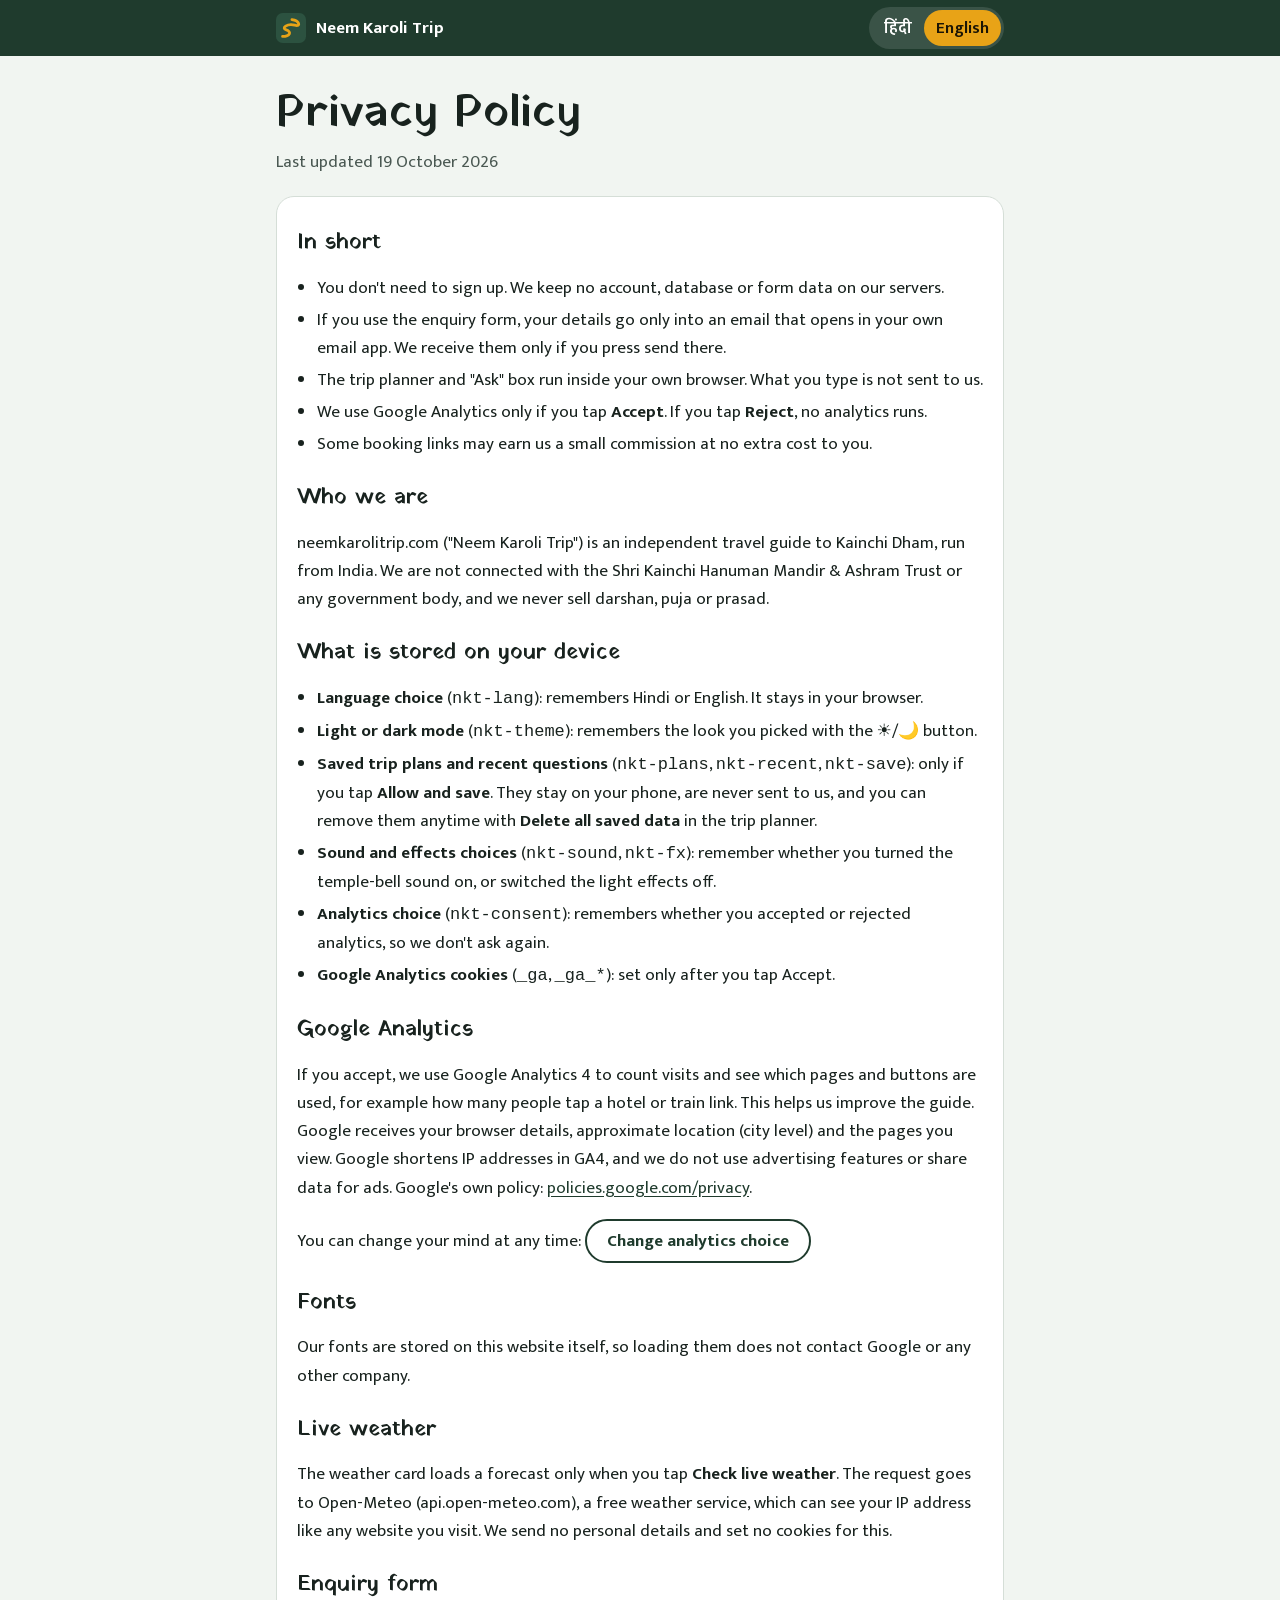
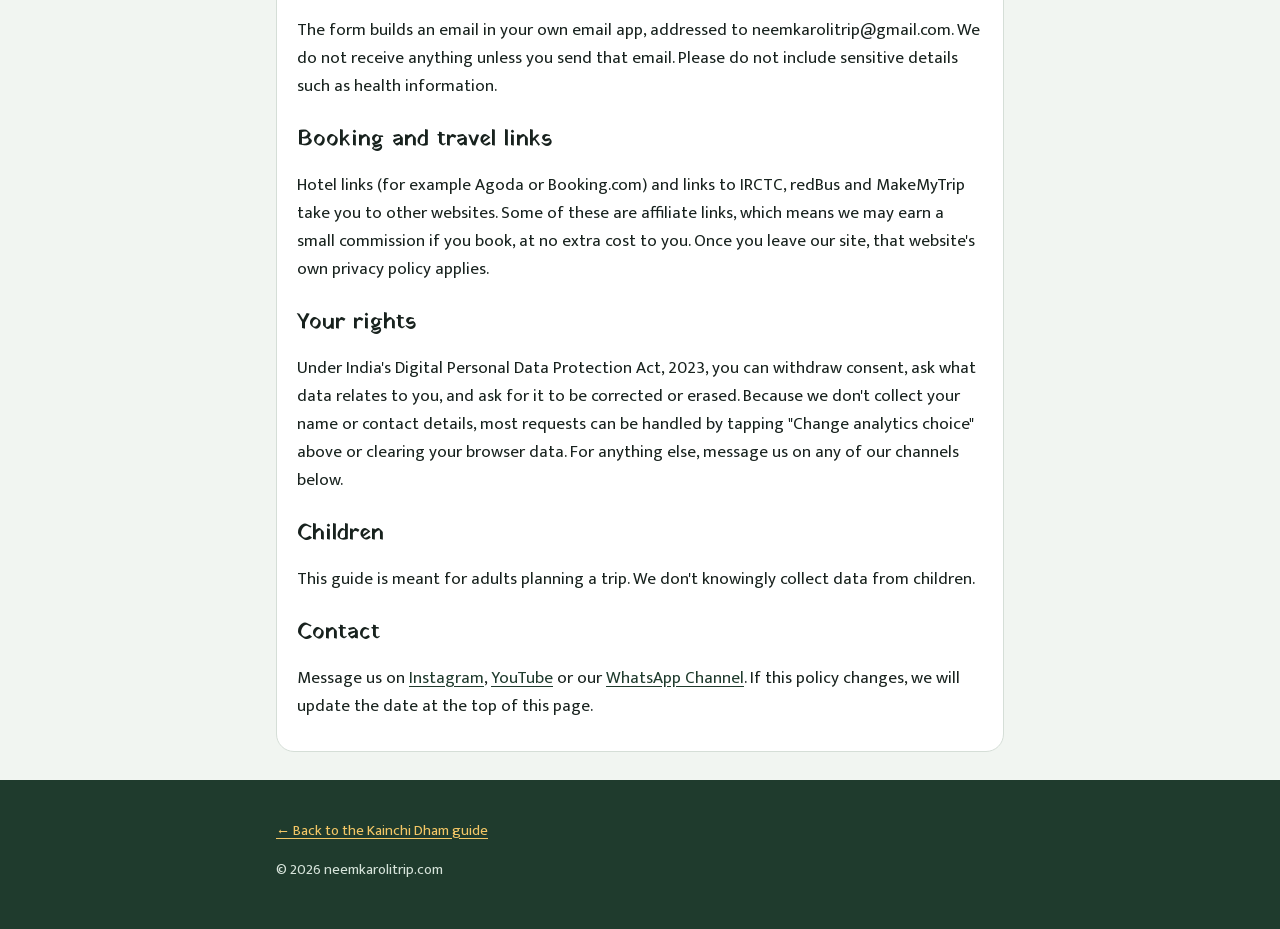
<file: privacy.html>
<!doctype html>
<html lang="en" data-lang="en">
<head>
<meta charset="utf-8">
<meta name="viewport" content="width=device-width, initial-scale=1">
<title>Privacy Policy | Neem Karoli Trip</title>
<meta name="description" content="How neemkarolitrip.com handles your data: no sign-up, no personal data collected, optional Google Analytics only with your consent, and affiliate booking links.">
<link rel="canonical" href="https://neemkarolitrip.com/privacy.html">
<meta name="theme-color" content="#1F3B2D">
<script>(function(){ try { var t = localStorage.getItem("nkt-theme"); if (t === "light" || t === "dark") document.documentElement.setAttribute("data-theme", t); } catch(e){} })();</script>
<meta property="og:type" content="website">
<meta property="og:title" content="Privacy Policy | Neem Karoli Trip">
<meta property="og:url" content="https://neemkarolitrip.com/privacy.html">
<meta property="og:image" content="https://neemkarolitrip.com/og-image.jpg">
<link rel="icon" href="/favicon.ico" sizes="48x48">
<link rel="icon" href="/favicon.svg" type="image/svg+xml">
<link rel="apple-touch-icon" href="/apple-touch-icon.png">
<link rel="manifest" href="/site.webmanifest">
<link rel="preload" href="/fonts/mukta-400-latin.woff2" as="font" type="font/woff2" crossorigin>
<link rel="preload" href="/fonts/yatra-one-latin.woff2" as="font" type="font/woff2" crossorigin>
<style>
/* Fonts hosted on this site (no third-party requests). Latin and Devanagari are split so each visitor downloads only what the page needs. */
@font-face{font-family:"Mukta";font-weight:400;font-display:swap;src:url(/fonts/mukta-400-latin.woff2) format("woff2");unicode-range:U+0000-00FF,U+0131,U+0152-0153,U+02BB-02BC,U+02C6,U+02DA,U+02DC,U+0304,U+0308,U+0329,U+2000-206F,U+20AC,U+20B9,U+2122,U+2190-2199,U+2212,U+2215,U+FEFF,U+FFFD}
@font-face{font-family:"Mukta";font-weight:400;font-display:swap;src:url(/fonts/mukta-400-deva.woff2) format("woff2");unicode-range:U+0900-097F,U+1CD0-1CF9,U+200C-200D,U+20A8,U+20F0,U+25CC,U+A830-A839,U+A8E0-A8FF}
@font-face{font-family:"Mukta";font-weight:600;font-display:swap;src:url(/fonts/mukta-600-latin.woff2) format("woff2");unicode-range:U+0000-00FF,U+0131,U+0152-0153,U+02BB-02BC,U+02C6,U+02DA,U+02DC,U+0304,U+0308,U+0329,U+2000-206F,U+20AC,U+20B9,U+2122,U+2190-2199,U+2212,U+2215,U+FEFF,U+FFFD}
@font-face{font-family:"Mukta";font-weight:600;font-display:swap;src:url(/fonts/mukta-600-deva.woff2) format("woff2");unicode-range:U+0900-097F,U+1CD0-1CF9,U+200C-200D,U+20A8,U+20F0,U+25CC,U+A830-A839,U+A8E0-A8FF}
@font-face{font-family:"Mukta";font-weight:700;font-display:swap;src:url(/fonts/mukta-700-latin.woff2) format("woff2");unicode-range:U+0000-00FF,U+0131,U+0152-0153,U+02BB-02BC,U+02C6,U+02DA,U+02DC,U+0304,U+0308,U+0329,U+2000-206F,U+20AC,U+20B9,U+2122,U+2190-2199,U+2212,U+2215,U+FEFF,U+FFFD}
@font-face{font-family:"Mukta";font-weight:700;font-display:swap;src:url(/fonts/mukta-700-deva.woff2) format("woff2");unicode-range:U+0900-097F,U+1CD0-1CF9,U+200C-200D,U+20A8,U+20F0,U+25CC,U+A830-A839,U+A8E0-A8FF}
@font-face{font-family:"Yatra One";font-display:swap;src:url(/fonts/yatra-one-latin.woff2) format("woff2");unicode-range:U+0000-00FF,U+0131,U+0152-0153,U+02BB-02BC,U+02C6,U+02DA,U+02DC,U+0304,U+0308,U+0329,U+2000-206F,U+20AC,U+20B9,U+2122,U+2190-2199,U+2212,U+2215,U+FEFF,U+FFFD}
@font-face{font-family:"Yatra One";font-display:swap;src:url(/fonts/yatra-one-deva.woff2) format("woff2");unicode-range:U+0900-097F,U+1CD0-1CF9,U+200C-200D,U+20A8,U+20F0,U+25CC,U+A830-A839,U+A8E0-A8FF}
/* Digits and the rupee sign inside Yatra One headings come from Mukta Bold, so every number looks the same */
@font-face{font-family:"Yatra One";font-display:swap;src:url(/fonts/mukta-700-latin.woff2) format("woff2");unicode-range:U+0030-0039,U+20B9}
/* Fallbacks sized to match our fonts, so text doesn't jump when the real fonts arrive */
@font-face{font-family:"Mukta Fallback";src:local("Arial"),local("Roboto"),local("Helvetica Neue"),local("Liberation Sans");size-adjust:93.8%;ascent-override:120.5%;descent-override:56.7%;line-gap-override:0%}
@font-face{font-family:"Mukta Fallback";font-weight:600 700;src:local("Arial Bold"),local("Roboto Bold"),local("Helvetica Neue Bold"),local("Liberation Sans Bold");size-adjust:92.4%;ascent-override:122.3%;descent-override:57.6%;line-gap-override:0%}
@font-face{font-family:"Yatra Fallback";src:local("Arial"),local("Roboto"),local("Helvetica Neue"),local("Liberation Sans");size-adjust:110.5%;ascent-override:89.7%;descent-override:44.1%;line-gap-override:0%}
</style>
<style>
:root{--pine:#1F3B2D;--marigold:#E8A317;--bg:#F1F5F1;--surface:#fff;--text:#18221E;--muted:#4A5852;--line:#D5DED7;--accent:#1F3B2D}
@media (prefers-color-scheme: dark){:root:not([data-theme="light"]){--bg:#0F1915;--surface:#16231D;--text:#E6EDE8;--muted:#A7B6AE;--line:#2A3B33;--accent:#7FB79A;color-scheme:dark}}
:root[data-theme="dark"]{--bg:#0F1915;--surface:#16231D;--text:#E6EDE8;--muted:#A7B6AE;--line:#2A3B33;--accent:#7FB79A;color-scheme:dark}
*{box-sizing:border-box}
body{margin:0;background:var(--bg);color:var(--text);font-family:"Mukta","Mukta Fallback",system-ui,-apple-system,"Segoe UI",sans-serif;font-size:17px;line-height:1.65}
html[data-lang="en"] body [lang="hi"],html[data-lang="hi"] body [lang="en"]{display:none !important}
a{color:var(--accent);text-underline-offset:3px}
:focus-visible{outline:3px solid var(--marigold);outline-offset:2px;border-radius:6px}
.wrap{max-width:760px;margin:0 auto;padding:0 16px}
.bar{position:sticky;top:0;z-index:5;background:var(--pine);color:#fff}
.bar .wrap{display:flex;align-items:center;justify-content:space-between;gap:12px;min-height:56px}
.brand{display:flex;align-items:center;gap:10px;color:#fff;text-decoration:none;font-weight:700}
.lang{display:flex;background:rgba(255,255,255,.12);border-radius:999px;padding:3px}
.lang button{border:0;background:transparent;color:#fff;font:inherit;font-weight:600;padding:4px 12px;border-radius:999px;cursor:pointer}
.lang button[aria-pressed="true"]{background:var(--marigold);color:#1B1505}
h1,h2{font-family:"Yatra One","Yatra Fallback","Mukta","Mukta Fallback",serif;font-weight:400;line-height:1.2}
h1{font-size:clamp(2rem,7vw,2.8rem);margin:32px 0 6px}
h2{font-size:1.35rem;margin:28px 0 6px}
.updated{color:var(--muted);margin:0 0 20px}
.card{background:var(--surface);border:1px solid var(--line);border-radius:18px;padding:6px 20px 14px;margin-bottom:28px}
ul{padding-left:20px}
li{margin:4px 0}
.btn{display:inline-flex;align-items:center;min-height:44px;padding:0 20px;border-radius:999px;border:2px solid var(--accent);background:transparent;color:var(--accent);font:inherit;font-weight:700;cursor:pointer;text-decoration:none}
footer{background:var(--pine);color:#D6E3DA;padding:24px 0 32px;font-size:.92rem}
footer a{color:#F4C766}
</style>
</head>
<body>
<header class="bar">
  <div class="wrap">
    <a class="brand" href="/">
      <svg width="30" height="30" viewBox="0 0 64 64" aria-hidden="true"><rect width="64" height="64" rx="14" fill="#2C5240"/><path d="M14 50 C30 50 34 40 22 36 C10 32 24 22 40 26 C54 30 50 16 34 14" stroke="#E8A317" stroke-width="6" fill="none" stroke-linecap="round"/></svg>
      <span lang="en">Neem Karoli Trip</span><span lang="hi">नीम करोली ट्रिप</span>
    </a>
    <div class="lang" role="group" aria-label="Language / भाषा">
      <button type="button" data-set-lang="hi" aria-pressed="false">हिंदी</button>
      <button type="button" data-set-lang="en" aria-pressed="true">English</button>
    </div>
  </div>
</header>

<main class="wrap">
  <h1><span lang="en">Privacy Policy</span><span lang="hi">गोपनीयता नीति</span></h1>
  <p class="updated"><span lang="en">Last updated 19 October 2026</span><span lang="hi">अंतिम अपडेट 19 अक्टूबर 2026</span></p>

  <div class="card" lang="en">
    <h2>In short</h2>
    <ul>
      <li>You don't need to sign up. We keep no account, database or form data on our servers.</li>
      <li>If you use the enquiry form, your details go only into an email that opens in your own email app. We receive them only if you press send there.</li>
      <li>The trip planner and "Ask" box run inside your own browser. What you type is not sent to us.</li>
      <li>We use Google Analytics only if you tap <b>Accept</b>. If you tap <b>Reject</b>, no analytics runs.</li>
      <li>Some booking links may earn us a small commission at no extra cost to you.</li>
    </ul>

    <h2>Who we are</h2>
    <p>neemkarolitrip.com ("Neem Karoli Trip") is an independent travel guide to Kainchi Dham, run from India. We are not connected with the Shri Kainchi Hanuman Mandir &amp; Ashram Trust or any government body, and we never sell darshan, puja or prasad.</p>

    <h2>What is stored on your device</h2>
    <ul>
      <li><b>Language choice</b> (<code>nkt-lang</code>): remembers Hindi or English. It stays in your browser.</li>
      <li><b>Light or dark mode</b> (<code>nkt-theme</code>): remembers the look you picked with the ☀️/🌙 button.</li>
      <li><b>Saved trip plans and recent questions</b> (<code>nkt-plans</code>, <code>nkt-recent</code>, <code>nkt-save</code>): only if you tap <b>Allow and save</b>. They stay on your phone, are never sent to us, and you can remove them anytime with <b>Delete all saved data</b> in the trip planner.</li>
      <li><b>Sound and effects choices</b> (<code>nkt-sound</code>, <code>nkt-fx</code>): remember whether you turned the temple-bell sound on, or switched the light effects off.</li>
      <li><b>Analytics choice</b> (<code>nkt-consent</code>): remembers whether you accepted or rejected analytics, so we don't ask again.</li>
      <li><b>Google Analytics cookies</b> (<code>_ga</code>, <code>_ga_*</code>): set only after you tap Accept.</li>
    </ul>

    <h2>Google Analytics</h2>
    <p>If you accept, we use Google Analytics 4 to count visits and see which pages and buttons are used, for example how many people tap a hotel or train link. This helps us improve the guide. Google receives your browser details, approximate location (city level) and the pages you view. Google shortens IP addresses in GA4, and we do not use advertising features or share data for ads. Google's own policy: <a href="https://policies.google.com/privacy" target="_blank" rel="noopener">policies.google.com/privacy</a>.</p>
    <p>You can change your mind at any time: <button type="button" class="btn" data-consent-reset>Change analytics choice</button></p>

    <h2>Fonts</h2>
    <p>Our fonts are stored on this website itself, so loading them does not contact Google or any other company.</p>

    <h2>Live weather</h2>
    <p>The weather card loads a forecast only when you tap <b>Check live weather</b>. The request goes to Open-Meteo (api.open-meteo.com), a free weather service, which can see your IP address like any website you visit. We send no personal details and set no cookies for this.</p>

    <h2>Enquiry form</h2>
    <p>The form builds an email in your own email app, addressed to neemkarolitrip@gmail.com. We do not receive anything unless you send that email. Please do not include sensitive details such as health information.</p>

    <h2>Booking and travel links</h2>
    <p>Hotel links (for example Agoda or Booking.com) and links to IRCTC, redBus and MakeMyTrip take you to other websites. Some of these are affiliate links, which means we may earn a small commission if you book, at no extra cost to you. Once you leave our site, that website's own privacy policy applies.</p>

    <h2>Your rights</h2>
    <p>Under India's Digital Personal Data Protection Act, 2023, you can withdraw consent, ask what data relates to you, and ask for it to be corrected or erased. Because we don't collect your name or contact details, most requests can be handled by tapping "Change analytics choice" above or clearing your browser data. For anything else, message us on any of our channels below.</p>

    <h2>Children</h2>
    <p>This guide is meant for adults planning a trip. We don't knowingly collect data from children.</p>

    <h2>Contact</h2>
    <p>Message us on <a href="https://www.instagram.com/neemkarolitrip/" target="_blank" rel="noopener">Instagram</a>, <a href="https://www.youtube.com/@NeemKaroliTrip" target="_blank" rel="noopener">YouTube</a> or our <a href="https://whatsapp.com/channel/0029VbDgY4nIiRoyCXgAjm0I" target="_blank" rel="noopener">WhatsApp Channel</a>. If this policy changes, we will update the date at the top of this page.</p>
  </div>

  <div class="card" lang="hi">
    <h2>संक्षेप में</h2>
    <ul>
      <li>साइन-अप की ज़रूरत नहीं है। हमारे सर्वर पर कोई खाता, डेटाबेस या फ़ॉर्म का डेटा नहीं रखा जाता।</li>
      <li>पूछताछ फ़ॉर्म इस्तेमाल करने पर आपकी जानकारी सिर्फ़ आपके अपने ईमेल ऐप में खुलने वाले ईमेल में जाती है। हमें वह तभी मिलती है जब आप वहाँ भेजें दबाते हैं।</li>
      <li>ट्रिप प्लानर और "पूछें" बॉक्स आपके अपने ब्राउज़र में चलते हैं। आप जो लिखते हैं, वह हमें नहीं भेजा जाता।</li>
      <li>Google Analytics तभी चलता है जब आप <b>स्वीकार करें</b> दबाते हैं। <b>अस्वीकार करें</b> दबाने पर कोई एनालिटिक्स नहीं चलता।</li>
      <li>कुछ बुकिंग लिंक से हमें आपके बिना किसी अतिरिक्त खर्च के छोटा कमीशन मिल सकता है।</li>
    </ul>

    <h2>हम कौन हैं</h2>
    <p>neemkarolitrip.com ("नीम करोली ट्रिप") कैंची धाम की एक स्वतंत्र यात्रा गाइड है, जो भारत से चलाई जाती है। हमारा श्री कैंची हनुमान मंदिर एवं आश्रम ट्रस्ट या किसी सरकारी संस्था से कोई संबंध नहीं है, और हम दर्शन, पूजा या प्रसाद नहीं बेचते।</p>

    <h2>आपके डिवाइस पर क्या सेव होता है</h2>
    <ul>
      <li><b>भाषा</b> (<code>nkt-lang</code>): हिंदी या English की आपकी पसंद याद रखता है। यह आपके ब्राउज़र में ही रहता है।</li>
      <li><b>लाइट या डार्क मोड</b> (<code>nkt-theme</code>): ☀️/🌙 बटन से चुना गया रूप याद रखता है।</li>
      <li><b>सेव किए यात्रा प्लान और हाल के सवाल</b> (<code>nkt-plans</code>, <code>nkt-recent</code>, <code>nkt-save</code>): सिर्फ़ तब, जब आप <b>अनुमति दें और सेव करें</b> दबाते हैं। ये आपके फ़ोन पर ही रहते हैं, हमें कभी नहीं भेजे जाते, और आप इन्हें यात्रा प्लानर में <b>सारा सेव डेटा मिटाएँ</b> से कभी भी हटा सकते हैं।</li>
      <li><b>आवाज़ और इफ़ेक्ट की पसंद</b> (<code>nkt-sound</code>, <code>nkt-fx</code>): याद रखता है कि आपने मंदिर-घंटी की आवाज़ चालू की, या लाइट इफ़ेक्ट बंद किए।</li>
      <li><b>एनालिटिक्स की पसंद</b> (<code>nkt-consent</code>): याद रखता है कि आपने स्वीकार किया या अस्वीकार, ताकि हम दोबारा न पूछें।</li>
      <li><b>Google Analytics कुकीज़</b> (<code>_ga</code>, <code>_ga_*</code>): सिर्फ़ स्वीकार करने के बाद सेट होती हैं।</li>
    </ul>

    <h2>Google Analytics</h2>
    <p>अगर आप स्वीकार करते हैं, तो हम Google Analytics 4 से विज़िट गिनते हैं और देखते हैं कि कौन-से पेज और बटन इस्तेमाल होते हैं, जैसे कितने लोग होटल या ट्रेन का लिंक दबाते हैं। इससे हम गाइड को बेहतर बनाते हैं। Google को आपके ब्राउज़र की जानकारी, अनुमानित लोकेशन (शहर स्तर) और देखे गए पेज मिलते हैं। GA4 में Google IP पता छोटा कर देता है, और हम विज्ञापन वाले फ़ीचर इस्तेमाल नहीं करते। Google की नीति: <a href="https://policies.google.com/privacy?hl=hi" target="_blank" rel="noopener">policies.google.com/privacy</a>।</p>
    <p>आप कभी भी अपनी पसंद बदल सकते हैं: <button type="button" class="btn" data-consent-reset>एनालिटिक्स की पसंद बदलें</button></p>

    <h2>फ़ॉन्ट</h2>
    <p>हमारे फ़ॉन्ट इसी वेबसाइट पर रखे हैं, इसलिए इन्हें लोड करने के लिए Google या किसी और कंपनी से संपर्क नहीं होता।</p>

    <h2>ताज़ा मौसम</h2>
    <p>मौसम कार्ड तभी पूर्वानुमान लोड करता है जब आप <b>ताज़ा मौसम देखें</b> दबाते हैं। यह अनुरोध Open-Meteo (api.open-meteo.com) नाम की मुफ़्त मौसम सेवा को जाता है, जो किसी भी वेबसाइट की तरह आपका IP पता देख सकती है। इसके लिए हम कोई निजी जानकारी नहीं भेजते और कोई कुकी सेट नहीं करते।</p>

    <h2>पूछताछ फ़ॉर्म</h2>
    <p>फ़ॉर्म आपके अपने ईमेल ऐप में neemkarolitrip@gmail.com के नाम का ईमेल तैयार करता है। जब तक आप वह ईमेल भेजते नहीं, हमें कुछ नहीं मिलता। कृपया सेहत जैसी संवेदनशील जानकारी न लिखें।</p>

    <h2>बुकिंग और यात्रा लिंक</h2>
    <p>होटल लिंक (जैसे Agoda या Booking.com) और IRCTC, redBus, MakeMyTrip के लिंक आपको दूसरी वेबसाइट पर ले जाते हैं। इनमें से कुछ एफ़िलिएट लिंक हैं, यानी आपके बुक करने पर हमें आपके बिना किसी अतिरिक्त खर्च के छोटा कमीशन मिल सकता है। हमारी साइट छोड़ने के बाद उस वेबसाइट की अपनी गोपनीयता नीति लागू होती है।</p>

    <h2>आपके अधिकार</h2>
    <p>भारत के डिजिटल व्यक्तिगत डेटा संरक्षण अधिनियम, 2023 के तहत आप अपनी सहमति वापस ले सकते हैं, अपने डेटा की जानकारी माँग सकते हैं, और उसे ठीक करने या मिटाने के लिए कह सकते हैं। हम आपका नाम या संपर्क विवरण नहीं लेते, इसलिए ज़्यादातर मामलों में ऊपर "एनालिटिक्स की पसंद बदलें" दबाना या ब्राउज़र डेटा साफ़ करना काफ़ी है। बाकी किसी भी बात के लिए नीचे दिए किसी भी चैनल पर हमें मैसेज करें।</p>

    <h2>बच्चे</h2>
    <p>यह गाइड यात्रा की योजना बनाने वाले वयस्कों के लिए है। हम जानबूझकर बच्चों का डेटा नहीं लेते।</p>

    <h2>संपर्क</h2>
    <p>हमें <a href="https://www.instagram.com/neemkarolitrip/" target="_blank" rel="noopener">Instagram</a>, <a href="https://www.youtube.com/@NeemKaroliTrip" target="_blank" rel="noopener">YouTube</a> या हमारे <a href="https://whatsapp.com/channel/0029VbDgY4nIiRoyCXgAjm0I" target="_blank" rel="noopener">WhatsApp चैनल</a> पर मैसेज करें। अगर यह नीति बदलती है, तो हम इस पेज के ऊपर की तारीख़ अपडेट करेंगे।</p>
  </div>
</main>

<footer>
  <div class="wrap">
    <p><a href="/"><span lang="en">← Back to the Kainchi Dham guide</span><span lang="hi">← कैंची धाम गाइड पर वापस जाएँ</span></a></p>
    <p>© 2026 neemkarolitrip.com</p>
  </div>
</footer>

<script>
(function(){
  function setLang(l){
    document.documentElement.setAttribute("data-lang", l);
    document.documentElement.setAttribute("lang", l === "hi" ? "hi" : "en");
    document.querySelectorAll("[data-set-lang]").forEach(function(b){ b.setAttribute("aria-pressed", String(b.getAttribute("data-set-lang") === l)); });
    try { localStorage.setItem("nkt-lang", l); } catch(e){}
  }
  document.querySelectorAll("[data-set-lang]").forEach(function(b){ b.addEventListener("click", function(){ setLang(b.getAttribute("data-set-lang")); }); });
  var saved = null;
  try { saved = localStorage.getItem("nkt-lang"); } catch(e){}
  if (!saved && (navigator.language || "").toLowerCase().indexOf("hi") === 0) saved = "hi";
  setLang(saved === "hi" ? "hi" : "en");

  /* "Change analytics choice": forget the saved choice and go to the home page, where the banner asks again. */
  document.querySelectorAll("[data-consent-reset]").forEach(function(b){
    b.addEventListener("click", function(){
      try { localStorage.removeItem("nkt-consent"); } catch(e){}
      document.cookie.split(";").forEach(function(c){
        var n = c.split("=")[0].trim();
        if (n.indexOf("_ga") === 0) {
          document.cookie = n + "=; Max-Age=0; path=/";
          document.cookie = n + "=; Max-Age=0; path=/; domain=.neemkarolitrip.com";
        }
      });
      location.href = "/#consent";
    });
  });
})();
</script>
</body>
</html>
</file>
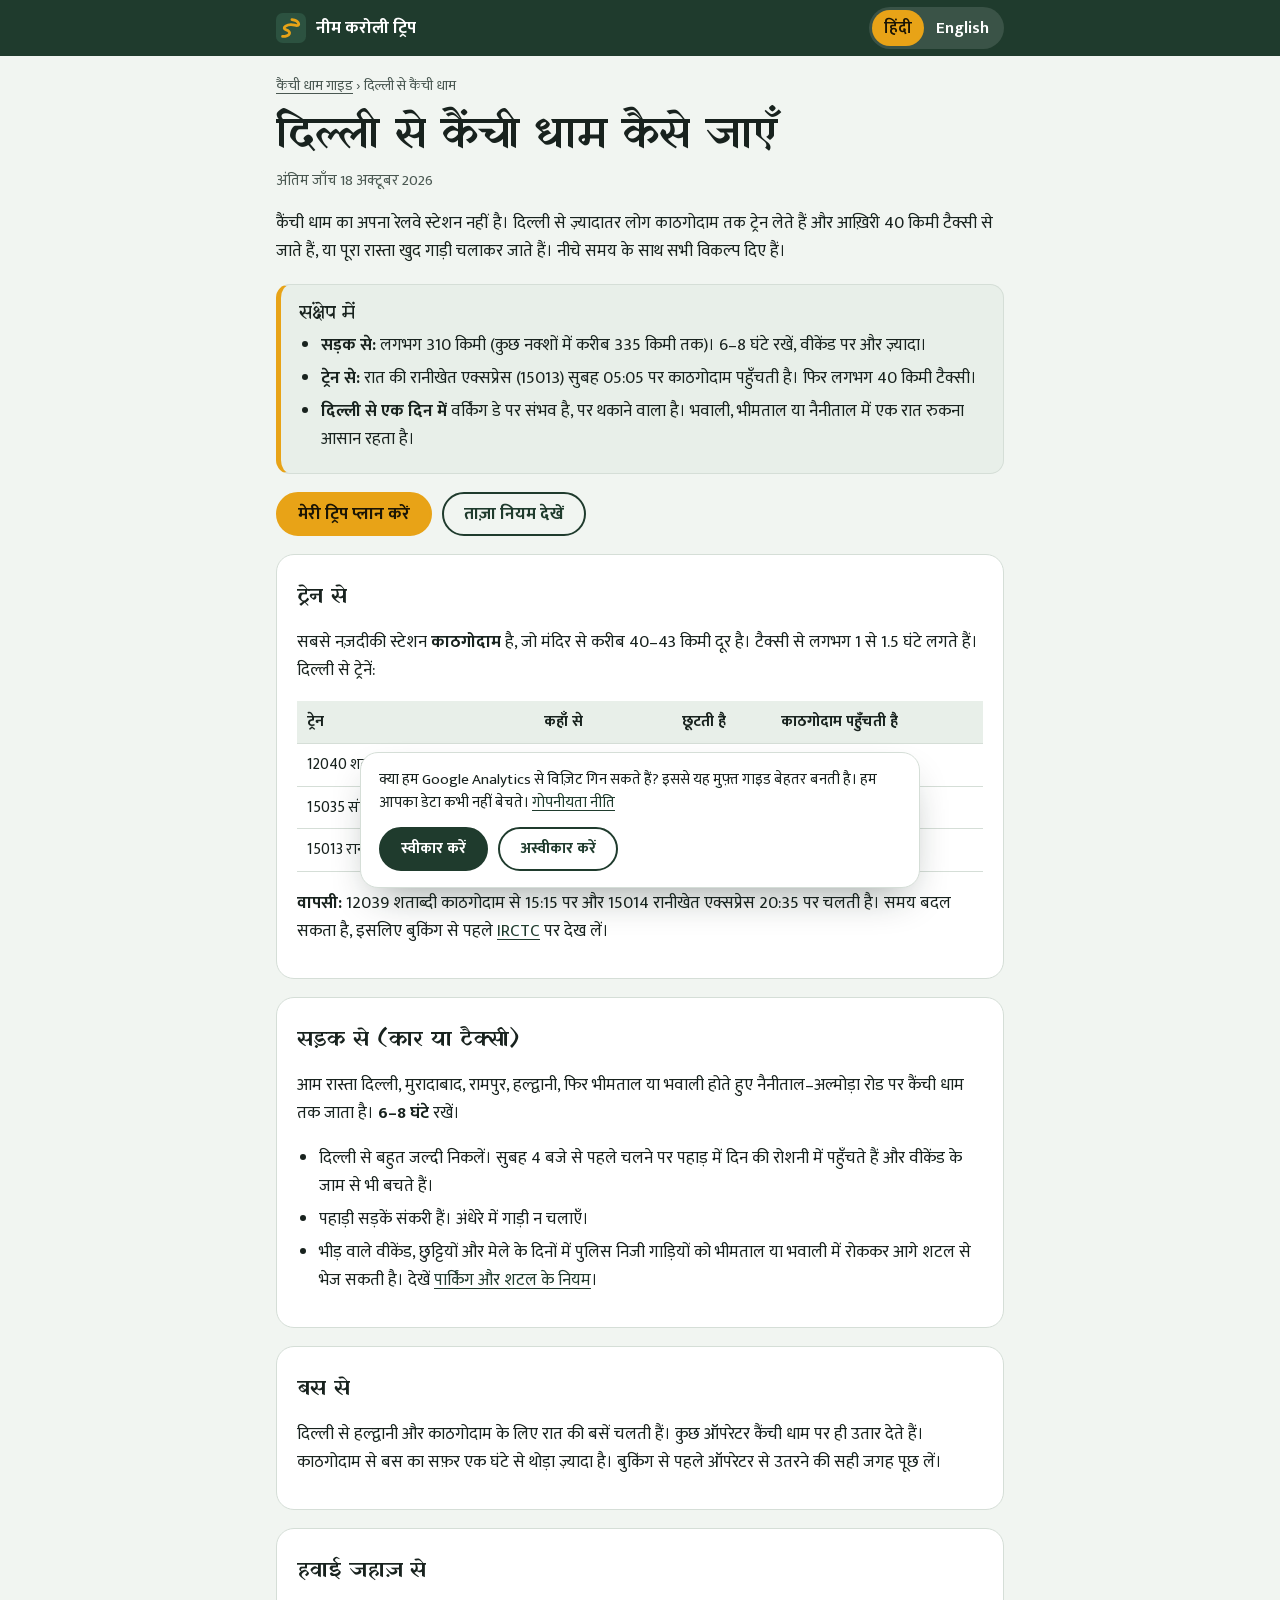
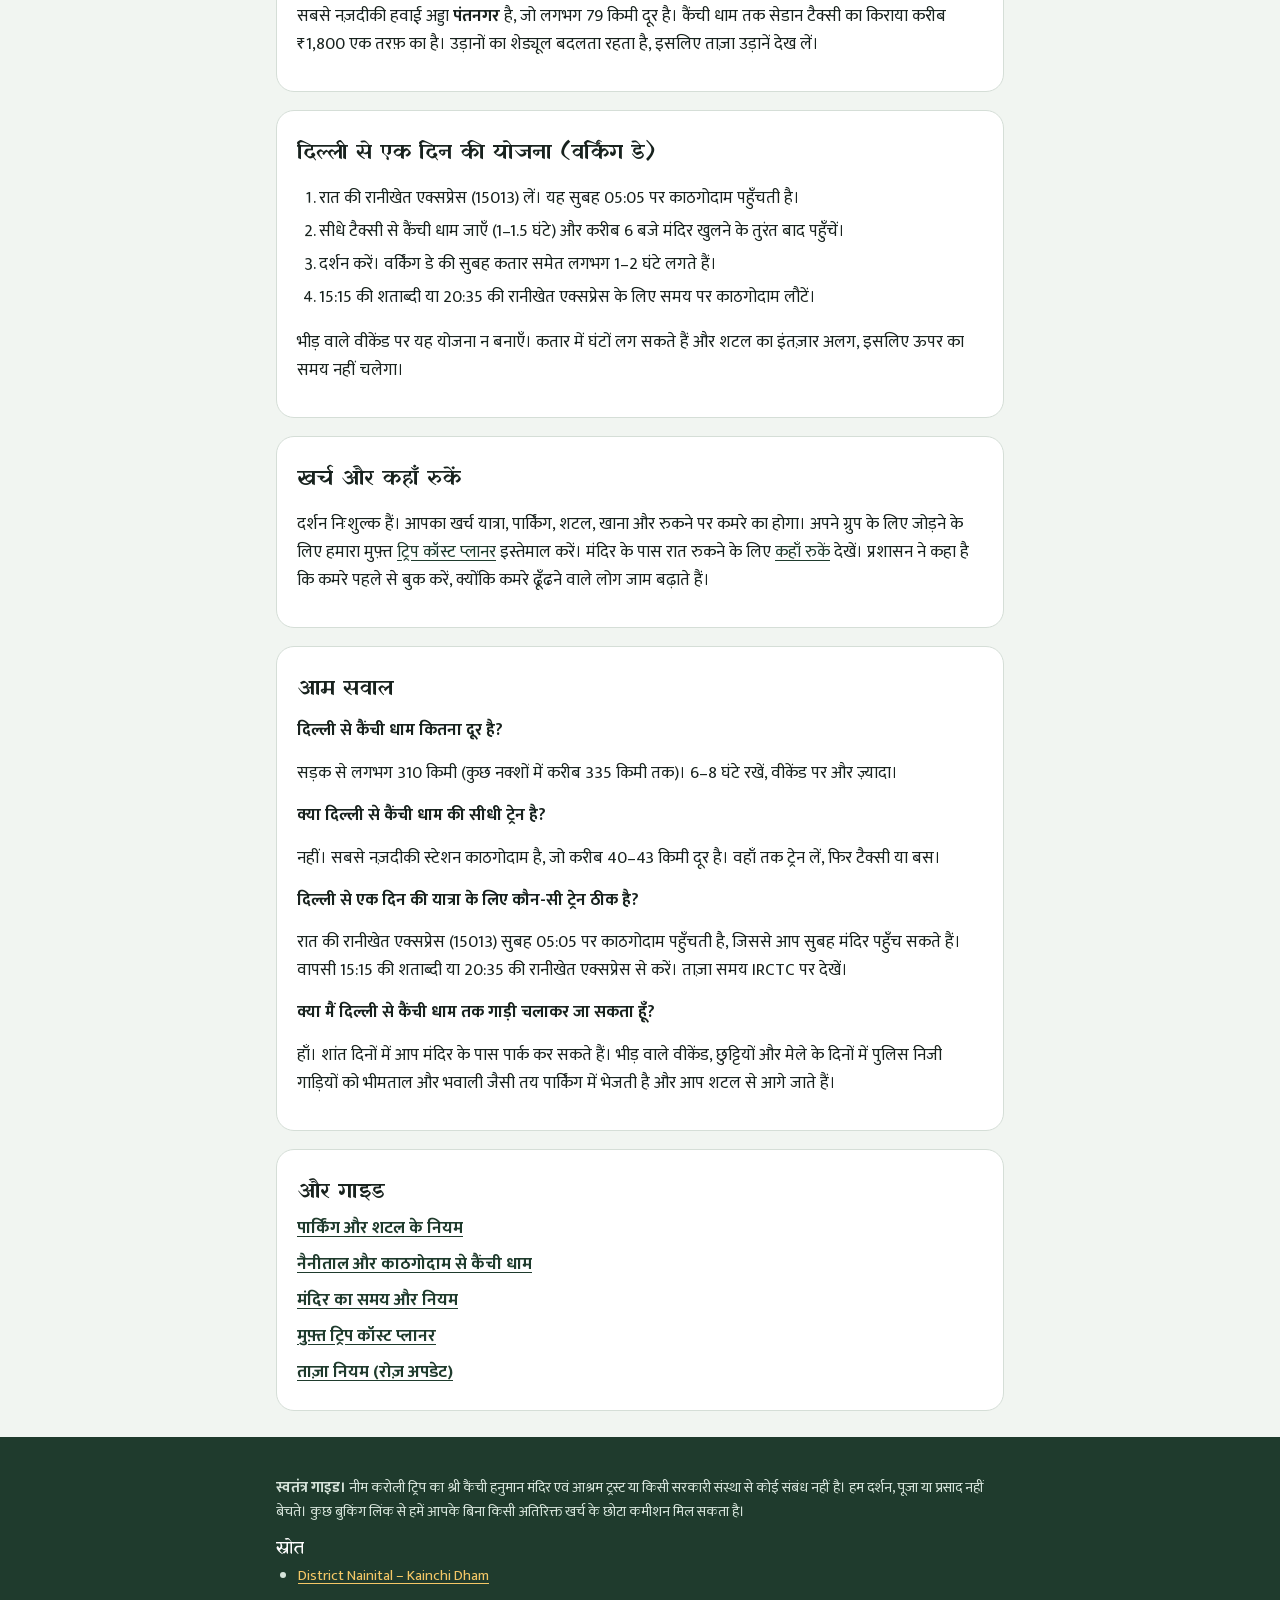
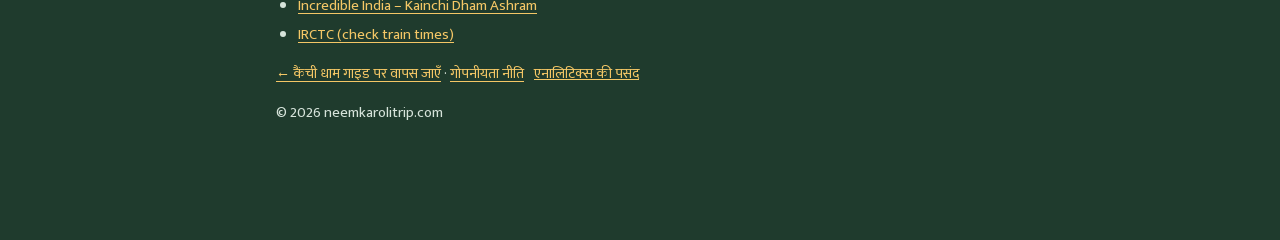
<file: hi/delhi-to-kainchi-dham.html>
<!doctype html>
<html lang="hi" data-lang="hi">
<head>
<meta charset="utf-8">
<meta name="viewport" content="width=device-width, initial-scale=1">
<title>दिल्ली से कैंची धाम: ट्रेन, कार और बस (2026) | नीम करोली ट्रिप</title>
<meta name="description" content="दिल्ली से कैंची धाम कैसे पहुँचें: काठगोदाम की ट्रेनें, मुरादाबाद और हल्द्वानी होकर 6–8 घंटे की ड्राइव, बसें, खर्च और एक दिन का प्लान।">
<link rel="canonical" href="https://neemkarolitrip.com/hi/delhi-to-kainchi-dham.html">
<link rel="alternate" hreflang="en" href="https://neemkarolitrip.com/delhi-to-kainchi-dham.html">
<link rel="alternate" hreflang="hi" href="https://neemkarolitrip.com/hi/delhi-to-kainchi-dham.html">
<link rel="alternate" hreflang="x-default" href="https://neemkarolitrip.com/delhi-to-kainchi-dham.html">
<meta name="robots" content="index, follow, max-image-preview:large">
<meta name="theme-color" content="#1F3B2D">
<script>(function(){ try { var t = localStorage.getItem("nkt-theme"); if (t === "light" || t === "dark") document.documentElement.setAttribute("data-theme", t); } catch(e){} })();</script>
<meta property="og:type" content="article">
<meta property="og:site_name" content="Neem Karoli Trip">
<meta property="og:locale" content="hi_IN">
<meta property="og:locale:alternate" content="en_IN">
<meta property="og:title" content="दिल्ली से कैंची धाम: ट्रेन, कार और बस (2026) | नीम करोली ट्रिप">
<meta property="og:description" content="दिल्ली से कैंची धाम कैसे पहुँचें: काठगोदाम की ट्रेनें, मुरादाबाद और हल्द्वानी होकर 6–8 घंटे की ड्राइव, बसें, खर्च और एक दिन का प्लान।">
<meta property="og:url" content="https://neemkarolitrip.com/hi/delhi-to-kainchi-dham.html">
<meta property="og:image" content="https://neemkarolitrip.com/og-image.jpg">
<meta name="twitter:card" content="summary_large_image">
<link rel="icon" href="/favicon.ico" sizes="48x48">
<link rel="icon" href="/favicon.svg" type="image/svg+xml">
<link rel="apple-touch-icon" href="/apple-touch-icon.png">
<link rel="manifest" href="/site.webmanifest">
<link rel="preload" href="/fonts/mukta-400-latin.woff2" as="font" type="font/woff2" crossorigin>
<link rel="preload" href="/fonts/yatra-one-latin.woff2" as="font" type="font/woff2" crossorigin>
<style>
/* Fonts hosted on this site (no third-party requests). Latin and Devanagari are split so each visitor downloads only what the page needs. */
@font-face{font-family:"Mukta";font-weight:400;font-display:swap;src:url(/fonts/mukta-400-latin.woff2) format("woff2");unicode-range:U+0000-00FF,U+0131,U+0152-0153,U+02BB-02BC,U+02C6,U+02DA,U+02DC,U+0304,U+0308,U+0329,U+2000-206F,U+20AC,U+20B9,U+2122,U+2190-2199,U+2212,U+2215,U+FEFF,U+FFFD}
@font-face{font-family:"Mukta";font-weight:400;font-display:swap;src:url(/fonts/mukta-400-deva.woff2) format("woff2");unicode-range:U+0900-097F,U+1CD0-1CF9,U+200C-200D,U+20A8,U+20F0,U+25CC,U+A830-A839,U+A8E0-A8FF}
@font-face{font-family:"Mukta";font-weight:600;font-display:swap;src:url(/fonts/mukta-600-latin.woff2) format("woff2");unicode-range:U+0000-00FF,U+0131,U+0152-0153,U+02BB-02BC,U+02C6,U+02DA,U+02DC,U+0304,U+0308,U+0329,U+2000-206F,U+20AC,U+20B9,U+2122,U+2190-2199,U+2212,U+2215,U+FEFF,U+FFFD}
@font-face{font-family:"Mukta";font-weight:600;font-display:swap;src:url(/fonts/mukta-600-deva.woff2) format("woff2");unicode-range:U+0900-097F,U+1CD0-1CF9,U+200C-200D,U+20A8,U+20F0,U+25CC,U+A830-A839,U+A8E0-A8FF}
@font-face{font-family:"Mukta";font-weight:700;font-display:swap;src:url(/fonts/mukta-700-latin.woff2) format("woff2");unicode-range:U+0000-00FF,U+0131,U+0152-0153,U+02BB-02BC,U+02C6,U+02DA,U+02DC,U+0304,U+0308,U+0329,U+2000-206F,U+20AC,U+20B9,U+2122,U+2190-2199,U+2212,U+2215,U+FEFF,U+FFFD}
@font-face{font-family:"Mukta";font-weight:700;font-display:swap;src:url(/fonts/mukta-700-deva.woff2) format("woff2");unicode-range:U+0900-097F,U+1CD0-1CF9,U+200C-200D,U+20A8,U+20F0,U+25CC,U+A830-A839,U+A8E0-A8FF}
@font-face{font-family:"Yatra One";font-display:swap;src:url(/fonts/yatra-one-latin.woff2) format("woff2");unicode-range:U+0000-00FF,U+0131,U+0152-0153,U+02BB-02BC,U+02C6,U+02DA,U+02DC,U+0304,U+0308,U+0329,U+2000-206F,U+20AC,U+20B9,U+2122,U+2190-2199,U+2212,U+2215,U+FEFF,U+FFFD}
@font-face{font-family:"Yatra One";font-display:swap;src:url(/fonts/yatra-one-deva.woff2) format("woff2");unicode-range:U+0900-097F,U+1CD0-1CF9,U+200C-200D,U+20A8,U+20F0,U+25CC,U+A830-A839,U+A8E0-A8FF}
/* Digits and the rupee sign inside Yatra One headings come from Mukta Bold, so every number looks the same */
@font-face{font-family:"Yatra One";font-display:swap;src:url(/fonts/mukta-700-latin.woff2) format("woff2");unicode-range:U+0030-0039,U+20B9}
/* Fallbacks sized to match our fonts, so text doesn't jump when the real fonts arrive */
@font-face{font-family:"Mukta Fallback";src:local("Arial"),local("Roboto"),local("Helvetica Neue"),local("Liberation Sans");size-adjust:93.8%;ascent-override:120.5%;descent-override:56.7%;line-gap-override:0%}
@font-face{font-family:"Mukta Fallback";font-weight:600 700;src:local("Arial Bold"),local("Roboto Bold"),local("Helvetica Neue Bold"),local("Liberation Sans Bold");size-adjust:92.4%;ascent-override:122.3%;descent-override:57.6%;line-gap-override:0%}
@font-face{font-family:"Yatra Fallback";src:local("Arial"),local("Roboto"),local("Helvetica Neue"),local("Liberation Sans");size-adjust:110.5%;ascent-override:89.7%;descent-override:44.1%;line-gap-override:0%}
</style>
<link rel="stylesheet" href="/guide.css?v=20261124">
<script type="application/ld+json">{"@context": "https://schema.org", "@type": "Article", "headline": "दिल्ली से कैंची धाम कैसे जाएँ", "description": "दिल्ली से कैंची धाम कैसे पहुँचें: काठगोदाम की ट्रेनें, मुरादाबाद और हल्द्वानी होकर 6–8 घंटे की ड्राइव, बसें, खर्च और एक दिन का प्लान।", "inLanguage": "hi", "dateModified": "2026-10-18", "mainEntityOfPage": "https://neemkarolitrip.com/hi/delhi-to-kainchi-dham.html", "image": "https://neemkarolitrip.com/og-image.jpg", "author": {"@type": "Organization", "name": "Neem Karoli Trip", "url": "https://neemkarolitrip.com/"}, "publisher": {"@type": "Organization", "name": "Neem Karoli Trip", "url": "https://neemkarolitrip.com/"}}</script>
<script type="application/ld+json">{"@context": "https://schema.org", "@type": "BreadcrumbList", "itemListElement": [{"@type": "ListItem", "position": 1, "name": "कैंची धाम ट्रिप गाइड", "item": "https://neemkarolitrip.com/"}, {"@type": "ListItem", "position": 2, "name": "दिल्ली से कैंची धाम", "item": "https://neemkarolitrip.com/hi/delhi-to-kainchi-dham.html"}]}</script>
<script type="application/ld+json">{"@context": "https://schema.org", "@type": "FAQPage", "mainEntity": [{"@type": "Question", "name": "दिल्ली से कैंची धाम कितना दूर है?", "acceptedAnswer": {"@type": "Answer", "text": "सड़क से लगभग 310 किमी (कुछ नक्शों में करीब 335 किमी तक)। 6–8 घंटे रखें, वीकेंड पर और ज़्यादा।"}}, {"@type": "Question", "name": "क्या दिल्ली से कैंची धाम की सीधी ट्रेन है?", "acceptedAnswer": {"@type": "Answer", "text": "नहीं। सबसे नज़दीकी स्टेशन काठगोदाम है, जो करीब 40–43 किमी दूर है। वहाँ तक ट्रेन लें, फिर टैक्सी या बस।"}}, {"@type": "Question", "name": "दिल्ली से एक दिन की यात्रा के लिए कौन-सी ट्रेन ठीक है?", "acceptedAnswer": {"@type": "Answer", "text": "रात की रानीखेत एक्सप्रेस (15013) सुबह 05:05 पर काठगोदाम पहुँचती है, जिससे आप सुबह मंदिर पहुँच सकते हैं। वापसी 15:15 की शताब्दी या 20:35 की रानीखेत एक्सप्रेस से करें। ताज़ा समय IRCTC पर देखें।"}}, {"@type": "Question", "name": "क्या मैं दिल्ली से कैंची धाम तक गाड़ी चलाकर जा सकता हूँ?", "acceptedAnswer": {"@type": "Answer", "text": "हाँ। शांत दिनों में आप मंदिर के पास पार्क कर सकते हैं। भीड़ वाले वीकेंड, छुट्टियों और मेले के दिनों में पुलिस निजी गाड़ियों को भीमताल और भवाली जैसी तय पार्किंग में भेजती है और आप शटल से आगे जाते हैं।"}}]}</script>
</head>
<body>
<header class="bar">
  <div class="wrap">
    <a class="brand" href="/">
      <svg width="30" height="30" viewBox="0 0 64 64" aria-hidden="true"><rect width="64" height="64" rx="14" fill="#2C5240"/><path d="M14 50 C30 50 34 40 22 36 C10 32 24 22 40 26 C54 30 50 16 34 14" stroke="#E8A317" stroke-width="6" fill="none" stroke-linecap="round"/></svg>
      <span lang="hi">नीम करोली ट्रिप</span>
    </a>
    <nav class="lang" aria-label="Language / भाषा">
      <a href="/hi/delhi-to-kainchi-dham.html" hreflang="hi" lang="hi" data-to-lang="hi" aria-current="page">हिंदी</a>
      <a href="/delhi-to-kainchi-dham.html" hreflang="en" lang="en" data-to-lang="en">English</a>
    </nav>
  </div>
</header>

<main class="wrap">
  <nav class="crumbs" aria-label="Breadcrumb"><a href="/">कैंची धाम गाइड</a> › दिल्ली से कैंची धाम</nav>
  <h1>दिल्ली से कैंची धाम कैसे जाएँ</h1>
  <p class="updated">अंतिम जाँच 18 अक्टूबर 2026</p>
  <div class="lead"><p lang="hi">कैंची धाम का अपना रेलवे स्टेशन नहीं है। दिल्ली से ज़्यादातर लोग काठगोदाम तक ट्रेन लेते हैं और आख़िरी 40 किमी टैक्सी से जाते हैं, या पूरा रास्ता खुद गाड़ी चलाकर जाते हैं। नीचे समय के साथ सभी विकल्प दिए हैं।</p></div>
  <div class="quick">
<div lang="hi"><h2>संक्षेप में</h2><ul><li><b>सड़क से:</b> लगभग 310 किमी (कुछ नक्शों में करीब 335 किमी तक)। 6–8 घंटे रखें, वीकेंड पर और ज़्यादा।</li><li><b>ट्रेन से:</b> रात की रानीखेत एक्सप्रेस (15013) सुबह 05:05 पर काठगोदाम पहुँचती है। फिर लगभग 40 किमी टैक्सी।</li><li><b>दिल्ली से एक दिन में</b> वर्किंग डे पर संभव है, पर थकाने वाला है। भवाली, भीमताल या नैनीताल में एक रात रुकना आसान रहता है।</li></ul></div>
  </div>
  <div class="cta">
    <a class="btn primary" href="/#planner">मेरी ट्रिप प्लान करें</a>
    <a class="btn" href="/#status">ताज़ा नियम देखें</a>
  </div>

<section class="card">
<div lang="hi"><h2>ट्रेन से</h2>
<p>सबसे नज़दीकी स्टेशन <b>काठगोदाम</b> है, जो मंदिर से करीब 40–43 किमी दूर है। टैक्सी से लगभग 1 से 1.5 घंटे लगते हैं। दिल्ली से ट्रेनें:</p>
<div class="tbl"><table>
<thead><tr><th>ट्रेन</th><th>कहाँ से</th><th>छूटती है</th><th>काठगोदाम पहुँचती है</th></tr></thead>
<tbody>
<tr><td>12040 शताब्दी</td><td>नई दिल्ली</td><td>06:20</td><td>11:55</td></tr>
<tr><td>15035 संपर्क क्रांति</td><td>पुरानी दिल्ली</td><td>16:00</td><td>22:45</td></tr>
<tr><td>15013 रानीखेत एक्सप्रेस</td><td>पुरानी दिल्ली</td><td>22:05</td><td>05:05</td></tr>
</tbody></table></div>
<p><b>वापसी:</b> 12039 शताब्दी काठगोदाम से 15:15 पर और 15014 रानीखेत एक्सप्रेस 20:35 पर चलती है। समय बदल सकता है, इसलिए बुकिंग से पहले <a href="https://www.irctc.co.in/" target="_blank" rel="noopener">IRCTC</a> पर देख लें।</p></div>
</section>

<section class="card">
<div lang="hi"><h2>सड़क से (कार या टैक्सी)</h2>
<p>आम रास्ता दिल्ली, मुरादाबाद, रामपुर, हल्द्वानी, फिर भीमताल या भवाली होते हुए नैनीताल–अल्मोड़ा रोड पर कैंची धाम तक जाता है। <b>6–8 घंटे</b> रखें।</p>
<ul>
<li>दिल्ली से बहुत जल्दी निकलें। सुबह 4 बजे से पहले चलने पर पहाड़ में दिन की रोशनी में पहुँचते हैं और वीकेंड के जाम से भी बचते हैं।</li>
<li>पहाड़ी सड़कें संकरी हैं। अंधेरे में गाड़ी न चलाएँ।</li>
<li>भीड़ वाले वीकेंड, छुट्टियों और मेले के दिनों में पुलिस निजी गाड़ियों को भीमताल या भवाली में रोककर आगे शटल से भेज सकती है। देखें <a href="/hi/kainchi-dham-parking-shuttle.html">पार्किंग और शटल के नियम</a>।</li>
</ul></div>
</section>

<section class="card">
<div lang="hi"><h2>बस से</h2>
<p>दिल्ली से हल्द्वानी और काठगोदाम के लिए रात की बसें चलती हैं। कुछ ऑपरेटर कैंची धाम पर ही उतार देते हैं। काठगोदाम से बस का सफ़र एक घंटे से थोड़ा ज़्यादा है। बुकिंग से पहले ऑपरेटर से उतरने की सही जगह पूछ लें।</p></div>
</section>

<section class="card">
<div lang="hi"><h2>हवाई जहाज़ से</h2>
<p>सबसे नज़दीकी हवाई अड्डा <b>पंतनगर</b> है, जो लगभग 79 किमी दूर है। कैंची धाम तक सेडान टैक्सी का किराया करीब ₹1,800 एक तरफ़ का है। उड़ानों का शेड्यूल बदलता रहता है, इसलिए ताज़ा उड़ानें देख लें।</p></div>
</section>

<section class="card">
<div lang="hi"><h2>दिल्ली से एक दिन की योजना (वर्किंग डे)</h2>
<ol>
<li>रात की रानीखेत एक्सप्रेस (15013) लें। यह सुबह 05:05 पर काठगोदाम पहुँचती है।</li>
<li>सीधे टैक्सी से कैंची धाम जाएँ (1–1.5 घंटे) और करीब 6 बजे मंदिर खुलने के तुरंत बाद पहुँचें।</li>
<li>दर्शन करें। वर्किंग डे की सुबह कतार समेत लगभग 1–2 घंटे लगते हैं।</li>
<li>15:15 की शताब्दी या 20:35 की रानीखेत एक्सप्रेस के लिए समय पर काठगोदाम लौटें।</li>
</ol>
<p>भीड़ वाले वीकेंड पर यह योजना न बनाएँ। कतार में घंटों लग सकते हैं और शटल का इंतज़ार अलग, इसलिए ऊपर का समय नहीं चलेगा।</p></div>
</section>

<section class="card">
<div lang="hi"><h2>खर्च और कहाँ रुकें</h2>
<p>दर्शन निःशुल्क हैं। आपका खर्च यात्रा, पार्किंग, शटल, खाना और रुकने पर कमरे का होगा। अपने ग्रुप के लिए जोड़ने के लिए हमारा मुफ़्त <a href="/#planner">ट्रिप कॉस्ट प्लानर</a> इस्तेमाल करें। मंदिर के पास रात रुकने के लिए <a href="/#stay">कहाँ रुकें</a> देखें। प्रशासन ने कहा है कि कमरे पहले से बुक करें, क्योंकि कमरे ढूँढने वाले लोग जाम बढ़ाते हैं।</p></div>
</section>

<section class="card">
<div lang="hi"><h2>आम सवाल</h2><h3>दिल्ली से कैंची धाम कितना दूर है?</h3><p>सड़क से लगभग 310 किमी (कुछ नक्शों में करीब 335 किमी तक)। 6–8 घंटे रखें, वीकेंड पर और ज़्यादा।</p><h3>क्या दिल्ली से कैंची धाम की सीधी ट्रेन है?</h3><p>नहीं। सबसे नज़दीकी स्टेशन काठगोदाम है, जो करीब 40–43 किमी दूर है। वहाँ तक ट्रेन लें, फिर टैक्सी या बस।</p><h3>दिल्ली से एक दिन की यात्रा के लिए कौन-सी ट्रेन ठीक है?</h3><p>रात की रानीखेत एक्सप्रेस (15013) सुबह 05:05 पर काठगोदाम पहुँचती है, जिससे आप सुबह मंदिर पहुँच सकते हैं। वापसी 15:15 की शताब्दी या 20:35 की रानीखेत एक्सप्रेस से करें। ताज़ा समय IRCTC पर देखें।</p><h3>क्या मैं दिल्ली से कैंची धाम तक गाड़ी चलाकर जा सकता हूँ?</h3><p>हाँ। शांत दिनों में आप मंदिर के पास पार्क कर सकते हैं। भीड़ वाले वीकेंड, छुट्टियों और मेले के दिनों में पुलिस निजी गाड़ियों को भीमताल और भवाली जैसी तय पार्किंग में भेजती है और आप शटल से आगे जाते हैं।</p></div>
</section>

<section class="card more"><h2>और गाइड</h2><ul><li><a href="/hi/kainchi-dham-parking-shuttle.html">पार्किंग और शटल के नियम</a></li><li><a href="/hi/nainital-kathgodam-to-kainchi-dham.html">नैनीताल और काठगोदाम से कैंची धाम</a></li><li><a href="/hi/kainchi-dham-timings.html">मंदिर का समय और नियम</a></li><li><a href="/#planner">मुफ़्त ट्रिप कॉस्ट प्लानर</a></li><li><a href="/#status">ताज़ा नियम (रोज़ अपडेट)</a></li></ul></section>
</main>

<footer>
  <div class="wrap">
    <div class="disclaimer">
      
      <p lang="hi"><b>स्वतंत्र गाइड।</b> नीम करोली ट्रिप का श्री कैंची हनुमान मंदिर एवं आश्रम ट्रस्ट या किसी सरकारी संस्था से कोई संबंध नहीं है। हम दर्शन, पूजा या प्रसाद नहीं बेचते। कुछ बुकिंग लिंक से हमें आपके बिना किसी अतिरिक्त खर्च के छोटा कमीशन मिल सकता है।</p>
    </div>
    <h2>स्रोत</h2>
    <ul><li><a href="https://nainital.nic.in/?p=22596" target="_blank" rel="noopener">District Nainital – Kainchi Dham</a></li><li><a href="https://www.incredibleindia.gov.in/en/uttarakhand/nainital/kainchi-dham-ashram" target="_blank" rel="noopener">Incredible India – Kainchi Dham Ashram</a></li><li><a href="https://www.irctc.co.in/" target="_blank" rel="noopener">IRCTC (check train times)</a></li></ul>
    <p><a href="/">← कैंची धाम गाइड पर वापस जाएँ</a> · <a href="/privacy.html">गोपनीयता नीति</a><button type="button" class="linkbtn" data-consent-open>एनालिटिक्स की पसंद</button></p>
    <p>© 2026 neemkarolitrip.com</p>
  </div>
</footer>

<div class="consent" id="consent" role="dialog" aria-live="polite" aria-labelledby="consent-t" hidden>
  <p id="consent-t"><span lang="hi">क्या हम Google Analytics से विज़िट गिन सकते हैं? इससे यह मुफ़्त गाइड बेहतर बनती है। हम आपका डेटा कभी नहीं बेचते। <a href="/privacy.html">गोपनीयता नीति</a></span></p>
  <div class="row">
    <button type="button" class="yes" data-consent="granted"><span lang="hi">स्वीकार करें</span></button>
    <button type="button" class="no" data-consent="denied"><span lang="hi">अस्वीकार करें</span></button>
  </div>
</div>

<script>
(function(){
  /* This page is in one language; remember it so the home page opens in the same language. */
  try { localStorage.setItem("nkt-lang", "hi"); } catch(e){}
  document.querySelectorAll("[data-to-lang]").forEach(function(a){ a.addEventListener("click", function(){ try { localStorage.setItem("nkt-lang", a.getAttribute("data-to-lang")); } catch(e){} }); });

  /* Google Analytics: loads ONLY after the visitor taps Accept (same choice as the home page, key nkt-consent). */
  var GA_ID = "G-2941KYJBNX", KEY = "nkt-consent", box = document.getElementById("consent"), loaded = false;
  window.dataLayer = window.dataLayer || [];
  function gtag(){ dataLayer.push(arguments); }
  window.gtag = gtag;
  gtag("consent", "default", {analytics_storage:"denied", ad_storage:"denied", ad_user_data:"denied", ad_personalization:"denied"});
  function load(){
    if (loaded) return; loaded = true;
    gtag("consent", "update", {analytics_storage:"granted"});
    var s = document.createElement("script"); s.async = true;
    s.src = "https://www.googletagmanager.com/gtag/js?id=" + GA_ID; document.head.appendChild(s);
    gtag("js", new Date());
    gtag("config", GA_ID, {allow_google_signals:false, allow_ad_personalization_signals:false});
  }
  function choose(v){ try { localStorage.setItem(KEY, v); } catch(e){} box.hidden = true; if (v === "granted") load(); }
  var c = null; try { c = localStorage.getItem(KEY); } catch(e){}
  if (c === "granted") load(); else if (c !== "denied") setTimeout(function(){ box.hidden = false; }, 1200);
  document.querySelectorAll("[data-consent]").forEach(function(b){ b.addEventListener("click", function(){ choose(b.getAttribute("data-consent")); }); });
  document.querySelectorAll("[data-consent-open]").forEach(function(b){ b.addEventListener("click", function(){ box.hidden = false; }); });
  document.addEventListener("click", function(e){
    var a = e.target.closest && e.target.closest("a[href]");
    if (!a || !loaded) return;
    if (/whatsapp|instagram|youtube|facebook/.test(a.hostname)) gtag("event", "social_click", {network:a.hostname.replace("www.","")});
  });
})();
</script>
</body>
</html>
</file>
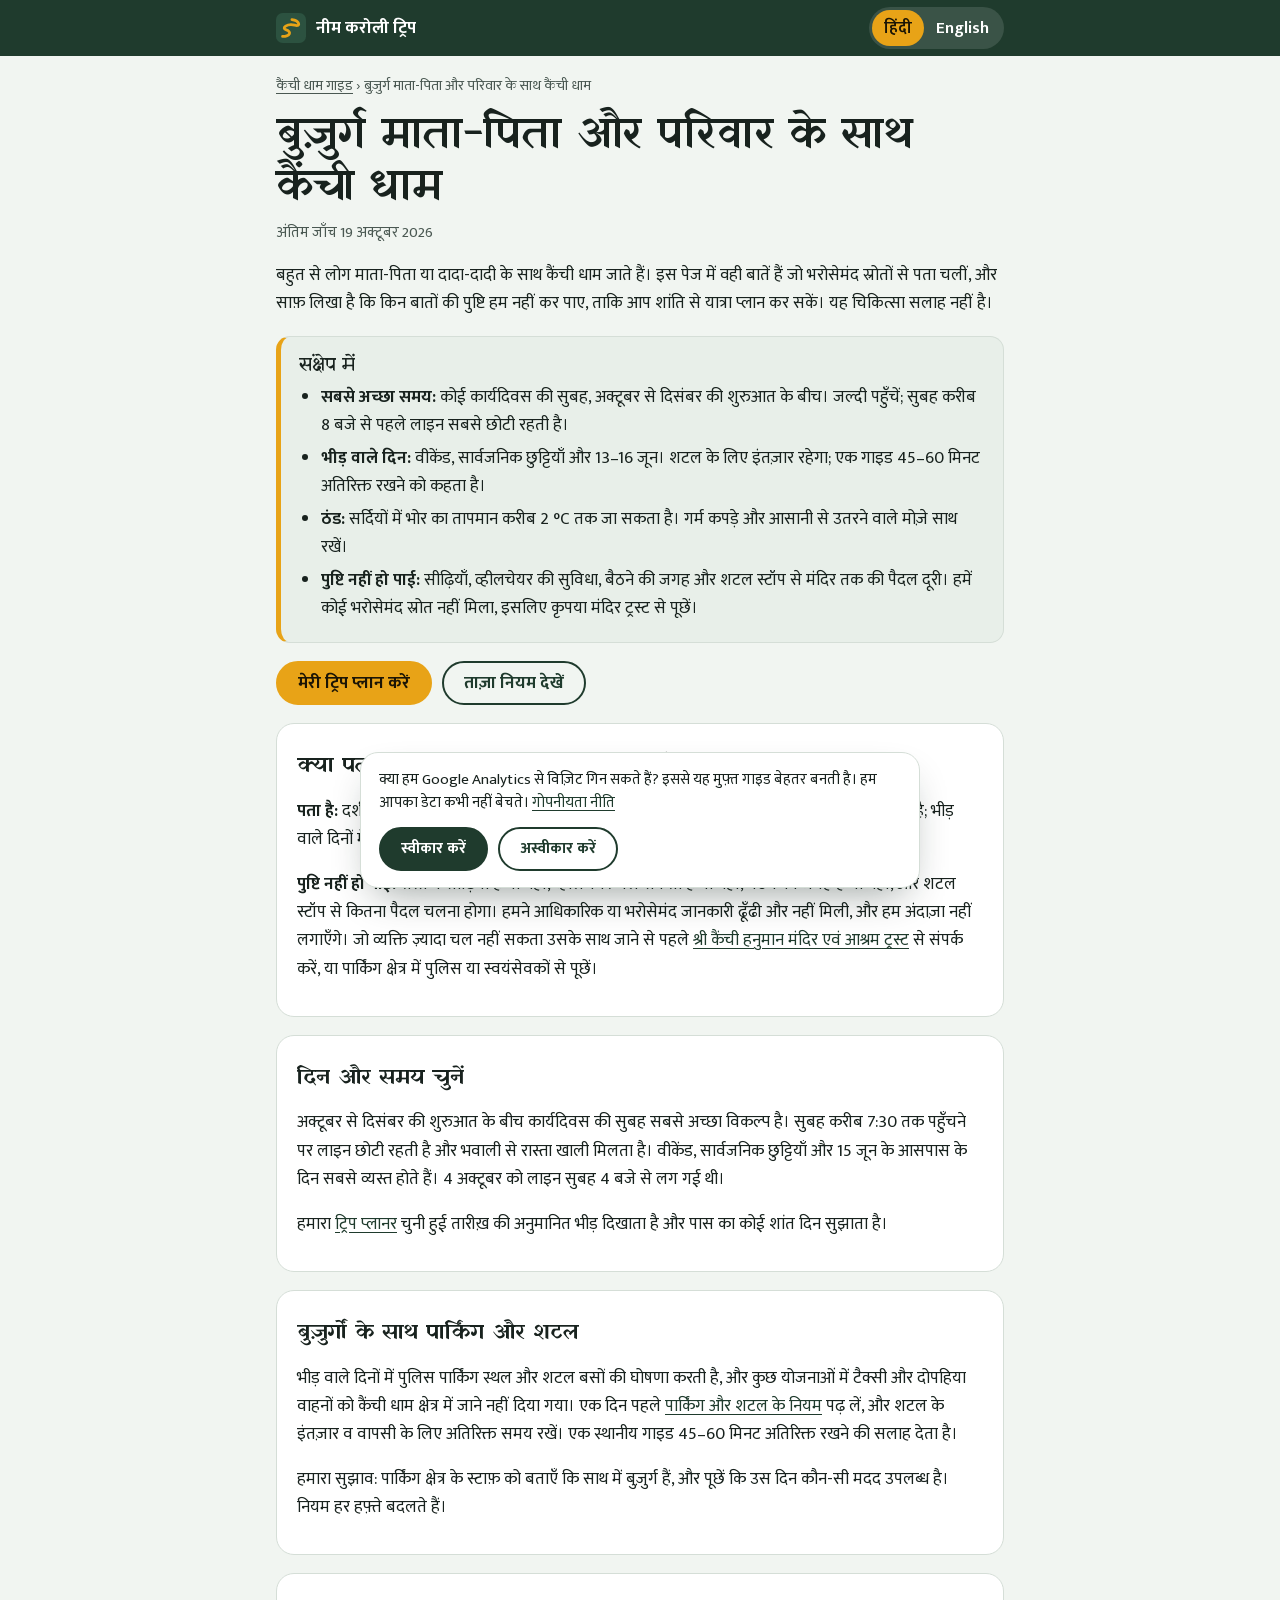
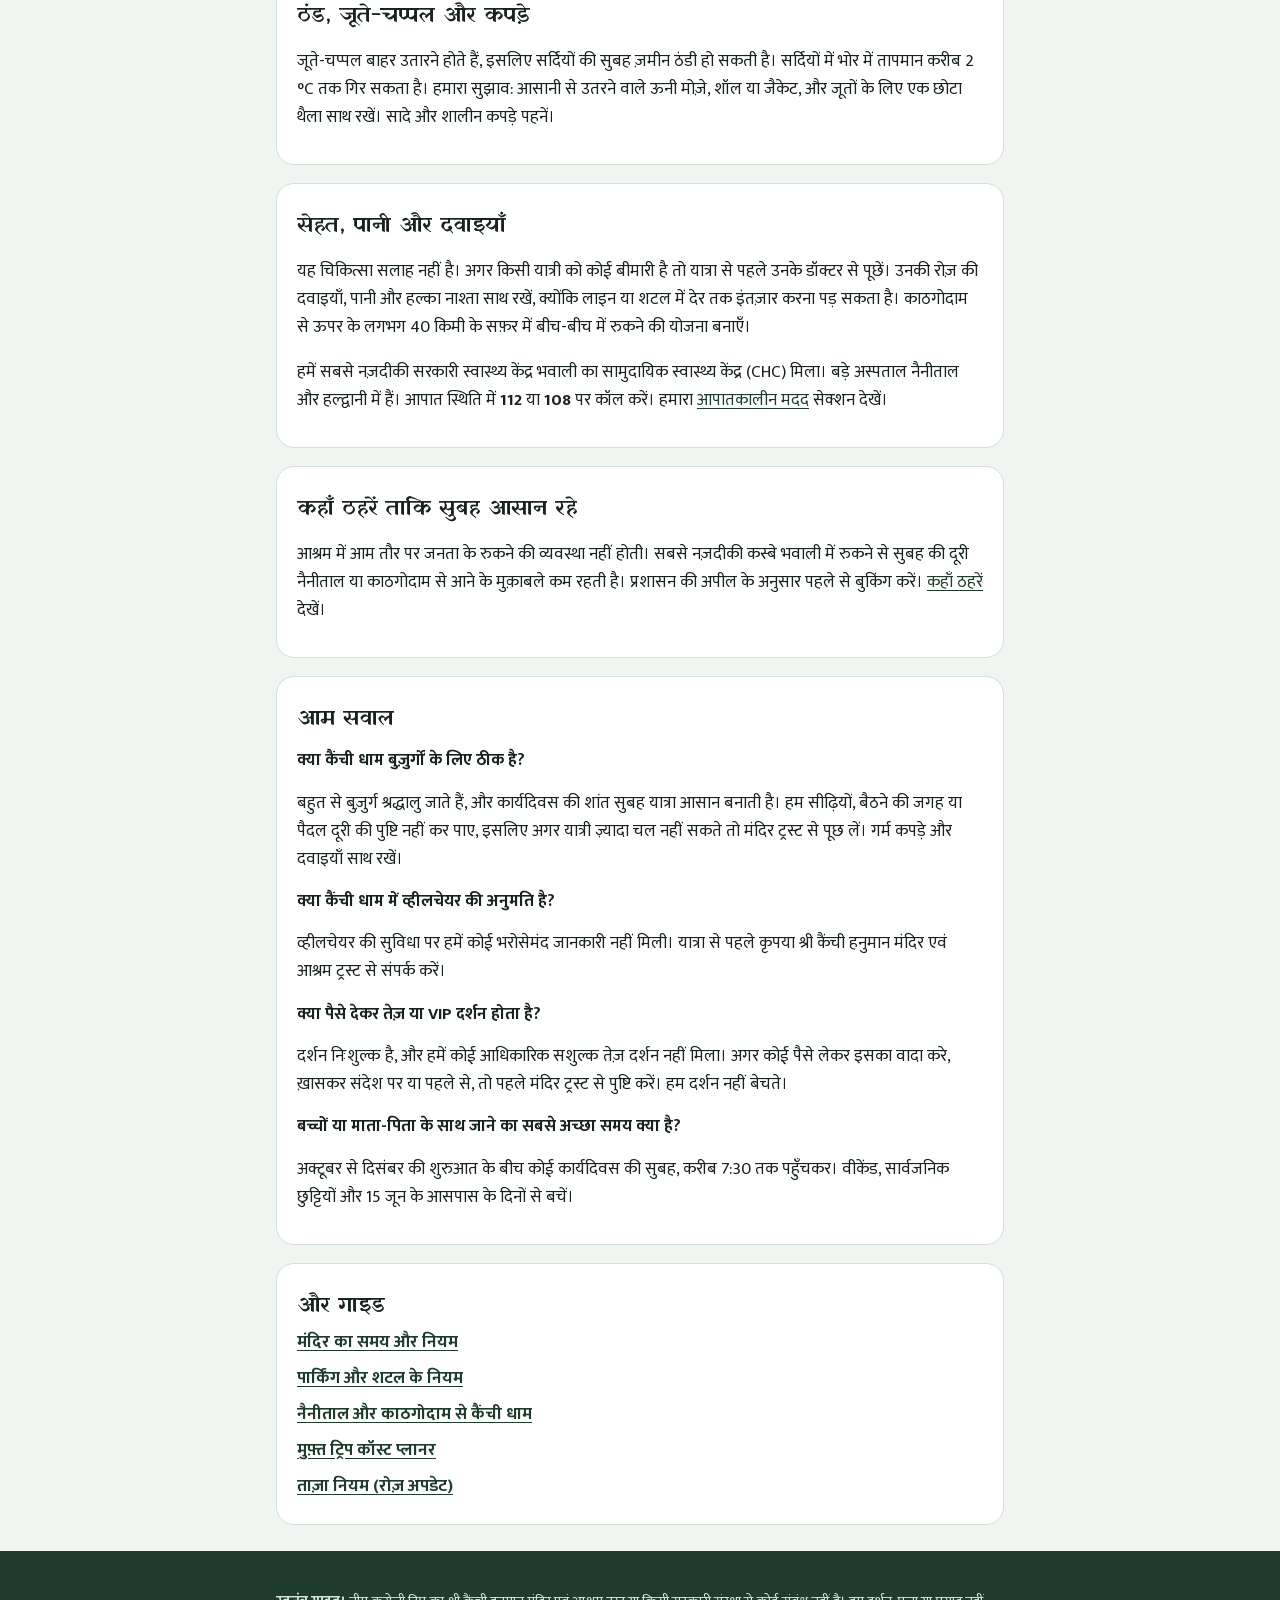
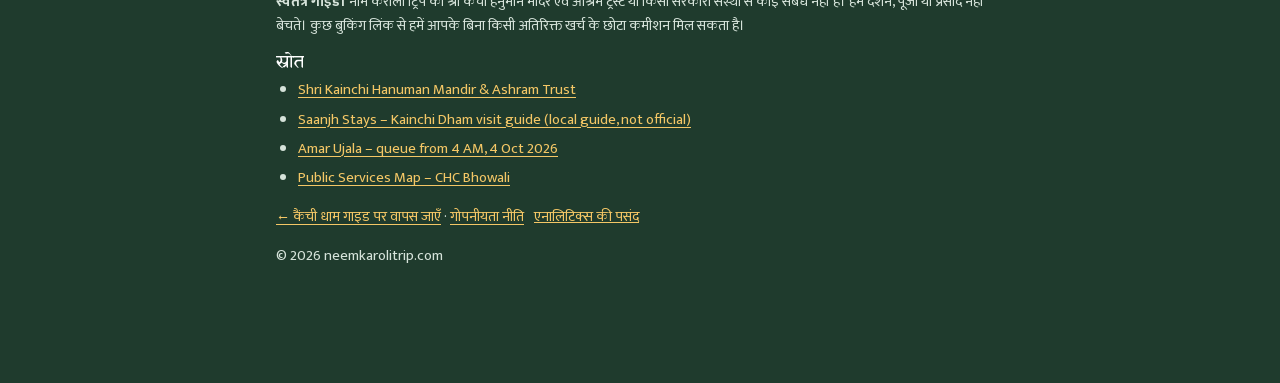
<file: hi/kainchi-dham-for-elderly-and-families.html>
<!doctype html>
<html lang="hi" data-lang="hi">
<head>
<meta charset="utf-8">
<meta name="viewport" content="width=device-width, initial-scale=1">
<title>बुज़ुर्ग माता-पिता और परिवार के साथ कैंची धाम | नीम करोली ट्रिप</title>
<meta name="description" content="बुज़ुर्गों या परिवार के साथ कैंची धाम: सही दिन और समय, शटल का इंतज़ार, ठंडी सुबह, जूते-चप्पल, मेडिकल मदद और कौन-सी बातें हम पक्की नहीं कर पाए।">
<link rel="canonical" href="https://neemkarolitrip.com/hi/kainchi-dham-for-elderly-and-families.html">
<link rel="alternate" hreflang="en" href="https://neemkarolitrip.com/kainchi-dham-for-elderly-and-families.html">
<link rel="alternate" hreflang="hi" href="https://neemkarolitrip.com/hi/kainchi-dham-for-elderly-and-families.html">
<link rel="alternate" hreflang="x-default" href="https://neemkarolitrip.com/kainchi-dham-for-elderly-and-families.html">
<meta name="robots" content="index, follow, max-image-preview:large">
<meta name="theme-color" content="#1F3B2D">
<script>(function(){ try { var t = localStorage.getItem("nkt-theme"); if (t === "light" || t === "dark") document.documentElement.setAttribute("data-theme", t); } catch(e){} })();</script>
<meta property="og:type" content="article">
<meta property="og:site_name" content="Neem Karoli Trip">
<meta property="og:locale" content="hi_IN">
<meta property="og:locale:alternate" content="en_IN">
<meta property="og:title" content="बुज़ुर्ग माता-पिता और परिवार के साथ कैंची धाम | नीम करोली ट्रिप">
<meta property="og:description" content="बुज़ुर्गों या परिवार के साथ कैंची धाम: सही दिन और समय, शटल का इंतज़ार, ठंडी सुबह, जूते-चप्पल, मेडिकल मदद और कौन-सी बातें हम पक्की नहीं कर पाए।">
<meta property="og:url" content="https://neemkarolitrip.com/hi/kainchi-dham-for-elderly-and-families.html">
<meta property="og:image" content="https://neemkarolitrip.com/og-image.jpg">
<meta name="twitter:card" content="summary_large_image">
<link rel="icon" href="/favicon.ico" sizes="48x48">
<link rel="icon" href="/favicon.svg" type="image/svg+xml">
<link rel="apple-touch-icon" href="/apple-touch-icon.png">
<link rel="manifest" href="/site.webmanifest">
<link rel="preload" href="/fonts/mukta-400-latin.woff2" as="font" type="font/woff2" crossorigin>
<link rel="preload" href="/fonts/yatra-one-latin.woff2" as="font" type="font/woff2" crossorigin>
<style>
/* Fonts hosted on this site (no third-party requests). Latin and Devanagari are split so each visitor downloads only what the page needs. */
@font-face{font-family:"Mukta";font-weight:400;font-display:swap;src:url(/fonts/mukta-400-latin.woff2) format("woff2");unicode-range:U+0000-00FF,U+0131,U+0152-0153,U+02BB-02BC,U+02C6,U+02DA,U+02DC,U+0304,U+0308,U+0329,U+2000-206F,U+20AC,U+20B9,U+2122,U+2190-2199,U+2212,U+2215,U+FEFF,U+FFFD}
@font-face{font-family:"Mukta";font-weight:400;font-display:swap;src:url(/fonts/mukta-400-deva.woff2) format("woff2");unicode-range:U+0900-097F,U+1CD0-1CF9,U+200C-200D,U+20A8,U+20F0,U+25CC,U+A830-A839,U+A8E0-A8FF}
@font-face{font-family:"Mukta";font-weight:600;font-display:swap;src:url(/fonts/mukta-600-latin.woff2) format("woff2");unicode-range:U+0000-00FF,U+0131,U+0152-0153,U+02BB-02BC,U+02C6,U+02DA,U+02DC,U+0304,U+0308,U+0329,U+2000-206F,U+20AC,U+20B9,U+2122,U+2190-2199,U+2212,U+2215,U+FEFF,U+FFFD}
@font-face{font-family:"Mukta";font-weight:600;font-display:swap;src:url(/fonts/mukta-600-deva.woff2) format("woff2");unicode-range:U+0900-097F,U+1CD0-1CF9,U+200C-200D,U+20A8,U+20F0,U+25CC,U+A830-A839,U+A8E0-A8FF}
@font-face{font-family:"Mukta";font-weight:700;font-display:swap;src:url(/fonts/mukta-700-latin.woff2) format("woff2");unicode-range:U+0000-00FF,U+0131,U+0152-0153,U+02BB-02BC,U+02C6,U+02DA,U+02DC,U+0304,U+0308,U+0329,U+2000-206F,U+20AC,U+20B9,U+2122,U+2190-2199,U+2212,U+2215,U+FEFF,U+FFFD}
@font-face{font-family:"Mukta";font-weight:700;font-display:swap;src:url(/fonts/mukta-700-deva.woff2) format("woff2");unicode-range:U+0900-097F,U+1CD0-1CF9,U+200C-200D,U+20A8,U+20F0,U+25CC,U+A830-A839,U+A8E0-A8FF}
@font-face{font-family:"Yatra One";font-display:swap;src:url(/fonts/yatra-one-latin.woff2) format("woff2");unicode-range:U+0000-00FF,U+0131,U+0152-0153,U+02BB-02BC,U+02C6,U+02DA,U+02DC,U+0304,U+0308,U+0329,U+2000-206F,U+20AC,U+20B9,U+2122,U+2190-2199,U+2212,U+2215,U+FEFF,U+FFFD}
@font-face{font-family:"Yatra One";font-display:swap;src:url(/fonts/yatra-one-deva.woff2) format("woff2");unicode-range:U+0900-097F,U+1CD0-1CF9,U+200C-200D,U+20A8,U+20F0,U+25CC,U+A830-A839,U+A8E0-A8FF}
/* Digits and the rupee sign inside Yatra One headings come from Mukta Bold, so every number looks the same */
@font-face{font-family:"Yatra One";font-display:swap;src:url(/fonts/mukta-700-latin.woff2) format("woff2");unicode-range:U+0030-0039,U+20B9}
/* Fallbacks sized to match our fonts, so text doesn't jump when the real fonts arrive */
@font-face{font-family:"Mukta Fallback";src:local("Arial"),local("Roboto"),local("Helvetica Neue"),local("Liberation Sans");size-adjust:93.8%;ascent-override:120.5%;descent-override:56.7%;line-gap-override:0%}
@font-face{font-family:"Mukta Fallback";font-weight:600 700;src:local("Arial Bold"),local("Roboto Bold"),local("Helvetica Neue Bold"),local("Liberation Sans Bold");size-adjust:92.4%;ascent-override:122.3%;descent-override:57.6%;line-gap-override:0%}
@font-face{font-family:"Yatra Fallback";src:local("Arial"),local("Roboto"),local("Helvetica Neue"),local("Liberation Sans");size-adjust:110.5%;ascent-override:89.7%;descent-override:44.1%;line-gap-override:0%}
</style>
<link rel="stylesheet" href="/guide.css?v=20261124">
<script type="application/ld+json">{"@context": "https://schema.org", "@type": "Article", "headline": "बुज़ुर्ग माता-पिता और परिवार के साथ कैंची धाम", "description": "बुज़ुर्गों या परिवार के साथ कैंची धाम: सही दिन और समय, शटल का इंतज़ार, ठंडी सुबह, जूते-चप्पल, मेडिकल मदद और कौन-सी बातें हम पक्की नहीं कर पाए।", "inLanguage": "hi", "dateModified": "2026-10-19", "mainEntityOfPage": "https://neemkarolitrip.com/hi/kainchi-dham-for-elderly-and-families.html", "image": "https://neemkarolitrip.com/og-image.jpg", "author": {"@type": "Organization", "name": "Neem Karoli Trip", "url": "https://neemkarolitrip.com/"}, "publisher": {"@type": "Organization", "name": "Neem Karoli Trip", "url": "https://neemkarolitrip.com/"}}</script>
<script type="application/ld+json">{"@context": "https://schema.org", "@type": "BreadcrumbList", "itemListElement": [{"@type": "ListItem", "position": 1, "name": "कैंची धाम ट्रिप गाइड", "item": "https://neemkarolitrip.com/"}, {"@type": "ListItem", "position": 2, "name": "बुज़ुर्ग माता-पिता और परिवार के साथ कैंची धाम", "item": "https://neemkarolitrip.com/hi/kainchi-dham-for-elderly-and-families.html"}]}</script>
<script type="application/ld+json">{"@context": "https://schema.org", "@type": "FAQPage", "mainEntity": [{"@type": "Question", "name": "क्या कैंची धाम बुज़ुर्गों के लिए ठीक है?", "acceptedAnswer": {"@type": "Answer", "text": "बहुत से बुज़ुर्ग श्रद्धालु जाते हैं, और कार्यदिवस की शांत सुबह यात्रा आसान बनाती है। हम सीढ़ियों, बैठने की जगह या पैदल दूरी की पुष्टि नहीं कर पाए, इसलिए अगर यात्री ज़्यादा चल नहीं सकते तो मंदिर ट्रस्ट से पूछ लें। गर्म कपड़े और दवाइयाँ साथ रखें।"}}, {"@type": "Question", "name": "क्या कैंची धाम में व्हीलचेयर की अनुमति है?", "acceptedAnswer": {"@type": "Answer", "text": "व्हीलचेयर की सुविधा पर हमें कोई भरोसेमंद जानकारी नहीं मिली। यात्रा से पहले कृपया श्री कैंची हनुमान मंदिर एवं आश्रम ट्रस्ट से संपर्क करें।"}}, {"@type": "Question", "name": "क्या पैसे देकर तेज़ या VIP दर्शन होता है?", "acceptedAnswer": {"@type": "Answer", "text": "दर्शन निःशुल्क है, और हमें कोई आधिकारिक सशुल्क तेज़ दर्शन नहीं मिला। अगर कोई पैसे लेकर इसका वादा करे, ख़ासकर संदेश पर या पहले से, तो पहले मंदिर ट्रस्ट से पुष्टि करें। हम दर्शन नहीं बेचते।"}}, {"@type": "Question", "name": "बच्चों या माता-पिता के साथ जाने का सबसे अच्छा समय क्या है?", "acceptedAnswer": {"@type": "Answer", "text": "अक्टूबर से दिसंबर की शुरुआत के बीच कोई कार्यदिवस की सुबह, करीब 7:30 तक पहुँचकर। वीकेंड, सार्वजनिक छुट्टियों और 15 जून के आसपास के दिनों से बचें।"}}]}</script>
</head>
<body>
<header class="bar">
  <div class="wrap">
    <a class="brand" href="/">
      <svg width="30" height="30" viewBox="0 0 64 64" aria-hidden="true"><rect width="64" height="64" rx="14" fill="#2C5240"/><path d="M14 50 C30 50 34 40 22 36 C10 32 24 22 40 26 C54 30 50 16 34 14" stroke="#E8A317" stroke-width="6" fill="none" stroke-linecap="round"/></svg>
      <span lang="hi">नीम करोली ट्रिप</span>
    </a>
    <nav class="lang" aria-label="Language / भाषा">
      <a href="/hi/kainchi-dham-for-elderly-and-families.html" hreflang="hi" lang="hi" data-to-lang="hi" aria-current="page">हिंदी</a>
      <a href="/kainchi-dham-for-elderly-and-families.html" hreflang="en" lang="en" data-to-lang="en">English</a>
    </nav>
  </div>
</header>

<main class="wrap">
  <nav class="crumbs" aria-label="Breadcrumb"><a href="/">कैंची धाम गाइड</a> › बुज़ुर्ग माता-पिता और परिवार के साथ कैंची धाम</nav>
  <h1>बुज़ुर्ग माता-पिता और परिवार के साथ कैंची धाम</h1>
  <p class="updated">अंतिम जाँच 19 अक्टूबर 2026</p>
  <div class="lead"><p lang="hi">बहुत से लोग माता-पिता या दादा-दादी के साथ कैंची धाम जाते हैं। इस पेज में वही बातें हैं जो भरोसेमंद स्रोतों से पता चलीं, और साफ़ लिखा है कि किन बातों की पुष्टि हम नहीं कर पाए, ताकि आप शांति से यात्रा प्लान कर सकें। यह चिकित्सा सलाह नहीं है।</p></div>
  <div class="quick">
<div lang="hi"><h2>संक्षेप में</h2><ul><li><b>सबसे अच्छा समय:</b> कोई कार्यदिवस की सुबह, अक्टूबर से दिसंबर की शुरुआत के बीच। जल्दी पहुँचें; सुबह करीब 8 बजे से पहले लाइन सबसे छोटी रहती है।</li><li><b>भीड़ वाले दिन:</b> वीकेंड, सार्वजनिक छुट्टियाँ और 13–16 जून। शटल के लिए इंतज़ार रहेगा; एक गाइड 45–60 मिनट अतिरिक्त रखने को कहता है।</li><li><b>ठंड:</b> सर्दियों में भोर का तापमान करीब 2 °C तक जा सकता है। गर्म कपड़े और आसानी से उतरने वाले मोज़े साथ रखें।</li><li><b>पुष्टि नहीं हो पाई:</b> सीढ़ियाँ, व्हीलचेयर की सुविधा, बैठने की जगह और शटल स्टॉप से मंदिर तक की पैदल दूरी। हमें कोई भरोसेमंद स्रोत नहीं मिला, इसलिए कृपया मंदिर ट्रस्ट से पूछें।</li></ul></div>
  </div>
  <div class="cta">
    <a class="btn primary" href="/#planner">मेरी ट्रिप प्लान करें</a>
    <a class="btn" href="/#status">ताज़ा नियम देखें</a>
  </div>

<section class="card">
<div lang="hi"><h2>क्या पता है, और किसकी पुष्टि नहीं हो पाई</h2>
<p><b>पता है:</b> दर्शन निःशुल्क है; जूते-चप्पल बाहर उतारने होते हैं; वीकेंड और त्योहार के दिन लाइन लंबी हो सकती है; भीड़ वाले दिनों में शटल चलती है; सबसे नज़दीकी रेलवे स्टेशन काठगोदाम है, लगभग 40 किमी दूर।</p><p><b>पुष्टि नहीं हो पाई:</b> रास्ते में सीढ़ियाँ हैं या नहीं, व्हीलचेयर चल सकती है या नहीं, बैठने की जगह है या नहीं, और शटल स्टॉप से कितना पैदल चलना होगा। हमने आधिकारिक या भरोसेमंद जानकारी ढूँढी और नहीं मिली, और हम अंदाज़ा नहीं लगाएँगे। जो व्यक्ति ज़्यादा चल नहीं सकता उसके साथ जाने से पहले <a href="https://shreekainchimandirtrust.org" target="_blank" rel="noopener">श्री कैंची हनुमान मंदिर एवं आश्रम ट्रस्ट</a> से संपर्क करें, या पार्किंग क्षेत्र में पुलिस या स्वयंसेवकों से पूछें।</p></div>
</section>

<section class="card">
<div lang="hi"><h2>दिन और समय चुनें</h2>
<p>अक्टूबर से दिसंबर की शुरुआत के बीच कार्यदिवस की सुबह सबसे अच्छा विकल्प है। सुबह करीब 7:30 तक पहुँचने पर लाइन छोटी रहती है और भवाली से रास्ता खाली मिलता है। वीकेंड, सार्वजनिक छुट्टियाँ और 15 जून के आसपास के दिन सबसे व्यस्त होते हैं। 4 अक्टूबर को लाइन सुबह 4 बजे से लग गई थी।</p><p>हमारा <a href="/#planner">ट्रिप प्लानर</a> चुनी हुई तारीख़ की अनुमानित भीड़ दिखाता है और पास का कोई शांत दिन सुझाता है।</p></div>
</section>

<section class="card">
<div lang="hi"><h2>बुज़ुर्गों के साथ पार्किंग और शटल</h2>
<p>भीड़ वाले दिनों में पुलिस पार्किंग स्थल और शटल बसों की घोषणा करती है, और कुछ योजनाओं में टैक्सी और दोपहिया वाहनों को कैंची धाम क्षेत्र में जाने नहीं दिया गया। एक दिन पहले <a href="/hi/kainchi-dham-parking-shuttle.html">पार्किंग और शटल के नियम</a> पढ़ लें, और शटल के इंतज़ार व वापसी के लिए अतिरिक्त समय रखें। एक स्थानीय गाइड 45–60 मिनट अतिरिक्त रखने की सलाह देता है।</p><p>हमारा सुझाव: पार्किंग क्षेत्र के स्टाफ़ को बताएँ कि साथ में बुज़ुर्ग हैं, और पूछें कि उस दिन कौन-सी मदद उपलब्ध है। नियम हर हफ़्ते बदलते हैं।</p></div>
</section>

<section class="card">
<div lang="hi"><h2>ठंड, जूते-चप्पल और कपड़े</h2>
<p>जूते-चप्पल बाहर उतारने होते हैं, इसलिए सर्दियों की सुबह ज़मीन ठंडी हो सकती है। सर्दियों में भोर में तापमान करीब 2 °C तक गिर सकता है। हमारा सुझाव: आसानी से उतरने वाले ऊनी मोज़े, शॉल या जैकेट, और जूतों के लिए एक छोटा थैला साथ रखें। सादे और शालीन कपड़े पहनें।</p></div>
</section>

<section class="card">
<div lang="hi"><h2>सेहत, पानी और दवाइयाँ</h2>
<p>यह चिकित्सा सलाह नहीं है। अगर किसी यात्री को कोई बीमारी है तो यात्रा से पहले उनके डॉक्टर से पूछें। उनकी रोज़ की दवाइयाँ, पानी और हल्का नाश्ता साथ रखें, क्योंकि लाइन या शटल में देर तक इंतज़ार करना पड़ सकता है। काठगोदाम से ऊपर के लगभग 40 किमी के सफ़र में बीच-बीच में रुकने की योजना बनाएँ।</p><p>हमें सबसे नज़दीकी सरकारी स्वास्थ्य केंद्र भवाली का सामुदायिक स्वास्थ्य केंद्र (CHC) मिला। बड़े अस्पताल नैनीताल और हल्द्वानी में हैं। आपात स्थिति में <b>112</b> या <b>108</b> पर कॉल करें। हमारा <a href="/#help">आपातकालीन मदद</a> सेक्शन देखें।</p></div>
</section>

<section class="card">
<div lang="hi"><h2>कहाँ ठहरें ताकि सुबह आसान रहे</h2>
<p>आश्रम में आम तौर पर जनता के रुकने की व्यवस्था नहीं होती। सबसे नज़दीकी कस्बे भवाली में रुकने से सुबह की दूरी नैनीताल या काठगोदाम से आने के मुक़ाबले कम रहती है। प्रशासन की अपील के अनुसार पहले से बुकिंग करें। <a href="/#stay">कहाँ ठहरें</a> देखें।</p></div>
</section>

<section class="card">
<div lang="hi"><h2>आम सवाल</h2><h3>क्या कैंची धाम बुज़ुर्गों के लिए ठीक है?</h3><p>बहुत से बुज़ुर्ग श्रद्धालु जाते हैं, और कार्यदिवस की शांत सुबह यात्रा आसान बनाती है। हम सीढ़ियों, बैठने की जगह या पैदल दूरी की पुष्टि नहीं कर पाए, इसलिए अगर यात्री ज़्यादा चल नहीं सकते तो मंदिर ट्रस्ट से पूछ लें। गर्म कपड़े और दवाइयाँ साथ रखें।</p><h3>क्या कैंची धाम में व्हीलचेयर की अनुमति है?</h3><p>व्हीलचेयर की सुविधा पर हमें कोई भरोसेमंद जानकारी नहीं मिली। यात्रा से पहले कृपया श्री कैंची हनुमान मंदिर एवं आश्रम ट्रस्ट से संपर्क करें।</p><h3>क्या पैसे देकर तेज़ या VIP दर्शन होता है?</h3><p>दर्शन निःशुल्क है, और हमें कोई आधिकारिक सशुल्क तेज़ दर्शन नहीं मिला। अगर कोई पैसे लेकर इसका वादा करे, ख़ासकर संदेश पर या पहले से, तो पहले मंदिर ट्रस्ट से पुष्टि करें। हम दर्शन नहीं बेचते।</p><h3>बच्चों या माता-पिता के साथ जाने का सबसे अच्छा समय क्या है?</h3><p>अक्टूबर से दिसंबर की शुरुआत के बीच कोई कार्यदिवस की सुबह, करीब 7:30 तक पहुँचकर। वीकेंड, सार्वजनिक छुट्टियों और 15 जून के आसपास के दिनों से बचें।</p></div>
</section>

<section class="card more"><h2>और गाइड</h2><ul><li><a href="/hi/kainchi-dham-timings.html">मंदिर का समय और नियम</a></li><li><a href="/hi/kainchi-dham-parking-shuttle.html">पार्किंग और शटल के नियम</a></li><li><a href="/hi/nainital-kathgodam-to-kainchi-dham.html">नैनीताल और काठगोदाम से कैंची धाम</a></li><li><a href="/#planner">मुफ़्त ट्रिप कॉस्ट प्लानर</a></li><li><a href="/#status">ताज़ा नियम (रोज़ अपडेट)</a></li></ul></section>
</main>

<footer>
  <div class="wrap">
    <div class="disclaimer">
      
      <p lang="hi"><b>स्वतंत्र गाइड।</b> नीम करोली ट्रिप का श्री कैंची हनुमान मंदिर एवं आश्रम ट्रस्ट या किसी सरकारी संस्था से कोई संबंध नहीं है। हम दर्शन, पूजा या प्रसाद नहीं बेचते। कुछ बुकिंग लिंक से हमें आपके बिना किसी अतिरिक्त खर्च के छोटा कमीशन मिल सकता है।</p>
    </div>
    <h2>स्रोत</h2>
    <ul><li><a href="https://shreekainchimandirtrust.org" target="_blank" rel="noopener">Shri Kainchi Hanuman Mandir &amp; Ashram Trust</a></li><li><a href="https://saanjhstays.com/kainchi-dham-visit-guide/" target="_blank" rel="noopener">Saanjh Stays – Kainchi Dham visit guide (local guide, not official)</a></li><li><a href="https://www.amarujala.com/uttarakhand/nainital/surge-of-faith-at-kainchi-dham-queues-for-darshan-since-morning-2026-10-04" target="_blank" rel="noopener">Amar Ujala – queue from 4 AM, 4 Oct 2026</a></li><li><a href="https://www.publicservicesmap.in/hospitals/centre/chc-bhowali-nainital-uttarakhand-hosp5g07202" target="_blank" rel="noopener">Public Services Map – CHC Bhowali</a></li></ul>
    <p><a href="/">← कैंची धाम गाइड पर वापस जाएँ</a> · <a href="/privacy.html">गोपनीयता नीति</a><button type="button" class="linkbtn" data-consent-open>एनालिटिक्स की पसंद</button></p>
    <p>© 2026 neemkarolitrip.com</p>
  </div>
</footer>

<div class="consent" id="consent" role="dialog" aria-live="polite" aria-labelledby="consent-t" hidden>
  <p id="consent-t"><span lang="hi">क्या हम Google Analytics से विज़िट गिन सकते हैं? इससे यह मुफ़्त गाइड बेहतर बनती है। हम आपका डेटा कभी नहीं बेचते। <a href="/privacy.html">गोपनीयता नीति</a></span></p>
  <div class="row">
    <button type="button" class="yes" data-consent="granted"><span lang="hi">स्वीकार करें</span></button>
    <button type="button" class="no" data-consent="denied"><span lang="hi">अस्वीकार करें</span></button>
  </div>
</div>

<script>
(function(){
  /* This page is in one language; remember it so the home page opens in the same language. */
  try { localStorage.setItem("nkt-lang", "hi"); } catch(e){}
  document.querySelectorAll("[data-to-lang]").forEach(function(a){ a.addEventListener("click", function(){ try { localStorage.setItem("nkt-lang", a.getAttribute("data-to-lang")); } catch(e){} }); });

  /* Google Analytics: loads ONLY after the visitor taps Accept (same choice as the home page, key nkt-consent). */
  var GA_ID = "G-2941KYJBNX", KEY = "nkt-consent", box = document.getElementById("consent"), loaded = false;
  window.dataLayer = window.dataLayer || [];
  function gtag(){ dataLayer.push(arguments); }
  window.gtag = gtag;
  gtag("consent", "default", {analytics_storage:"denied", ad_storage:"denied", ad_user_data:"denied", ad_personalization:"denied"});
  function load(){
    if (loaded) return; loaded = true;
    gtag("consent", "update", {analytics_storage:"granted"});
    var s = document.createElement("script"); s.async = true;
    s.src = "https://www.googletagmanager.com/gtag/js?id=" + GA_ID; document.head.appendChild(s);
    gtag("js", new Date());
    gtag("config", GA_ID, {allow_google_signals:false, allow_ad_personalization_signals:false});
  }
  function choose(v){ try { localStorage.setItem(KEY, v); } catch(e){} box.hidden = true; if (v === "granted") load(); }
  var c = null; try { c = localStorage.getItem(KEY); } catch(e){}
  if (c === "granted") load(); else if (c !== "denied") setTimeout(function(){ box.hidden = false; }, 1200);
  document.querySelectorAll("[data-consent]").forEach(function(b){ b.addEventListener("click", function(){ choose(b.getAttribute("data-consent")); }); });
  document.querySelectorAll("[data-consent-open]").forEach(function(b){ b.addEventListener("click", function(){ box.hidden = false; }); });
  document.addEventListener("click", function(e){
    var a = e.target.closest && e.target.closest("a[href]");
    if (!a || !loaded) return;
    if (/whatsapp|instagram|youtube|facebook/.test(a.hostname)) gtag("event", "social_click", {network:a.hostname.replace("www.","")});
  });
})();
</script>
</body>
</html>
</file>
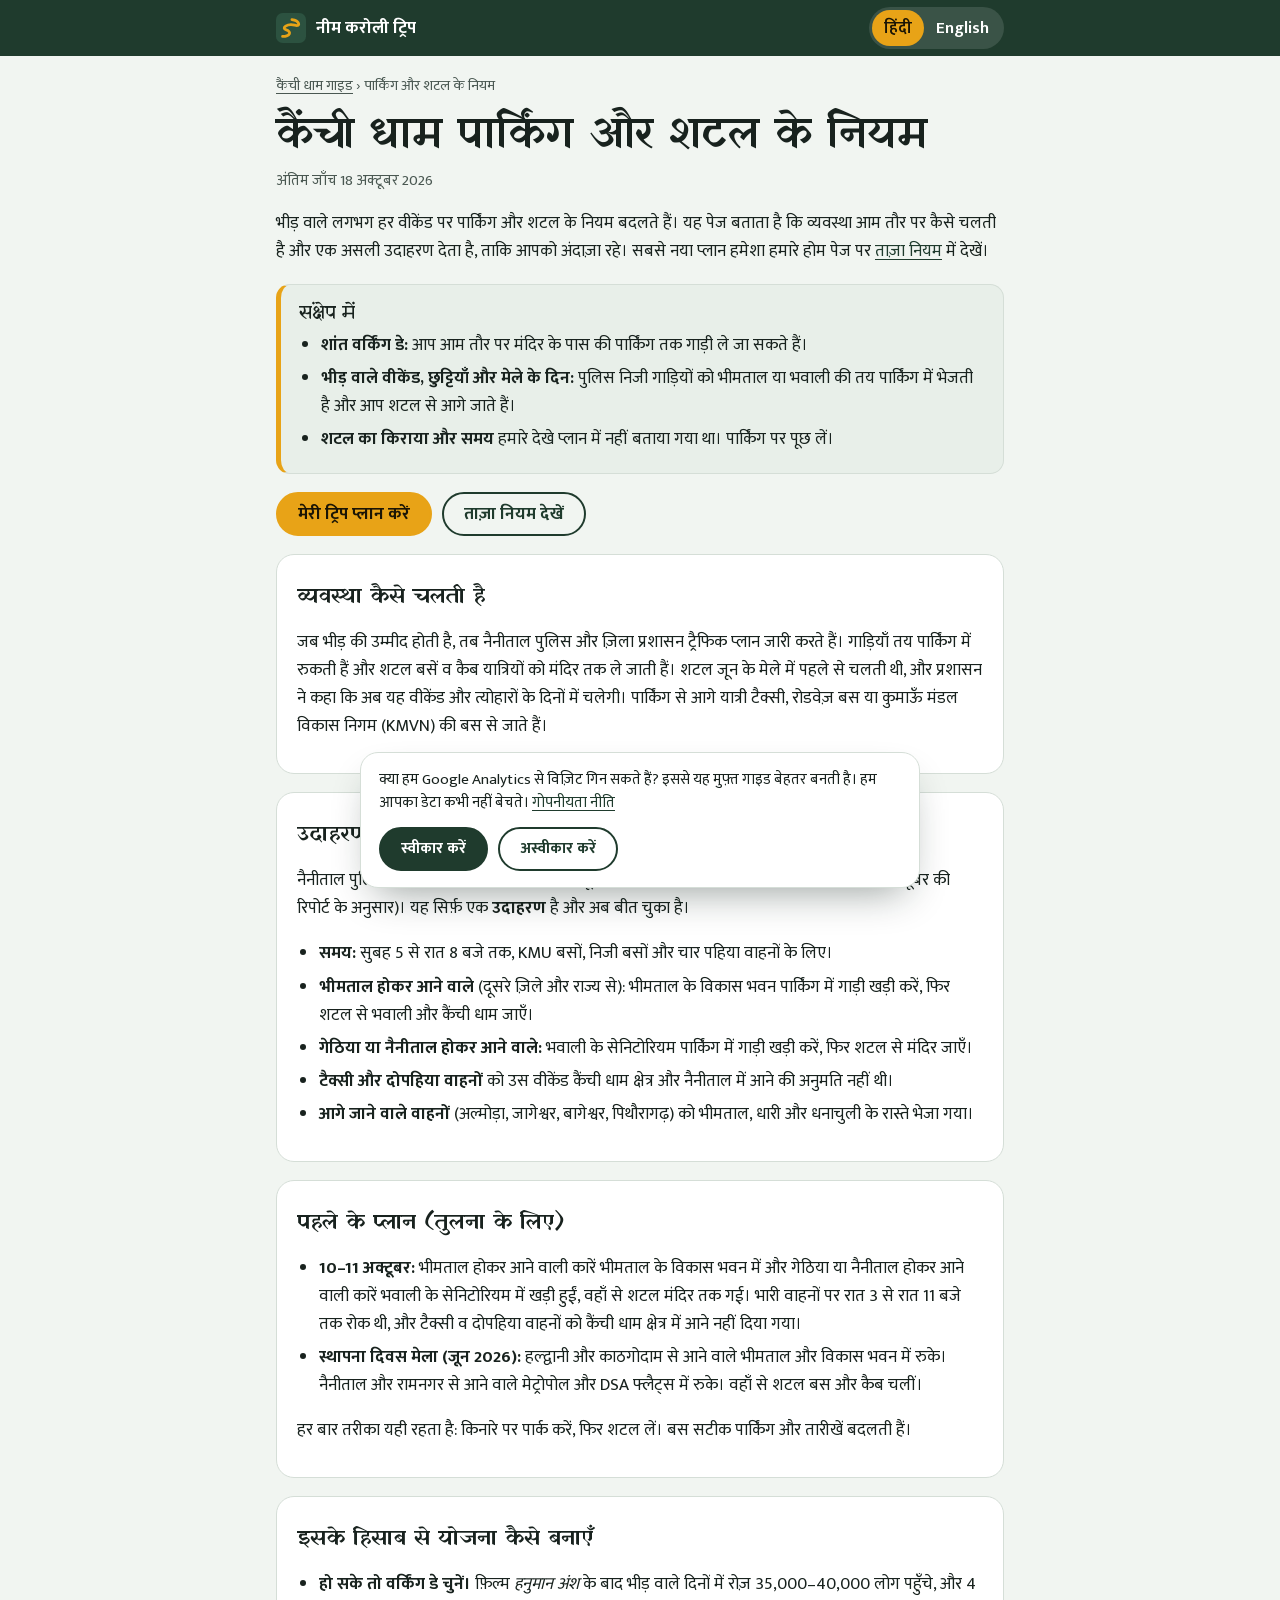
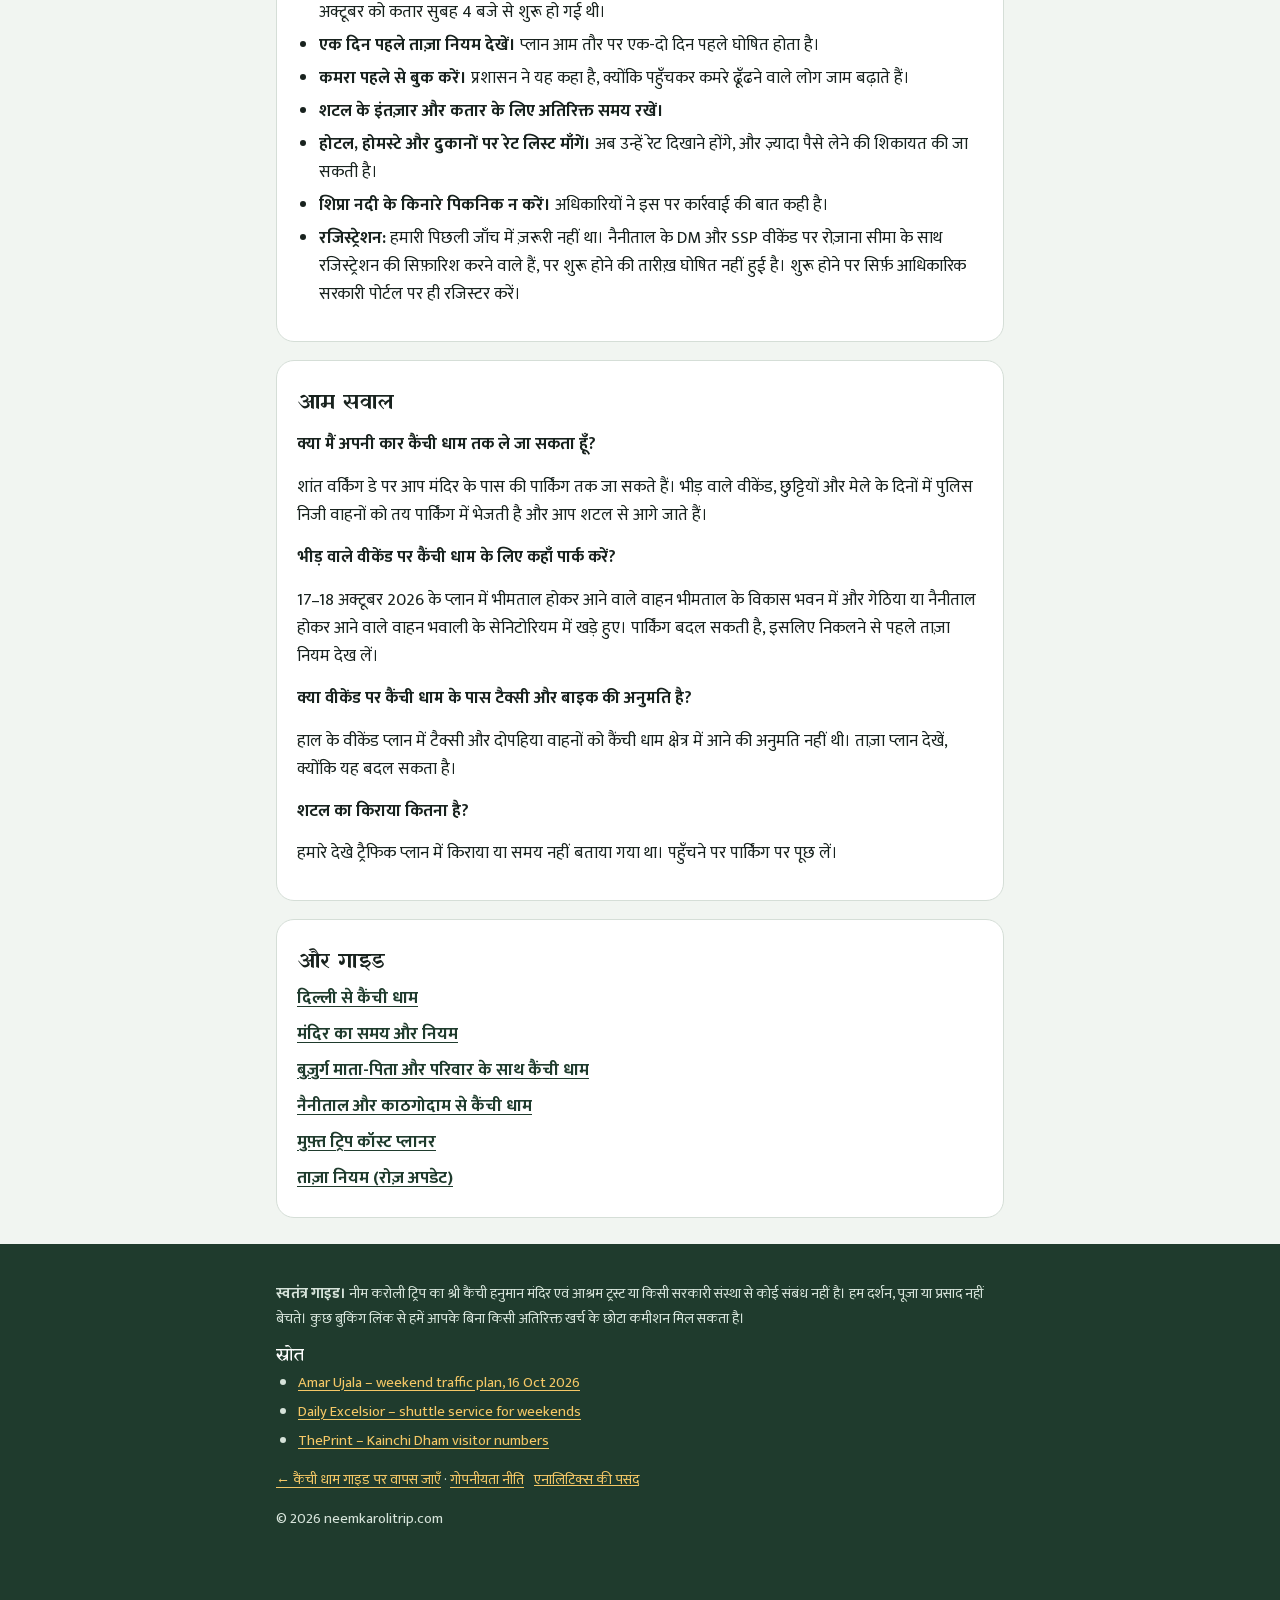
<file: hi/kainchi-dham-parking-shuttle.html>
<!doctype html>
<html lang="hi" data-lang="hi">
<head>
<meta charset="utf-8">
<meta name="viewport" content="width=device-width, initial-scale=1">
<title>कैंची धाम पार्किंग और शटल के नियम | नीम करोली ट्रिप</title>
<meta name="description" content="व्यस्त वीकेंड पर कैंची धाम के लिए गाड़ी कहाँ पार्क करें, शटल कैसे चलती है, पुलिस किन चीज़ों पर रोक लगाती है और एक उदाहरण ट्रैफ़िक प्लान।">
<link rel="canonical" href="https://neemkarolitrip.com/hi/kainchi-dham-parking-shuttle.html">
<link rel="alternate" hreflang="en" href="https://neemkarolitrip.com/kainchi-dham-parking-shuttle.html">
<link rel="alternate" hreflang="hi" href="https://neemkarolitrip.com/hi/kainchi-dham-parking-shuttle.html">
<link rel="alternate" hreflang="x-default" href="https://neemkarolitrip.com/kainchi-dham-parking-shuttle.html">
<meta name="robots" content="index, follow, max-image-preview:large">
<meta name="theme-color" content="#1F3B2D">
<script>(function(){ try { var t = localStorage.getItem("nkt-theme"); if (t === "light" || t === "dark") document.documentElement.setAttribute("data-theme", t); } catch(e){} })();</script>
<meta property="og:type" content="article">
<meta property="og:site_name" content="Neem Karoli Trip">
<meta property="og:locale" content="hi_IN">
<meta property="og:locale:alternate" content="en_IN">
<meta property="og:title" content="कैंची धाम पार्किंग और शटल के नियम | नीम करोली ट्रिप">
<meta property="og:description" content="व्यस्त वीकेंड पर कैंची धाम के लिए गाड़ी कहाँ पार्क करें, शटल कैसे चलती है, पुलिस किन चीज़ों पर रोक लगाती है और एक उदाहरण ट्रैफ़िक प्लान।">
<meta property="og:url" content="https://neemkarolitrip.com/hi/kainchi-dham-parking-shuttle.html">
<meta property="og:image" content="https://neemkarolitrip.com/og-image.jpg">
<meta name="twitter:card" content="summary_large_image">
<link rel="icon" href="/favicon.ico" sizes="48x48">
<link rel="icon" href="/favicon.svg" type="image/svg+xml">
<link rel="apple-touch-icon" href="/apple-touch-icon.png">
<link rel="manifest" href="/site.webmanifest">
<link rel="preload" href="/fonts/mukta-400-latin.woff2" as="font" type="font/woff2" crossorigin>
<link rel="preload" href="/fonts/yatra-one-latin.woff2" as="font" type="font/woff2" crossorigin>
<style>
/* Fonts hosted on this site (no third-party requests). Latin and Devanagari are split so each visitor downloads only what the page needs. */
@font-face{font-family:"Mukta";font-weight:400;font-display:swap;src:url(/fonts/mukta-400-latin.woff2) format("woff2");unicode-range:U+0000-00FF,U+0131,U+0152-0153,U+02BB-02BC,U+02C6,U+02DA,U+02DC,U+0304,U+0308,U+0329,U+2000-206F,U+20AC,U+20B9,U+2122,U+2190-2199,U+2212,U+2215,U+FEFF,U+FFFD}
@font-face{font-family:"Mukta";font-weight:400;font-display:swap;src:url(/fonts/mukta-400-deva.woff2) format("woff2");unicode-range:U+0900-097F,U+1CD0-1CF9,U+200C-200D,U+20A8,U+20F0,U+25CC,U+A830-A839,U+A8E0-A8FF}
@font-face{font-family:"Mukta";font-weight:600;font-display:swap;src:url(/fonts/mukta-600-latin.woff2) format("woff2");unicode-range:U+0000-00FF,U+0131,U+0152-0153,U+02BB-02BC,U+02C6,U+02DA,U+02DC,U+0304,U+0308,U+0329,U+2000-206F,U+20AC,U+20B9,U+2122,U+2190-2199,U+2212,U+2215,U+FEFF,U+FFFD}
@font-face{font-family:"Mukta";font-weight:600;font-display:swap;src:url(/fonts/mukta-600-deva.woff2) format("woff2");unicode-range:U+0900-097F,U+1CD0-1CF9,U+200C-200D,U+20A8,U+20F0,U+25CC,U+A830-A839,U+A8E0-A8FF}
@font-face{font-family:"Mukta";font-weight:700;font-display:swap;src:url(/fonts/mukta-700-latin.woff2) format("woff2");unicode-range:U+0000-00FF,U+0131,U+0152-0153,U+02BB-02BC,U+02C6,U+02DA,U+02DC,U+0304,U+0308,U+0329,U+2000-206F,U+20AC,U+20B9,U+2122,U+2190-2199,U+2212,U+2215,U+FEFF,U+FFFD}
@font-face{font-family:"Mukta";font-weight:700;font-display:swap;src:url(/fonts/mukta-700-deva.woff2) format("woff2");unicode-range:U+0900-097F,U+1CD0-1CF9,U+200C-200D,U+20A8,U+20F0,U+25CC,U+A830-A839,U+A8E0-A8FF}
@font-face{font-family:"Yatra One";font-display:swap;src:url(/fonts/yatra-one-latin.woff2) format("woff2");unicode-range:U+0000-00FF,U+0131,U+0152-0153,U+02BB-02BC,U+02C6,U+02DA,U+02DC,U+0304,U+0308,U+0329,U+2000-206F,U+20AC,U+20B9,U+2122,U+2190-2199,U+2212,U+2215,U+FEFF,U+FFFD}
@font-face{font-family:"Yatra One";font-display:swap;src:url(/fonts/yatra-one-deva.woff2) format("woff2");unicode-range:U+0900-097F,U+1CD0-1CF9,U+200C-200D,U+20A8,U+20F0,U+25CC,U+A830-A839,U+A8E0-A8FF}
/* Digits and the rupee sign inside Yatra One headings come from Mukta Bold, so every number looks the same */
@font-face{font-family:"Yatra One";font-display:swap;src:url(/fonts/mukta-700-latin.woff2) format("woff2");unicode-range:U+0030-0039,U+20B9}
/* Fallbacks sized to match our fonts, so text doesn't jump when the real fonts arrive */
@font-face{font-family:"Mukta Fallback";src:local("Arial"),local("Roboto"),local("Helvetica Neue"),local("Liberation Sans");size-adjust:93.8%;ascent-override:120.5%;descent-override:56.7%;line-gap-override:0%}
@font-face{font-family:"Mukta Fallback";font-weight:600 700;src:local("Arial Bold"),local("Roboto Bold"),local("Helvetica Neue Bold"),local("Liberation Sans Bold");size-adjust:92.4%;ascent-override:122.3%;descent-override:57.6%;line-gap-override:0%}
@font-face{font-family:"Yatra Fallback";src:local("Arial"),local("Roboto"),local("Helvetica Neue"),local("Liberation Sans");size-adjust:110.5%;ascent-override:89.7%;descent-override:44.1%;line-gap-override:0%}
</style>
<link rel="stylesheet" href="/guide.css?v=20261124">
<script type="application/ld+json">{"@context": "https://schema.org", "@type": "Article", "headline": "कैंची धाम पार्किंग और शटल के नियम", "description": "व्यस्त वीकेंड पर कैंची धाम के लिए गाड़ी कहाँ पार्क करें, शटल कैसे चलती है, पुलिस किन चीज़ों पर रोक लगाती है और एक उदाहरण ट्रैफ़िक प्लान।", "inLanguage": "hi", "dateModified": "2026-10-18", "mainEntityOfPage": "https://neemkarolitrip.com/hi/kainchi-dham-parking-shuttle.html", "image": "https://neemkarolitrip.com/og-image.jpg", "author": {"@type": "Organization", "name": "Neem Karoli Trip", "url": "https://neemkarolitrip.com/"}, "publisher": {"@type": "Organization", "name": "Neem Karoli Trip", "url": "https://neemkarolitrip.com/"}}</script>
<script type="application/ld+json">{"@context": "https://schema.org", "@type": "BreadcrumbList", "itemListElement": [{"@type": "ListItem", "position": 1, "name": "कैंची धाम ट्रिप गाइड", "item": "https://neemkarolitrip.com/"}, {"@type": "ListItem", "position": 2, "name": "पार्किंग और शटल के नियम", "item": "https://neemkarolitrip.com/hi/kainchi-dham-parking-shuttle.html"}]}</script>
<script type="application/ld+json">{"@context": "https://schema.org", "@type": "FAQPage", "mainEntity": [{"@type": "Question", "name": "क्या मैं अपनी कार कैंची धाम तक ले जा सकता हूँ?", "acceptedAnswer": {"@type": "Answer", "text": "शांत वर्किंग डे पर आप मंदिर के पास की पार्किंग तक जा सकते हैं। भीड़ वाले वीकेंड, छुट्टियों और मेले के दिनों में पुलिस निजी वाहनों को तय पार्किंग में भेजती है और आप शटल से आगे जाते हैं।"}}, {"@type": "Question", "name": "भीड़ वाले वीकेंड पर कैंची धाम के लिए कहाँ पार्क करें?", "acceptedAnswer": {"@type": "Answer", "text": "17–18 अक्टूबर 2026 के प्लान में भीमताल होकर आने वाले वाहन भीमताल के विकास भवन में और गेठिया या नैनीताल होकर आने वाले वाहन भवाली के सेनिटोरियम में खड़े हुए। पार्किंग बदल सकती है, इसलिए निकलने से पहले ताज़ा नियम देख लें।"}}, {"@type": "Question", "name": "क्या वीकेंड पर कैंची धाम के पास टैक्सी और बाइक की अनुमति है?", "acceptedAnswer": {"@type": "Answer", "text": "हाल के वीकेंड प्लान में टैक्सी और दोपहिया वाहनों को कैंची धाम क्षेत्र में आने की अनुमति नहीं थी। ताज़ा प्लान देखें, क्योंकि यह बदल सकता है।"}}, {"@type": "Question", "name": "शटल का किराया कितना है?", "acceptedAnswer": {"@type": "Answer", "text": "हमारे देखे ट्रैफिक प्लान में किराया या समय नहीं बताया गया था। पहुँचने पर पार्किंग पर पूछ लें।"}}]}</script>
</head>
<body>
<header class="bar">
  <div class="wrap">
    <a class="brand" href="/">
      <svg width="30" height="30" viewBox="0 0 64 64" aria-hidden="true"><rect width="64" height="64" rx="14" fill="#2C5240"/><path d="M14 50 C30 50 34 40 22 36 C10 32 24 22 40 26 C54 30 50 16 34 14" stroke="#E8A317" stroke-width="6" fill="none" stroke-linecap="round"/></svg>
      <span lang="hi">नीम करोली ट्रिप</span>
    </a>
    <nav class="lang" aria-label="Language / भाषा">
      <a href="/hi/kainchi-dham-parking-shuttle.html" hreflang="hi" lang="hi" data-to-lang="hi" aria-current="page">हिंदी</a>
      <a href="/kainchi-dham-parking-shuttle.html" hreflang="en" lang="en" data-to-lang="en">English</a>
    </nav>
  </div>
</header>

<main class="wrap">
  <nav class="crumbs" aria-label="Breadcrumb"><a href="/">कैंची धाम गाइड</a> › पार्किंग और शटल के नियम</nav>
  <h1>कैंची धाम पार्किंग और शटल के नियम</h1>
  <p class="updated">अंतिम जाँच 18 अक्टूबर 2026</p>
  <div class="lead"><p lang="hi">भीड़ वाले लगभग हर वीकेंड पर पार्किंग और शटल के नियम बदलते हैं। यह पेज बताता है कि व्यवस्था आम तौर पर कैसे चलती है और एक असली उदाहरण देता है, ताकि आपको अंदाज़ा रहे। सबसे नया प्लान हमेशा हमारे होम पेज पर <a href="/#status">ताज़ा नियम</a> में देखें।</p></div>
  <div class="quick">
<div lang="hi"><h2>संक्षेप में</h2><ul><li><b>शांत वर्किंग डे:</b> आप आम तौर पर मंदिर के पास की पार्किंग तक गाड़ी ले जा सकते हैं।</li><li><b>भीड़ वाले वीकेंड, छुट्टियाँ और मेले के दिन:</b> पुलिस निजी गाड़ियों को भीमताल या भवाली की तय पार्किंग में भेजती है और आप शटल से आगे जाते हैं।</li><li><b>शटल का किराया और समय</b> हमारे देखे प्लान में नहीं बताया गया था। पार्किंग पर पूछ लें।</li></ul></div>
  </div>
  <div class="cta">
    <a class="btn primary" href="/#planner">मेरी ट्रिप प्लान करें</a>
    <a class="btn" href="/#status">ताज़ा नियम देखें</a>
  </div>

<section class="card">
<div lang="hi"><h2>व्यवस्था कैसे चलती है</h2>
<p>जब भीड़ की उम्मीद होती है, तब नैनीताल पुलिस और ज़िला प्रशासन ट्रैफिक प्लान जारी करते हैं। गाड़ियाँ तय पार्किंग में रुकती हैं और शटल बसें व कैब यात्रियों को मंदिर तक ले जाती हैं। शटल जून के मेले में पहले से चलती थी, और प्रशासन ने कहा कि अब यह वीकेंड और त्योहारों के दिनों में चलेगी। पार्किंग से आगे यात्री टैक्सी, रोडवेज़ बस या कुमाऊँ मंडल विकास निगम (KMVN) की बस से जाते हैं।</p></div>
</section>

<section class="card">
<div lang="hi"><h2>उदाहरण: 17–18 अक्टूबर 2026 का वीकेंड</h2>
<p>नैनीताल पुलिस ने शनिवार 17 और रविवार 18 अक्टूबर के लिए यह प्लान जारी किया (अमर उजाला, 16 अक्टूबर की रिपोर्ट के अनुसार)। यह सिर्फ़ एक <b>उदाहरण</b> है और अब बीत चुका है।</p>
<ul>
<li><b>समय:</b> सुबह 5 से रात 8 बजे तक, KMU बसों, निजी बसों और चार पहिया वाहनों के लिए।</li>
<li><b>भीमताल होकर आने वाले</b> (दूसरे ज़िले और राज्य से): भीमताल के विकास भवन पार्किंग में गाड़ी खड़ी करें, फिर शटल से भवाली और कैंची धाम जाएँ।</li>
<li><b>गेठिया या नैनीताल होकर आने वाले:</b> भवाली के सेनिटोरियम पार्किंग में गाड़ी खड़ी करें, फिर शटल से मंदिर जाएँ।</li>
<li><b>टैक्सी और दोपहिया वाहनों</b> को उस वीकेंड कैंची धाम क्षेत्र और नैनीताल में आने की अनुमति नहीं थी।</li>
<li><b>आगे जाने वाले वाहनों</b> (अल्मोड़ा, जागेश्वर, बागेश्वर, पिथौरागढ़) को भीमताल, धारी और धनाचुली के रास्ते भेजा गया।</li>
</ul></div>
</section>

<section class="card">
<div lang="hi"><h2>पहले के प्लान (तुलना के लिए)</h2>
<ul>
<li><b>10–11 अक्टूबर:</b> भीमताल होकर आने वाली कारें भीमताल के विकास भवन में और गेठिया या नैनीताल होकर आने वाली कारें भवाली के सेनिटोरियम में खड़ी हुईं, वहाँ से शटल मंदिर तक गई। भारी वाहनों पर रात 3 से रात 11 बजे तक रोक थी, और टैक्सी व दोपहिया वाहनों को कैंची धाम क्षेत्र में आने नहीं दिया गया।</li>
<li><b>स्थापना दिवस मेला (जून 2026):</b> हल्द्वानी और काठगोदाम से आने वाले भीमताल और विकास भवन में रुके। नैनीताल और रामनगर से आने वाले मेट्रोपोल और DSA फ्लैट्स में रुके। वहाँ से शटल बस और कैब चलीं।</li>
</ul>
<p>हर बार तरीका यही रहता है: किनारे पर पार्क करें, फिर शटल लें। बस सटीक पार्किंग और तारीखें बदलती हैं।</p></div>
</section>

<section class="card">
<div lang="hi"><h2>इसके हिसाब से योजना कैसे बनाएँ</h2>
<ul>
<li><b>हो सके तो वर्किंग डे चुनें।</b> फ़िल्म <i>हनुमान अंश</i> के बाद भीड़ वाले दिनों में रोज़ 35,000–40,000 लोग पहुँचे, और 4 अक्टूबर को कतार सुबह 4 बजे से शुरू हो गई थी।</li>
<li><b>एक दिन पहले ताज़ा नियम देखें।</b> प्लान आम तौर पर एक-दो दिन पहले घोषित होता है।</li>
<li><b>कमरा पहले से बुक करें।</b> प्रशासन ने यह कहा है, क्योंकि पहुँचकर कमरे ढूँढने वाले लोग जाम बढ़ाते हैं।</li>
<li><b>शटल के इंतज़ार और कतार के लिए अतिरिक्त समय रखें।</b></li>
<li><b>होटल, होमस्टे और दुकानों पर रेट लिस्ट माँगें।</b> अब उन्हें रेट दिखाने होंगे, और ज़्यादा पैसे लेने की शिकायत की जा सकती है।</li>
<li><b>शिप्रा नदी के किनारे पिकनिक न करें।</b> अधिकारियों ने इस पर कार्रवाई की बात कही है।</li>
<li><b>रजिस्ट्रेशन:</b> हमारी पिछली जाँच में ज़रूरी नहीं था। नैनीताल के DM और SSP वीकेंड पर रोज़ाना सीमा के साथ रजिस्ट्रेशन की सिफ़ारिश करने वाले हैं, पर शुरू होने की तारीख़ घोषित नहीं हुई है। शुरू होने पर सिर्फ़ आधिकारिक सरकारी पोर्टल पर ही रजिस्टर करें।</li>
</ul></div>
</section>

<section class="card">
<div lang="hi"><h2>आम सवाल</h2><h3>क्या मैं अपनी कार कैंची धाम तक ले जा सकता हूँ?</h3><p>शांत वर्किंग डे पर आप मंदिर के पास की पार्किंग तक जा सकते हैं। भीड़ वाले वीकेंड, छुट्टियों और मेले के दिनों में पुलिस निजी वाहनों को तय पार्किंग में भेजती है और आप शटल से आगे जाते हैं।</p><h3>भीड़ वाले वीकेंड पर कैंची धाम के लिए कहाँ पार्क करें?</h3><p>17–18 अक्टूबर 2026 के प्लान में भीमताल होकर आने वाले वाहन भीमताल के विकास भवन में और गेठिया या नैनीताल होकर आने वाले वाहन भवाली के सेनिटोरियम में खड़े हुए। पार्किंग बदल सकती है, इसलिए निकलने से पहले ताज़ा नियम देख लें।</p><h3>क्या वीकेंड पर कैंची धाम के पास टैक्सी और बाइक की अनुमति है?</h3><p>हाल के वीकेंड प्लान में टैक्सी और दोपहिया वाहनों को कैंची धाम क्षेत्र में आने की अनुमति नहीं थी। ताज़ा प्लान देखें, क्योंकि यह बदल सकता है।</p><h3>शटल का किराया कितना है?</h3><p>हमारे देखे ट्रैफिक प्लान में किराया या समय नहीं बताया गया था। पहुँचने पर पार्किंग पर पूछ लें।</p></div>
</section>

<section class="card more"><h2>और गाइड</h2><ul><li><a href="/hi/delhi-to-kainchi-dham.html">दिल्ली से कैंची धाम</a></li><li><a href="/hi/kainchi-dham-timings.html">मंदिर का समय और नियम</a></li><li><a href="/hi/kainchi-dham-for-elderly-and-families.html">बुज़ुर्ग माता-पिता और परिवार के साथ कैंची धाम</a></li><li><a href="/hi/nainital-kathgodam-to-kainchi-dham.html">नैनीताल और काठगोदाम से कैंची धाम</a></li><li><a href="/#planner">मुफ़्त ट्रिप कॉस्ट प्लानर</a></li><li><a href="/#status">ताज़ा नियम (रोज़ अपडेट)</a></li></ul></section>
</main>

<footer>
  <div class="wrap">
    <div class="disclaimer">
      
      <p lang="hi"><b>स्वतंत्र गाइड।</b> नीम करोली ट्रिप का श्री कैंची हनुमान मंदिर एवं आश्रम ट्रस्ट या किसी सरकारी संस्था से कोई संबंध नहीं है। हम दर्शन, पूजा या प्रसाद नहीं बेचते। कुछ बुकिंग लिंक से हमें आपके बिना किसी अतिरिक्त खर्च के छोटा कमीशन मिल सकता है।</p>
    </div>
    <h2>स्रोत</h2>
    <ul><li><a href="https://www.amarujala.com/uttarakhand/nainital/police-plan-for-weekend-crowds-at-kainchi-dham-2026-10-16" target="_blank" rel="noopener">Amar Ujala – weekend traffic plan, 16 Oct 2026</a></li><li><a href="https://www.dailyexcelsior.com/to-ease-traffic-congestion-nainital-to-start-shuttle-service-for-kainchi-dham-on-weekends" target="_blank" rel="noopener">Daily Excelsior – shuttle service for weekends</a></li><li><a href="https://theprint.in/ground-reports/hanuman-ansh-kainchi-dham-pilgrimage-rush/3064018/" target="_blank" rel="noopener">ThePrint – Kainchi Dham visitor numbers</a></li></ul>
    <p><a href="/">← कैंची धाम गाइड पर वापस जाएँ</a> · <a href="/privacy.html">गोपनीयता नीति</a><button type="button" class="linkbtn" data-consent-open>एनालिटिक्स की पसंद</button></p>
    <p>© 2026 neemkarolitrip.com</p>
  </div>
</footer>

<div class="consent" id="consent" role="dialog" aria-live="polite" aria-labelledby="consent-t" hidden>
  <p id="consent-t"><span lang="hi">क्या हम Google Analytics से विज़िट गिन सकते हैं? इससे यह मुफ़्त गाइड बेहतर बनती है। हम आपका डेटा कभी नहीं बेचते। <a href="/privacy.html">गोपनीयता नीति</a></span></p>
  <div class="row">
    <button type="button" class="yes" data-consent="granted"><span lang="hi">स्वीकार करें</span></button>
    <button type="button" class="no" data-consent="denied"><span lang="hi">अस्वीकार करें</span></button>
  </div>
</div>

<script>
(function(){
  /* This page is in one language; remember it so the home page opens in the same language. */
  try { localStorage.setItem("nkt-lang", "hi"); } catch(e){}
  document.querySelectorAll("[data-to-lang]").forEach(function(a){ a.addEventListener("click", function(){ try { localStorage.setItem("nkt-lang", a.getAttribute("data-to-lang")); } catch(e){} }); });

  /* Google Analytics: loads ONLY after the visitor taps Accept (same choice as the home page, key nkt-consent). */
  var GA_ID = "G-2941KYJBNX", KEY = "nkt-consent", box = document.getElementById("consent"), loaded = false;
  window.dataLayer = window.dataLayer || [];
  function gtag(){ dataLayer.push(arguments); }
  window.gtag = gtag;
  gtag("consent", "default", {analytics_storage:"denied", ad_storage:"denied", ad_user_data:"denied", ad_personalization:"denied"});
  function load(){
    if (loaded) return; loaded = true;
    gtag("consent", "update", {analytics_storage:"granted"});
    var s = document.createElement("script"); s.async = true;
    s.src = "https://www.googletagmanager.com/gtag/js?id=" + GA_ID; document.head.appendChild(s);
    gtag("js", new Date());
    gtag("config", GA_ID, {allow_google_signals:false, allow_ad_personalization_signals:false});
  }
  function choose(v){ try { localStorage.setItem(KEY, v); } catch(e){} box.hidden = true; if (v === "granted") load(); }
  var c = null; try { c = localStorage.getItem(KEY); } catch(e){}
  if (c === "granted") load(); else if (c !== "denied") setTimeout(function(){ box.hidden = false; }, 1200);
  document.querySelectorAll("[data-consent]").forEach(function(b){ b.addEventListener("click", function(){ choose(b.getAttribute("data-consent")); }); });
  document.querySelectorAll("[data-consent-open]").forEach(function(b){ b.addEventListener("click", function(){ box.hidden = false; }); });
  document.addEventListener("click", function(e){
    var a = e.target.closest && e.target.closest("a[href]");
    if (!a || !loaded) return;
    if (/whatsapp|instagram|youtube|facebook/.test(a.hostname)) gtag("event", "social_click", {network:a.hostname.replace("www.","")});
  });
})();
</script>
</body>
</html>
</file>
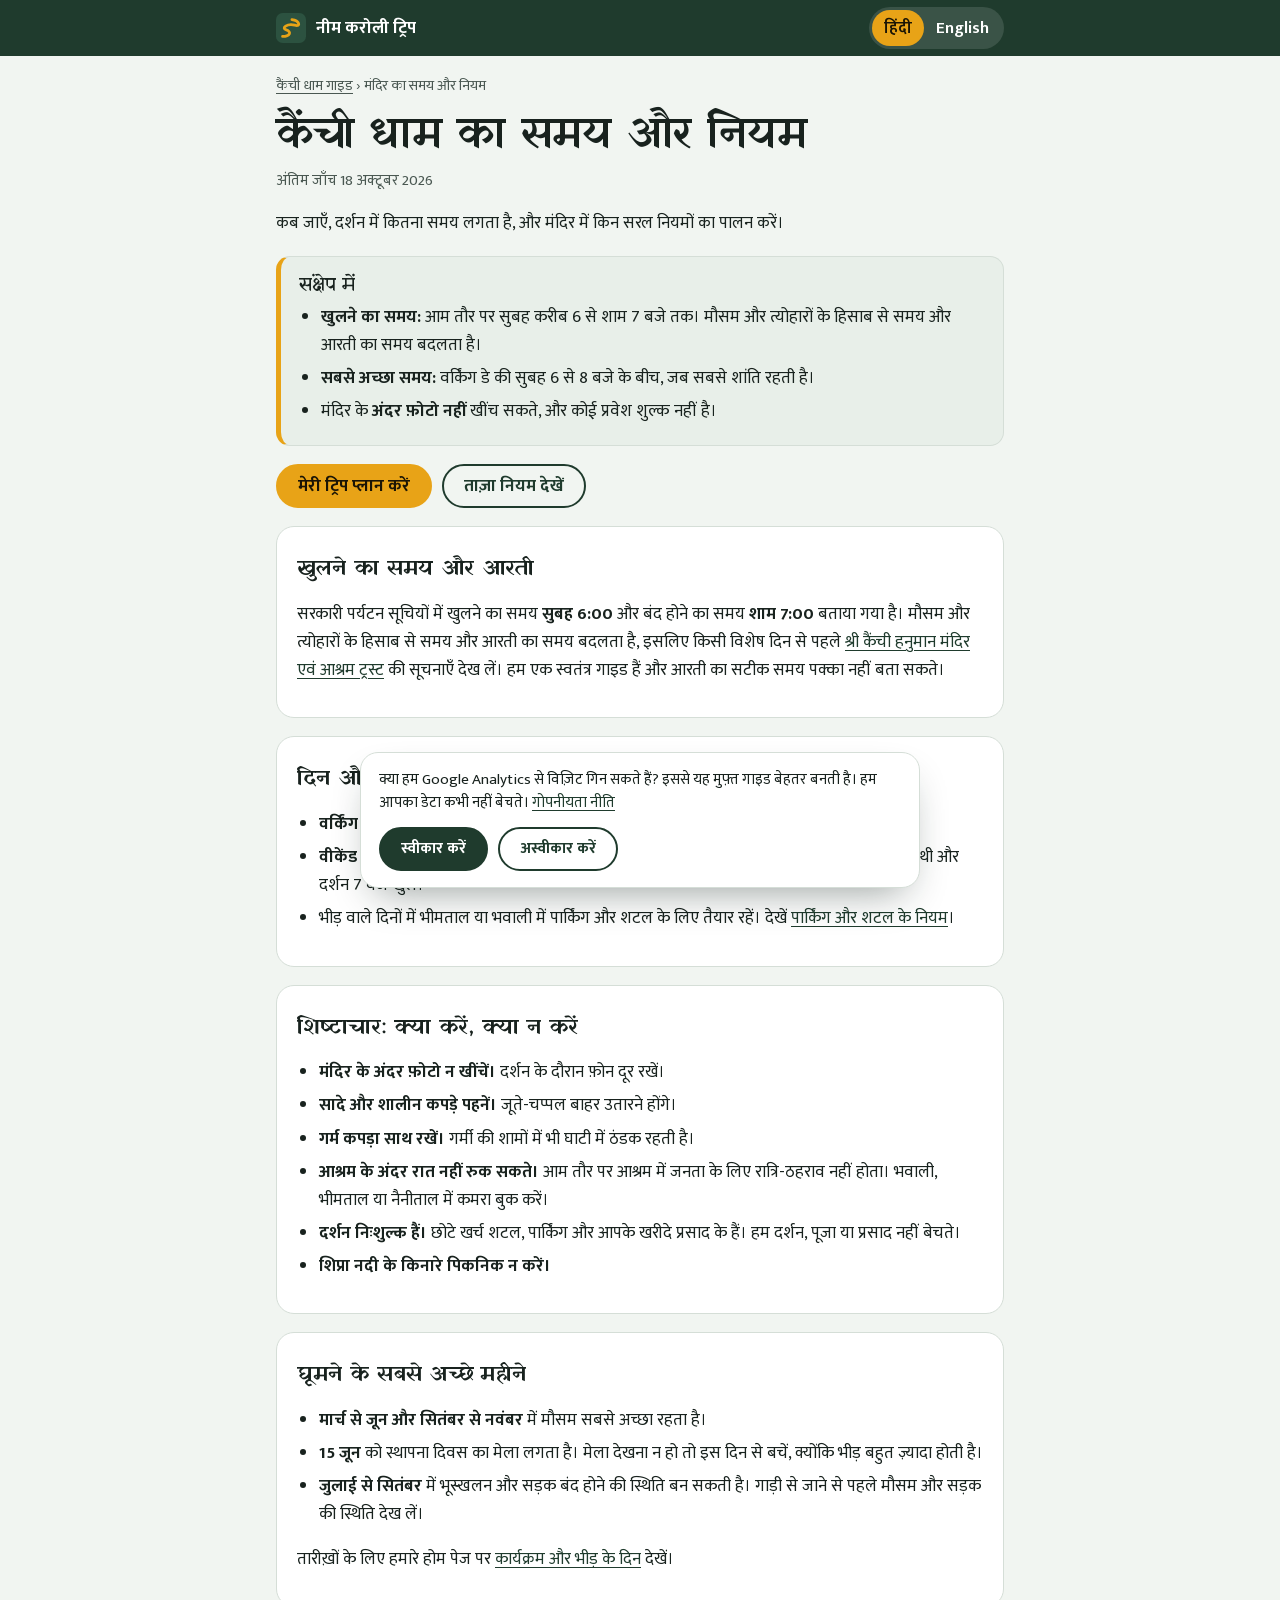
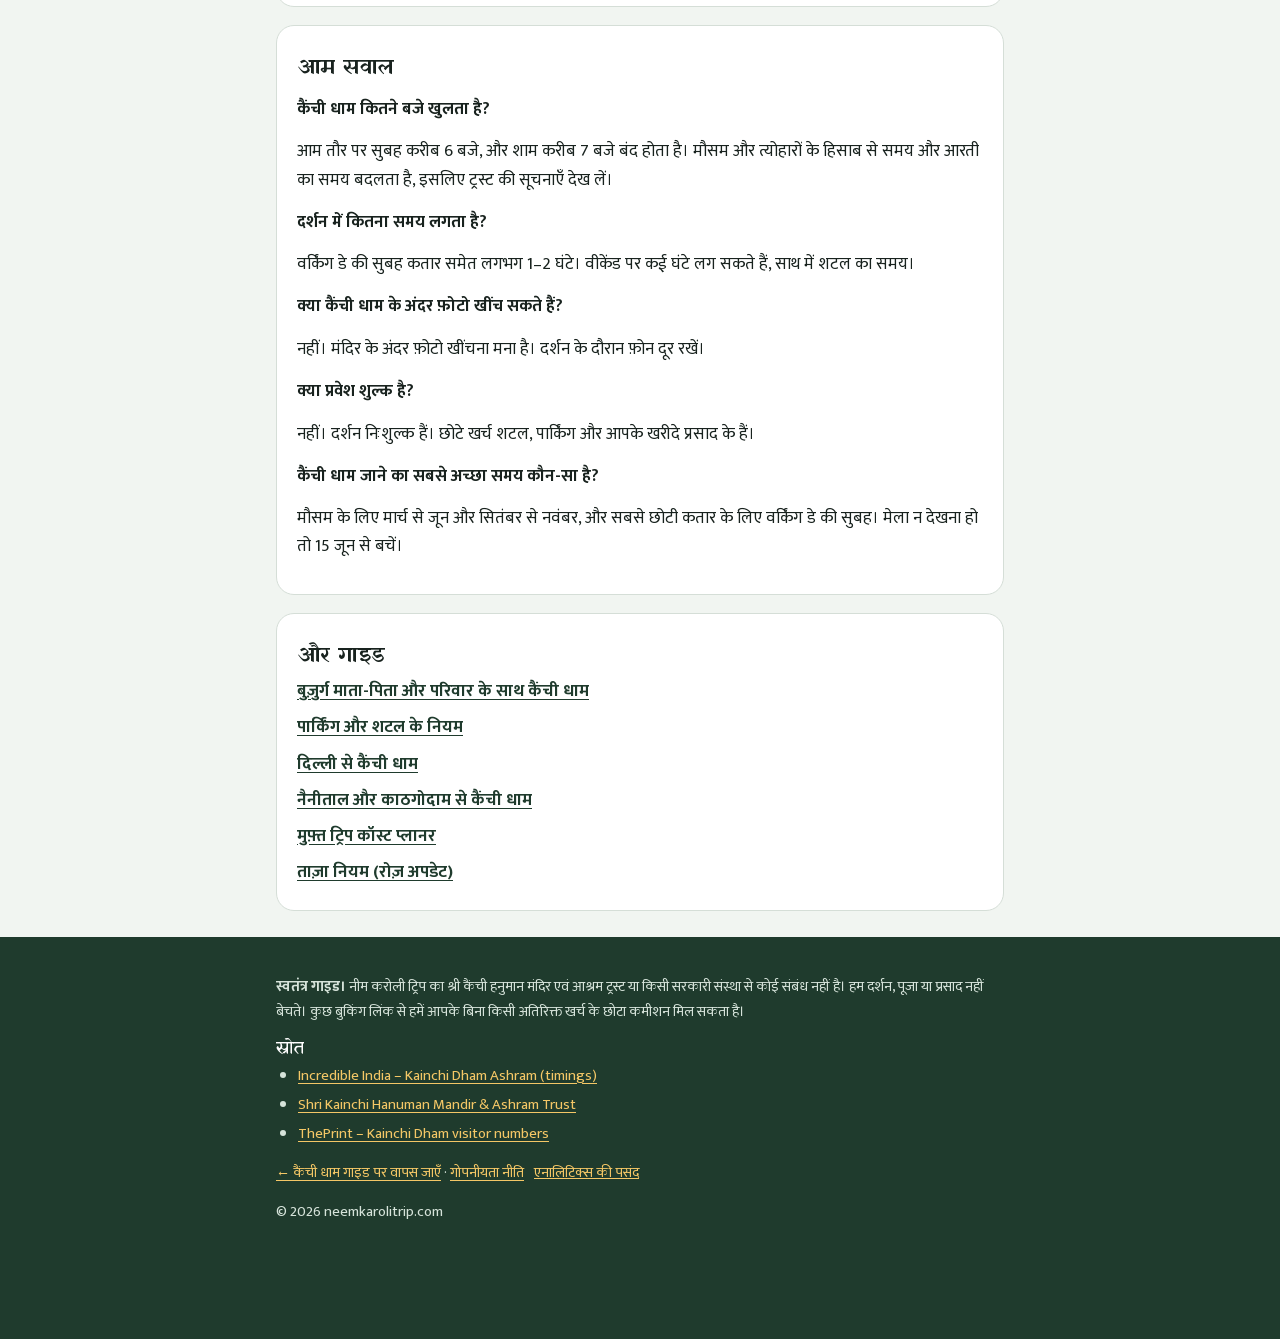
<file: hi/kainchi-dham-timings.html>
<!doctype html>
<html lang="hi" data-lang="hi">
<head>
<meta charset="utf-8">
<meta name="viewport" content="width=device-width, initial-scale=1">
<title>कैंची धाम का समय और दर्शन के नियम | नीम करोली ट्रिप</title>
<meta name="description" content="कैंची धाम लगभग सुबह 6 से शाम 7 बजे तक खुला रहता है। दर्शन का सही समय, कितना समय लगता है, फ़ोटो और कपड़ों के नियम, और घूमने के सबसे अच्छे महीने।">
<link rel="canonical" href="https://neemkarolitrip.com/hi/kainchi-dham-timings.html">
<link rel="alternate" hreflang="en" href="https://neemkarolitrip.com/kainchi-dham-timings.html">
<link rel="alternate" hreflang="hi" href="https://neemkarolitrip.com/hi/kainchi-dham-timings.html">
<link rel="alternate" hreflang="x-default" href="https://neemkarolitrip.com/kainchi-dham-timings.html">
<meta name="robots" content="index, follow, max-image-preview:large">
<meta name="theme-color" content="#1F3B2D">
<script>(function(){ try { var t = localStorage.getItem("nkt-theme"); if (t === "light" || t === "dark") document.documentElement.setAttribute("data-theme", t); } catch(e){} })();</script>
<meta property="og:type" content="article">
<meta property="og:site_name" content="Neem Karoli Trip">
<meta property="og:locale" content="hi_IN">
<meta property="og:locale:alternate" content="en_IN">
<meta property="og:title" content="कैंची धाम का समय और दर्शन के नियम | नीम करोली ट्रिप">
<meta property="og:description" content="कैंची धाम लगभग सुबह 6 से शाम 7 बजे तक खुला रहता है। दर्शन का सही समय, कितना समय लगता है, फ़ोटो और कपड़ों के नियम, और घूमने के सबसे अच्छे महीने।">
<meta property="og:url" content="https://neemkarolitrip.com/hi/kainchi-dham-timings.html">
<meta property="og:image" content="https://neemkarolitrip.com/og-image.jpg">
<meta name="twitter:card" content="summary_large_image">
<link rel="icon" href="/favicon.ico" sizes="48x48">
<link rel="icon" href="/favicon.svg" type="image/svg+xml">
<link rel="apple-touch-icon" href="/apple-touch-icon.png">
<link rel="manifest" href="/site.webmanifest">
<link rel="preload" href="/fonts/mukta-400-latin.woff2" as="font" type="font/woff2" crossorigin>
<link rel="preload" href="/fonts/yatra-one-latin.woff2" as="font" type="font/woff2" crossorigin>
<style>
/* Fonts hosted on this site (no third-party requests). Latin and Devanagari are split so each visitor downloads only what the page needs. */
@font-face{font-family:"Mukta";font-weight:400;font-display:swap;src:url(/fonts/mukta-400-latin.woff2) format("woff2");unicode-range:U+0000-00FF,U+0131,U+0152-0153,U+02BB-02BC,U+02C6,U+02DA,U+02DC,U+0304,U+0308,U+0329,U+2000-206F,U+20AC,U+20B9,U+2122,U+2190-2199,U+2212,U+2215,U+FEFF,U+FFFD}
@font-face{font-family:"Mukta";font-weight:400;font-display:swap;src:url(/fonts/mukta-400-deva.woff2) format("woff2");unicode-range:U+0900-097F,U+1CD0-1CF9,U+200C-200D,U+20A8,U+20F0,U+25CC,U+A830-A839,U+A8E0-A8FF}
@font-face{font-family:"Mukta";font-weight:600;font-display:swap;src:url(/fonts/mukta-600-latin.woff2) format("woff2");unicode-range:U+0000-00FF,U+0131,U+0152-0153,U+02BB-02BC,U+02C6,U+02DA,U+02DC,U+0304,U+0308,U+0329,U+2000-206F,U+20AC,U+20B9,U+2122,U+2190-2199,U+2212,U+2215,U+FEFF,U+FFFD}
@font-face{font-family:"Mukta";font-weight:600;font-display:swap;src:url(/fonts/mukta-600-deva.woff2) format("woff2");unicode-range:U+0900-097F,U+1CD0-1CF9,U+200C-200D,U+20A8,U+20F0,U+25CC,U+A830-A839,U+A8E0-A8FF}
@font-face{font-family:"Mukta";font-weight:700;font-display:swap;src:url(/fonts/mukta-700-latin.woff2) format("woff2");unicode-range:U+0000-00FF,U+0131,U+0152-0153,U+02BB-02BC,U+02C6,U+02DA,U+02DC,U+0304,U+0308,U+0329,U+2000-206F,U+20AC,U+20B9,U+2122,U+2190-2199,U+2212,U+2215,U+FEFF,U+FFFD}
@font-face{font-family:"Mukta";font-weight:700;font-display:swap;src:url(/fonts/mukta-700-deva.woff2) format("woff2");unicode-range:U+0900-097F,U+1CD0-1CF9,U+200C-200D,U+20A8,U+20F0,U+25CC,U+A830-A839,U+A8E0-A8FF}
@font-face{font-family:"Yatra One";font-display:swap;src:url(/fonts/yatra-one-latin.woff2) format("woff2");unicode-range:U+0000-00FF,U+0131,U+0152-0153,U+02BB-02BC,U+02C6,U+02DA,U+02DC,U+0304,U+0308,U+0329,U+2000-206F,U+20AC,U+20B9,U+2122,U+2190-2199,U+2212,U+2215,U+FEFF,U+FFFD}
@font-face{font-family:"Yatra One";font-display:swap;src:url(/fonts/yatra-one-deva.woff2) format("woff2");unicode-range:U+0900-097F,U+1CD0-1CF9,U+200C-200D,U+20A8,U+20F0,U+25CC,U+A830-A839,U+A8E0-A8FF}
/* Digits and the rupee sign inside Yatra One headings come from Mukta Bold, so every number looks the same */
@font-face{font-family:"Yatra One";font-display:swap;src:url(/fonts/mukta-700-latin.woff2) format("woff2");unicode-range:U+0030-0039,U+20B9}
/* Fallbacks sized to match our fonts, so text doesn't jump when the real fonts arrive */
@font-face{font-family:"Mukta Fallback";src:local("Arial"),local("Roboto"),local("Helvetica Neue"),local("Liberation Sans");size-adjust:93.8%;ascent-override:120.5%;descent-override:56.7%;line-gap-override:0%}
@font-face{font-family:"Mukta Fallback";font-weight:600 700;src:local("Arial Bold"),local("Roboto Bold"),local("Helvetica Neue Bold"),local("Liberation Sans Bold");size-adjust:92.4%;ascent-override:122.3%;descent-override:57.6%;line-gap-override:0%}
@font-face{font-family:"Yatra Fallback";src:local("Arial"),local("Roboto"),local("Helvetica Neue"),local("Liberation Sans");size-adjust:110.5%;ascent-override:89.7%;descent-override:44.1%;line-gap-override:0%}
</style>
<link rel="stylesheet" href="/guide.css?v=20261124">
<script type="application/ld+json">{"@context": "https://schema.org", "@type": "Article", "headline": "कैंची धाम का समय और नियम", "description": "कैंची धाम लगभग सुबह 6 से शाम 7 बजे तक खुला रहता है। दर्शन का सही समय, कितना समय लगता है, फ़ोटो और कपड़ों के नियम, और घूमने के सबसे अच्छे महीने।", "inLanguage": "hi", "dateModified": "2026-10-18", "mainEntityOfPage": "https://neemkarolitrip.com/hi/kainchi-dham-timings.html", "image": "https://neemkarolitrip.com/og-image.jpg", "author": {"@type": "Organization", "name": "Neem Karoli Trip", "url": "https://neemkarolitrip.com/"}, "publisher": {"@type": "Organization", "name": "Neem Karoli Trip", "url": "https://neemkarolitrip.com/"}}</script>
<script type="application/ld+json">{"@context": "https://schema.org", "@type": "BreadcrumbList", "itemListElement": [{"@type": "ListItem", "position": 1, "name": "कैंची धाम ट्रिप गाइड", "item": "https://neemkarolitrip.com/"}, {"@type": "ListItem", "position": 2, "name": "मंदिर का समय और नियम", "item": "https://neemkarolitrip.com/hi/kainchi-dham-timings.html"}]}</script>
<script type="application/ld+json">{"@context": "https://schema.org", "@type": "FAQPage", "mainEntity": [{"@type": "Question", "name": "कैंची धाम कितने बजे खुलता है?", "acceptedAnswer": {"@type": "Answer", "text": "आम तौर पर सुबह करीब 6 बजे, और शाम करीब 7 बजे बंद होता है। मौसम और त्योहारों के हिसाब से समय और आरती का समय बदलता है, इसलिए ट्रस्ट की सूचनाएँ देख लें।"}}, {"@type": "Question", "name": "दर्शन में कितना समय लगता है?", "acceptedAnswer": {"@type": "Answer", "text": "वर्किंग डे की सुबह कतार समेत लगभग 1–2 घंटे। वीकेंड पर कई घंटे लग सकते हैं, साथ में शटल का समय।"}}, {"@type": "Question", "name": "क्या कैंची धाम के अंदर फ़ोटो खींच सकते हैं?", "acceptedAnswer": {"@type": "Answer", "text": "नहीं। मंदिर के अंदर फ़ोटो खींचना मना है। दर्शन के दौरान फ़ोन दूर रखें।"}}, {"@type": "Question", "name": "क्या प्रवेश शुल्क है?", "acceptedAnswer": {"@type": "Answer", "text": "नहीं। दर्शन निःशुल्क हैं। छोटे खर्च शटल, पार्किंग और आपके खरीदे प्रसाद के हैं।"}}, {"@type": "Question", "name": "कैंची धाम जाने का सबसे अच्छा समय कौन-सा है?", "acceptedAnswer": {"@type": "Answer", "text": "मौसम के लिए मार्च से जून और सितंबर से नवंबर, और सबसे छोटी कतार के लिए वर्किंग डे की सुबह। मेला न देखना हो तो 15 जून से बचें।"}}]}</script>
</head>
<body>
<header class="bar">
  <div class="wrap">
    <a class="brand" href="/">
      <svg width="30" height="30" viewBox="0 0 64 64" aria-hidden="true"><rect width="64" height="64" rx="14" fill="#2C5240"/><path d="M14 50 C30 50 34 40 22 36 C10 32 24 22 40 26 C54 30 50 16 34 14" stroke="#E8A317" stroke-width="6" fill="none" stroke-linecap="round"/></svg>
      <span lang="hi">नीम करोली ट्रिप</span>
    </a>
    <nav class="lang" aria-label="Language / भाषा">
      <a href="/hi/kainchi-dham-timings.html" hreflang="hi" lang="hi" data-to-lang="hi" aria-current="page">हिंदी</a>
      <a href="/kainchi-dham-timings.html" hreflang="en" lang="en" data-to-lang="en">English</a>
    </nav>
  </div>
</header>

<main class="wrap">
  <nav class="crumbs" aria-label="Breadcrumb"><a href="/">कैंची धाम गाइड</a> › मंदिर का समय और नियम</nav>
  <h1>कैंची धाम का समय और नियम</h1>
  <p class="updated">अंतिम जाँच 18 अक्टूबर 2026</p>
  <div class="lead"><p lang="hi">कब जाएँ, दर्शन में कितना समय लगता है, और मंदिर में किन सरल नियमों का पालन करें।</p></div>
  <div class="quick">
<div lang="hi"><h2>संक्षेप में</h2><ul><li><b>खुलने का समय:</b> आम तौर पर सुबह करीब 6 से शाम 7 बजे तक। मौसम और त्योहारों के हिसाब से समय और आरती का समय बदलता है।</li><li><b>सबसे अच्छा समय:</b> वर्किंग डे की सुबह 6 से 8 बजे के बीच, जब सबसे शांति रहती है।</li><li>मंदिर के <b>अंदर फ़ोटो नहीं</b> खींच सकते, और कोई प्रवेश शुल्क नहीं है।</li></ul></div>
  </div>
  <div class="cta">
    <a class="btn primary" href="/#planner">मेरी ट्रिप प्लान करें</a>
    <a class="btn" href="/#status">ताज़ा नियम देखें</a>
  </div>

<section class="card">
<div lang="hi"><h2>खुलने का समय और आरती</h2>
<p>सरकारी पर्यटन सूचियों में खुलने का समय <b>सुबह 6:00</b> और बंद होने का समय <b>शाम 7:00</b> बताया गया है। मौसम और त्योहारों के हिसाब से समय और आरती का समय बदलता है, इसलिए किसी विशेष दिन से पहले <a href="https://shreekainchimandirtrust.org" target="_blank" rel="noopener">श्री कैंची हनुमान मंदिर एवं आश्रम ट्रस्ट</a> की सूचनाएँ देख लें। हम एक स्वतंत्र गाइड हैं और आरती का सटीक समय पक्का नहीं बता सकते।</p></div>
</section>

<section class="card">
<div lang="hi"><h2>दिन और हफ़्ते का सबसे अच्छा समय</h2>
<ul>
<li><b>वर्किंग डे की सुबह, 6 से 8 बजे,</b> सबसे शांत रहती है। कतार समेत दर्शन में लगभग 1–2 घंटे लगते हैं।</li>
<li><b>वीकेंड</b> पर कई घंटे लग सकते हैं, साथ में शटल का समय। 4 अक्टूबर को कतार सुबह 4 बजे शुरू हो गई थी और दर्शन 7 बजे खुले।</li>
<li>भीड़ वाले दिनों में भीमताल या भवाली में पार्किंग और शटल के लिए तैयार रहें। देखें <a href="/hi/kainchi-dham-parking-shuttle.html">पार्किंग और शटल के नियम</a>।</li>
</ul></div>
</section>

<section class="card">
<div lang="hi"><h2>शिष्टाचार: क्या करें, क्या न करें</h2>
<ul>
<li><b>मंदिर के अंदर फ़ोटो न खींचें।</b> दर्शन के दौरान फ़ोन दूर रखें।</li>
<li><b>सादे और शालीन कपड़े पहनें।</b> जूते-चप्पल बाहर उतारने होंगे।</li>
<li><b>गर्म कपड़ा साथ रखें।</b> गर्मी की शामों में भी घाटी में ठंडक रहती है।</li>
<li><b>आश्रम के अंदर रात नहीं रुक सकते।</b> आम तौर पर आश्रम में जनता के लिए रात्रि-ठहराव नहीं होता। भवाली, भीमताल या नैनीताल में कमरा बुक करें।</li>
<li><b>दर्शन निःशुल्क हैं।</b> छोटे खर्च शटल, पार्किंग और आपके खरीदे प्रसाद के हैं। हम दर्शन, पूजा या प्रसाद नहीं बेचते।</li>
<li><b>शिप्रा नदी के किनारे पिकनिक न करें।</b></li>
</ul></div>
</section>

<section class="card">
<div lang="hi"><h2>घूमने के सबसे अच्छे महीने</h2>
<ul>
<li><b>मार्च से जून और सितंबर से नवंबर</b> में मौसम सबसे अच्छा रहता है।</li>
<li><b>15 जून</b> को स्थापना दिवस का मेला लगता है। मेला देखना न हो तो इस दिन से बचें, क्योंकि भीड़ बहुत ज़्यादा होती है।</li>
<li><b>जुलाई से सितंबर</b> में भूस्खलन और सड़क बंद होने की स्थिति बन सकती है। गाड़ी से जाने से पहले मौसम और सड़क की स्थिति देख लें।</li>
</ul>
<p>तारीख़ों के लिए हमारे होम पेज पर <a href="/#events">कार्यक्रम और भीड़ के दिन</a> देखें।</p></div>
</section>

<section class="card">
<div lang="hi"><h2>आम सवाल</h2><h3>कैंची धाम कितने बजे खुलता है?</h3><p>आम तौर पर सुबह करीब 6 बजे, और शाम करीब 7 बजे बंद होता है। मौसम और त्योहारों के हिसाब से समय और आरती का समय बदलता है, इसलिए ट्रस्ट की सूचनाएँ देख लें।</p><h3>दर्शन में कितना समय लगता है?</h3><p>वर्किंग डे की सुबह कतार समेत लगभग 1–2 घंटे। वीकेंड पर कई घंटे लग सकते हैं, साथ में शटल का समय।</p><h3>क्या कैंची धाम के अंदर फ़ोटो खींच सकते हैं?</h3><p>नहीं। मंदिर के अंदर फ़ोटो खींचना मना है। दर्शन के दौरान फ़ोन दूर रखें।</p><h3>क्या प्रवेश शुल्क है?</h3><p>नहीं। दर्शन निःशुल्क हैं। छोटे खर्च शटल, पार्किंग और आपके खरीदे प्रसाद के हैं।</p><h3>कैंची धाम जाने का सबसे अच्छा समय कौन-सा है?</h3><p>मौसम के लिए मार्च से जून और सितंबर से नवंबर, और सबसे छोटी कतार के लिए वर्किंग डे की सुबह। मेला न देखना हो तो 15 जून से बचें।</p></div>
</section>

<section class="card more"><h2>और गाइड</h2><ul><li><a href="/hi/kainchi-dham-for-elderly-and-families.html">बुज़ुर्ग माता-पिता और परिवार के साथ कैंची धाम</a></li><li><a href="/hi/kainchi-dham-parking-shuttle.html">पार्किंग और शटल के नियम</a></li><li><a href="/hi/delhi-to-kainchi-dham.html">दिल्ली से कैंची धाम</a></li><li><a href="/hi/nainital-kathgodam-to-kainchi-dham.html">नैनीताल और काठगोदाम से कैंची धाम</a></li><li><a href="/#planner">मुफ़्त ट्रिप कॉस्ट प्लानर</a></li><li><a href="/#status">ताज़ा नियम (रोज़ अपडेट)</a></li></ul></section>
</main>

<footer>
  <div class="wrap">
    <div class="disclaimer">
      
      <p lang="hi"><b>स्वतंत्र गाइड।</b> नीम करोली ट्रिप का श्री कैंची हनुमान मंदिर एवं आश्रम ट्रस्ट या किसी सरकारी संस्था से कोई संबंध नहीं है। हम दर्शन, पूजा या प्रसाद नहीं बेचते। कुछ बुकिंग लिंक से हमें आपके बिना किसी अतिरिक्त खर्च के छोटा कमीशन मिल सकता है।</p>
    </div>
    <h2>स्रोत</h2>
    <ul><li><a href="https://www.incredibleindia.gov.in/en/uttarakhand/nainital/kainchi-dham-ashram" target="_blank" rel="noopener">Incredible India – Kainchi Dham Ashram (timings)</a></li><li><a href="https://shreekainchimandirtrust.org" target="_blank" rel="noopener">Shri Kainchi Hanuman Mandir &amp; Ashram Trust</a></li><li><a href="https://theprint.in/ground-reports/hanuman-ansh-kainchi-dham-pilgrimage-rush/3064018/" target="_blank" rel="noopener">ThePrint – Kainchi Dham visitor numbers</a></li></ul>
    <p><a href="/">← कैंची धाम गाइड पर वापस जाएँ</a> · <a href="/privacy.html">गोपनीयता नीति</a><button type="button" class="linkbtn" data-consent-open>एनालिटिक्स की पसंद</button></p>
    <p>© 2026 neemkarolitrip.com</p>
  </div>
</footer>

<div class="consent" id="consent" role="dialog" aria-live="polite" aria-labelledby="consent-t" hidden>
  <p id="consent-t"><span lang="hi">क्या हम Google Analytics से विज़िट गिन सकते हैं? इससे यह मुफ़्त गाइड बेहतर बनती है। हम आपका डेटा कभी नहीं बेचते। <a href="/privacy.html">गोपनीयता नीति</a></span></p>
  <div class="row">
    <button type="button" class="yes" data-consent="granted"><span lang="hi">स्वीकार करें</span></button>
    <button type="button" class="no" data-consent="denied"><span lang="hi">अस्वीकार करें</span></button>
  </div>
</div>

<script>
(function(){
  /* This page is in one language; remember it so the home page opens in the same language. */
  try { localStorage.setItem("nkt-lang", "hi"); } catch(e){}
  document.querySelectorAll("[data-to-lang]").forEach(function(a){ a.addEventListener("click", function(){ try { localStorage.setItem("nkt-lang", a.getAttribute("data-to-lang")); } catch(e){} }); });

  /* Google Analytics: loads ONLY after the visitor taps Accept (same choice as the home page, key nkt-consent). */
  var GA_ID = "G-2941KYJBNX", KEY = "nkt-consent", box = document.getElementById("consent"), loaded = false;
  window.dataLayer = window.dataLayer || [];
  function gtag(){ dataLayer.push(arguments); }
  window.gtag = gtag;
  gtag("consent", "default", {analytics_storage:"denied", ad_storage:"denied", ad_user_data:"denied", ad_personalization:"denied"});
  function load(){
    if (loaded) return; loaded = true;
    gtag("consent", "update", {analytics_storage:"granted"});
    var s = document.createElement("script"); s.async = true;
    s.src = "https://www.googletagmanager.com/gtag/js?id=" + GA_ID; document.head.appendChild(s);
    gtag("js", new Date());
    gtag("config", GA_ID, {allow_google_signals:false, allow_ad_personalization_signals:false});
  }
  function choose(v){ try { localStorage.setItem(KEY, v); } catch(e){} box.hidden = true; if (v === "granted") load(); }
  var c = null; try { c = localStorage.getItem(KEY); } catch(e){}
  if (c === "granted") load(); else if (c !== "denied") setTimeout(function(){ box.hidden = false; }, 1200);
  document.querySelectorAll("[data-consent]").forEach(function(b){ b.addEventListener("click", function(){ choose(b.getAttribute("data-consent")); }); });
  document.querySelectorAll("[data-consent-open]").forEach(function(b){ b.addEventListener("click", function(){ box.hidden = false; }); });
  document.addEventListener("click", function(e){
    var a = e.target.closest && e.target.closest("a[href]");
    if (!a || !loaded) return;
    if (/whatsapp|instagram|youtube|facebook/.test(a.hostname)) gtag("event", "social_click", {network:a.hostname.replace("www.","")});
  });
})();
</script>
</body>
</html>
</file>
<file: style.css>
/* Neem Karoli Trip: all page design lives here. Fonts are declared in index.html so they start loading early. */
:root{
  --pine:#1F3B2D;
  --pine-2:#2C5240;
  --marigold:#E8A317;
  --sindoor:#B9461E;
  --river:#3F6670;
  --mist:#F1F5F1;
  --paper:#FFFFFF;
  --ink:#18221E;
  --ink-2:#4A5852;
  --line:#D5DED7;
  --bg:var(--mist);
  --surface:var(--paper);
  --text:var(--ink);
  --muted:var(--ink-2);
  --accent:var(--pine);
  --accent-ink:#FFFFFF;
  --hl:var(--marigold);
  --alert:var(--sindoor);
  --radius-lg:22px;
  --radius-sm:10px;
}
@media (prefers-color-scheme: dark){
  :root:not([data-theme="light"]){
    --bg:#0F1915;
    --surface:#16231D;
    --text:#E6EDE8;
    --muted:#A7B6AE;
    --line:#2A3B33;
    --accent:#7FB79A;
    --accent-ink:#0F1915;
    --hl:#F0B73A;
    --alert:#F08A5D;
    color-scheme:dark;
  }
}
:root[data-theme="dark"]{
    --bg:#0F1915;
    --surface:#16231D;
    --text:#E6EDE8;
    --muted:#A7B6AE;
    --line:#2A3B33;
    --accent:#7FB79A;
    --accent-ink:#0F1915;
    --hl:#F0B73A;
    --alert:#F08A5D;
    color-scheme:dark;
}
*{box-sizing:border-box}
html{scroll-behavior:smooth;-webkit-text-size-adjust:100%}
@media (prefers-reduced-motion: reduce){html{scroll-behavior:auto}}
body{
  margin:0;background:var(--bg);color:var(--text);
  font-family:"Mukta","Mukta Fallback",system-ui,-apple-system,"Segoe UI",sans-serif;
  font-size:17px;line-height:1.6;
}
html[data-lang="en"] body [lang="hi"],
html[data-lang="hi"] body [lang="en"]{display:none !important}
a{color:var(--accent);text-underline-offset:3px}
a:hover{color:var(--hl)}
:focus-visible{outline:3px solid var(--hl);outline-offset:2px;border-radius:6px}
h1,h2,h3{font-family:"Yatra One","Yatra Fallback","Mukta","Mukta Fallback",serif;font-weight:400;line-height:1.2;margin:0}
h2{font-size:clamp(1.6rem,4.5vw,2.2rem);color:var(--text)}
h3{font-size:1.2rem}
p{margin:0 0 .8em}
.wrap{max-width:860px;margin:0 auto;padding:0 16px}
.sr-only{position:absolute;width:1px;height:1px;overflow:hidden;clip:rect(0 0 0 0);white-space:nowrap}

/* top bar */
.bar{position:sticky;top:0;z-index:20;background:var(--pine);color:#fff;box-shadow:0 1px 0 rgba(0,0,0,.15)}
.bar .wrap{display:flex;align-items:center;justify-content:space-between;gap:12px;min-height:56px}
.brand{display:flex;align-items:center;gap:10px;color:#fff;text-decoration:none;font-weight:700;font-size:1.05rem}
.brand svg{flex:none}
.brand:hover{color:#fff}
.lang{display:flex;background:rgba(255,255,255,.12);border-radius:999px;padding:3px}
.lang button{border:0;background:transparent;color:#fff;font:inherit;font-weight:600;padding:4px 12px;border-radius:999px;cursor:pointer}
.lang button[aria-pressed="true"]{background:var(--marigold);color:#1B1505}
.chips{background:var(--surface);border-bottom:1px solid var(--line);position:sticky;top:56px;z-index:19}
.chips-in{display:flex;align-items:center;max-width:860px;margin:0 auto}
.chips nav{display:flex;gap:8px;overflow-x:auto;padding:10px 16px;flex:1;min-width:0;scrollbar-width:none;-webkit-mask-image:linear-gradient(to right,#000 calc(100% - 26px),transparent);mask-image:linear-gradient(to right,#000 calc(100% - 26px),transparent)}
.chips nav.at-end{-webkit-mask-image:none;mask-image:none}
.chips nav::-webkit-scrollbar{display:none}
.chips a{flex:none;text-decoration:none;color:var(--text);border:1px solid var(--line);border-radius:999px;padding:4px 12px;font-size:.92rem;white-space:nowrap}
.chips a:hover{border-color:var(--accent);color:var(--accent)}

/* hero */
.hero{background:var(--pine);color:#fff;overflow:hidden}
.hero .wrap{padding-top:28px;padding-bottom:0}
.hero h1{font-size:clamp(2.1rem,8vw,3.6rem);color:#fff;max-width:8.58em}
.hero .lede{font-size:1.1rem;max-width:36ch;color:#DCE8E0;margin:14px 0 20px}
.cta{display:flex;flex-wrap:wrap;gap:10px;margin-bottom:8px}
.btn{display:inline-flex;align-items:center;justify-content:center;gap:8px;min-height:46px;padding:0 20px;border-radius:999px;font:inherit;font-weight:700;text-decoration:none;border:2px solid transparent;cursor:pointer}
.btn-main{background:var(--marigold);color:#1B1505}
.btn-main:hover{background:#F4B93A;color:#1B1505}
.btn-ghost{border-color:rgba(255,255,255,.55);color:#fff;background:transparent}
.btn-ghost:hover{border-color:#fff;color:#fff}
.hero-art{display:block;width:100%;height:auto;margin-top:12px}
.facts{display:flex;flex-wrap:wrap;gap:6px 18px;font-size:.95rem;color:#CFE0D5;padding:14px 0 22px}
.facts b{color:#fff;font-weight:700}

/* sections */
section{padding:44px 0;border-bottom:1px solid var(--line);scroll-margin-top:104px}
section:last-of-type{border-bottom:0}
.sec-head{margin-bottom:18px}
.sec-head p{color:var(--muted);margin-top:6px;max-width:60ch}

/* status */
.status{background:var(--surface);border:1px solid var(--line);border-left:6px solid var(--alert);border-radius:var(--radius-sm);padding:18px 18px 8px}
.checked{display:inline-block;font-size:.88rem;font-weight:600;color:var(--alert);margin-bottom:10px}
.status ul{list-style:none;margin:0;padding:0}
.status li{padding:12px 0;border-top:1px solid var(--line)}
.status li:first-child{border-top:0;padding-top:4px}
.status strong{display:block;font-size:1.05rem}
.src{font-size:.85rem;color:var(--muted)}

/* planner */
.planner{background:var(--surface);border:1px solid var(--line);border-radius:var(--radius-lg);padding:20px}
.field{margin-bottom:16px;border:0;padding:0}
.field > label,.field legend{display:block;font-weight:700;margin-bottom:6px;padding:0}
select,input[type=number]{width:100%;font:inherit;padding:10px 12px;border:1.5px solid var(--line);border-radius:var(--radius-sm);background:var(--bg);color:var(--text);min-height:46px}
.seg{display:flex;flex-wrap:wrap;gap:8px}
.seg label{flex:1 1 auto;position:relative}
.seg input{position:absolute;opacity:0;inset:0;cursor:pointer}
.seg label > span{display:flex;align-items:center;justify-content:center;min-height:44px;padding:6px 12px;border:1.5px solid var(--line);border-radius:var(--radius-sm);text-align:center;font-weight:600;cursor:pointer;background:var(--bg)}
.seg input:checked + span{border-color:var(--accent);background:var(--accent);color:var(--accent-ink)}
.seg input:focus-visible + span{outline:3px solid var(--hl);outline-offset:2px}
.seg input:disabled + span{opacity:.4;cursor:not-allowed}
.stepper{display:flex;align-items:center;gap:10px}
.stepper button{width:46px;height:46px;border-radius:50%;border:1.5px solid var(--line);background:var(--bg);color:var(--text);font-size:1.4rem;cursor:pointer}
.stepper output{min-width:2.5ch;text-align:center;font-size:1.3rem;font-weight:700}
.check{display:flex;gap:10px;align-items:flex-start;font-weight:600}
.check input{width:22px;height:22px;margin-top:3px;accent-color:var(--pine)}
.grid2{display:grid;gap:0 16px}
@media (min-width:640px){.grid2{grid-template-columns:1fr 1fr}}

.result{margin-top:8px;border-top:2px dashed var(--line);padding-top:18px}
.total{font-family:"Yatra One","Yatra Fallback",serif;font-size:clamp(2rem,8vw,2.8rem);color:var(--text);line-height:1.1}
.total-note{color:var(--muted);margin:4px 0 14px}
.breakdown{width:100%;border-collapse:collapse;margin-bottom:18px;font-size:.98rem}
.breakdown td{padding:8px 0;border-bottom:1px solid var(--line);vertical-align:top}
.breakdown td:last-child{text-align:right;white-space:nowrap;padding-left:12px;font-weight:600}
.breakdown small{display:block;color:var(--muted);font-weight:400}
.days{list-style:none;margin:0 0 18px;padding:0;counter-reset:d}
.days > li{position:relative;padding:0 0 14px 44px}
.days > li::before{counter-increment:d;content:counter(d);position:absolute;left:0;top:0;width:32px;height:32px;border-radius:50%;background:var(--hl);color:#1B1505;font-weight:700;display:flex;align-items:center;justify-content:center}
.days > li::after{content:"";position:absolute;left:15px;top:34px;bottom:2px;width:2px;background:var(--line)}
.days > li:last-child::after{display:none}
.days h4{margin:2px 0 4px;font-size:1.05rem}
.days ul{margin:0;padding-left:18px}
.days ul li{margin-bottom:4px}
.actions{display:flex;flex-wrap:wrap;gap:10px}
.btn-solid{background:var(--accent);color:var(--accent-ink)}
.btn-solid:hover{color:var(--accent-ink);filter:brightness(1.08)}
.btn-line{border-color:var(--accent);color:var(--accent);background:transparent}
.assume{margin-top:14px;font-size:.9rem;color:var(--muted)}
.assume summary{cursor:pointer;font-weight:600;color:var(--text)}

/* content blocks */
.routes{display:grid;gap:14px}
@media (min-width:700px){.routes{grid-template-columns:1fr 1fr}}
.route{background:var(--surface);border:1px solid var(--line);border-radius:var(--radius-sm);padding:16px}
.route h3{color:var(--accent);margin-bottom:6px}
.route ul{margin:6px 0 0;padding-left:18px}
.trains{width:100%;border-collapse:collapse;font-size:.95rem;margin-top:8px}
.trains th,.trains td{text-align:left;padding:6px 6px 6px 0;border-bottom:1px solid var(--line)}
.trains th{font-weight:700;color:var(--muted);font-size:.85rem}
.table-scroll{overflow-x:auto}

.time-big{display:flex;flex-wrap:wrap;align-items:baseline;gap:6px 14px;margin-bottom:12px}
.time-big > span{font-family:"Yatra One","Yatra Fallback",serif;font-size:2.2rem;color:var(--accent)}
.dos{display:grid;gap:10px;padding:0;margin:0;list-style:none}
.dos li{background:var(--surface);border:1px solid var(--line);border-radius:var(--radius-sm);padding:12px 14px}
.dos b{display:block}

.stays{display:grid;gap:12px}
@media (min-width:700px){.stays{grid-template-columns:repeat(2,1fr)}}
.stay{border-top:3px solid var(--hl);background:var(--surface);padding:14px 16px;border-radius:0 0 var(--radius-sm) var(--radius-sm)}
.stay h3{font-family:"Mukta","Mukta Fallback",sans-serif;font-weight:700;font-size:1.1rem}
.km{color:var(--muted);font-size:.9rem}
.price-guide{margin:16px 0;width:100%;border-collapse:collapse}
.price-guide td{padding:8px 0;border-bottom:1px solid var(--line)}
.price-guide td:last-child{text-align:right;font-weight:700}

.places{list-style:none;padding:0;margin:0;display:grid;gap:0}
.places li{display:grid;grid-template-columns:1fr auto;gap:2px 12px;padding:14px 0;border-bottom:1px solid var(--line)}
.places h3{font-family:"Mukta","Mukta Fallback",sans-serif;font-weight:700;font-size:1.08rem}
.places p{grid-column:1 / -1;margin:0;color:var(--muted)}
.places .km{white-space:nowrap}

.events{list-style:none;padding:0;margin:0}
.events li{display:grid;grid-template-columns:96px 1fr;gap:12px;padding:14px 0;border-bottom:1px solid var(--line)}
.date{font-family:"Yatra One","Yatra Fallback",serif;font-size:1.25rem;color:var(--alert);line-height:1.15}
.events h3{font-family:"Mukta","Mukta Fallback",sans-serif;font-weight:700;font-size:1.08rem}
.events p{margin:2px 0 0;color:var(--muted)}

.story p{max-width:64ch}
.story .pull{font-family:"Yatra One","Yatra Fallback",serif;max-width:39.23em;font-size:1.35rem;line-height:1.35;color:var(--accent);border-left:4px solid var(--hl);padding-left:14px;margin:18px 0}

details.faq{border-bottom:1px solid var(--line);padding:12px 0}
details.faq summary{cursor:pointer;font-weight:700;font-size:1.05rem;list-style:none;display:flex;justify-content:space-between;gap:12px}
details.faq summary::-webkit-details-marker{display:none}
details.faq summary::after{content:"+";font-size:1.4rem;line-height:1;color:var(--accent)}
details.faq[open] summary::after{content:"–"}
details.faq p{margin:8px 0 0;color:var(--muted)}

footer{background:var(--pine);color:#D6E3DA;padding:32px 0 40px;font-size:.92rem}
footer a{color:#F4C766}
footer h2{color:#fff;font-size:1.3rem;margin-bottom:8px}
footer ul{padding-left:18px;margin:6px 0 16px}
footer ul.social{list-style:none;padding:0;margin:8px 0 22px;display:flex;flex-wrap:wrap;gap:10px}
footer ul.social a{display:inline-flex;align-items:center;min-height:44px;padding:0 18px;border:2px solid #F4C766;border-radius:999px;font-weight:700;text-decoration:none}
footer ul.social a:hover{background:#F4C766;color:#1B1505}
.follow-cta{margin-top:16px;display:flex;flex-wrap:wrap;align-items:center;gap:12px 18px}
.follow-cta p{margin:0;flex:1 1 260px;font-weight:600}
.disclaimer{background:rgba(255,255,255,.07);border-radius:var(--radius-sm);padding:12px 14px;margin-bottom:18px}

/* ================================================================
   PREMIUM MOTION LAYER
   Calm & spiritual: dawn over the Kumaon ridges, the two hairpin
   bends drawn in marigold, diya lights drifting up from the Shipra.
   Everything is readable at rest; motion only adds to it.
   ================================================================ */
:root{
  --hill-0:#6E8377;  /* far Himalaya, hazy */
  --snow:#F3E6CC;    /* snow caps in sunrise light */
  --hill-1:#4A6A57;
  --hill-2:#355F4A;
  --hill-3:#24463A;
  --hill-4:#1A3327;  /* river bank */
  --ease:cubic-bezier(.2,.7,.2,1);
}
.bar{top:env(safe-area-inset-top,0px)}
.chips{top:calc(56px + env(safe-area-inset-top,0px))}
.chips a{transition:background .25s,border-color .25s,color .25s}
.chips a[aria-current="true"]{background:var(--accent);border-color:var(--accent);color:var(--accent-ink)}

/* scroll progress, sits on the bottom edge of the top bar */
.progress{position:absolute;left:0;right:0;bottom:-3px;height:3px;pointer-events:none}
.progress span{display:block;height:100%;background:linear-gradient(90deg,var(--marigold),#F4C766);transform-origin:0 50%;transform:scaleX(0);box-shadow:0 0 10px rgba(232,163,23,.55)}

/* hero */
.hero{position:relative;background:linear-gradient(180deg,#10211A 0%,var(--pine) 48%,var(--hill-4) 100%)}
.hero .scene + .wrap{padding-top:0}
.hero-copy{position:relative;z-index:2;will-change:transform,opacity}
.hero-copy > *{animation:rise .9s var(--ease) both}
.hero-copy > :nth-child(2){animation-delay:.08s}
.hero-copy > :nth-child(3){animation-delay:.16s}
.hero-copy > :nth-child(4){animation-delay:.24s}
@keyframes rise{from{opacity:0;transform:translateY(18px)}to{opacity:1;transform:none}}

.live{display:inline-flex;align-items:center;gap:8px;max-width:100%;padding:6px 14px 6px 10px;margin-bottom:14px;border-radius:999px;background:rgba(255,255,255,.08);border:1px solid rgba(255,255,255,.18);color:#F1F5F1;text-decoration:none;font-size:.92rem;line-height:1.3;-webkit-backdrop-filter:blur(6px);backdrop-filter:blur(6px)}
.live:hover{color:#fff;border-color:rgba(244,199,102,.65)}
.live .dot{flex:none;width:9px;height:9px;border-radius:50%;background:#5BD08A;animation:ping 2s infinite}
.live .tag{flex:none;font-weight:700;color:#F4C766;letter-spacing:.04em;text-transform:uppercase;font-size:.78rem}
.live-text{min-width:0;overflow:hidden;text-overflow:ellipsis;white-space:nowrap;transition:opacity .35s,transform .35s}
.live-text.out{opacity:0;transform:translateY(6px)}
@keyframes ping{0%{box-shadow:0 0 0 0 rgba(91,208,138,.55)}70%{box-shadow:0 0 0 10px rgba(91,208,138,0)}100%{box-shadow:0 0 0 0 rgba(91,208,138,0)}}

.scene{position:relative;height:clamp(220px,41vw,640px);margin-top:4px;overflow:hidden;background:linear-gradient(180deg,rgba(232,163,23,0) 0%,rgba(232,163,23,.20) 55%,rgba(185,70,30,.30) 100%)}
.scene .layer{position:absolute;left:0;bottom:0;width:100%;height:80%;will-change:transform}
.sun{position:absolute;left:56%;top:2%;width:clamp(90px,18vw,170px);aspect-ratio:1;border-radius:50%;background:radial-gradient(circle,#FFE9B0 0%,#F4C766 34%,rgba(232,163,23,.42) 56%,rgba(232,163,23,0) 72%);animation:sunrise 2.8s var(--ease) both}
@media (min-width:760px){
  .scene{height:min(32.5vw,620px)}
  .scene .layer{height:100%}
  .sun{top:6%;width:clamp(120px,13vw,200px)}
}
@keyframes sunrise{from{transform:translateY(45%);opacity:.25}to{transform:none;opacity:1}}
.road{stroke-dasharray:1;stroke-dashoffset:1;animation:draw 2.4s .5s var(--ease) forwards}
@keyframes draw{to{stroke-dashoffset:0}}
.river{stroke-dasharray:16 34;opacity:.8;animation:flow 6s linear infinite}
@keyframes flow{to{stroke-dashoffset:-100}}
.flag{transform-box:fill-box;transform-origin:0 50%;animation:wave 2.8s ease-in-out infinite}
@keyframes wave{50%{transform:scaleX(.8) skewY(-7deg)}}
.door-glow{opacity:0;animation:doorglow 4.5s 2.8s ease-in-out infinite}
@keyframes doorglow{50%{opacity:.85}}
.lights{position:absolute;inset:0;pointer-events:none}
.lights i{position:absolute;left:var(--x);bottom:7%;width:6px;height:9px;border-radius:50% 50% 50% 50%/60% 60% 40% 40%;background:radial-gradient(circle at 50% 60%,#FFF3C4 0%,#F4C766 45%,rgba(232,163,23,0) 76%);box-shadow:0 0 12px 3px rgba(244,199,102,.5);opacity:0;animation:float var(--d) var(--t) linear infinite}
@keyframes float{0%{opacity:0;transform:translate(0,0) scale(.7)}12%{opacity:.95}65%{opacity:.6}100%{opacity:0;transform:translate(16px,-160px) scale(1)}}

/* buttons */
.btn{position:relative;overflow:hidden;transition:transform .2s var(--ease),box-shadow .3s,background .3s,color .3s,border-color .3s}
.btn:active{transform:scale(.97)}
.btn-main{box-shadow:0 6px 22px -8px rgba(232,163,23,.8)}
.btn-main:hover,.btn-main:focus-visible{box-shadow:0 8px 32px -6px rgba(232,163,23,1)}
.btn-main::after{content:"";position:absolute;inset:0;pointer-events:none;background:linear-gradient(110deg,transparent 35%,rgba(255,255,255,.55) 50%,transparent 65%);transform:translateX(-130%);animation:sheen 6s 2.2s ease-in-out infinite}
@keyframes sheen{0%{transform:translateX(-130%)}22%,100%{transform:translateX(130%)}}

/* ask the guide */
.ask{padding:0 0 36px;background:linear-gradient(180deg,var(--hill-4) 0 56px,var(--bg) 56px)}
.ask-card{background:var(--surface);border:1px solid var(--line);border-radius:var(--radius-lg);padding:20px;box-shadow:0 22px 44px -24px rgba(10,20,15,.55)}
.ask-card h2{display:flex;align-items:center;gap:10px;font-size:1.45rem}
.ask-card h2 svg{flex:none}
.ask-form{display:flex;gap:8px;margin:14px 0 10px}
.ask-form input{flex:1;min-width:0;font:inherit;padding:10px 16px;border:1.5px solid var(--line);border-radius:999px;background:var(--bg);color:var(--text);min-height:48px;transition:border-color .2s,box-shadow .2s}
.ask-form input:focus{border-color:var(--hl);outline:none;box-shadow:0 0 0 4px rgba(232,163,23,.22)}
.ask-form .btn{flex:none;min-height:48px}
.ask-chips{display:flex;flex-wrap:wrap;gap:8px}
.ask-chips button{font:inherit;font-size:.92rem;border:1px solid var(--line);background:transparent;color:var(--text);border-radius:999px;padding:5px 12px;cursor:pointer;transition:border-color .2s,color .2s}
.ask-chips button:hover{border-color:var(--accent);color:var(--accent)}
.ask-out{margin-top:16px;border-top:1px dashed var(--line);padding-top:14px;min-height:5.5em}
.ask-q{font-weight:700;margin:0 0 4px;color:var(--muted)}
.ask-q::before{content:"\201C"}
.ask-q::after{content:"\201D"}
.ask-a{margin:0 0 8px;font-size:1.05rem}
.ask-a .w{display:inline-block;opacity:0;animation:wordin .4s var(--ease) forwards;animation-delay:calc(var(--n) * 22ms)}
@keyframes wordin{from{opacity:0;transform:translateY(4px);filter:blur(3px)}to{opacity:1;transform:none;filter:none}}
.ask-more{font-weight:700;font-size:.95rem}
.ask-note{font-size:.85rem;color:var(--muted);margin:12px 0 0}
.thinking{display:flex;gap:6px;margin:6px 0 0;height:1.5em;align-items:center}
.thinking span{width:7px;height:7px;border-radius:50%;background:var(--hl);animation:blink 1s infinite}
.thinking span:nth-child(2){animation-delay:.15s}
.thinking span:nth-child(3){animation-delay:.3s}
@keyframes blink{0%,100%{opacity:.25;transform:translateY(0)}50%{opacity:1;transform:translateY(-3px)}}

/* numbers */
.stats{display:grid;grid-template-columns:repeat(2,minmax(0,1fr));gap:12px}
@media (min-width:760px){.stats{grid-template-columns:repeat(4,minmax(0,1fr))}}
.stat{background:var(--surface);border:1px solid var(--line);border-radius:var(--radius-sm);padding:16px;min-width:0}
.stat .big{display:flex;flex-wrap:wrap;align-items:baseline;gap:4px 6px;font-family:"Yatra One","Yatra Fallback","Mukta","Mukta Fallback",serif;font-size:clamp(1.7rem,7vw,2.3rem);line-height:1.1;color:var(--accent);font-variant-numeric:tabular-nums}
.stat .big small{font-family:"Mukta","Mukta Fallback",system-ui,sans-serif;font-size:1rem;font-weight:700;color:var(--muted)}
.stat p{margin:6px 0 0;color:var(--muted);font-size:.95rem;line-height:1.35}

/* journey rail */
.journey{position:relative;padding-left:36px;margin:0 0 24px}
.journey::before{content:"";position:absolute;left:11px;top:10px;bottom:10px;border-left:2px dashed var(--line)}
.journey .rail{position:absolute;left:10px;top:10px;bottom:10px;width:4px;border-radius:4px;background:linear-gradient(180deg,var(--hl),var(--alert));transform-origin:50% 0;transform:scaleY(var(--p,1))}
.journey .mover{position:absolute;left:3px;top:10px;transform:translateY(calc(var(--jh,0px) * var(--p,1)));width:18px;height:18px;margin-top:-9px;border-radius:50%;background:var(--hl);box-shadow:0 0 0 5px rgba(232,163,23,.22),0 0 16px rgba(232,163,23,.7)}
.journey ol{list-style:none;margin:0;padding:0;display:grid;gap:18px}
.journey li{position:relative;min-width:0}
.journey li::before{content:"";position:absolute;left:-31px;top:6px;width:14px;height:14px;border-radius:50%;background:var(--surface);border:3px solid var(--line);transition:border-color .4s,background .4s,box-shadow .4s}
.journey li.reached::before{border-color:var(--hl);background:var(--hl);box-shadow:0 0 0 4px rgba(232,163,23,.18)}
.journey b{display:block;font-size:1.12rem}
.journey .leg{display:block;color:var(--muted)}

/* section heading ornament: the two hairpin bends */
.sec-head h2::after{content:"";display:block;width:58px;height:14px;margin-top:8px;background:url("data:image/svg+xml,%3Csvg xmlns='http://www.w3.org/2000/svg' viewBox='0 0 58 14'%3E%3Cpath d='M2 11 C12 11 15 3 22 3 C29 3 21 11 29 11 C37 11 30 3 38 3 C45 3 48 7 56 7' stroke='%23E8A317' stroke-width='3' fill='none' stroke-linecap='round'/%3E%3C/svg%3E") no-repeat 0 50%/contain}
.sec-head h2.in::after{animation:wipe 1.1s .25s var(--ease) both}
@keyframes wipe{from{clip-path:inset(0 100% 0 0)}to{clip-path:inset(0 0 0 0)}}

/* live status box */
.checked{display:inline-flex;align-items:center;gap:8px}
.checked::before{content:"";flex:none;width:9px;height:9px;border-radius:50%;background:var(--alert);animation:ping-alert 2s infinite}
@keyframes ping-alert{0%{box-shadow:0 0 0 0 rgba(185,70,30,.5)}70%{box-shadow:0 0 0 9px rgba(185,70,30,0)}100%{box-shadow:0 0 0 0 rgba(185,70,30,0)}}

/* scroll reveals (only for elements that start below the screen) */
.reveal.in{animation:reveal .95s var(--ease) both;animation-delay:calc(var(--i,0) * 90ms)}
@keyframes reveal{from{opacity:0;transform:translate3d(var(--dx,0px),48px,0) scale(.97)}to{opacity:1;transform:none}}
/* gold highlight that sweeps under key words as they scroll into view */
.hl-sweep{background:linear-gradient(transparent 60%,rgba(232,163,23,.38) 60%) no-repeat 0 0/0% 100%;transition:background-size .9s var(--ease) .15s}
.hl-sweep.lit{background-size:100% 100%}
/* sticky section titles */
.sec-head{display:contents}
.sec-head > p{max-width:60ch}
.sec-head > :last-child{margin-bottom:18px}
.sec-head h2{position:sticky;top:var(--stick,108px);z-index:6;background:var(--bg);padding:10px 0 8px;margin:0;transition:box-shadow .3s}
.sec-head h2.is-stuck{box-shadow:0 10px 14px -12px rgba(16,33,26,.35)}
.scene{transform-origin:62% 100%;will-change:transform}

@media (prefers-reduced-motion: reduce){
  *,*::before,*::after{animation:none !important;transition:none !important}
  .lights{display:none}
  .road{stroke-dashoffset:0}
}

/* micro-interactions: tap ripple, planner feedback, link toast, language fade */
.rp-host{position:relative;overflow:hidden;isolation:isolate}
.ripple{position:absolute;border-radius:50%;pointer-events:none;background:currentColor;opacity:.22;transform:scale(0);animation:ripple .6s var(--ease) forwards;z-index:-1}
@keyframes ripple{to{transform:scale(1);opacity:0}}
.stepper output.bump{animation:bump .35s var(--ease)}
@keyframes bump{40%{transform:scale(1.35);color:var(--hl)}}
.stepper button.nudge{animation:nudge .3s}
@keyframes nudge{25%{transform:translateX(-4px)}75%{transform:translateX(4px)}}
.stepper button{transition:transform .15s,border-color .2s,color .2s}
.stepper button:hover{border-color:var(--accent);color:var(--accent)}
.stepper button:active{transform:scale(.9)}
.total{font-variant-numeric:tabular-nums;transition:color .3s}
.total.rolling{color:var(--hl)}
.result .breakdown,.result .days{animation:softin .45s var(--ease)}
@keyframes softin{from{opacity:.35;transform:translateY(4px)}to{opacity:1;transform:none}}
.toast{position:fixed;left:50%;bottom:20px;z-index:70;transform:translate(-50%,24px);opacity:0;pointer-events:none;display:flex;align-items:center;gap:10px;width:max-content;max-width:calc(100vw - 32px);padding:12px 18px;border-radius:999px;background:var(--pine);color:#fff;font-weight:600;font-size:.95rem;box-shadow:0 14px 34px -12px rgba(16,33,26,.6);transition:transform .35s var(--ease),opacity .35s}
.toast.show{transform:translate(-50%,0);opacity:1}
.toast .spin{flex:none;width:16px;height:16px;border-radius:50%;border:2.5px solid rgba(244,199,102,.35);border-top-color:#F4C766;animation:spin .8s linear infinite}
@keyframes spin{to{transform:rotate(360deg)}}
::view-transition-old(root),::view-transition-new(root){animation-duration:.32s;animation-timing-function:ease}
@media (prefers-reduced-motion: reduce){.ripple,.toast .spin,.result .breakdown,.result .days{animation:none}.toast{transition:none}}

/* analytics consent banner */
.consent{position:fixed;left:12px;right:12px;bottom:12px;z-index:60;max-width:560px;margin:0 auto;background:var(--surface);color:var(--text);border:1px solid var(--line);border-radius:18px;padding:16px 18px;box-shadow:0 18px 40px -16px rgba(16,33,26,.45);font-size:.95rem;line-height:1.5;animation:rise .5s var(--ease) both}
.consent[hidden]{display:none}
.consent p{margin:0 0 12px}
.consent .row{display:flex;flex-wrap:wrap;gap:10px}
.consent button{min-height:44px;padding:0 20px;border-radius:999px;font:inherit;font-weight:700;cursor:pointer;border:2px solid var(--accent)}
.consent .yes{background:var(--accent);color:var(--accent-ink)}
.consent .no{background:transparent;color:var(--accent)}
footer .legal{display:flex;flex-wrap:wrap;gap:6px 18px;margin:0 0 10px}
footer .legal button{background:none;border:0;padding:0;font:inherit;color:#F4C766;text-decoration:underline;text-underline-offset:3px;cursor:pointer}
/* ================================================================
   ADVANCED MOTION: live sky, route map, crowd meter, card tilt
   ================================================================ */
/* --- live sky (hero follows the time in India) --- */
.stars{position:absolute;left:0;right:0;top:0;height:62%;pointer-events:none;opacity:0;transition:opacity 1.2s}
.stars i{position:absolute;left:0;top:0;width:2px;height:2px;border-radius:50%;background:#fff}
.stars i.b{animation:twinkle 3.2s ease-in-out infinite}
.stars i.c{animation:twinkle 4.6s 1.4s ease-in-out infinite}
@keyframes twinkle{50%{opacity:.25}}
.moon{position:absolute;left:66%;top:8%;width:clamp(44px,7vw,70px);aspect-ratio:1;border-radius:50%;background:radial-gradient(circle at 38% 36%,#FFFBEA 0%,#F3EBCF 55%,#D9CFAE 100%);box-shadow:0 0 30px 8px rgba(255,246,214,.28),inset -10px -6px 0 0 rgba(0,0,0,.08);opacity:0;transform:translateY(20%);transition:opacity 1.2s,transform 1.2s}
.sky-now{position:absolute;left:12px;top:10px;z-index:3;display:inline-flex;align-items:center;gap:6px;padding:4px 12px;border-radius:999px;background:rgba(10,20,16,.42);color:#F1F5F1;font-size:.82rem;font-weight:600;-webkit-backdrop-filter:blur(6px);backdrop-filter:blur(6px);pointer-events:none}
.sky-now:empty{display:none}
.hero[data-sky="dawn"]{background:linear-gradient(180deg,#141F2B 0%,#3A3644 46%,var(--hill-4) 100%);--snow:#F7D2C2;--hill-0:#7A7F86}
.hero[data-sky="dawn"] .scene{background:linear-gradient(180deg,rgba(244,160,140,0) 0%,rgba(244,150,120,.26) 55%,rgba(214,110,90,.34) 100%)}
.hero[data-sky="dawn"] .sun{top:26%;background:radial-gradient(circle,#FFE3C8 0%,#F7A27A 36%,rgba(240,130,100,.42) 58%,rgba(240,130,100,0) 72%)}
.hero[data-sky="day"]{background:linear-gradient(180deg,#163A36 0%,#2A5848 50%,var(--hill-4) 100%);--snow:#FFFFFF;--hill-0:#7C9488}
.hero[data-sky="day"] .scene{background:linear-gradient(180deg,rgba(200,230,220,0) 0%,rgba(225,235,200,.12) 55%,rgba(232,200,120,.16) 100%)}
.hero[data-sky="day"] .sun{top:-4%;background:radial-gradient(circle,#FFFDF2 0%,#FFF1BF 32%,rgba(255,236,170,.4) 56%,rgba(255,236,170,0) 72%)}
.hero[data-sky="dusk"] .scene{background:linear-gradient(180deg,rgba(232,163,23,0) 0%,rgba(232,128,40,.28) 55%,rgba(185,70,30,.44) 100%)}
.hero[data-sky="dusk"] .sun{top:24%;background:radial-gradient(circle,#FFE0A8 0%,#F29A3E 34%,rgba(220,100,40,.45) 56%,rgba(220,100,40,0) 72%)}
.hero[data-sky="night"]{background:linear-gradient(180deg,#050A10 0%,#0B1820 50%,var(--hill-4) 100%);--snow:#C3CDD6;--hill-0:#3E4C55;--hill-1:#2F463C;--hill-2:#243D33;--hill-3:#1C332A}
.hero[data-sky="night"] .scene{background:linear-gradient(180deg,rgba(20,30,60,0) 0%,rgba(30,44,80,.22) 55%,rgba(10,16,30,.34) 100%)}
.hero[data-sky="night"] .sun{opacity:0 !important}
.hero[data-sky="night"] .moon{opacity:1;transform:none}
.hero[data-sky="night"] .stars{opacity:1}
.hero[data-sky="night"] .lights i{box-shadow:0 0 16px 5px rgba(244,199,102,.65)}
.hero .sun{transition:top 1.2s var(--ease),opacity 1s}

/* --- route map --- */
:root{--map-a:#EEF2E6;--map-b:#E2EBDD;--map-hill1:#B9CDBE;--map-hill2:#93B19C;--map-snow:#FFFFFF;--map-lake:#9CC6CF;--map-text:#2B3A33}
@media (prefers-color-scheme: dark){:root:not([data-theme="light"]){--map-a:#18261F;--map-b:#1C2E25;--map-hill1:#2E473B;--map-hill2:#3A5949;--map-snow:#C9D3CC;--map-lake:#3F6670;--map-text:#D9E3DC}}
:root[data-theme="dark"]{--map-a:#18261F;--map-b:#1C2E25;--map-hill1:#2E473B;--map-hill2:#3A5949;--map-snow:#C9D3CC;--map-lake:#3F6670;--map-text:#D9E3DC}
.routemap{margin:0 0 22px;background:var(--surface);border:1px solid var(--line);border-radius:var(--radius-lg);padding:10px 10px 14px}
.rm-svg{display:block;width:100%;height:auto;max-width:640px;margin:0 auto;overflow:visible}
.rm-plain-a{stop-color:var(--map-a)} .rm-plain-b{stop-color:var(--map-b)}
.rm-hill.far{fill:var(--map-hill1)} .rm-hill.near{fill:var(--map-hill2)} .rm-snow{fill:var(--map-snow)} .rm-lake{fill:var(--map-lake)}
.rm-rail{fill:none;stroke:var(--muted);stroke-width:1.6;stroke-dasharray:2 4;opacity:.75}
.rm-road-base{fill:none;stroke:var(--line);stroke-width:5;stroke-linecap:round;stroke-linejoin:round}
.rm-road{fill:none;stroke:var(--marigold);stroke-width:5;stroke-linecap:round;stroke-linejoin:round}
.rm-road-key{stroke:var(--marigold);stroke-width:5;stroke-linecap:round}
.rm-legend text{font:600 11px "Mukta","Mukta Fallback",system-ui,sans-serif;fill:var(--map-text)}
.rm-stop circle{fill:var(--surface);stroke:var(--muted);stroke-width:2;transition:fill .35s,stroke .35s}
.rm-stop text{font:600 12.5px "Mukta","Mukta Fallback",system-ui,sans-serif;fill:var(--map-text);paint-order:stroke;stroke:var(--surface);stroke-width:3px;stroke-linejoin:round;opacity:.75;transition:opacity .35s}
.rm-stop:not(.major) text{display:none}
.rm-stop.end text{font-size:14px;font-weight:700}
.rm-stop.reached circle{fill:var(--marigold);stroke:var(--marigold)}
.rm-stop.reached text{opacity:1}
.rm-stop.reached.pop circle{animation:stopPop .5s var(--ease)}
.rm-stop.end.reached circle{fill:var(--sindoor);stroke:var(--sindoor)}
@keyframes stopPop{40%{r:9}}
.rm-car rect,.rm-car path{fill:var(--sindoor)}
.rm-car .w{fill:#1B1505}
.rm-read{display:flex;gap:12px;align-items:flex-start;max-width:640px;margin:10px auto 0;padding:0 6px}
.rm-km{flex:none;min-width:3.43em;font-family:"Yatra One","Yatra Fallback","Mukta","Mukta Fallback",serif;font-size:1.7rem;line-height:1;color:var(--accent);font-variant-numeric:tabular-nums}
.rm-km small{display:block;font-family:"Mukta","Mukta Fallback",sans-serif;font-size:.78rem;font-weight:600;color:var(--muted);margin-top:4px}
.rm-note b{display:block;font-size:1.05rem}
.rm-note span{color:var(--muted);font-size:.95rem}
.rm-fine{max-width:640px;margin:8px auto 0;padding:0 6px;font-size:.8rem;color:var(--muted)}

/* --- crowd meter --- */
.crowd{display:grid;grid-template-columns:minmax(0,190px) 1fr;gap:8px 18px;align-items:center;background:var(--surface);border:1px solid var(--line);border-radius:var(--radius-lg);padding:16px;margin:0 0 18px}
.crowd h3{grid-column:1 / -1;font-family:"Mukta","Mukta Fallback",sans-serif;font-weight:700;font-size:1.1rem;display:flex;justify-content:space-between;gap:10px;flex-wrap:wrap}
.crowd h3 small{font-weight:600;color:var(--muted);font-size:.9rem}
.gauge{width:100%;height:auto;display:block}
.gauge .seg{fill:none;stroke-width:16}
.gauge .needle{transform-origin:100px 100px;transform:rotate(-90deg);transition:transform 1.3s cubic-bezier(.34,1.4,.5,1)}
.gauge .needle path{fill:var(--text)}
.gauge .hub{fill:var(--text)}
.crowd-level{display:inline-block;font-family:"Yatra One","Yatra Fallback","Mukta","Mukta Fallback",serif;font-size:1.7rem;line-height:1.15;color:var(--text);border-bottom:5px solid var(--lvl,var(--line));padding-bottom:2px;transition:border-color .4s}
.crowd-tip{color:var(--muted);margin:4px 0 0}
.crowd-days{grid-column:1 / -1;display:flex;gap:6px;overflow-x:auto;padding:4px 2px 2px;scrollbar-width:none}
.crowd-days::-webkit-scrollbar{display:none}
.crowd-days button{flex:1 1 0;min-width:40px;display:flex;flex-direction:column;align-items:center;gap:3px;min-height:58px;padding:6px 4px;border:1.5px solid var(--line);border-radius:12px;background:var(--bg);color:var(--text);font:inherit;font-size:.82rem;font-weight:600;cursor:pointer;transition:border-color .2s,background .2s}
.crowd-days button b{font-size:1rem}
.crowd-days button i{width:22px;height:5px;border-radius:3px;background:var(--lvl)}
.crowd-days button[aria-pressed="true"]{border-color:var(--accent);background:var(--surface);box-shadow:0 0 0 2px var(--accent) inset}
.crowd-note{grid-column:1 / -1;margin:2px 0 0;font-size:.8rem;color:var(--muted)}
@media (max-width:520px){.crowd{grid-template-columns:130px 1fr}.crowd-level{font-size:1.4rem}}

/* --- card lift & tilt --- */
.reveal.in.settled{animation:none}
.tilt{position:relative;transform:perspective(900px) rotateX(var(--rx,0deg)) rotateY(var(--ry,0deg)) translateY(var(--lift,0px));transition:transform .45s var(--ease),box-shadow .45s var(--ease);will-change:transform}
.tilt.active{--lift:-5px;box-shadow:0 22px 40px -22px rgba(16,33,26,.5);transition:transform .12s linear,box-shadow .3s}
.tilt::after{content:"";position:absolute;inset:0;border-radius:inherit;pointer-events:none;background:radial-gradient(circle at var(--mx,50%) var(--my,50%),rgba(255,255,255,.22),rgba(255,255,255,0) 55%);opacity:0;transition:opacity .3s}
.tilt.active::after{opacity:1}

@media (prefers-reduced-motion: reduce){
  .stars i{animation:none}
  .gauge .needle{transition:none}
  .tilt,.tilt.active{transform:none;transition:none}
}
/* ================================================================
   PREMIUM DESIGN: theme button, glass, dark-mode glow, cinematic hero, wide layouts
   ================================================================ */
:root{--glass:rgba(255,255,255,.70);--glass-strong:rgba(255,255,255,.86);--glass-line:rgba(255,255,255,.55);--bg-glass:rgba(241,245,241,.82)}
@media (prefers-color-scheme: dark){:root:not([data-theme="light"]){--glass:rgba(22,35,29,.62);--glass-strong:rgba(22,35,29,.80);--glass-line:rgba(127,183,154,.16);--bg-glass:rgba(15,25,21,.78)}}
:root[data-theme="dark"]{--glass:rgba(22,35,29,.62);--glass-strong:rgba(22,35,29,.80);--glass-line:rgba(127,183,154,.16);--bg-glass:rgba(15,25,21,.78)}

/* theme button (sits next to the language switch) */
.bar-tools{display:flex;align-items:center;gap:8px}
.theme-btn{flex:none;width:40px;height:40px;display:grid;place-items:center;border:0;border-radius:50%;background:rgba(255,255,255,.12);color:#fff;cursor:pointer;transition:background .25s,transform .2s}
.theme-btn:hover{background:rgba(255,255,255,.22)}
.theme-btn:active{transform:scale(.92)}
.theme-btn svg{width:20px;height:20px;transition:transform .5s var(--ease),opacity .3s}
.theme-btn .moon-i{position:absolute;opacity:0;transform:rotate(-90deg) scale(.6)}
.theme-btn{position:relative}
.brand{white-space:nowrap}
@media (max-width:380px){.bar .wrap{gap:8px}.brand{gap:7px;font-size:.98rem}.brand svg{width:26px;height:26px}.theme-btn{width:34px;height:34px}.bar-tools{gap:6px}.lang button{padding:4px 9px}}
.theme-dark .theme-btn .sun-i{opacity:0;transform:rotate(90deg) scale(.6)}
.theme-dark .theme-btn .moon-i{opacity:1;transform:none}
html.theme-anim, html.theme-anim *{transition:background-color .45s ease,border-color .45s ease,color .45s ease,fill .45s ease !important}

/* glass: frosted top bar, chips, sticky titles, Ask box */
@supports ((-webkit-backdrop-filter:blur(1px)) or (backdrop-filter:blur(1px))){
  .bar{background:rgba(31,59,45,.92);-webkit-backdrop-filter:saturate(160%) blur(14px);backdrop-filter:saturate(160%) blur(14px)}
  .chips{background:var(--glass);border-bottom-color:var(--glass-line);-webkit-backdrop-filter:saturate(160%) blur(14px);backdrop-filter:saturate(160%) blur(14px)}
  .sec-head h2{background:var(--bg-glass);-webkit-backdrop-filter:blur(12px);backdrop-filter:blur(12px)}
  .ask-card{background:var(--glass-strong);border-color:var(--glass-line);-webkit-backdrop-filter:saturate(150%) blur(18px);backdrop-filter:saturate(150%) blur(18px)}
  .toast{background:rgba(31,59,45,.86);-webkit-backdrop-filter:blur(12px);backdrop-filter:blur(12px)}
}
@media (prefers-color-scheme: dark){
  :root:not([data-theme="light"]) body::before{content:"";position:fixed;inset:0;z-index:-1;pointer-events:none;background:radial-gradient(900px 520px at 8% -6%,rgba(127,183,154,.13),transparent 62%),radial-gradient(760px 480px at 108% 38%,rgba(240,183,58,.08),transparent 62%),radial-gradient(700px 520px at 40% 115%,rgba(63,102,112,.16),transparent 64%),radial-gradient(rgba(127,183,154,.07) 1px,transparent 1.4px) 0 0/22px 22px}
  :root:not([data-theme="light"]) .route,.stay,.stat,.dos li,.status,.planner,.crowd,.routemap,.ask-card,details.faq{border-color:rgba(127,183,154,.18)}
  :root:not([data-theme="light"]) .route,.stay,.stat,.dos li,.status,.planner,.crowd,.routemap{background:linear-gradient(180deg,rgba(255,255,255,.04),rgba(255,255,255,.012)),var(--surface);box-shadow:inset 0 1px 0 rgba(255,255,255,.05),0 18px 40px -28px rgba(0,0,0,.85);transition:border-color .35s,box-shadow .35s}
  :root:not([data-theme="light"]) .route:hover,.stay:hover,.stat:hover,.dos li:hover,.crowd:hover,.routemap:hover{border-color:rgba(127,183,154,.42);box-shadow:inset 0 1px 0 rgba(255,255,255,.06),0 0 0 1px rgba(127,183,154,.12),0 0 34px -8px rgba(127,183,154,.30)}
  :root:not([data-theme="light"]) main h2{text-shadow:0 0 26px rgba(127,183,154,.28)}
  :root:not([data-theme="light"]) .stat .big,.total,.rm-km{text-shadow:0 0 18px rgba(127,183,154,.35)}
  :root:not([data-theme="light"]) .chips a[aria-current="true"]{box-shadow:0 0 18px -2px rgba(127,183,154,.55)}
  :root:not([data-theme="light"]) .btn-solid{box-shadow:0 0 22px -6px rgba(127,183,154,.7)}
  :root:not([data-theme="light"]) .progress span{box-shadow:0 0 14px rgba(240,183,58,.8)}
}
:root[data-theme="dark"] body::before{content:"";position:fixed;inset:0;z-index:-1;pointer-events:none;background:radial-gradient(900px 520px at 8% -6%,rgba(127,183,154,.13),transparent 62%),radial-gradient(760px 480px at 108% 38%,rgba(240,183,58,.08),transparent 62%),radial-gradient(700px 520px at 40% 115%,rgba(63,102,112,.16),transparent 64%),radial-gradient(rgba(127,183,154,.07) 1px,transparent 1.4px) 0 0/22px 22px}
:root[data-theme="dark"] .route,.stay,.stat,.dos li,.status,.planner,.crowd,.routemap,.ask-card,details.faq{border-color:rgba(127,183,154,.18)}
:root[data-theme="dark"] .route,.stay,.stat,.dos li,.status,.planner,.crowd,.routemap{background:linear-gradient(180deg,rgba(255,255,255,.04),rgba(255,255,255,.012)),var(--surface);box-shadow:inset 0 1px 0 rgba(255,255,255,.05),0 18px 40px -28px rgba(0,0,0,.85);transition:border-color .35s,box-shadow .35s}
:root[data-theme="dark"] .route:hover,.stay:hover,.stat:hover,.dos li:hover,.crowd:hover,.routemap:hover{border-color:rgba(127,183,154,.42);box-shadow:inset 0 1px 0 rgba(255,255,255,.06),0 0 0 1px rgba(127,183,154,.12),0 0 34px -8px rgba(127,183,154,.30)}
:root[data-theme="dark"] main h2{text-shadow:0 0 26px rgba(127,183,154,.28)}
:root[data-theme="dark"] .stat .big,.total,.rm-km{text-shadow:0 0 18px rgba(127,183,154,.35)}
:root[data-theme="dark"] .chips a[aria-current="true"]{box-shadow:0 0 18px -2px rgba(127,183,154,.55)}
:root[data-theme="dark"] .btn-solid{box-shadow:0 0 22px -6px rgba(127,183,154,.7)}
:root[data-theme="dark"] .progress span{box-shadow:0 0 14px rgba(240,183,58,.8)}

/* cinematic hero on tablet and desktop */
@media (min-width:760px){
  .hero{min-height:calc(100svh - var(--stick,108px));display:flex;flex-direction:column}
  .hero-copy{flex:1 0 auto;display:flex;flex-direction:column;justify-content:center;padding-top:clamp(24px,5vh,64px) !important}
  .hero h1{font-size:clamp(2.6rem,5.4vw,4.6rem);max-width:9.19em;letter-spacing:.005em;text-shadow:0 6px 36px rgba(0,0,0,.35)}
  .hero .lede{font-size:clamp(1.1rem,1.6vw,1.3rem);max-width:42ch}
  .scene{margin-top:-10vw}
  .sky-now{top:auto;bottom:14px;left:max(12px,calc((100% - var(--wrapw,860px)) / 2 + 16px))}
  .sun::before{content:"";position:absolute;left:50%;top:50%;width:1100%;aspect-ratio:1;margin:-550% 0 0 -550%;pointer-events:none;
    background:repeating-conic-gradient(from 0deg,rgba(255,236,190,0) 0deg 7deg,rgba(255,236,190,.10) 9deg 11deg,rgba(255,236,190,0) 13deg 19deg);
    -webkit-mask:radial-gradient(circle,#000 0 10%,transparent 58%);mask:radial-gradient(circle,#000 0 10%,transparent 58%);animation:rays 160s linear infinite}
  .hero[data-sky="day"] .sun::before{opacity:.7}
  .scene .layer[data-depth]{transform-origin:50% 100%;animation:kenburns 34s ease-in-out infinite alternate}
  .scene .layer[data-depth="0.42"]{animation-duration:46s}
  .scene .layer[data-depth="0.30"]{animation-duration:40s;animation-delay:-8s}
  .scene .layer[data-depth="0.18"]{animation-duration:32s;animation-delay:-14s}
  .scene .layer[data-depth="0.08"]{animation-duration:28s;animation-delay:-4s}
}
@keyframes rays{to{rotate:360deg}}
@keyframes kenburns{from{scale:1}to{scale:1.045}}

/* wider, modern layouts: tablet and desktop */
@media (min-width:700px){
  .places{grid-template-columns:1fr 1fr;column-gap:28px}
  .dos{grid-template-columns:1fr 1fr}
}
@media (min-width:900px){
  .status ul{display:grid;grid-template-columns:1fr 1fr;column-gap:28px}
  .status li:nth-child(2){border-top:0;padding-top:4px}
}
@media (min-width:1024px){
  :root{--wrapw:1080px}
  .wrap{max-width:1080px}
  .chips-in{max-width:1080px}
  .sec-head > p{max-width:70ch}
  .stays{grid-template-columns:repeat(4,1fr)}
  .planner{display:grid;grid-template-columns:minmax(0,1fr) minmax(0,1.08fr);column-gap:32px;align-items:start}
  .planner > *{grid-column:1}
  .planner > .result{grid-column:2;grid-row:1 / span 7;margin-top:0;border-top:0;border-left:2px dashed var(--line);padding:0 0 0 28px}
  .rm-svg,.rm-read,.rm-fine{max-width:760px}
  details.faq{max-width:860px}
  .crowd{grid-template-columns:220px 1fr}
}
@media (prefers-reduced-motion: reduce){
  .scene .layer[data-depth],.sun::before{animation:none}
  html.theme-anim, html.theme-anim *{transition:none !important}
}
/* ================================================================
   SMART FEATURES: suggestions, saved plans, consent, Ask extras, PDF print
   ================================================================ */
.foryou{margin:4px 0 18px;padding:14px;border-radius:var(--radius-sm);background:linear-gradient(135deg,rgba(232,163,23,.12),rgba(127,183,154,.12));border:1px solid var(--line)}
.foryou h3{font-family:"Mukta","Mukta Fallback",sans-serif;font-weight:700;font-size:1.05rem;margin:0 0 10px}
.foryou ul{list-style:none;margin:0;padding:0;display:grid;gap:10px}
.foryou li{display:flex;gap:10px;align-items:flex-start}
.fy-i{flex:none;width:34px;height:34px;display:grid;place-items:center;border-radius:10px;background:var(--surface);font-size:1.05rem;box-shadow:0 1px 0 var(--line)}
.foryou li div b{display:block;line-height:1.3}
.foryou li div span{display:block;color:var(--muted);font-size:.95rem;line-height:1.45}
.save-ask{margin-top:12px;padding:14px 16px;border-radius:var(--radius-sm);border:1.5px solid var(--accent);background:var(--surface);animation:softin .35s var(--ease)}
.save-ask p{margin:4px 0 12px;color:var(--muted);font-size:.95rem}
.save-ask .row{display:flex;flex-wrap:wrap;gap:8px}
.saved{margin:0 0 16px;padding:14px 16px;border:1px solid var(--line);border-radius:var(--radius-lg);background:var(--surface)}
.saved h3{font-family:"Mukta","Mukta Fallback",sans-serif;font-weight:700;font-size:1.05rem;margin:0 0 6px}
.saved ul{list-style:none;margin:0;padding:0}
.saved li{display:flex;align-items:center;gap:10px;padding:10px 0;border-top:1px solid var(--line)}
.saved li:first-child{border-top:0}
.saved li div{flex:1;min-width:0}
.saved li b{display:block;font-family:"Yatra One","Yatra Fallback","Mukta","Mukta Fallback",serif;font-weight:400;font-size:1.25rem;color:var(--accent)}
.saved li span{display:block;color:var(--muted);font-size:.86rem;line-height:1.35}
.saved .btn{min-height:38px;padding:0 14px;font-size:.92rem}
.sp-del{flex:none;width:36px;height:36px;border-radius:50%;border:1px solid var(--line);background:transparent;color:var(--muted);font:inherit;cursor:pointer}
.sp-del:hover{border-color:var(--alert);color:var(--alert)}
.sp-all{margin-top:6px;background:none;border:0;padding:4px 0;color:var(--alert);text-decoration:underline;text-underline-offset:3px;font:inherit;font-size:.9rem;cursor:pointer}
.ask-recent,.ask-sugg{display:flex;flex-wrap:wrap;align-items:center;gap:8px;margin-top:10px}
.ask-sugg{margin:2px 0 12px}
.ask-recent > span,.ask-sugg > span{font-size:.88rem;color:var(--muted);font-weight:600}
.ask-recent button,.ask-sugg button{border:1.5px dashed var(--accent);background:transparent;color:var(--text);border-radius:999px;padding:4px 12px;font:inherit;font-size:.9rem;cursor:pointer}
.ask-recent button:hover,.ask-sugg button:hover{border-style:solid}
.ask-recent .rc-clear{border:0;color:var(--muted);text-decoration:underline;padding:4px 6px}
button.ask-more{background:none;border:0;padding:0;font:inherit;font-weight:700;font-size:.95rem;color:var(--accent);cursor:pointer;text-decoration:underline;text-underline-offset:3px}
.toast.nospin .spin{display:none}

#printPlan{display:none}
@media print{
  @page{margin:14mm}
  html,body{background:#fff !important}
  body > *:not(#printPlan){display:none !important}
  body::before{display:none !important}
  #printPlan{display:block;color:#18221E;font-family:"Mukta","Mukta Fallback",system-ui,sans-serif;font-size:11.5pt;line-height:1.45;-webkit-print-color-adjust:exact;print-color-adjust:exact}
  #printPlan header{display:flex;align-items:center;gap:12px;padding-bottom:10px;border-bottom:3px solid #E8A317;margin-bottom:10px}
  #printPlan header b{display:block;font-family:"Yatra One","Yatra Fallback",serif;font-size:20pt;line-height:1.1;color:#1F3B2D;font-weight:400}
  #printPlan header span{color:#4A5852}
  #printPlan h2{font-family:"Yatra One","Yatra Fallback",serif;font-weight:400;font-size:14pt;color:#1F3B2D;margin:16px 0 6px;text-shadow:none;break-after:avoid}
  #printPlan table{width:100%;border-collapse:collapse}
  #printPlan .pp-sum td{padding:4px 8px;border:1px solid #D5DED7}
  #printPlan .pp-sum td:nth-child(odd){color:#4A5852;width:16%}
  #printPlan .pp-total{font-size:12pt;margin:12px 0 6px}
  #printPlan .pp-total b{font-family:"Yatra One","Yatra Fallback",serif;font-weight:400;font-size:18pt;color:#1F3B2D}
  #printPlan .pp-total span{color:#4A5852;font-size:10pt}
  #printPlan .pp-rows td{padding:5px 0;border-bottom:1px solid #D5DED7;vertical-align:top}
  #printPlan .pp-rows td:last-child{text-align:right;font-weight:700;white-space:nowrap;padding-left:10px}
  #printPlan .pp-rows small{display:block;color:#4A5852}
  #printPlan .pp-days{padding-left:20px;margin:0}
  #printPlan .pp-days > li{margin-bottom:8px;break-inside:avoid}
  #printPlan .pp-days ul{margin:2px 0 0;padding-left:16px}
  #printPlan .pp-tips{padding-left:18px;margin:0}
  #printPlan .pp-tips li{margin-bottom:4px}
  #printPlan .pp-check{list-style:none;padding:0;margin:0;columns:2;column-gap:24px}
  #printPlan .pp-check li{margin-bottom:4px;break-inside:avoid}
  #printPlan footer{background:none;color:#4A5852;padding:8px 0 0;margin-top:18px;border-top:1px solid #D5DED7;font-size:9pt}
}
/* ================================================================
   FILTERS + RULES ALERT BAR
   ================================================================ */
.filters{display:flex;flex-wrap:wrap;gap:8px;align-items:center;margin:2px 0 14px}
.filters button{min-height:38px;padding:6px 14px;border:1.5px solid var(--line);border-radius:999px;background:var(--surface);color:var(--text);font:inherit;font-size:.92rem;font-weight:600;cursor:pointer;transition:background .25s,border-color .25s,color .25s}
.filters button:hover{border-color:var(--accent)}
.filters button[aria-pressed="true"]{background:var(--accent);border-color:var(--accent);color:var(--accent-ink)}
.f-count{font-size:.85rem;color:var(--muted);margin-left:2px}
.f-hide{display:none !important}
.f-in{animation:softin .4s var(--ease)}
.alertbar{background:linear-gradient(90deg,#9E3A17,#C9561F 55%,#D9771F);color:#fff;position:relative;z-index:3}
.alertbar[hidden]{display:none}
.alertbar .wrap{display:flex;align-items:center;gap:10px;min-height:46px;padding-top:7px;padding-bottom:7px}
.alertbar p{margin:0;flex:1;min-width:0;font-size:.95rem;line-height:1.35}
.alertbar a{color:#fff;font-weight:700;white-space:nowrap;text-underline-offset:3px}
.alertbar a:hover{color:#FFE7B8}
.ab-dot{flex:none;width:10px;height:10px;border-radius:50%;background:#FFE7B8;animation:abping 1.8s infinite}
@keyframes abping{0%{box-shadow:0 0 0 0 rgba(255,231,184,.7)}70%{box-shadow:0 0 0 9px rgba(255,231,184,0)}100%{box-shadow:0 0 0 0 rgba(255,231,184,0)}}
.ab-x{flex:none;width:34px;height:34px;border:0;border-radius:50%;background:rgba(255,255,255,.14);color:#fff;font:inherit;cursor:pointer}
.ab-x:hover{background:rgba(255,255,255,.26)}
@media (prefers-reduced-motion: reduce){.ab-dot{animation:none}.f-in{animation:none}}
/* ================================================================
   PERFORMANCE: pause hidden animations, lighter blur on phones
   ================================================================ */
.hero.hero-off *,.hero.hero-off *::before,.hero.hero-off *::after{animation-play-state:paused !important}
.tilt{will-change:auto}
.tilt.active{will-change:transform}
@media (max-width:760px){
  .sec-head h2{-webkit-backdrop-filter:none !important;backdrop-filter:none !important;background:var(--bg) !important}
  .bar{-webkit-backdrop-filter:blur(8px) !important;backdrop-filter:blur(8px) !important}
  .chips{-webkit-backdrop-filter:blur(8px) !important;backdrop-filter:blur(8px) !important}
}
/* ================================================================
   HERO: dynamic headline + interactive diya particles
   ================================================================ */
.hero h1 .wd{display:inline-block;animation:wordrise .8s var(--ease) both;animation-delay:calc(var(--k,0) * 90ms + 120ms)}
@keyframes wordrise{from{opacity:0;transform:translateY(.45em);filter:blur(6px)}to{opacity:1;transform:none;filter:none}}
.hero h1 .rot{display:inline-grid;vertical-align:top;max-width:100%;animation:wordrise .8s var(--ease) both;animation-delay:calc(var(--k,0) * 90ms + 120ms)}
.rot > span{grid-area:1 / 1;background:linear-gradient(90deg,#FFE3A0,#F4C766 40%,#E8A317);-webkit-background-clip:text;background-clip:text;color:transparent;opacity:0;transform:translateY(.35em);filter:blur(5px);transition:opacity .55s var(--ease),transform .55s var(--ease),filter .55s var(--ease)}
.rot > span.on{opacity:1;transform:none;filter:none}
.rot > span.out{opacity:0;transform:translateY(-.35em);filter:blur(5px)}
.diya-fx{position:absolute;inset:0;width:100%;height:100%;z-index:1;pointer-events:none}
.hero.fx-on .lights{display:none}
@media (prefers-reduced-motion: reduce){.hero h1 .wd,.hero h1 .rot{animation:none}.rot > span{transition:none}}
/* ================================================================
   TRIP DATE, CALENDAR, PRESETS
   ================================================================ */
input[type=date]{width:100%;font:inherit;padding:10px 12px;border:1.5px solid var(--line);border-radius:var(--radius-sm);background:var(--bg);color:var(--text);min-height:46px;color-scheme:light dark}
.date-crowd{margin:8px 0 0;font-size:.93rem;color:var(--text);line-height:1.5}
.date-crowd:empty{display:none}
.date-crowd small{color:var(--muted)}
.dc-dot{display:inline-block;width:10px;height:10px;border-radius:50%;background:var(--lvl);margin-right:6px;vertical-align:baseline}
.dc-use{margin-left:6px;border:1.5px solid var(--accent);background:transparent;color:var(--accent);border-radius:999px;padding:2px 10px;font:inherit;font-size:.85rem;font-weight:700;cursor:pointer}
.day-date{display:inline-block;margin-right:4px;padding:1px 8px;border-radius:999px;background:var(--bg);border:1px solid var(--line);font-family:"Mukta","Mukta Fallback",sans-serif;font-size:.82rem;font-weight:700;color:var(--muted);vertical-align:middle}
.cal-row{display:flex;flex-wrap:wrap;gap:8px;margin-top:10px;padding:12px;border:1px dashed var(--accent);border-radius:var(--radius-sm);animation:softin .3s var(--ease)}
.cal-row[hidden]{display:none}
.presets{display:flex;gap:8px;align-items:center;overflow-x:auto;padding:2px 2px 10px;margin:0 0 6px;scrollbar-width:none}
.presets::-webkit-scrollbar{display:none}
.pr-l{flex:none;font-size:.88rem;font-weight:700;color:var(--muted)}
.presets button{flex:none;min-height:40px;padding:6px 14px;border:1.5px solid var(--line);border-radius:999px;background:var(--surface);color:var(--text);font:inherit;font-size:.9rem;font-weight:600;cursor:pointer;white-space:nowrap;transition:border-color .2s,background .2s,color .2s}
.presets button:hover{border-color:var(--accent)}
.presets button[aria-pressed="true"]{background:var(--accent);border-color:var(--accent);color:var(--accent-ink)}
@media (min-width:1024px){.presets{flex-wrap:wrap;overflow:visible}}

/* ---------- "All" button + full section list (phones and tablets) ---------- */
.chips-all{flex:none;display:inline-flex;align-items:center;gap:6px;margin:0 14px 0 2px;min-height:38px;padding:0 13px;font:inherit;font-size:.92rem;font-weight:600;color:var(--accent-ink);background:var(--accent);border:1px solid var(--accent);border-radius:999px;cursor:pointer}
.chips-all svg{width:18px;height:18px}
.chips-all:hover{filter:brightness(1.08)}
@media (min-width:960px){.chips-all{display:none}.chips nav{-webkit-mask-image:none;mask-image:none}}
.menu-sheet{position:fixed;inset:0;z-index:65;display:flex;align-items:flex-end;justify-content:center}
.menu-sheet[hidden]{display:none}
.menu-back{position:absolute;inset:0;background:rgba(8,16,12,.55);opacity:0;transition:opacity .22s}
.menu-panel{position:relative;width:100%;max-width:560px;max-height:84vh;max-height:84dvh;overflow:auto;background:var(--surface);color:var(--text);border-radius:22px 22px 0 0;padding:6px 16px calc(18px + env(safe-area-inset-bottom,0px));box-shadow:0 -12px 40px rgba(0,0,0,.28);transform:translateY(28px);opacity:0;transition:transform .26s cubic-bezier(.2,.8,.2,1),opacity .22s}
.menu-sheet.open .menu-back{opacity:1}
.menu-sheet.open .menu-panel{transform:none;opacity:1}
.menu-grab{width:42px;height:4px;border-radius:4px;background:var(--line);margin:8px auto 4px}
.menu-head{display:flex;align-items:center;justify-content:space-between;gap:12px;padding:6px 2px 10px}
.menu-title{margin:0;font-weight:700;font-size:1.05rem}
.menu-x{flex:none;width:40px;height:40px;display:grid;place-items:center;font:inherit;font-size:1.5rem;line-height:1;color:var(--text);background:transparent;border:1px solid var(--line);border-radius:50%;cursor:pointer}
.menu-list{list-style:none;margin:0;padding:0;display:grid;grid-template-columns:1fr 1fr;gap:8px}
.menu-list a{display:flex;align-items:center;gap:10px;min-height:54px;padding:8px 12px;text-decoration:none;color:var(--text);background:var(--bg);border:1px solid var(--line);border-radius:14px;font-weight:600;line-height:1.25}
.menu-list a .mi{flex:none;font-size:1.25rem;line-height:1}
.menu-list a[aria-current="true"]{background:var(--accent);border-color:var(--accent);color:var(--accent-ink)}
.menu-list a:hover{border-color:var(--accent)}
body.menu-open{overflow:hidden}
.menu-sub{margin:16px 2px 8px;font-weight:700;color:var(--muted);font-size:.92rem}
@media (prefers-reduced-motion: reduce){.menu-back,.menu-panel{transition:none}}
@media print{.menu-sheet,.chips-all{display:none !important}}

/* ---------- Numbers use Mukta Bold (clear digits, same width so counters do not jiggle) ---------- */
.total,.time-big > span,.rm-km,.stat .big > span{font-family:"Mukta","Mukta Fallback",system-ui,sans-serif;font-weight:700;font-variant-numeric:tabular-nums lining-nums}
.rm-km{letter-spacing:-.05em}
.rm-km small{letter-spacing:0}
@media print{#printPlan .pp-total b{font-family:"Mukta","Mukta Fallback",system-ui,sans-serif;font-weight:700}}


/* ===== light effects: WebGL sky and river, card light, button and logo shine =====
   Dormant unless fx.js runs. html.fx-gl is set by fx.js and removed again if the phone cannot keep up. */
.sky-gl{position:absolute;left:0;top:0;width:100%;height:100%;z-index:0;pointer-events:none;opacity:0;transition:opacity 1.6s ease}
.river-gl{position:absolute;left:0;top:0;width:100%;height:100%;pointer-events:none;opacity:0;transition:opacity 1.6s ease}
.sky-gl.on,.river-gl.on{opacity:1}
html.fx-gl .lit{position:relative}
html.fx-gl .lit::after{content:"";position:absolute;inset:0;border-radius:inherit;pointer-events:none;opacity:var(--la,0);transition:opacity .4s;background:radial-gradient(260px circle at var(--lx,50%) var(--ly,50%),rgba(244,199,102,.2),rgba(244,199,102,.07) 45%,transparent 70%)}
html.fx-gl .btn-main::before{content:"";position:absolute;inset:0;border-radius:inherit;pointer-events:none;background:linear-gradient(115deg,rgba(255,120,160,0) 18%,rgba(255,170,90,.38) 34%,rgba(120,220,255,.38) 50%,rgba(170,140,255,.38) 66%,rgba(255,120,160,0) 82%);background-size:260% 100%;background-position:150% 0;mix-blend-mode:soft-light;animation:iridescent 7s 1.5s ease-in-out infinite}
@keyframes iridescent{0%{background-position:150% 0}45%,100%{background-position:-50% 0}}
html.fx-gl .brand{position:relative}
html.fx-gl .brand::before{content:"";position:absolute;left:0;top:50%;width:30px;height:30px;margin-top:-15px;border-radius:8px;pointer-events:none;background:linear-gradient(115deg,transparent 30%,rgba(150,230,255,.55) 44%,rgba(255,200,120,.55) 52%,rgba(190,150,255,.5) 60%,transparent 72%);background-size:320% 100%;background-position:130% 0;mix-blend-mode:overlay;animation:logoglint 9s 3s ease-in-out infinite}
@keyframes logoglint{0%{background-position:130% 0}30%,100%{background-position:-30% 0}}
@media (max-width:380px){html.fx-gl .brand::before{width:26px;height:26px;margin-top:-13px}}
@media (prefers-reduced-motion: reduce){html.fx-gl .btn-main::before,html.fx-gl .brand::before{animation:none;opacity:0}}
@media print{.sky-gl,.river-gl{display:none}}

/* ===== Glass, clay and enquiry (added) ===== */
.stat,.route,.stay{box-shadow:inset 0 1px 0 rgba(255,255,255,.7),0 12px 26px -18px rgba(16,33,26,.4)}
.route,.stat{background:linear-gradient(180deg,color-mix(in srgb,var(--surface) 92%,#fff),var(--surface))}
@media (prefers-color-scheme:dark){:root:not([data-theme="light"]) .stat,:root:not([data-theme="light"]) .route,:root:not([data-theme="light"]) .stay{box-shadow:inset 0 1px 0 rgba(255,255,255,.07),0 12px 26px -18px rgba(0,0,0,.7)}}
:root[data-theme="dark"] .stat,:root[data-theme="dark"] .route,:root[data-theme="dark"] .stay{box-shadow:inset 0 1px 0 rgba(255,255,255,.07),0 12px 26px -18px rgba(0,0,0,.7)}
@supports ((backdrop-filter:blur(1px)) or (-webkit-backdrop-filter:blur(1px))){
  @media (prefers-reduced-transparency:no-preference){
    .menu-panel{background:color-mix(in srgb,var(--surface) 84%,transparent);-webkit-backdrop-filter:blur(18px) saturate(1.4);backdrop-filter:blur(18px) saturate(1.4);border:1px solid color-mix(in srgb,#fff 35%,transparent);border-bottom:0}
    .ask-card,.consent{background:color-mix(in srgb,var(--surface) 80%,transparent);-webkit-backdrop-filter:blur(14px) saturate(1.3);backdrop-filter:blur(14px) saturate(1.3);border-color:color-mix(in srgb,#fff 40%,var(--line))}
  }
}
.sound-toggle{display:flex;align-items:center;gap:8px;width:100%;margin-top:14px;min-height:46px;padding:0 14px;font:inherit;font-weight:600;color:var(--text);background:var(--bg);border:1px solid var(--line);border-radius:14px;cursor:pointer}
.sound-toggle[aria-pressed="true"]{border-color:var(--accent)}
.sound-toggle[aria-pressed="false"] .s-on,.sound-toggle[aria-pressed="true"] .s-off{display:none}
#enquiry{padding:8px 0 40px}
.enq{background:var(--surface);border:1px solid var(--line);border-radius:var(--radius-lg);padding:18px;max-width:560px}
.enq input[type=text],.enq textarea{width:100%;font:inherit;padding:10px 12px;border:1.5px solid var(--line);border-radius:var(--radius-sm);background:var(--bg);color:var(--text);min-height:46px}
.enq textarea{resize:vertical}
.enq input:focus,.enq select:focus,.enq textarea:focus{outline:none;border-color:var(--hl);box-shadow:0 0 0 4px rgba(232,163,23,.22)}
.enq .btn{width:100%}

#enquiry[data-via="mail"] .via-wa,#enquiry[data-via="wa"] .via-mail{display:none}

/* ===== Weather and emergency help (added) ===== */
#help{padding:8px 0 28px}
.help-grid{display:grid;gap:16px}
@media (min-width:760px){.help-grid{grid-template-columns:1fr 1.3fr;align-items:start}}
.help-card{background:var(--surface);border:1px solid var(--line);border-radius:var(--radius-lg);padding:18px;min-width:0}
.help-card h3{margin:0 0 10px;font-size:1.2rem}
.help-card h4{margin:16px 0 6px;font-size:1rem;color:var(--muted)}
.help-list{list-style:none;margin:0;padding:0;display:grid;gap:8px}
.help-list li{line-height:1.45}
.help-list .tel{display:inline-block;min-width:3.2em;margin-right:6px;padding:4px 12px;border-radius:999px;background:var(--accent);color:var(--accent-ink);font-weight:800;text-decoration:none;text-align:center}
.help-note{font-size:.88rem;color:var(--muted);margin:12px 0 0}
.wx-out{min-height:1.5em;margin-bottom:12px}
.wx-now{display:flex;align-items:center;gap:12px;font-size:1.05rem}
.wx-now .ic{font-size:2.2rem;line-height:1}
.wx-now b{font-size:1.9rem}
.wx-days{display:grid;grid-template-columns:repeat(3,1fr);gap:8px;margin-top:12px}
.wx-days div{background:var(--bg);border:1px solid var(--line);border-radius:12px;padding:8px;text-align:center;font-size:.88rem}
.wx-days .ic{display:block;font-size:1.4rem}

/* Latest news strip (generated by tools/build-news.py) */
.news-strip{padding:8px 0 4px}
.news-strip h2{margin:0 0 8px}
.news-strip ul{list-style:none;margin:0 0 12px;padding:0}
.news-strip li{border-top:1px solid var(--line)}
.news-strip li:first-child{border-top:0}
.news-strip li a{display:block;padding:10px 0;color:var(--text);text-decoration:none;min-height:44px}
.news-strip time{display:block;font-size:.85rem;color:var(--ink-2)}
.news-strip li a span:last-child{font-weight:600}

/* Rule status labels and the stale-check note (Latest rules) */
.rule-legend{margin:0 0 6px;font-size:.82rem;color:var(--muted)}
.rule-tag{display:inline-block;margin:0 0 4px;padding:1px 10px;border-radius:999px;font-size:.78rem;font-weight:700;letter-spacing:.02em;border:1px solid transparent}
.rule-tag[data-state="active"]{background:#E3F1E6;color:#1D5A2E;border-color:#B9DCC1}
.rule-tag[data-state="proposed"]{background:#FDF1D6;color:#7A4E00;border-color:#EFD290}
.rule-tag[data-state="past"]{background:#ECEEED;color:#4A5852;border-color:#D5DED7}
.status li.is-past{opacity:.85}
.stale-note{margin:0 0 8px;padding:10px 12px;border-radius:10px;background:#FDF1D6;color:#5C3B00;font-size:.92rem}
@media (prefers-color-scheme: dark){:root:not([data-theme="light"]) .rule-tag[data-state="active"]{background:#17352A;color:#A6DDB7;border-color:#2C5A43}
:root:not([data-theme="light"]) .rule-tag[data-state="proposed"]{background:#3A2C0C;color:#F4CF7A;border-color:#5C4615}
:root:not([data-theme="light"]) .rule-tag[data-state="past"]{background:#22302A;color:#B9C6BF;border-color:#33443B}
:root:not([data-theme="light"]) .stale-note{background:#3A2C0C;color:#F7DFA6}}
:root[data-theme="dark"] .rule-tag[data-state="active"]{background:#17352A;color:#A6DDB7;border-color:#2C5A43}
:root[data-theme="dark"] .rule-tag[data-state="proposed"]{background:#3A2C0C;color:#F4CF7A;border-color:#5C4615}
:root[data-theme="dark"] .rule-tag[data-state="past"]{background:#22302A;color:#B9C6BF;border-color:#33443B}
:root[data-theme="dark"] .stale-note{background:#3A2C0C;color:#F7DFA6}

/* "Show more" folds (app.js part 14) */
.folded{display:none !important}
.fold-btn{display:inline-flex;align-items:center;gap:6px;min-height:44px;margin:10px 0 4px;padding:0 18px;border-radius:999px;border:2px solid var(--line);background:var(--surface);color:var(--ink);font:inherit;font-weight:700;cursor:pointer}
.fold-btn::after{content:"";width:8px;height:8px;border-right:2px solid currentColor;border-bottom:2px solid currentColor;transform:rotate(45deg) translateY(-2px);transition:transform .2s}
.fold-btn[aria-expanded="true"]::after{transform:rotate(-135deg) translateY(-2px)}
@media (prefers-reduced-motion: reduce){.fold-btn::after{transition:none}}

/* Planner result: breakdown and day plan open on tap */
.res-more{margin:12px 0 0;border:1px solid var(--line);border-radius:14px;background:var(--surface)}
.res-more > summary{min-height:48px;display:flex;align-items:center;justify-content:space-between;gap:10px;padding:0 16px;font-weight:700;cursor:pointer;list-style:none}
.res-more > summary::-webkit-details-marker{display:none}
.res-more > summary::after{content:"";flex:none;width:9px;height:9px;border-right:2px solid currentColor;border-bottom:2px solid currentColor;transform:rotate(45deg);transition:transform .2s}
.res-more[open] > summary::after{transform:rotate(-135deg)}
.res-more > .breakdown,.res-more > .days{margin:0 16px 14px}
@media (prefers-reduced-motion: reduce){.res-more > summary::after{transition:none}}
</file>
<file: guide.css>
/* Shared styles for the guide pages (delhi-to-kainchi-dham.html and friends). Fonts are declared inline in each page. */
:root{--pine:#1F3B2D;--marigold:#E8A317;--bg:#F1F5F1;--surface:#fff;--text:#18221E;--muted:#4A5852;--line:#D5DED7;--accent:#1F3B2D;--accent-ink:#fff;--soft:#E8EFE9}
@media (prefers-color-scheme: dark){:root:not([data-theme="light"]){--bg:#0F1915;--surface:#16231D;--text:#E6EDE8;--muted:#A7B6AE;--line:#2A3B33;--accent:#7FB79A;--accent-ink:#0F1915;--soft:#1B2B24;color-scheme:dark}}
:root[data-theme="dark"]{--bg:#0F1915;--surface:#16231D;--text:#E6EDE8;--muted:#A7B6AE;--line:#2A3B33;--accent:#7FB79A;--accent-ink:#0F1915;--soft:#1B2B24;color-scheme:dark}
*{box-sizing:border-box}
html{-webkit-text-size-adjust:100%}
body{margin:0;background:var(--bg);color:var(--text);font-family:"Mukta","Mukta Fallback",system-ui,-apple-system,"Segoe UI",sans-serif;font-size:17px;line-height:1.65}
html[data-lang="en"] body [lang="hi"],html[data-lang="hi"] body [lang="en"]{display:none !important}
a{color:var(--accent);text-underline-offset:3px}
:focus-visible{outline:3px solid var(--marigold);outline-offset:2px;border-radius:6px}
.wrap{max-width:760px;margin:0 auto;padding:0 16px}
.bar{position:sticky;top:0;z-index:5;background:var(--pine);color:#fff}
.bar .wrap{display:flex;align-items:center;justify-content:space-between;gap:12px;min-height:56px}
.brand{display:flex;align-items:center;gap:10px;color:#fff;text-decoration:none;font-weight:700}
.lang{display:flex;background:rgba(255,255,255,.12);border-radius:999px;padding:3px}
.lang button{border:0;background:transparent;color:#fff;font:inherit;font-weight:600;padding:4px 12px;border-radius:999px;cursor:pointer;min-height:36px}
.lang button[aria-pressed="true"]{background:var(--marigold);color:#1B1505}
h1,h2{font-family:"Yatra One","Yatra Fallback","Mukta","Mukta Fallback",serif;font-weight:400;line-height:1.2}
h1{font-size:clamp(1.9rem,7vw,2.7rem);margin:12px 0 6px}
h2{font-size:1.35rem;margin:26px 0 6px}
h3{font-size:1.05rem;margin:16px 0 2px;line-height:1.35}
.crumbs{margin:18px 0 0;font-size:.92rem;color:var(--muted)}
.crumbs a{color:var(--muted)}
.updated{color:var(--muted);margin:0 0 14px;font-size:.95rem}
.lead{font-size:1.06rem;margin:0 0 18px}
.quick{background:var(--soft);border:1px solid var(--line);border-left:5px solid var(--marigold);border-radius:14px;padding:12px 18px;margin:0 0 18px}
.quick h2{margin-top:6px;font-size:1.15rem}
.quick ul{margin:4px 0 8px}
.card{background:var(--surface);border:1px solid var(--line);border-radius:18px;padding:4px 20px 16px;margin-bottom:18px}
ul,ol{padding-left:22px}
li{margin:5px 0}
.tbl{overflow-x:auto;margin:10px 0}
table{border-collapse:collapse;width:100%;font-size:.97rem}
th,td{text-align:left;padding:8px 10px;border-bottom:1px solid var(--line);vertical-align:top}
th{background:var(--soft);font-weight:700}
.cta{display:flex;flex-wrap:wrap;gap:10px;margin:18px 0}
.btn{display:inline-flex;align-items:center;min-height:44px;padding:0 20px;border-radius:999px;border:2px solid var(--accent);background:transparent;color:var(--accent);font:inherit;font-weight:700;cursor:pointer;text-decoration:none}
.btn.primary{background:var(--marigold);border-color:var(--marigold);color:#1B1505}
.more ul{list-style:none;padding:0;margin:6px 0}
.more li{margin:8px 0}
.more a{font-weight:700}
footer{background:var(--pine);color:#D6E3DA;padding:24px 0 100px;font-size:.92rem;margin-top:26px}
footer a{color:#F4C766}
footer h2{color:#fff;font-size:1.05rem;margin:14px 0 4px}
footer ul{margin:4px 0}
footer .linkbtn{background:none;border:0;color:#F4C766;font:inherit;text-decoration:underline;cursor:pointer;padding:0;margin-left:10px}
.consent{position:fixed;left:12px;right:12px;bottom:12px;z-index:60;max-width:560px;margin:0 auto;background:var(--surface);color:var(--text);border:1px solid var(--line);border-radius:18px;padding:16px 18px;box-shadow:0 18px 40px -16px rgba(16,33,26,.45);font-size:.95rem;line-height:1.5}
.consent[hidden]{display:none}
.consent p{margin:0 0 12px}
.consent .row{display:flex;flex-wrap:wrap;gap:10px}
.consent button{min-height:44px;padding:0 20px;border-radius:999px;font:inherit;font-weight:700;cursor:pointer;border:2px solid var(--accent)}
.consent .yes{background:var(--accent);color:var(--accent-ink)}
.consent .no{background:transparent;color:var(--accent)}
@media print{.bar,.cta,.consent,footer .linkbtn{display:none}}

/* News page */
.tabs{display:flex;flex-wrap:wrap;gap:8px;margin:6px 0 16px}
.tab{min-height:44px;padding:0 18px;border-radius:999px;border:2px solid var(--accent);background:transparent;color:var(--accent);font:inherit;font-weight:700;cursor:pointer}
.tab[aria-pressed="true"]{background:var(--accent);color:var(--accent-ink)}
.post[hidden]{display:none}
.post h2{margin-top:4px}
.post-meta{margin:14px 0 0;color:var(--muted);font-size:.92rem}
.pill{display:inline-block;background:var(--soft);border:1px solid var(--line);border-radius:999px;padding:0 10px;font-weight:700;color:var(--text)}
.post-tip{background:var(--soft);border-radius:12px;padding:8px 12px}
.post-src{font-size:.88rem;color:var(--muted)}
.post-act{display:flex;flex-wrap:wrap;gap:16px;align-items:center;margin-bottom:0}
.note{color:var(--muted);font-size:.92rem}
.post .linkbtn{background:none;border:0;color:var(--accent);font:inherit;font-weight:700;text-decoration:underline;cursor:pointer;padding:0;min-height:44px}

/* Language switch on single-language guide pages (links between /x.html and /hi/x.html) */
.lang a{display:inline-flex;align-items:center;color:#fff;text-decoration:none;font-weight:600;padding:4px 12px;border-radius:999px;min-height:36px}
.lang a[aria-current="page"]{background:var(--marigold);color:#1B1505}
html .bar .lang a[data-to-lang]{display:inline-flex !important}
</file>
